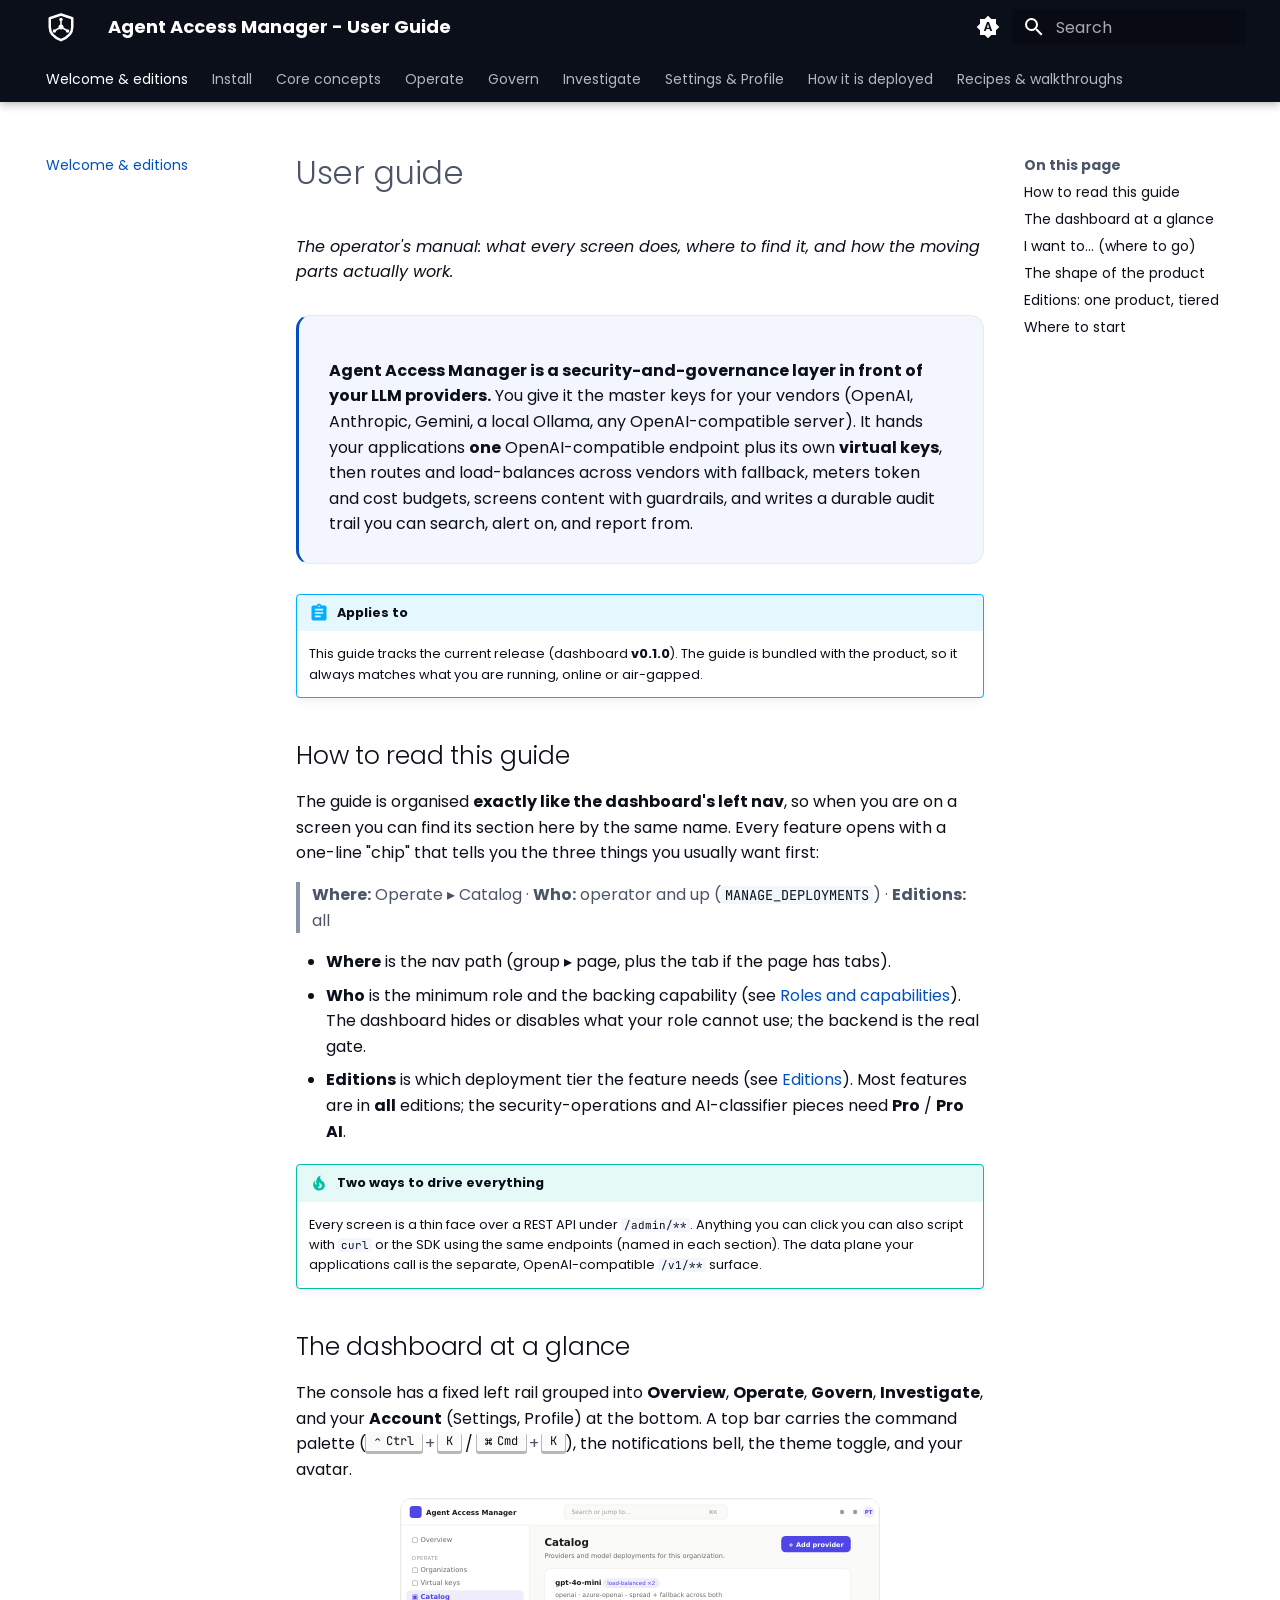
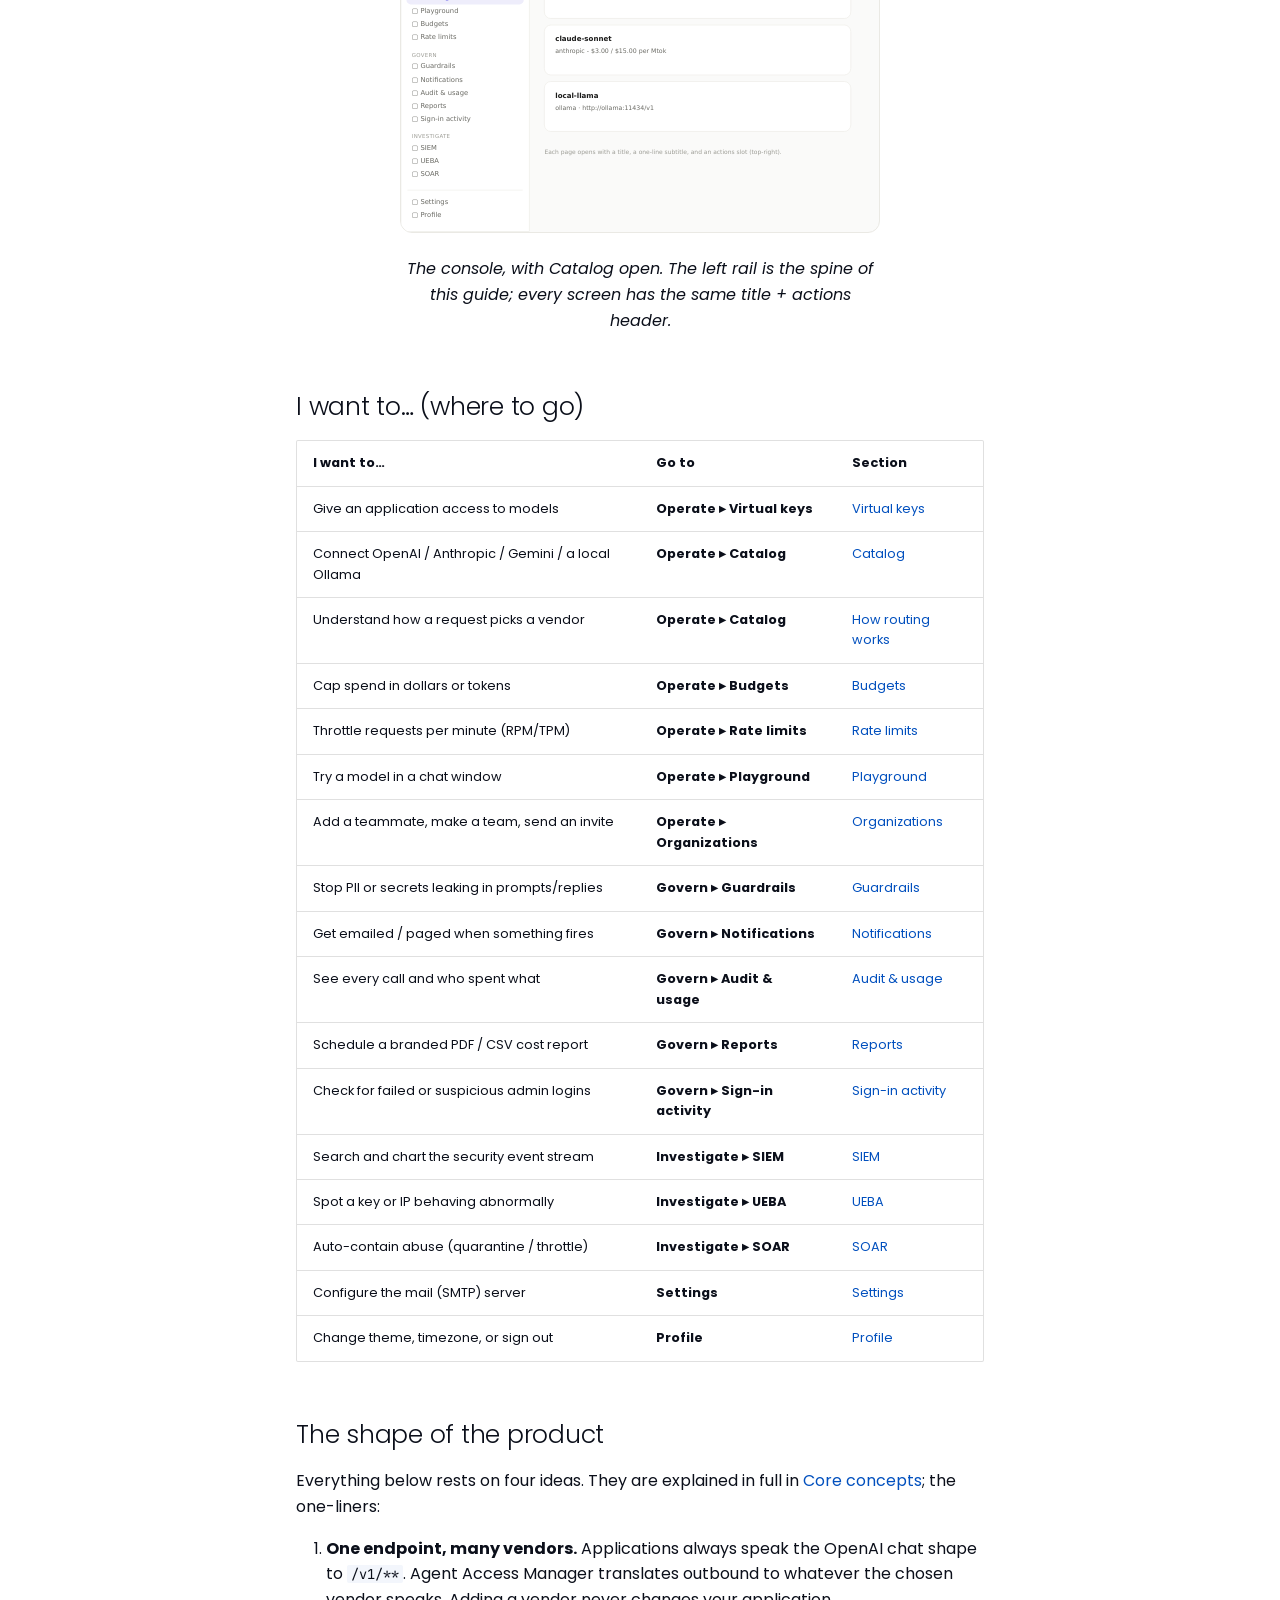
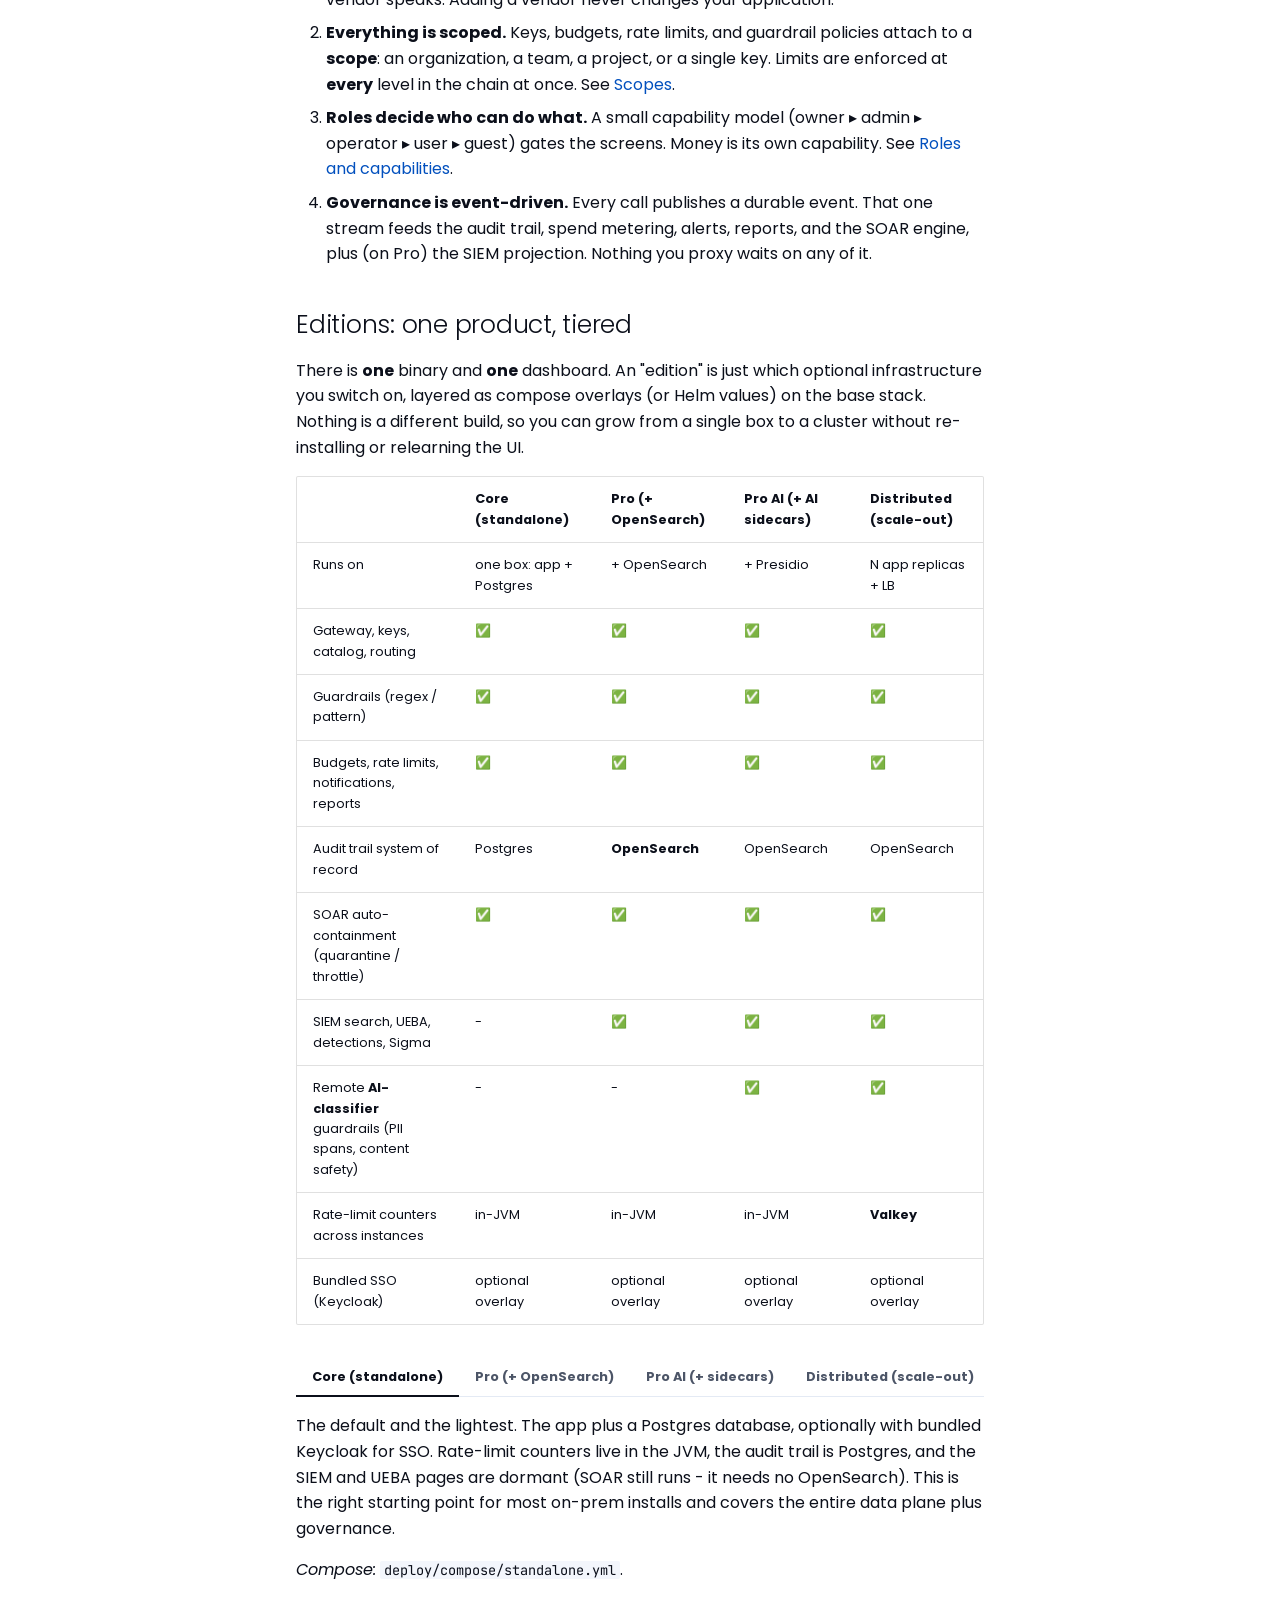
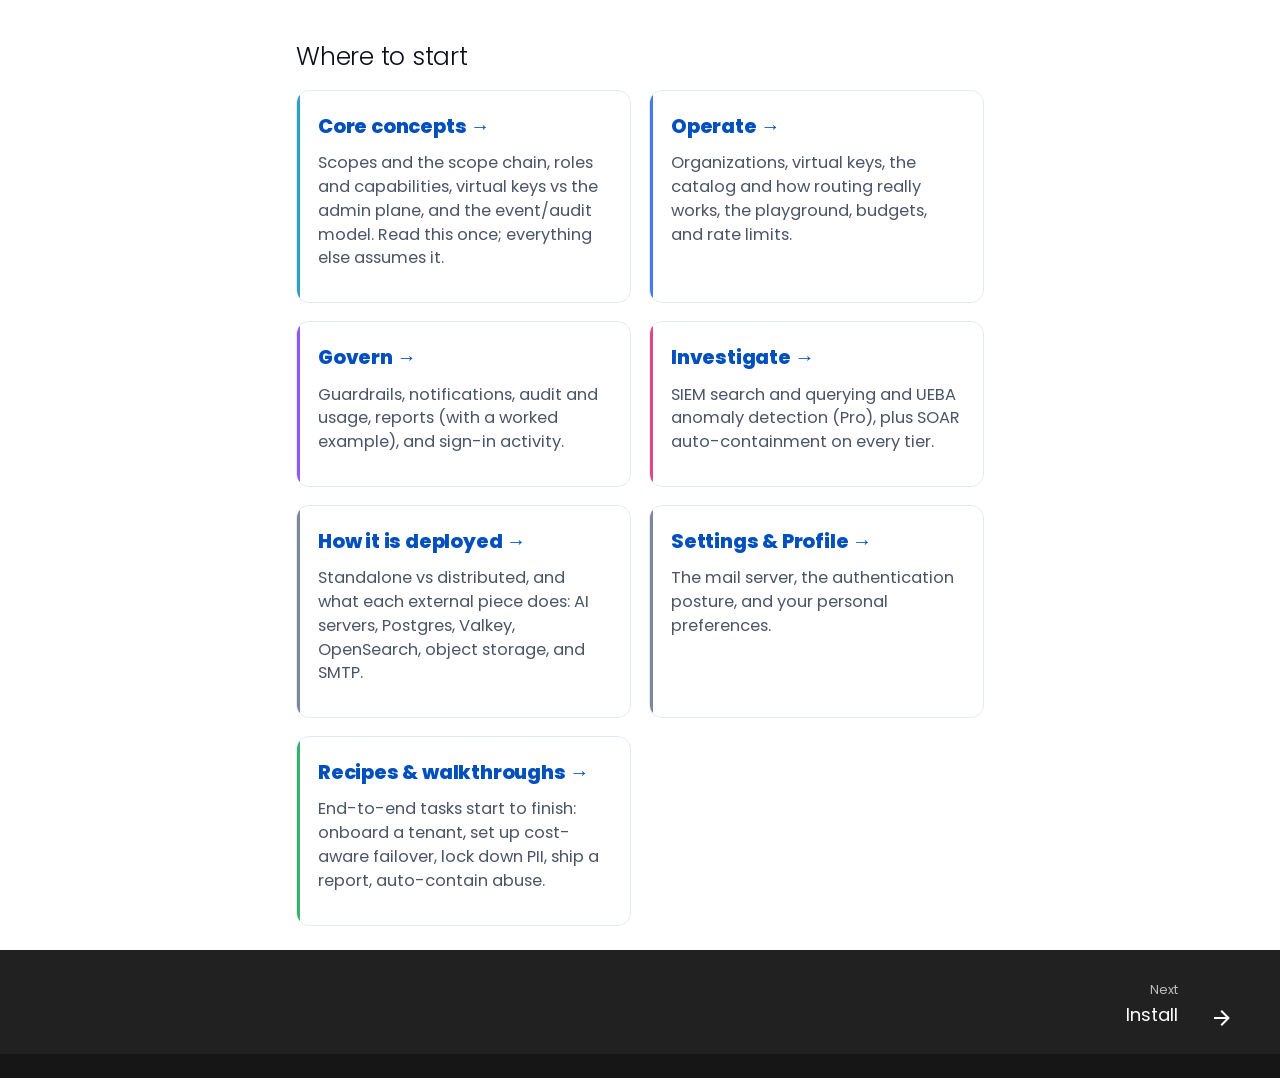
<file: index.html>
<!doctype html>
<html lang="en" class="no-js">
  <head>
    
      <meta charset="utf-8">
      <meta name="viewport" content="width=device-width,initial-scale=1">
      
        <meta name="description" content="The Agent Access Manager operator's manual: every dashboard screen, how the gateway routes, meters, and guards, the editions, and end-to-end recipes.">
      
      
        <meta name="author" content="AethosHub">
      
      
      
      
        <link rel="next" href="install.html">
      
      
        
      
      
      <link rel="icon" href="assets/aam-mark-blue.svg">
      <meta name="generator" content="mkdocs-1.6.1, mkdocs-material-9.7.7">
    
    
      
        <title>Agent Access Manager - User Guide</title>
      
    
    
      <link rel="stylesheet" href="assets/stylesheets/main.ec1eaa64.min.css">
      
        
        <link rel="stylesheet" href="assets/stylesheets/palette.ab4e12ef.min.css">
      
      


    
    
      
    
    
      
        
        
        <link rel="preconnect" href="https://fonts.gstatic.com" crossorigin>
        <link rel="stylesheet" href="https://fonts.googleapis.com/css?family=Poppins:300,300i,400,400i,700,700i%7CJetBrains+Mono:400,400i,700,700i&display=fallback">
        <style>:root{--md-text-font:"Poppins";--md-code-font:"JetBrains Mono"}</style>
      
    
    
      <link rel="stylesheet" href="stylesheets/extra.css">
    
    <script>__md_scope=new URL(".",location),__md_hash=e=>[...e].reduce(((e,_)=>(e<<5)-e+_.charCodeAt(0)),0),__md_get=(e,_=localStorage,t=__md_scope)=>JSON.parse(_.getItem(t.pathname+"."+e)),__md_set=(e,_,t=localStorage,a=__md_scope)=>{try{t.setItem(a.pathname+"."+e,JSON.stringify(_))}catch(e){}}</script>
    
      

    
    
  </head>
  
  
    
    
      
    
    
    
    
    <body dir="ltr" data-md-color-scheme="default" data-md-color-primary="indigo" data-md-color-accent="indigo">
  
    
    <input class="md-toggle" data-md-toggle="drawer" type="checkbox" id="__drawer" autocomplete="off">
    <input class="md-toggle" data-md-toggle="search" type="checkbox" id="__search" autocomplete="off">
    <label class="md-overlay" for="__drawer"></label>
    <div data-md-component="skip">
      
        
        <a href="#user-guide" class="md-skip">
          Skip to content
        </a>
      
    </div>
    <div data-md-component="announce">
      
    </div>
    
    
      

  

<header class="md-header md-header--shadow md-header--lifted" data-md-component="header">
  <nav class="md-header__inner md-grid" aria-label="Header">
    <a href="index.html" title="Agent Access Manager - User Guide" class="md-header__button md-logo" aria-label="Agent Access Manager - User Guide" data-md-component="logo">
      
  <img src="assets/aam-mark-white.svg" alt="logo">

    </a>
    <label class="md-header__button md-icon" for="__drawer">
      
      <svg xmlns="http://www.w3.org/2000/svg" viewBox="0 0 24 24"><path d="M3 6h18v2H3zm0 5h18v2H3zm0 5h18v2H3z"/></svg>
    </label>
    <div class="md-header__title" data-md-component="header-title">
      <div class="md-header__ellipsis">
        <div class="md-header__topic">
          <span class="md-ellipsis">
            Agent Access Manager - User Guide
          </span>
        </div>
        <div class="md-header__topic" data-md-component="header-topic">
          <span class="md-ellipsis">
            
              Welcome & editions
            
          </span>
        </div>
      </div>
    </div>
    
      
        <form class="md-header__option" data-md-component="palette">
  
    
    
    
    <input class="md-option" data-md-color-media="(prefers-color-scheme)" data-md-color-scheme="default" data-md-color-primary="indigo" data-md-color-accent="indigo"  aria-label="Follow system theme"  type="radio" name="__palette" id="__palette_0">
    
      <label class="md-header__button md-icon" title="Follow system theme" for="__palette_1" hidden>
        <svg xmlns="http://www.w3.org/2000/svg" viewBox="0 0 24 24"><path d="m14.3 16-.7-2h-3.2l-.7 2H7.8L11 7h2l3.2 9zM20 8.69V4h-4.69L12 .69 8.69 4H4v4.69L.69 12 4 15.31V20h4.69L12 23.31 15.31 20H20v-4.69L23.31 12zm-9.15 3.96h2.3L12 9z"/></svg>
      </label>
    
  
    
    
    
    <input class="md-option" data-md-color-media="(prefers-color-scheme: light)" data-md-color-scheme="default" data-md-color-primary="custom" data-md-color-accent="custom"  aria-label="Switch to dark mode"  type="radio" name="__palette" id="__palette_1">
    
      <label class="md-header__button md-icon" title="Switch to dark mode" for="__palette_2" hidden>
        <svg xmlns="http://www.w3.org/2000/svg" viewBox="0 0 24 24"><path d="M12 8a4 4 0 0 0-4 4 4 4 0 0 0 4 4 4 4 0 0 0 4-4 4 4 0 0 0-4-4m0 10a6 6 0 0 1-6-6 6 6 0 0 1 6-6 6 6 0 0 1 6 6 6 6 0 0 1-6 6m8-9.31V4h-4.69L12 .69 8.69 4H4v4.69L.69 12 4 15.31V20h4.69L12 23.31 15.31 20H20v-4.69L23.31 12z"/></svg>
      </label>
    
  
    
    
    
    <input class="md-option" data-md-color-media="(prefers-color-scheme: dark)" data-md-color-scheme="slate" data-md-color-primary="custom" data-md-color-accent="custom"  aria-label="Switch to light mode"  type="radio" name="__palette" id="__palette_2">
    
      <label class="md-header__button md-icon" title="Switch to light mode" for="__palette_0" hidden>
        <svg xmlns="http://www.w3.org/2000/svg" viewBox="0 0 24 24"><path d="M12 18c-.89 0-1.74-.2-2.5-.55C11.56 16.5 13 14.42 13 12s-1.44-4.5-3.5-5.45C10.26 6.2 11.11 6 12 6a6 6 0 0 1 6 6 6 6 0 0 1-6 6m8-9.31V4h-4.69L12 .69 8.69 4H4v4.69L.69 12 4 15.31V20h4.69L12 23.31 15.31 20H20v-4.69L23.31 12z"/></svg>
      </label>
    
  
</form>
      
    
    
      <script>var palette=__md_get("__palette");if(palette&&palette.color){if("(prefers-color-scheme)"===palette.color.media){var media=matchMedia("(prefers-color-scheme: light)"),input=document.querySelector(media.matches?"[data-md-color-media='(prefers-color-scheme: light)']":"[data-md-color-media='(prefers-color-scheme: dark)']");palette.color.media=input.getAttribute("data-md-color-media"),palette.color.scheme=input.getAttribute("data-md-color-scheme"),palette.color.primary=input.getAttribute("data-md-color-primary"),palette.color.accent=input.getAttribute("data-md-color-accent")}for(var[key,value]of Object.entries(palette.color))document.body.setAttribute("data-md-color-"+key,value)}</script>
    
    
    
      
      
        <label class="md-header__button md-icon" for="__search">
          
          <svg xmlns="http://www.w3.org/2000/svg" viewBox="0 0 24 24"><path d="M9.5 3A6.5 6.5 0 0 1 16 9.5c0 1.61-.59 3.09-1.56 4.23l.27.27h.79l5 5-1.5 1.5-5-5v-.79l-.27-.27A6.52 6.52 0 0 1 9.5 16 6.5 6.5 0 0 1 3 9.5 6.5 6.5 0 0 1 9.5 3m0 2C7 5 5 7 5 9.5S7 14 9.5 14 14 12 14 9.5 12 5 9.5 5"/></svg>
        </label>
        <div class="md-search" data-md-component="search" role="dialog">
  <label class="md-search__overlay" for="__search"></label>
  <div class="md-search__inner" role="search">
    <form class="md-search__form" name="search">
      <input type="text" class="md-search__input" name="query" aria-label="Search" placeholder="Search" autocapitalize="off" autocorrect="off" autocomplete="off" spellcheck="false" data-md-component="search-query" required>
      <label class="md-search__icon md-icon" for="__search">
        
        <svg xmlns="http://www.w3.org/2000/svg" viewBox="0 0 24 24"><path d="M9.5 3A6.5 6.5 0 0 1 16 9.5c0 1.61-.59 3.09-1.56 4.23l.27.27h.79l5 5-1.5 1.5-5-5v-.79l-.27-.27A6.52 6.52 0 0 1 9.5 16 6.5 6.5 0 0 1 3 9.5 6.5 6.5 0 0 1 9.5 3m0 2C7 5 5 7 5 9.5S7 14 9.5 14 14 12 14 9.5 12 5 9.5 5"/></svg>
        
        <svg xmlns="http://www.w3.org/2000/svg" viewBox="0 0 24 24"><path d="M20 11v2H8l5.5 5.5-1.42 1.42L4.16 12l7.92-7.92L13.5 5.5 8 11z"/></svg>
      </label>
      <nav class="md-search__options" aria-label="Search">
        
          <a href="javascript:void(0)" class="md-search__icon md-icon" title="Share" aria-label="Share" data-clipboard data-clipboard-text="" data-md-component="search-share" tabindex="-1">
            
            <svg xmlns="http://www.w3.org/2000/svg" viewBox="0 0 24 24"><path d="M18 16.08c-.76 0-1.44.3-1.96.77L8.91 12.7c.05-.23.09-.46.09-.7s-.04-.47-.09-.7l7.05-4.11c.54.5 1.25.81 2.04.81a3 3 0 0 0 3-3 3 3 0 0 0-3-3 3 3 0 0 0-3 3c0 .24.04.47.09.7L8.04 9.81C7.5 9.31 6.79 9 6 9a3 3 0 0 0-3 3 3 3 0 0 0 3 3c.79 0 1.5-.31 2.04-.81l7.12 4.15c-.05.21-.08.43-.08.66 0 1.61 1.31 2.91 2.92 2.91s2.92-1.3 2.92-2.91A2.92 2.92 0 0 0 18 16.08"/></svg>
          </a>
        
        <button type="reset" class="md-search__icon md-icon" title="Clear" aria-label="Clear" tabindex="-1">
          
          <svg xmlns="http://www.w3.org/2000/svg" viewBox="0 0 24 24"><path d="M19 6.41 17.59 5 12 10.59 6.41 5 5 6.41 10.59 12 5 17.59 6.41 19 12 13.41 17.59 19 19 17.59 13.41 12z"/></svg>
        </button>
      </nav>
      
        <div class="md-search__suggest" data-md-component="search-suggest"></div>
      
    </form>
    <div class="md-search__output">
      <div class="md-search__scrollwrap" tabindex="0" data-md-scrollfix>
        <div class="md-search-result" data-md-component="search-result">
          <div class="md-search-result__meta">
            Initializing search
          </div>
          <ol class="md-search-result__list" role="presentation"></ol>
        </div>
      </div>
    </div>
  </div>
</div>
      
    
    
  </nav>
  
    
      
<nav class="md-tabs" aria-label="Tabs" data-md-component="tabs">
  <div class="md-grid">
    <ul class="md-tabs__list">
      
        
  
  
  
    
  
  
    <li class="md-tabs__item md-tabs__item--active">
      <a href="index.html" class="md-tabs__link">
        
  
  
    
  
  Welcome & editions

      </a>
    </li>
  

      
        
  
  
  
  
    <li class="md-tabs__item">
      <a href="install.html" class="md-tabs__link">
        
  
  
    
  
  Install

      </a>
    </li>
  

      
        
  
  
  
  
    <li class="md-tabs__item">
      <a href="concepts.html" class="md-tabs__link">
        
  
  
    
  
  Core concepts

      </a>
    </li>
  

      
        
  
  
  
  
    <li class="md-tabs__item">
      <a href="operate.html" class="md-tabs__link">
        
  
  
    
  
  Operate

      </a>
    </li>
  

      
        
  
  
  
  
    <li class="md-tabs__item">
      <a href="govern.html" class="md-tabs__link">
        
  
  
    
  
  Govern

      </a>
    </li>
  

      
        
  
  
  
  
    <li class="md-tabs__item">
      <a href="investigate.html" class="md-tabs__link">
        
  
  
    
  
  Investigate

      </a>
    </li>
  

      
        
  
  
  
  
    <li class="md-tabs__item">
      <a href="account.html" class="md-tabs__link">
        
  
  
    
  
  Settings & Profile

      </a>
    </li>
  

      
        
  
  
  
  
    <li class="md-tabs__item">
      <a href="deployment.html" class="md-tabs__link">
        
  
  
    
  
  How it is deployed

      </a>
    </li>
  

      
        
  
  
  
  
    <li class="md-tabs__item">
      <a href="recipes.html" class="md-tabs__link">
        
  
  
    
  
  Recipes & walkthroughs

      </a>
    </li>
  

      
    </ul>
  </div>
</nav>
    
  
</header>
    
    <div class="md-container" data-md-component="container">
      
      
        
      
      <main class="md-main" data-md-component="main">
        <div class="md-main__inner md-grid">
          
            
              
              <div class="md-sidebar md-sidebar--primary" data-md-component="sidebar" data-md-type="navigation" >
                <div class="md-sidebar__scrollwrap">
                  <div class="md-sidebar__inner">
                    


  


<nav class="md-nav md-nav--primary md-nav--lifted" aria-label="Navigation" data-md-level="0">
  <label class="md-nav__title" for="__drawer">
    <a href="index.html" title="Agent Access Manager - User Guide" class="md-nav__button md-logo" aria-label="Agent Access Manager - User Guide" data-md-component="logo">
      
  <img src="assets/aam-mark-white.svg" alt="logo">

    </a>
    Agent Access Manager - User Guide
  </label>
  
  <ul class="md-nav__list" data-md-scrollfix>
    
      
      
  
  
    
  
  
  
    <li class="md-nav__item md-nav__item--active">
      
      <input class="md-nav__toggle md-toggle" type="checkbox" id="__toc">
      
      
        
      
      
        <label class="md-nav__link md-nav__link--active" for="__toc">
          
  
  
  <span class="md-ellipsis">
    
  
    Welcome & editions
  

    
  </span>
  
  

          <span class="md-nav__icon md-icon"></span>
        </label>
      
      <a href="index.html" class="md-nav__link md-nav__link--active">
        
  
  
  <span class="md-ellipsis">
    
  
    Welcome & editions
  

    
  </span>
  
  

      </a>
      
        

  

<nav class="md-nav md-nav--secondary" aria-label="On this page">
  
  
  
    
  
  
    <label class="md-nav__title" for="__toc">
      <span class="md-nav__icon md-icon"></span>
      On this page
    </label>
    <ul class="md-nav__list" data-md-component="toc" data-md-scrollfix>
      
        <li class="md-nav__item">
  <a href="#how-to-read-this-guide" class="md-nav__link">
    <span class="md-ellipsis">
      
        How to read this guide
      
    </span>
  </a>
  
</li>
      
        <li class="md-nav__item">
  <a href="#the-dashboard-at-a-glance" class="md-nav__link">
    <span class="md-ellipsis">
      
        The dashboard at a glance
      
    </span>
  </a>
  
</li>
      
        <li class="md-nav__item">
  <a href="#i-want-to-where-to-go" class="md-nav__link">
    <span class="md-ellipsis">
      
        I want to… (where to go)
      
    </span>
  </a>
  
</li>
      
        <li class="md-nav__item">
  <a href="#the-shape-of-the-product" class="md-nav__link">
    <span class="md-ellipsis">
      
        The shape of the product
      
    </span>
  </a>
  
</li>
      
        <li class="md-nav__item">
  <a href="#editions-one-product-tiered" class="md-nav__link">
    <span class="md-ellipsis">
      
        Editions: one product, tiered
      
    </span>
  </a>
  
</li>
      
        <li class="md-nav__item">
  <a href="#where-to-start" class="md-nav__link">
    <span class="md-ellipsis">
      
        Where to start
      
    </span>
  </a>
  
</li>
      
    </ul>
  
</nav>
      
    </li>
  

    
      
      
  
  
  
  
    <li class="md-nav__item">
      <a href="install.html" class="md-nav__link">
        
  
  
  <span class="md-ellipsis">
    
  
    Install
  

    
  </span>
  
  

      </a>
    </li>
  

    
      
      
  
  
  
  
    <li class="md-nav__item">
      <a href="concepts.html" class="md-nav__link">
        
  
  
  <span class="md-ellipsis">
    
  
    Core concepts
  

    
  </span>
  
  

      </a>
    </li>
  

    
      
      
  
  
  
  
    <li class="md-nav__item">
      <a href="operate.html" class="md-nav__link">
        
  
  
  <span class="md-ellipsis">
    
  
    Operate
  

    
  </span>
  
  

      </a>
    </li>
  

    
      
      
  
  
  
  
    <li class="md-nav__item">
      <a href="govern.html" class="md-nav__link">
        
  
  
  <span class="md-ellipsis">
    
  
    Govern
  

    
  </span>
  
  

      </a>
    </li>
  

    
      
      
  
  
  
  
    <li class="md-nav__item">
      <a href="investigate.html" class="md-nav__link">
        
  
  
  <span class="md-ellipsis">
    
  
    Investigate
  

    
  </span>
  
  

      </a>
    </li>
  

    
      
      
  
  
  
  
    <li class="md-nav__item">
      <a href="account.html" class="md-nav__link">
        
  
  
  <span class="md-ellipsis">
    
  
    Settings & Profile
  

    
  </span>
  
  

      </a>
    </li>
  

    
      
      
  
  
  
  
    <li class="md-nav__item">
      <a href="deployment.html" class="md-nav__link">
        
  
  
  <span class="md-ellipsis">
    
  
    How it is deployed
  

    
  </span>
  
  

      </a>
    </li>
  

    
      
      
  
  
  
  
    <li class="md-nav__item">
      <a href="recipes.html" class="md-nav__link">
        
  
  
  <span class="md-ellipsis">
    
  
    Recipes & walkthroughs
  

    
  </span>
  
  

      </a>
    </li>
  

    
  </ul>
</nav>
                  </div>
                </div>
              </div>
            
            
              
              <div class="md-sidebar md-sidebar--secondary" data-md-component="sidebar" data-md-type="toc" >
                <div class="md-sidebar__scrollwrap">
                  <div class="md-sidebar__inner">
                    

  

<nav class="md-nav md-nav--secondary" aria-label="On this page">
  
  
  
    
  
  
    <label class="md-nav__title" for="__toc">
      <span class="md-nav__icon md-icon"></span>
      On this page
    </label>
    <ul class="md-nav__list" data-md-component="toc" data-md-scrollfix>
      
        <li class="md-nav__item">
  <a href="#how-to-read-this-guide" class="md-nav__link">
    <span class="md-ellipsis">
      
        How to read this guide
      
    </span>
  </a>
  
</li>
      
        <li class="md-nav__item">
  <a href="#the-dashboard-at-a-glance" class="md-nav__link">
    <span class="md-ellipsis">
      
        The dashboard at a glance
      
    </span>
  </a>
  
</li>
      
        <li class="md-nav__item">
  <a href="#i-want-to-where-to-go" class="md-nav__link">
    <span class="md-ellipsis">
      
        I want to… (where to go)
      
    </span>
  </a>
  
</li>
      
        <li class="md-nav__item">
  <a href="#the-shape-of-the-product" class="md-nav__link">
    <span class="md-ellipsis">
      
        The shape of the product
      
    </span>
  </a>
  
</li>
      
        <li class="md-nav__item">
  <a href="#editions-one-product-tiered" class="md-nav__link">
    <span class="md-ellipsis">
      
        Editions: one product, tiered
      
    </span>
  </a>
  
</li>
      
        <li class="md-nav__item">
  <a href="#where-to-start" class="md-nav__link">
    <span class="md-ellipsis">
      
        Where to start
      
    </span>
  </a>
  
</li>
      
    </ul>
  
</nav>
                  </div>
                </div>
              </div>
            
          
          
            <div class="md-content" data-md-component="content">
              
              <article class="md-content__inner md-typeset">
                
                  



<h1 id="user-guide">User guide<a class="headerlink" href="#user-guide" title="Permanent link">&para;</a></h1>
<p><em>The operator's manual: what every screen does, where to find it, and how the moving parts actually work.</em></p>
<div class="aim-band">
<p><strong>Agent Access Manager is a security-and-governance layer in front of your LLM providers.</strong> You give it the master keys for your vendors (OpenAI, Anthropic, Gemini, a local Ollama, any OpenAI-compatible server). It hands your applications <strong>one</strong> OpenAI-compatible endpoint plus its own <strong>virtual keys</strong>, then routes and load-balances across vendors with fallback, meters token and cost budgets, screens content with guardrails, and writes a durable audit trail you can search, alert on, and report from.</p>
</div>
<div class="admonition abstract">
<p class="admonition-title">Applies to</p>
<p>This guide tracks the current release (dashboard <strong>v0.1.0</strong>). The guide is bundled with the product, so it always matches what you are running, online or air-gapped.</p>
</div>
<h2 id="how-to-read-this-guide">How to read this guide<a class="headerlink" href="#how-to-read-this-guide" title="Permanent link">&para;</a></h2>
<p>The guide is organised <strong>exactly like the dashboard's left nav</strong>, so when you are on a screen you can find its section here by the same name. Every feature opens with a one-line "chip" that tells you the three things you usually want first:</p>
<blockquote>
<p><strong>Where:</strong> Operate ▸ Catalog · <strong>Who:</strong> operator and up (<code>MANAGE_DEPLOYMENTS</code>) · <strong>Editions:</strong> all</p>
</blockquote>
<ul>
<li><strong>Where</strong> is the nav path (group ▸ page, plus the tab if the page has tabs).</li>
<li><strong>Who</strong> is the minimum role and the backing capability (see <a href="concepts.html#roles-and-capabilities">Roles and capabilities</a>). The dashboard hides or disables what your role cannot use; the backend is the real gate.</li>
<li><strong>Editions</strong> is which deployment tier the feature needs (see <a href="#editions-one-product-tiered">Editions</a>). Most features are in <strong>all</strong> editions; the security-operations and AI-classifier pieces need <strong>Pro</strong> / <strong>Pro AI</strong>.</li>
</ul>
<div class="admonition tip">
<p class="admonition-title">Two ways to drive everything</p>
<p>Every screen is a thin face over a REST API under <code>/admin/**</code>. Anything you can click you can also script with <code>curl</code> or the SDK using the same endpoints (named in each section). The data plane your applications call is the separate, OpenAI-compatible <code>/v1/**</code> surface.</p>
</div>
<h2 id="the-dashboard-at-a-glance">The dashboard at a glance<a class="headerlink" href="#the-dashboard-at-a-glance" title="Permanent link">&para;</a></h2>
<p>The console has a fixed left rail grouped into <strong>Overview</strong>, <strong>Operate</strong>, <strong>Govern</strong>, <strong>Investigate</strong>, and your <strong>Account</strong> (Settings, Profile) at the bottom. A top bar carries the command palette (<span class="keys"><kbd class="key-control">Ctrl</kbd><span>+</span><kbd class="key-k">K</kbd></span> / <span class="keys"><kbd class="key-command">Cmd</kbd><span>+</span><kbd class="key-k">K</kbd></span>), the notifications bell, the theme toggle, and your avatar.</p>
<figure>
<svg viewBox="0 0 880 612" role="img" aria-label="Dashboard navigation map" xmlns="http://www.w3.org/2000/svg" style="width:100%;height:auto;border:1px solid #EAE9E4;border-radius:12px;background:#FAFAF9;font-family:Inter,Segoe UI,system-ui,sans-serif">
  <!-- topbar -->
  <rect x="0" y="0" width="880" height="48" fill="#FFFFFF" stroke="#EAE9E4"/>
  <rect x="16" y="13" width="22" height="22" rx="6" fill="#4F46E5"/>
  <text x="46" y="29" font-size="13" font-weight="600" fill="#1B1B1A">Agent Access Manager</text>
  <rect x="300" y="11" width="300" height="26" rx="7" fill="#FAFAF9" stroke="#EAE9E4"/>
  <text x="314" y="28" font-size="11" fill="#9D9D96">Search or jump to…</text>
  <text x="566" y="27" font-size="10" fill="#9D9D96">⌘K</text>
  <circle cx="812" cy="24" r="4" fill="#9D9D96"/><circle cx="836" cy="24" r="4" fill="#9D9D96"/>
  <circle cx="861" cy="24" r="11" fill="#EEEDFB"/><text x="861" y="28" font-size="10" font-weight="600" fill="#4F46E5" text-anchor="middle">PT</text>
  <!-- sidebar -->
  <rect x="0" y="48" width="236" height="564" fill="#FFFFFF" stroke="#EAE9E4"/>
  <!-- Overview -->
  <text x="20" y="80" font-size="12.5" fill="#6B6B65">▢  Overview</text>
  <!-- Operate -->
  <text x="20" y="112" font-size="10" letter-spacing="0.5" fill="#9D9D96">OPERATE</text>
  <text x="20" y="134" font-size="12.5" fill="#6B6B65">▢  Organizations</text>
  <text x="20" y="158" font-size="12.5" fill="#6B6B65">▢  Virtual keys</text>
  <rect x="10" y="168" width="216" height="26" rx="8" fill="#EEEDFB"/>
  <text x="20" y="185" font-size="12.5" font-weight="600" fill="#4F46E5">▣  Catalog</text>
  <text x="20" y="210" font-size="12.5" fill="#6B6B65">▢  Playground</text>
  <text x="20" y="234" font-size="12.5" fill="#6B6B65">▢  Budgets</text>
  <text x="20" y="258" font-size="12.5" fill="#6B6B65">▢  Rate limits</text>
  <!-- Govern -->
  <text x="20" y="290" font-size="10" letter-spacing="0.5" fill="#9D9D96">GOVERN</text>
  <text x="20" y="312" font-size="12.5" fill="#6B6B65">▢  Guardrails</text>
  <text x="20" y="336" font-size="12.5" fill="#6B6B65">▢  Notifications</text>
  <text x="20" y="360" font-size="12.5" fill="#6B6B65">▢  Audit &amp; usage</text>
  <text x="20" y="384" font-size="12.5" fill="#6B6B65">▢  Reports</text>
  <text x="20" y="408" font-size="12.5" fill="#6B6B65">▢  Sign-in activity</text>
  <!-- Investigate -->
  <text x="20" y="440" font-size="10" letter-spacing="0.5" fill="#9D9D96">INVESTIGATE</text>
  <text x="20" y="462" font-size="12.5" fill="#6B6B65">▢  SIEM</text>
  <text x="20" y="486" font-size="12.5" fill="#6B6B65">▢  UEBA</text>
  <text x="20" y="510" font-size="12.5" fill="#6B6B65">▢  SOAR</text>
  <!-- account -->
  <line x1="12" y1="536" x2="224" y2="536" stroke="#EAE9E4"/>
  <text x="20" y="562" font-size="12.5" fill="#6B6B65">▢  Settings</text>
  <text x="20" y="586" font-size="12.5" fill="#6B6B65">▢  Profile</text>
  <!-- content region -->
  <text x="264" y="86" font-size="19" font-weight="600" fill="#1B1B1A">Catalog</text>
  <text x="264" y="108" font-size="12" fill="#6B6B65">Providers and model deployments for this organization.</text>
  <rect x="700" y="68" width="128" height="30" rx="8" fill="#4F46E5"/>
  <text x="764" y="88" font-size="12" font-weight="600" fill="#FFFFFF" text-anchor="middle">+ Add provider</text>
  <rect x="264" y="128" width="564" height="92" rx="12" fill="#FFFFFF" stroke="#EAE9E4"/>
  <rect x="264" y="232" width="564" height="92" rx="12" fill="#FFFFFF" stroke="#EAE9E4"/>
  <rect x="264" y="336" width="564" height="92" rx="12" fill="#FFFFFF" stroke="#EAE9E4"/>
  <text x="284" y="158" font-size="13" font-weight="600" fill="#1B1B1A">gpt-4o-mini</text>
  <rect x="372" y="146" width="104" height="18" rx="9" fill="#EEEDFB"/><text x="424" y="159" font-size="10" fill="#4F46E5" text-anchor="middle">load-balanced ×2</text>
  <text x="284" y="180" font-size="11.5" fill="#6B6B65">openai · azure-openai - spread + fallback across both</text>
  <text x="284" y="262" font-size="13" font-weight="600" fill="#1B1B1A">claude-sonnet</text>
  <text x="284" y="284" font-size="11.5" fill="#6B6B65">anthropic - $3.00 / $15.00 per Mtok</text>
  <text x="284" y="366" font-size="13" font-weight="600" fill="#1B1B1A">local-llama</text>
  <text x="284" y="388" font-size="11.5" fill="#6B6B65">ollama · http://ollama:11434/v1</text>
  <text x="264" y="470" font-size="11" fill="#9D9D96">Each page opens with a title, a one-line subtitle, and an actions slot (top-right).</text>
</svg>
<figcaption><em>The console, with Catalog open. The left rail is the spine of this guide; every screen has the same title + actions header.</em></figcaption>
</figure>

<h2 id="i-want-to-where-to-go">I want to… (where to go)<a class="headerlink" href="#i-want-to-where-to-go" title="Permanent link">&para;</a></h2>
<table>
<thead>
<tr>
<th>I want to…</th>
<th>Go to</th>
<th>Section</th>
</tr>
</thead>
<tbody>
<tr>
<td>Give an application access to models</td>
<td><strong>Operate ▸ Virtual keys</strong></td>
<td><a href="operate.html#virtual-keys">Virtual keys</a></td>
</tr>
<tr>
<td>Connect OpenAI / Anthropic / Gemini / a local Ollama</td>
<td><strong>Operate ▸ Catalog</strong></td>
<td><a href="operate.html#catalog-providers-deployments-and-routing">Catalog</a></td>
</tr>
<tr>
<td>Understand how a request picks a vendor</td>
<td><strong>Operate ▸ Catalog</strong></td>
<td><a href="operate.html#how-routing-works-the-hidden-engine">How routing works</a></td>
</tr>
<tr>
<td>Cap spend in dollars or tokens</td>
<td><strong>Operate ▸ Budgets</strong></td>
<td><a href="operate.html#budgets">Budgets</a></td>
</tr>
<tr>
<td>Throttle requests per minute (RPM/TPM)</td>
<td><strong>Operate ▸ Rate limits</strong></td>
<td><a href="operate.html#rate-limits">Rate limits</a></td>
</tr>
<tr>
<td>Try a model in a chat window</td>
<td><strong>Operate ▸ Playground</strong></td>
<td><a href="operate.html#playground">Playground</a></td>
</tr>
<tr>
<td>Add a teammate, make a team, send an invite</td>
<td><strong>Operate ▸ Organizations</strong></td>
<td><a href="operate.html#organizations">Organizations</a></td>
</tr>
<tr>
<td>Stop PII or secrets leaking in prompts/replies</td>
<td><strong>Govern ▸ Guardrails</strong></td>
<td><a href="govern.html#guardrails">Guardrails</a></td>
</tr>
<tr>
<td>Get emailed / paged when something fires</td>
<td><strong>Govern ▸ Notifications</strong></td>
<td><a href="govern.html#notifications">Notifications</a></td>
</tr>
<tr>
<td>See every call and who spent what</td>
<td><strong>Govern ▸ Audit &amp; usage</strong></td>
<td><a href="govern.html#audit-usage">Audit &amp; usage</a></td>
</tr>
<tr>
<td>Schedule a branded PDF / CSV cost report</td>
<td><strong>Govern ▸ Reports</strong></td>
<td><a href="govern.html#reports">Reports</a></td>
</tr>
<tr>
<td>Check for failed or suspicious admin logins</td>
<td><strong>Govern ▸ Sign-in activity</strong></td>
<td><a href="govern.html#sign-in-activity">Sign-in activity</a></td>
</tr>
<tr>
<td>Search and chart the security event stream</td>
<td><strong>Investigate ▸ SIEM</strong></td>
<td><a href="investigate.html#siem">SIEM</a></td>
</tr>
<tr>
<td>Spot a key or IP behaving abnormally</td>
<td><strong>Investigate ▸ UEBA</strong></td>
<td><a href="investigate.html#ueba">UEBA</a></td>
</tr>
<tr>
<td>Auto-contain abuse (quarantine / throttle)</td>
<td><strong>Investigate ▸ SOAR</strong></td>
<td><a href="investigate.html#soar">SOAR</a></td>
</tr>
<tr>
<td>Configure the mail (SMTP) server</td>
<td><strong>Settings</strong></td>
<td><a href="account.html#settings">Settings</a></td>
</tr>
<tr>
<td>Change theme, timezone, or sign out</td>
<td><strong>Profile</strong></td>
<td><a href="account.html#profile">Profile</a></td>
</tr>
</tbody>
</table>
<h2 id="the-shape-of-the-product">The shape of the product<a class="headerlink" href="#the-shape-of-the-product" title="Permanent link">&para;</a></h2>
<p>Everything below rests on four ideas. They are explained in full in <a href="concepts.html">Core concepts</a>; the one-liners:</p>
<ol>
<li><strong>One endpoint, many vendors.</strong> Applications always speak the OpenAI chat shape to <code>/v1/**</code>. Agent Access Manager translates outbound to whatever the chosen vendor speaks. Adding a vendor never changes your application.</li>
<li><strong>Everything is scoped.</strong> Keys, budgets, rate limits, and guardrail policies attach to a <strong>scope</strong>: an organization, a team, a project, or a single key. Limits are enforced at <strong>every</strong> level in the chain at once. See <a href="concepts.html#scopes-and-the-scope-chain">Scopes</a>.</li>
<li><strong>Roles decide who can do what.</strong> A small capability model (owner ▸ admin ▸ operator ▸ user ▸ guest) gates the screens. Money is its own capability. See <a href="concepts.html#roles-and-capabilities">Roles and capabilities</a>.</li>
<li><strong>Governance is event-driven.</strong> Every call publishes a durable event. That one stream feeds the audit trail, spend metering, alerts, reports, and the SOAR engine, plus (on Pro) the SIEM projection. Nothing you proxy waits on any of it.</li>
</ol>
<h2 id="editions-one-product-tiered">Editions: one product, tiered<a class="headerlink" href="#editions-one-product-tiered" title="Permanent link">&para;</a></h2>
<p>There is <strong>one</strong> binary and <strong>one</strong> dashboard. An "edition" is just which optional infrastructure you switch on, layered as compose overlays (or Helm values) on the base stack. Nothing is a different build, so you can grow from a single box to a cluster without re-installing or relearning the UI.</p>
<table>
<thead>
<tr>
<th></th>
<th><strong>Core</strong> (standalone)</th>
<th><strong>Pro</strong> (+ OpenSearch)</th>
<th><strong>Pro AI</strong> (+ AI sidecars)</th>
<th><strong>Distributed</strong> (scale-out)</th>
</tr>
</thead>
<tbody>
<tr>
<td>Runs on</td>
<td>one box: app + Postgres</td>
<td>+ OpenSearch</td>
<td>+ Presidio</td>
<td>N app replicas + LB</td>
</tr>
<tr>
<td>Gateway, keys, catalog, routing</td>
<td>✅</td>
<td>✅</td>
<td>✅</td>
<td>✅</td>
</tr>
<tr>
<td>Guardrails (regex / pattern)</td>
<td>✅</td>
<td>✅</td>
<td>✅</td>
<td>✅</td>
</tr>
<tr>
<td>Budgets, rate limits, notifications, reports</td>
<td>✅</td>
<td>✅</td>
<td>✅</td>
<td>✅</td>
</tr>
<tr>
<td>Audit trail system of record</td>
<td>Postgres</td>
<td><strong>OpenSearch</strong></td>
<td>OpenSearch</td>
<td>OpenSearch</td>
</tr>
<tr>
<td>SOAR auto-containment (quarantine / throttle)</td>
<td>✅</td>
<td>✅</td>
<td>✅</td>
<td>✅</td>
</tr>
<tr>
<td>SIEM search, UEBA, detections, Sigma</td>
<td>-</td>
<td>✅</td>
<td>✅</td>
<td>✅</td>
</tr>
<tr>
<td>Remote <strong>AI-classifier</strong> guardrails (PII spans, content safety)</td>
<td>-</td>
<td>-</td>
<td>✅</td>
<td>✅</td>
</tr>
<tr>
<td>Rate-limit counters across instances</td>
<td>in-JVM</td>
<td>in-JVM</td>
<td>in-JVM</td>
<td><strong>Valkey</strong></td>
</tr>
<tr>
<td>Bundled SSO (Keycloak)</td>
<td>optional overlay</td>
<td>optional overlay</td>
<td>optional overlay</td>
<td>optional overlay</td>
</tr>
</tbody>
</table>
<div class="tabbed-set tabbed-alternate" data-tabs="1:4"><input checked="checked" id="__tabbed_1_1" name="__tabbed_1" type="radio" /><input id="__tabbed_1_2" name="__tabbed_1" type="radio" /><input id="__tabbed_1_3" name="__tabbed_1" type="radio" /><input id="__tabbed_1_4" name="__tabbed_1" type="radio" /><div class="tabbed-labels"><label for="__tabbed_1_1">Core (standalone)</label><label for="__tabbed_1_2">Pro (+ OpenSearch)</label><label for="__tabbed_1_3">Pro AI (+ sidecars)</label><label for="__tabbed_1_4">Distributed (scale-out)</label></div>
<div class="tabbed-content">
<div class="tabbed-block">
<p>The default and the lightest. The app plus a Postgres database, optionally with bundled Keycloak for SSO. Rate-limit counters live in the JVM, the audit trail is Postgres, and the SIEM and UEBA pages are dormant (SOAR still runs - it needs no OpenSearch). This is the right starting point for most on-prem installs and covers the entire data plane plus governance.</p>
<p><em>Compose:</em> <code>deploy/compose/standalone.yml</code>.</p>
</div>
<div class="tabbed-block">
<p>Adds an OpenSearch cluster. This turns on the rest of the <strong>Investigate</strong> group (SIEM event search, UEBA anomaly detection, detection + Sigma rules - SOAR already ran without it) and promotes OpenSearch to the <strong>audit system of record</strong>, so the audit trail is searchable, retained longer, and snapshot-archivable. The dashboard is identical; the Investigate pages light up.</p>
<p><em>Compose:</em> <code>standalone.yml</code> + <code>standalone.pro.yml</code>.</p>
</div>
<div class="tabbed-block">
<p>Adds the local AI sidecar for guardrails: <strong>Presidio</strong> (PII entity spans, redactable), so guardrails can do semantic PII detection rather than only regex, and no data leaves the box. It also unlocks the <em>remote</em> detector kinds generally, including a content-safety guard (<strong>Llama Guard</strong>-class) that you host and point a detector at - that one is not bundled, because a small guard model on a shared box screens too slowly and is evaded by padding.</p>
<p><em>Compose:</em> + <code>standalone.ai.yml</code>.</p>
</div>
<div class="tabbed-block">
<p>The <code>gateway</code> data plane is stateless, so it scales horizontally behind a load balancer. Shared state moves to <strong>Valkey</strong> (the hot rate-limit counters and config-change broadcasts) and OpenSearch (the SIEM projection). A single instance owns the scheduled maintenance via a cluster lock. Single-host multi-replica uses <code>deploy/compose/distributed.yml</code>; multi-machine uses the Helm chart.</p>
<p>See <a href="deployment.html">How Agent Access Manager is deployed</a> for the full infrastructure picture (Postgres, Valkey, OpenSearch, object storage, SMTP, AI servers).</p>
</div>
</div>
</div>
<h2 id="where-to-start">Where to start<a class="headerlink" href="#where-to-start" title="Permanent link">&para;</a></h2>
<div class="aim-grid">
  <a class="aim-mod" href="concepts.html" style="--mod-accent:#0891b2">
    <div class="top"><span class="name">Core concepts →</span></div>
    <p class="desc">Scopes and the scope chain, roles and capabilities, virtual keys vs the admin plane, and the event/audit model. Read this once; everything else assumes it.</p>
  </a>
  <a class="aim-mod" href="operate.html" style="--mod-accent:#2563eb">
    <div class="top"><span class="name">Operate →</span></div>
    <p class="desc">Organizations, virtual keys, the catalog and how routing really works, the playground, budgets, and rate limits.</p>
  </a>
  <a class="aim-mod" href="govern.html" style="--mod-accent:#7c3aed">
    <div class="top"><span class="name">Govern →</span></div>
    <p class="desc">Guardrails, notifications, audit and usage, reports (with a worked example), and sign-in activity.</p>
  </a>
  <a class="aim-mod" href="investigate.html" style="--mod-accent:#db2777">
    <div class="top"><span class="name">Investigate →</span></div>
    <p class="desc">SIEM search and querying and UEBA anomaly detection (Pro), plus SOAR auto-containment on every tier.</p>
  </a>
  <a class="aim-mod" href="deployment.html" style="--mod-accent:#64748b">
    <div class="top"><span class="name">How it is deployed →</span></div>
    <p class="desc">Standalone vs distributed, and what each external piece does: AI servers, Postgres, Valkey, OpenSearch, object storage, and SMTP.</p>
  </a>
  <a class="aim-mod" href="account.html" style="--mod-accent:#64748b">
    <div class="top"><span class="name">Settings & Profile →</span></div>
    <p class="desc">The mail server, the authentication posture, and your personal preferences.</p>
  </a>
  <a class="aim-mod" href="recipes.html" style="--mod-accent:#16a34a">
    <div class="top"><span class="name">Recipes & walkthroughs →</span></div>
    <p class="desc">End-to-end tasks start to finish: onboard a tenant, set up cost-aware failover, lock down PII, ship a report, auto-contain abuse.</p>
  </a>
</div>












                
              </article>
            </div>
          
          
  <script>var tabs=__md_get("__tabs");if(Array.isArray(tabs))e:for(var set of document.querySelectorAll(".tabbed-set")){var labels=set.querySelector(".tabbed-labels");for(var tab of tabs)for(var label of labels.getElementsByTagName("label"))if(label.innerText.trim()===tab){var input=document.getElementById(label.htmlFor);input.checked=!0;continue e}}</script>

<script>var target=document.getElementById(location.hash.slice(1));target&&target.name&&(target.checked=target.name.startsWith("__tabbed_"))</script>
        </div>
        
          <button type="button" class="md-top md-icon" data-md-component="top" hidden>
  
  <svg xmlns="http://www.w3.org/2000/svg" viewBox="0 0 24 24"><path d="M13 20h-2V8l-5.5 5.5-1.42-1.42L12 4.16l7.92 7.92-1.42 1.42L13 8z"/></svg>
  Back to top
</button>
        
      </main>
      
        <footer class="md-footer">
  
    
      
      <nav class="md-footer__inner md-grid" aria-label="Footer" >
        
        
          
          <a href="install.html" class="md-footer__link md-footer__link--next" aria-label="Next: Install">
            <div class="md-footer__title">
              <span class="md-footer__direction">
                Next
              </span>
              <div class="md-ellipsis">
                Install
              </div>
            </div>
            <div class="md-footer__button md-icon">
              
              <svg xmlns="http://www.w3.org/2000/svg" viewBox="0 0 24 24"><path d="M4 11v2h12l-5.5 5.5 1.42 1.42L19.84 12l-7.92-7.92L10.5 5.5 16 11z"/></svg>
            </div>
          </a>
        
      </nav>
    
  
  <div class="md-footer-meta md-typeset">
    <div class="md-footer-meta__inner md-grid">
      <div class="md-copyright">
  
  
</div>
      
    </div>
  </div>
</footer>
      
    </div>
    <div class="md-dialog" data-md-component="dialog">
      <div class="md-dialog__inner md-typeset"></div>
    </div>
    
    
    
      
      
      <script id="__config" type="application/json">{"annotate": null, "base": ".", "features": ["navigation.tabs", "navigation.tabs.sticky", "navigation.sections", "navigation.expand", "navigation.top", "navigation.indexes", "navigation.footer", "navigation.tracking", "toc.follow", "search.suggest", "search.highlight", "search.share", "content.code.copy", "content.code.annotate", "content.tabs.link", "content.tooltips"], "search": "assets/javascripts/workers/search.2c215733.min.js", "tags": null, "translations": {"clipboard.copied": "Copied to clipboard", "clipboard.copy": "Copy to clipboard", "search.result.more.one": "1 more on this page", "search.result.more.other": "# more on this page", "search.result.none": "No matching documents", "search.result.one": "1 matching document", "search.result.other": "# matching documents", "search.result.placeholder": "Type to start searching", "search.result.term.missing": "Missing", "select.version": "Select version"}, "version": null}</script>
    
    
      <script src="assets/javascripts/bundle.d7400e89.min.js"></script>
      
        <script src="javascripts/mermaid.min.js"></script>
      
        <script src="javascripts/extra.js"></script>
      
    
  </body>
</html>
</file>
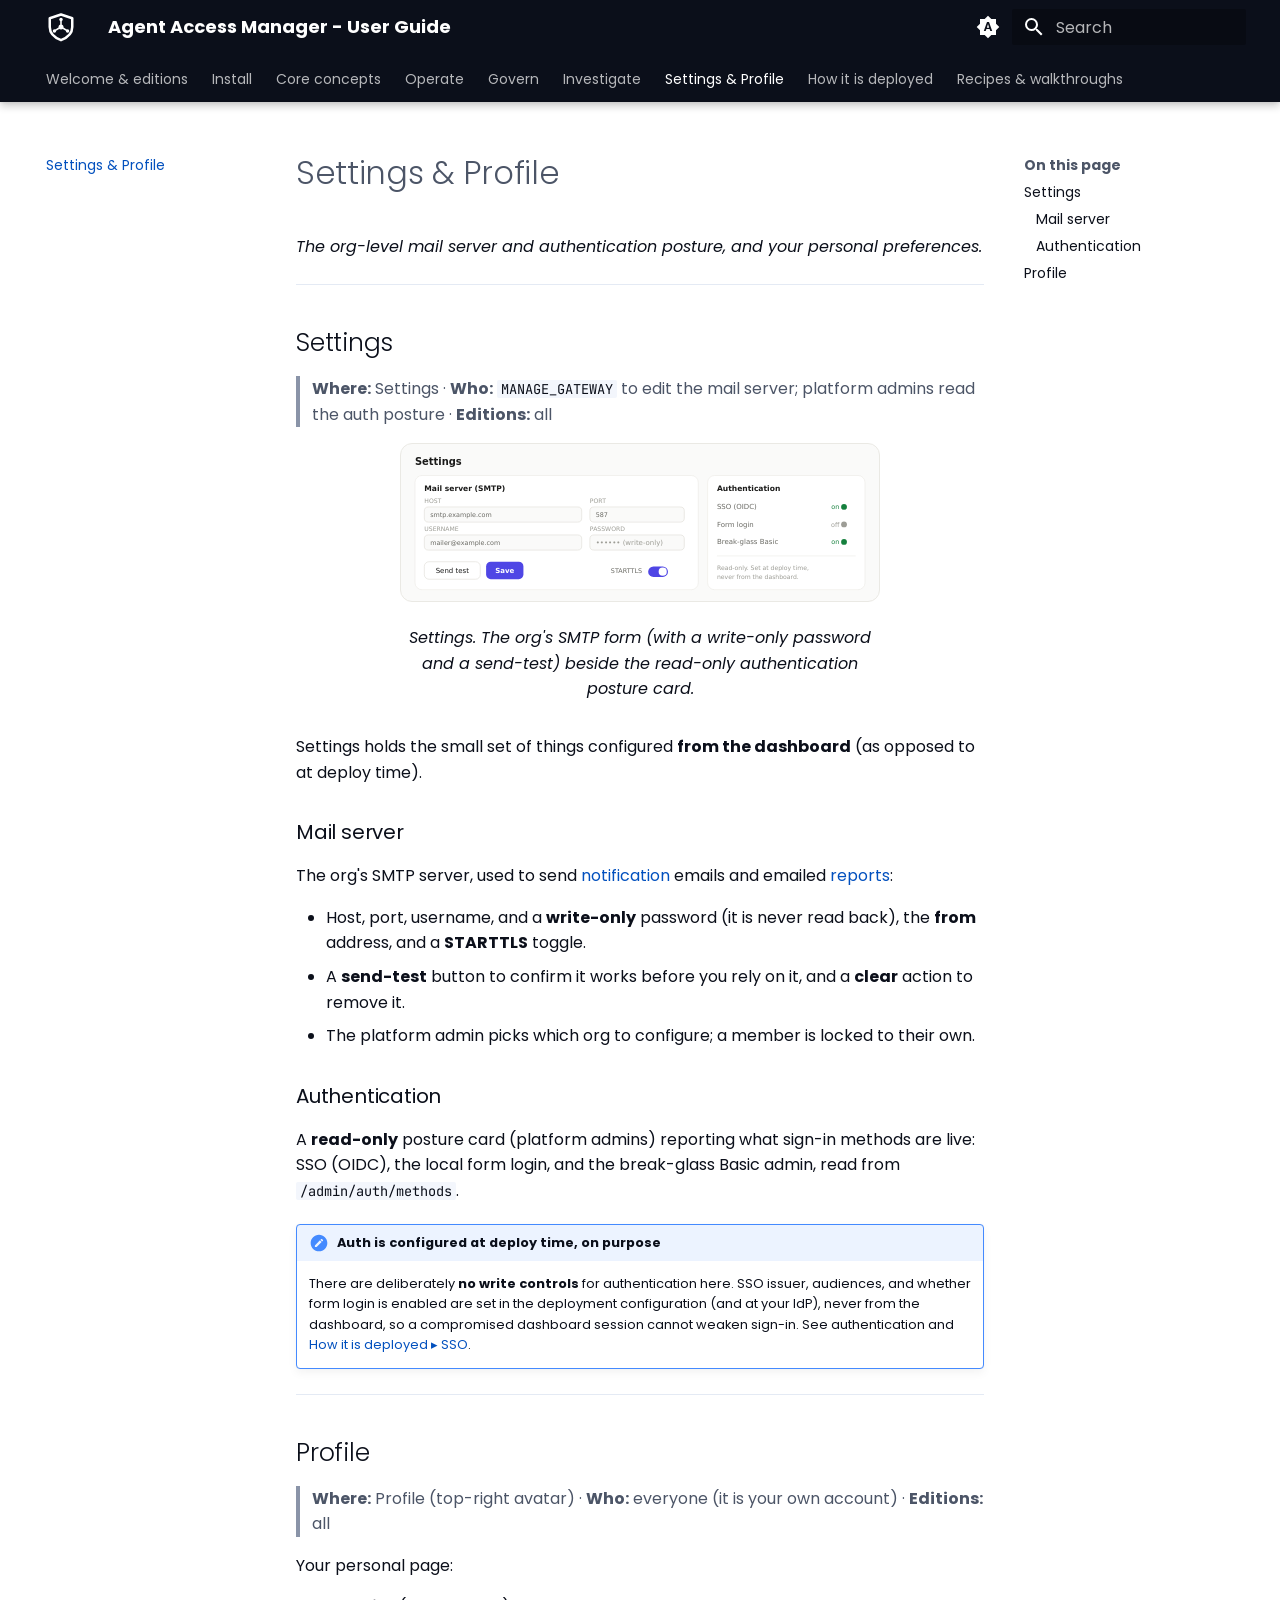
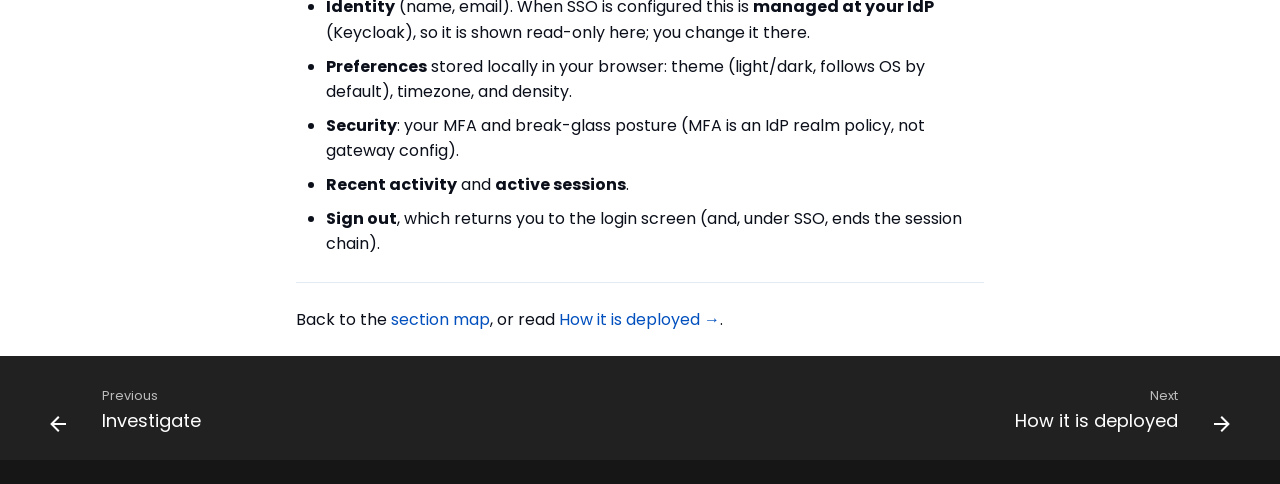
<file: account.html>
<!doctype html>
<html lang="en" class="no-js">
  <head>
    
      <meta charset="utf-8">
      <meta name="viewport" content="width=device-width,initial-scale=1">
      
        <meta name="description" content="The Agent Access Manager operator's manual: every dashboard screen, how the gateway routes, meters, and guards, the editions, and end-to-end recipes.">
      
      
        <meta name="author" content="AethosHub">
      
      
      
        <link rel="prev" href="investigate.html">
      
      
        <link rel="next" href="deployment.html">
      
      
        
      
      
      <link rel="icon" href="assets/aam-mark-blue.svg">
      <meta name="generator" content="mkdocs-1.6.1, mkdocs-material-9.7.7">
    
    
      
        <title>Settings & Profile - Agent Access Manager - User Guide</title>
      
    
    
      <link rel="stylesheet" href="assets/stylesheets/main.ec1eaa64.min.css">
      
        
        <link rel="stylesheet" href="assets/stylesheets/palette.ab4e12ef.min.css">
      
      


    
    
      
    
    
      
        
        
        <link rel="preconnect" href="https://fonts.gstatic.com" crossorigin>
        <link rel="stylesheet" href="https://fonts.googleapis.com/css?family=Poppins:300,300i,400,400i,700,700i%7CJetBrains+Mono:400,400i,700,700i&display=fallback">
        <style>:root{--md-text-font:"Poppins";--md-code-font:"JetBrains Mono"}</style>
      
    
    
      <link rel="stylesheet" href="stylesheets/extra.css">
    
    <script>__md_scope=new URL(".",location),__md_hash=e=>[...e].reduce(((e,_)=>(e<<5)-e+_.charCodeAt(0)),0),__md_get=(e,_=localStorage,t=__md_scope)=>JSON.parse(_.getItem(t.pathname+"."+e)),__md_set=(e,_,t=localStorage,a=__md_scope)=>{try{t.setItem(a.pathname+"."+e,JSON.stringify(_))}catch(e){}}</script>
    
      

    
    
  </head>
  
  
    
    
      
    
    
    
    
    <body dir="ltr" data-md-color-scheme="default" data-md-color-primary="indigo" data-md-color-accent="indigo">
  
    
    <input class="md-toggle" data-md-toggle="drawer" type="checkbox" id="__drawer" autocomplete="off">
    <input class="md-toggle" data-md-toggle="search" type="checkbox" id="__search" autocomplete="off">
    <label class="md-overlay" for="__drawer"></label>
    <div data-md-component="skip">
      
        
        <a href="#settings-profile" class="md-skip">
          Skip to content
        </a>
      
    </div>
    <div data-md-component="announce">
      
    </div>
    
    
      

  

<header class="md-header md-header--shadow md-header--lifted" data-md-component="header">
  <nav class="md-header__inner md-grid" aria-label="Header">
    <a href="index.html" title="Agent Access Manager - User Guide" class="md-header__button md-logo" aria-label="Agent Access Manager - User Guide" data-md-component="logo">
      
  <img src="assets/aam-mark-white.svg" alt="logo">

    </a>
    <label class="md-header__button md-icon" for="__drawer">
      
      <svg xmlns="http://www.w3.org/2000/svg" viewBox="0 0 24 24"><path d="M3 6h18v2H3zm0 5h18v2H3zm0 5h18v2H3z"/></svg>
    </label>
    <div class="md-header__title" data-md-component="header-title">
      <div class="md-header__ellipsis">
        <div class="md-header__topic">
          <span class="md-ellipsis">
            Agent Access Manager - User Guide
          </span>
        </div>
        <div class="md-header__topic" data-md-component="header-topic">
          <span class="md-ellipsis">
            
              Settings & Profile
            
          </span>
        </div>
      </div>
    </div>
    
      
        <form class="md-header__option" data-md-component="palette">
  
    
    
    
    <input class="md-option" data-md-color-media="(prefers-color-scheme)" data-md-color-scheme="default" data-md-color-primary="indigo" data-md-color-accent="indigo"  aria-label="Follow system theme"  type="radio" name="__palette" id="__palette_0">
    
      <label class="md-header__button md-icon" title="Follow system theme" for="__palette_1" hidden>
        <svg xmlns="http://www.w3.org/2000/svg" viewBox="0 0 24 24"><path d="m14.3 16-.7-2h-3.2l-.7 2H7.8L11 7h2l3.2 9zM20 8.69V4h-4.69L12 .69 8.69 4H4v4.69L.69 12 4 15.31V20h4.69L12 23.31 15.31 20H20v-4.69L23.31 12zm-9.15 3.96h2.3L12 9z"/></svg>
      </label>
    
  
    
    
    
    <input class="md-option" data-md-color-media="(prefers-color-scheme: light)" data-md-color-scheme="default" data-md-color-primary="custom" data-md-color-accent="custom"  aria-label="Switch to dark mode"  type="radio" name="__palette" id="__palette_1">
    
      <label class="md-header__button md-icon" title="Switch to dark mode" for="__palette_2" hidden>
        <svg xmlns="http://www.w3.org/2000/svg" viewBox="0 0 24 24"><path d="M12 8a4 4 0 0 0-4 4 4 4 0 0 0 4 4 4 4 0 0 0 4-4 4 4 0 0 0-4-4m0 10a6 6 0 0 1-6-6 6 6 0 0 1 6-6 6 6 0 0 1 6 6 6 6 0 0 1-6 6m8-9.31V4h-4.69L12 .69 8.69 4H4v4.69L.69 12 4 15.31V20h4.69L12 23.31 15.31 20H20v-4.69L23.31 12z"/></svg>
      </label>
    
  
    
    
    
    <input class="md-option" data-md-color-media="(prefers-color-scheme: dark)" data-md-color-scheme="slate" data-md-color-primary="custom" data-md-color-accent="custom"  aria-label="Switch to light mode"  type="radio" name="__palette" id="__palette_2">
    
      <label class="md-header__button md-icon" title="Switch to light mode" for="__palette_0" hidden>
        <svg xmlns="http://www.w3.org/2000/svg" viewBox="0 0 24 24"><path d="M12 18c-.89 0-1.74-.2-2.5-.55C11.56 16.5 13 14.42 13 12s-1.44-4.5-3.5-5.45C10.26 6.2 11.11 6 12 6a6 6 0 0 1 6 6 6 6 0 0 1-6 6m8-9.31V4h-4.69L12 .69 8.69 4H4v4.69L.69 12 4 15.31V20h4.69L12 23.31 15.31 20H20v-4.69L23.31 12z"/></svg>
      </label>
    
  
</form>
      
    
    
      <script>var palette=__md_get("__palette");if(palette&&palette.color){if("(prefers-color-scheme)"===palette.color.media){var media=matchMedia("(prefers-color-scheme: light)"),input=document.querySelector(media.matches?"[data-md-color-media='(prefers-color-scheme: light)']":"[data-md-color-media='(prefers-color-scheme: dark)']");palette.color.media=input.getAttribute("data-md-color-media"),palette.color.scheme=input.getAttribute("data-md-color-scheme"),palette.color.primary=input.getAttribute("data-md-color-primary"),palette.color.accent=input.getAttribute("data-md-color-accent")}for(var[key,value]of Object.entries(palette.color))document.body.setAttribute("data-md-color-"+key,value)}</script>
    
    
    
      
      
        <label class="md-header__button md-icon" for="__search">
          
          <svg xmlns="http://www.w3.org/2000/svg" viewBox="0 0 24 24"><path d="M9.5 3A6.5 6.5 0 0 1 16 9.5c0 1.61-.59 3.09-1.56 4.23l.27.27h.79l5 5-1.5 1.5-5-5v-.79l-.27-.27A6.52 6.52 0 0 1 9.5 16 6.5 6.5 0 0 1 3 9.5 6.5 6.5 0 0 1 9.5 3m0 2C7 5 5 7 5 9.5S7 14 9.5 14 14 12 14 9.5 12 5 9.5 5"/></svg>
        </label>
        <div class="md-search" data-md-component="search" role="dialog">
  <label class="md-search__overlay" for="__search"></label>
  <div class="md-search__inner" role="search">
    <form class="md-search__form" name="search">
      <input type="text" class="md-search__input" name="query" aria-label="Search" placeholder="Search" autocapitalize="off" autocorrect="off" autocomplete="off" spellcheck="false" data-md-component="search-query" required>
      <label class="md-search__icon md-icon" for="__search">
        
        <svg xmlns="http://www.w3.org/2000/svg" viewBox="0 0 24 24"><path d="M9.5 3A6.5 6.5 0 0 1 16 9.5c0 1.61-.59 3.09-1.56 4.23l.27.27h.79l5 5-1.5 1.5-5-5v-.79l-.27-.27A6.52 6.52 0 0 1 9.5 16 6.5 6.5 0 0 1 3 9.5 6.5 6.5 0 0 1 9.5 3m0 2C7 5 5 7 5 9.5S7 14 9.5 14 14 12 14 9.5 12 5 9.5 5"/></svg>
        
        <svg xmlns="http://www.w3.org/2000/svg" viewBox="0 0 24 24"><path d="M20 11v2H8l5.5 5.5-1.42 1.42L4.16 12l7.92-7.92L13.5 5.5 8 11z"/></svg>
      </label>
      <nav class="md-search__options" aria-label="Search">
        
          <a href="javascript:void(0)" class="md-search__icon md-icon" title="Share" aria-label="Share" data-clipboard data-clipboard-text="" data-md-component="search-share" tabindex="-1">
            
            <svg xmlns="http://www.w3.org/2000/svg" viewBox="0 0 24 24"><path d="M18 16.08c-.76 0-1.44.3-1.96.77L8.91 12.7c.05-.23.09-.46.09-.7s-.04-.47-.09-.7l7.05-4.11c.54.5 1.25.81 2.04.81a3 3 0 0 0 3-3 3 3 0 0 0-3-3 3 3 0 0 0-3 3c0 .24.04.47.09.7L8.04 9.81C7.5 9.31 6.79 9 6 9a3 3 0 0 0-3 3 3 3 0 0 0 3 3c.79 0 1.5-.31 2.04-.81l7.12 4.15c-.05.21-.08.43-.08.66 0 1.61 1.31 2.91 2.92 2.91s2.92-1.3 2.92-2.91A2.92 2.92 0 0 0 18 16.08"/></svg>
          </a>
        
        <button type="reset" class="md-search__icon md-icon" title="Clear" aria-label="Clear" tabindex="-1">
          
          <svg xmlns="http://www.w3.org/2000/svg" viewBox="0 0 24 24"><path d="M19 6.41 17.59 5 12 10.59 6.41 5 5 6.41 10.59 12 5 17.59 6.41 19 12 13.41 17.59 19 19 17.59 13.41 12z"/></svg>
        </button>
      </nav>
      
        <div class="md-search__suggest" data-md-component="search-suggest"></div>
      
    </form>
    <div class="md-search__output">
      <div class="md-search__scrollwrap" tabindex="0" data-md-scrollfix>
        <div class="md-search-result" data-md-component="search-result">
          <div class="md-search-result__meta">
            Initializing search
          </div>
          <ol class="md-search-result__list" role="presentation"></ol>
        </div>
      </div>
    </div>
  </div>
</div>
      
    
    
  </nav>
  
    
      
<nav class="md-tabs" aria-label="Tabs" data-md-component="tabs">
  <div class="md-grid">
    <ul class="md-tabs__list">
      
        
  
  
  
  
    <li class="md-tabs__item">
      <a href="index.html" class="md-tabs__link">
        
  
  
    
  
  Welcome & editions

      </a>
    </li>
  

      
        
  
  
  
  
    <li class="md-tabs__item">
      <a href="install.html" class="md-tabs__link">
        
  
  
    
  
  Install

      </a>
    </li>
  

      
        
  
  
  
  
    <li class="md-tabs__item">
      <a href="concepts.html" class="md-tabs__link">
        
  
  
    
  
  Core concepts

      </a>
    </li>
  

      
        
  
  
  
  
    <li class="md-tabs__item">
      <a href="operate.html" class="md-tabs__link">
        
  
  
    
  
  Operate

      </a>
    </li>
  

      
        
  
  
  
  
    <li class="md-tabs__item">
      <a href="govern.html" class="md-tabs__link">
        
  
  
    
  
  Govern

      </a>
    </li>
  

      
        
  
  
  
  
    <li class="md-tabs__item">
      <a href="investigate.html" class="md-tabs__link">
        
  
  
    
  
  Investigate

      </a>
    </li>
  

      
        
  
  
  
    
  
  
    <li class="md-tabs__item md-tabs__item--active">
      <a href="account.html" class="md-tabs__link">
        
  
  
    
  
  Settings & Profile

      </a>
    </li>
  

      
        
  
  
  
  
    <li class="md-tabs__item">
      <a href="deployment.html" class="md-tabs__link">
        
  
  
    
  
  How it is deployed

      </a>
    </li>
  

      
        
  
  
  
  
    <li class="md-tabs__item">
      <a href="recipes.html" class="md-tabs__link">
        
  
  
    
  
  Recipes & walkthroughs

      </a>
    </li>
  

      
    </ul>
  </div>
</nav>
    
  
</header>
    
    <div class="md-container" data-md-component="container">
      
      
        
      
      <main class="md-main" data-md-component="main">
        <div class="md-main__inner md-grid">
          
            
              
              <div class="md-sidebar md-sidebar--primary" data-md-component="sidebar" data-md-type="navigation" >
                <div class="md-sidebar__scrollwrap">
                  <div class="md-sidebar__inner">
                    


  


<nav class="md-nav md-nav--primary md-nav--lifted" aria-label="Navigation" data-md-level="0">
  <label class="md-nav__title" for="__drawer">
    <a href="index.html" title="Agent Access Manager - User Guide" class="md-nav__button md-logo" aria-label="Agent Access Manager - User Guide" data-md-component="logo">
      
  <img src="assets/aam-mark-white.svg" alt="logo">

    </a>
    Agent Access Manager - User Guide
  </label>
  
  <ul class="md-nav__list" data-md-scrollfix>
    
      
      
  
  
  
  
    <li class="md-nav__item">
      <a href="index.html" class="md-nav__link">
        
  
  
  <span class="md-ellipsis">
    
  
    Welcome & editions
  

    
  </span>
  
  

      </a>
    </li>
  

    
      
      
  
  
  
  
    <li class="md-nav__item">
      <a href="install.html" class="md-nav__link">
        
  
  
  <span class="md-ellipsis">
    
  
    Install
  

    
  </span>
  
  

      </a>
    </li>
  

    
      
      
  
  
  
  
    <li class="md-nav__item">
      <a href="concepts.html" class="md-nav__link">
        
  
  
  <span class="md-ellipsis">
    
  
    Core concepts
  

    
  </span>
  
  

      </a>
    </li>
  

    
      
      
  
  
  
  
    <li class="md-nav__item">
      <a href="operate.html" class="md-nav__link">
        
  
  
  <span class="md-ellipsis">
    
  
    Operate
  

    
  </span>
  
  

      </a>
    </li>
  

    
      
      
  
  
  
  
    <li class="md-nav__item">
      <a href="govern.html" class="md-nav__link">
        
  
  
  <span class="md-ellipsis">
    
  
    Govern
  

    
  </span>
  
  

      </a>
    </li>
  

    
      
      
  
  
  
  
    <li class="md-nav__item">
      <a href="investigate.html" class="md-nav__link">
        
  
  
  <span class="md-ellipsis">
    
  
    Investigate
  

    
  </span>
  
  

      </a>
    </li>
  

    
      
      
  
  
    
  
  
  
    <li class="md-nav__item md-nav__item--active">
      
      <input class="md-nav__toggle md-toggle" type="checkbox" id="__toc">
      
      
        
      
      
        <label class="md-nav__link md-nav__link--active" for="__toc">
          
  
  
  <span class="md-ellipsis">
    
  
    Settings & Profile
  

    
  </span>
  
  

          <span class="md-nav__icon md-icon"></span>
        </label>
      
      <a href="account.html" class="md-nav__link md-nav__link--active">
        
  
  
  <span class="md-ellipsis">
    
  
    Settings & Profile
  

    
  </span>
  
  

      </a>
      
        

  

<nav class="md-nav md-nav--secondary" aria-label="On this page">
  
  
  
    
  
  
    <label class="md-nav__title" for="__toc">
      <span class="md-nav__icon md-icon"></span>
      On this page
    </label>
    <ul class="md-nav__list" data-md-component="toc" data-md-scrollfix>
      
        <li class="md-nav__item">
  <a href="#settings" class="md-nav__link">
    <span class="md-ellipsis">
      
        Settings
      
    </span>
  </a>
  
    <nav class="md-nav" aria-label="Settings">
      <ul class="md-nav__list">
        
          <li class="md-nav__item">
  <a href="#mail-server" class="md-nav__link">
    <span class="md-ellipsis">
      
        Mail server
      
    </span>
  </a>
  
</li>
        
          <li class="md-nav__item">
  <a href="#authentication" class="md-nav__link">
    <span class="md-ellipsis">
      
        Authentication
      
    </span>
  </a>
  
</li>
        
      </ul>
    </nav>
  
</li>
      
        <li class="md-nav__item">
  <a href="#profile" class="md-nav__link">
    <span class="md-ellipsis">
      
        Profile
      
    </span>
  </a>
  
</li>
      
    </ul>
  
</nav>
      
    </li>
  

    
      
      
  
  
  
  
    <li class="md-nav__item">
      <a href="deployment.html" class="md-nav__link">
        
  
  
  <span class="md-ellipsis">
    
  
    How it is deployed
  

    
  </span>
  
  

      </a>
    </li>
  

    
      
      
  
  
  
  
    <li class="md-nav__item">
      <a href="recipes.html" class="md-nav__link">
        
  
  
  <span class="md-ellipsis">
    
  
    Recipes & walkthroughs
  

    
  </span>
  
  

      </a>
    </li>
  

    
  </ul>
</nav>
                  </div>
                </div>
              </div>
            
            
              
              <div class="md-sidebar md-sidebar--secondary" data-md-component="sidebar" data-md-type="toc" >
                <div class="md-sidebar__scrollwrap">
                  <div class="md-sidebar__inner">
                    

  

<nav class="md-nav md-nav--secondary" aria-label="On this page">
  
  
  
    
  
  
    <label class="md-nav__title" for="__toc">
      <span class="md-nav__icon md-icon"></span>
      On this page
    </label>
    <ul class="md-nav__list" data-md-component="toc" data-md-scrollfix>
      
        <li class="md-nav__item">
  <a href="#settings" class="md-nav__link">
    <span class="md-ellipsis">
      
        Settings
      
    </span>
  </a>
  
    <nav class="md-nav" aria-label="Settings">
      <ul class="md-nav__list">
        
          <li class="md-nav__item">
  <a href="#mail-server" class="md-nav__link">
    <span class="md-ellipsis">
      
        Mail server
      
    </span>
  </a>
  
</li>
        
          <li class="md-nav__item">
  <a href="#authentication" class="md-nav__link">
    <span class="md-ellipsis">
      
        Authentication
      
    </span>
  </a>
  
</li>
        
      </ul>
    </nav>
  
</li>
      
        <li class="md-nav__item">
  <a href="#profile" class="md-nav__link">
    <span class="md-ellipsis">
      
        Profile
      
    </span>
  </a>
  
</li>
      
    </ul>
  
</nav>
                  </div>
                </div>
              </div>
            
          
          
            <div class="md-content" data-md-component="content">
              
              <article class="md-content__inner md-typeset">
                
                  



<h1 id="settings-profile">Settings &amp; Profile<a class="headerlink" href="#settings-profile" title="Permanent link">&para;</a></h1>
<p><em>The org-level mail server and authentication posture, and your personal preferences.</em></p>
<hr />
<h2 id="settings">Settings<a class="headerlink" href="#settings" title="Permanent link">&para;</a></h2>
<blockquote>
<p><strong>Where:</strong> Settings · <strong>Who:</strong> <code>MANAGE_GATEWAY</code> to edit the mail server; platform admins read the auth posture · <strong>Editions:</strong> all</p>
</blockquote>
<figure>
<svg viewBox="0 0 820 268" role="img" aria-label="Settings page screen map" xmlns="http://www.w3.org/2000/svg" style="width:100%;height:auto;border:1px solid #EAE9E4;border-radius:12px;background:#FAFAF9;font-family:Inter,Segoe UI,system-ui,sans-serif">
  <text x="24" y="36" font-size="17" font-weight="600" fill="#1B1B1A">Settings</text>
  <!-- mail form -->
  <rect x="24" y="54" width="486" height="196" rx="12" fill="#FFFFFF" stroke="#EAE9E4"/>
  <text x="40" y="80" font-size="13" font-weight="600" fill="#1B1B1A">Mail server (SMTP)</text>
  <text x="40" y="102" font-size="10.5" fill="#9D9D96">HOST</text><rect x="40" y="108" width="270" height="26" rx="7" fill="#FAFAF9" stroke="#DCDBD5"/><text x="50" y="125" font-size="11" fill="#6B6B65">smtp.example.com</text>
  <text x="324" y="102" font-size="10.5" fill="#9D9D96">PORT</text><rect x="324" y="108" width="162" height="26" rx="7" fill="#FAFAF9" stroke="#DCDBD5"/><text x="334" y="125" font-size="11" fill="#6B6B65">587</text>
  <text x="40" y="150" font-size="10.5" fill="#9D9D96">USERNAME</text><rect x="40" y="156" width="270" height="26" rx="7" fill="#FAFAF9" stroke="#DCDBD5"/><text x="50" y="173" font-size="11" fill="#6B6B65">mailer@example.com</text>
  <text x="324" y="150" font-size="10.5" fill="#9D9D96">PASSWORD</text><rect x="324" y="156" width="162" height="26" rx="7" fill="#FAFAF9" stroke="#DCDBD5"/><text x="334" y="174" font-size="12" fill="#9D9D96">•••••• (write-only)</text>
  <rect x="40" y="202" width="96" height="30" rx="8" fill="#FFFFFF" stroke="#DCDBD5"/><text x="88" y="222" font-size="12" font-weight="500" fill="#1B1B1A" text-anchor="middle">Send test</text>
  <rect x="146" y="202" width="64" height="30" rx="8" fill="#4F46E5"/><text x="178" y="222" font-size="12" font-weight="600" fill="#FFFFFF" text-anchor="middle">Save</text>
  <text x="360" y="221" font-size="11" fill="#6B6B65">STARTTLS</text>
  <rect x="424" y="210" width="34" height="18" rx="9" fill="#4F46E5"/><circle cx="449" cy="219" r="7" fill="#FFFFFF"/>
  <!-- auth posture -->
  <rect x="526" y="54" width="270" height="196" rx="12" fill="#FFFFFF" stroke="#EAE9E4"/>
  <text x="542" y="80" font-size="13" font-weight="600" fill="#1B1B1A">Authentication</text>
  <text x="542" y="112" font-size="12" fill="#6B6B65">SSO (OIDC)</text><circle cx="760" cy="108" r="5" fill="#15803D"/><text x="752" y="112" font-size="11" fill="#15803D" text-anchor="end">on</text>
  <text x="542" y="142" font-size="12" fill="#6B6B65">Form login</text><circle cx="760" cy="138" r="5" fill="#9D9D96"/><text x="752" y="142" font-size="11" fill="#9D9D96" text-anchor="end">off</text>
  <text x="542" y="172" font-size="12" fill="#6B6B65">Break-glass Basic</text><circle cx="760" cy="168" r="5" fill="#15803D"/><text x="752" y="172" font-size="11" fill="#15803D" text-anchor="end">on</text>
  <line x1="542" y1="192" x2="780" y2="192" stroke="#EAE9E4"/>
  <text x="542" y="216" font-size="10.5" fill="#9D9D96">Read-only. Set at deploy time,</text>
  <text x="542" y="232" font-size="10.5" fill="#9D9D96">never from the dashboard.</text>
</svg>
<figcaption><em>Settings. The org's SMTP form (with a write-only password and a send-test) beside the read-only authentication posture card.</em></figcaption>
</figure>

<p>Settings holds the small set of things configured <strong>from the dashboard</strong> (as opposed to at deploy time).</p>
<h3 id="mail-server">Mail server<a class="headerlink" href="#mail-server" title="Permanent link">&para;</a></h3>
<p>The org's SMTP server, used to send <a href="govern.html#notifications">notification</a> emails and emailed <a href="govern.html#reports">reports</a>:</p>
<ul>
<li>Host, port, username, and a <strong>write-only</strong> password (it is never read back), the <strong>from</strong> address, and a <strong>STARTTLS</strong> toggle.</li>
<li>A <strong>send-test</strong> button to confirm it works before you rely on it, and a <strong>clear</strong> action to remove it.</li>
<li>The platform admin picks which org to configure; a member is locked to their own.</li>
</ul>
<h3 id="authentication">Authentication<a class="headerlink" href="#authentication" title="Permanent link">&para;</a></h3>
<p>A <strong>read-only</strong> posture card (platform admins) reporting what sign-in methods are live: SSO (OIDC), the local form login, and the break-glass Basic admin, read from <code>/admin/auth/methods</code>.</p>
<div class="admonition note">
<p class="admonition-title">Auth is configured at deploy time, on purpose</p>
<p>There are deliberately <strong>no write controls</strong> for authentication here. SSO issuer, audiences, and whether form login is enabled are set in the deployment configuration (and at your IdP), never from the dashboard, so a compromised dashboard session cannot weaken sign-in. See authentication and <a href="deployment.html#sso-keycloak-or-your-idp">How it is deployed ▸ SSO</a>.</p>
</div>
<hr />
<h2 id="profile">Profile<a class="headerlink" href="#profile" title="Permanent link">&para;</a></h2>
<blockquote>
<p><strong>Where:</strong> Profile (top-right avatar) · <strong>Who:</strong> everyone (it is your own account) · <strong>Editions:</strong> all</p>
</blockquote>
<p>Your personal page:</p>
<ul>
<li><strong>Identity</strong> (name, email). When SSO is configured this is <strong>managed at your IdP</strong> (Keycloak), so it is shown read-only here; you change it there.</li>
<li><strong>Preferences</strong> stored locally in your browser: theme (light/dark, follows OS by default), timezone, and density.</li>
<li><strong>Security</strong>: your MFA and break-glass posture (MFA is an IdP realm policy, not gateway config).</li>
<li><strong>Recent activity</strong> and <strong>active sessions</strong>.</li>
<li><strong>Sign out</strong>, which returns you to the login screen (and, under SSO, ends the session chain).</li>
</ul>
<hr />
<p>Back to the <a href="index.html#i-want-to-where-to-go">section map</a>, or read <a href="deployment.html">How it is deployed →</a>.</p>












                
              </article>
            </div>
          
          
  <script>var tabs=__md_get("__tabs");if(Array.isArray(tabs))e:for(var set of document.querySelectorAll(".tabbed-set")){var labels=set.querySelector(".tabbed-labels");for(var tab of tabs)for(var label of labels.getElementsByTagName("label"))if(label.innerText.trim()===tab){var input=document.getElementById(label.htmlFor);input.checked=!0;continue e}}</script>

<script>var target=document.getElementById(location.hash.slice(1));target&&target.name&&(target.checked=target.name.startsWith("__tabbed_"))</script>
        </div>
        
          <button type="button" class="md-top md-icon" data-md-component="top" hidden>
  
  <svg xmlns="http://www.w3.org/2000/svg" viewBox="0 0 24 24"><path d="M13 20h-2V8l-5.5 5.5-1.42-1.42L12 4.16l7.92 7.92-1.42 1.42L13 8z"/></svg>
  Back to top
</button>
        
      </main>
      
        <footer class="md-footer">
  
    
      
      <nav class="md-footer__inner md-grid" aria-label="Footer" >
        
          
          <a href="investigate.html" class="md-footer__link md-footer__link--prev" aria-label="Previous: Investigate">
            <div class="md-footer__button md-icon">
              
              <svg xmlns="http://www.w3.org/2000/svg" viewBox="0 0 24 24"><path d="M20 11v2H8l5.5 5.5-1.42 1.42L4.16 12l7.92-7.92L13.5 5.5 8 11z"/></svg>
            </div>
            <div class="md-footer__title">
              <span class="md-footer__direction">
                Previous
              </span>
              <div class="md-ellipsis">
                Investigate
              </div>
            </div>
          </a>
        
        
          
          <a href="deployment.html" class="md-footer__link md-footer__link--next" aria-label="Next: How it is deployed">
            <div class="md-footer__title">
              <span class="md-footer__direction">
                Next
              </span>
              <div class="md-ellipsis">
                How it is deployed
              </div>
            </div>
            <div class="md-footer__button md-icon">
              
              <svg xmlns="http://www.w3.org/2000/svg" viewBox="0 0 24 24"><path d="M4 11v2h12l-5.5 5.5 1.42 1.42L19.84 12l-7.92-7.92L10.5 5.5 16 11z"/></svg>
            </div>
          </a>
        
      </nav>
    
  
  <div class="md-footer-meta md-typeset">
    <div class="md-footer-meta__inner md-grid">
      <div class="md-copyright">
  
  
</div>
      
    </div>
  </div>
</footer>
      
    </div>
    <div class="md-dialog" data-md-component="dialog">
      <div class="md-dialog__inner md-typeset"></div>
    </div>
    
    
    
      
      
      <script id="__config" type="application/json">{"annotate": null, "base": ".", "features": ["navigation.tabs", "navigation.tabs.sticky", "navigation.sections", "navigation.expand", "navigation.top", "navigation.indexes", "navigation.footer", "navigation.tracking", "toc.follow", "search.suggest", "search.highlight", "search.share", "content.code.copy", "content.code.annotate", "content.tabs.link", "content.tooltips"], "search": "assets/javascripts/workers/search.2c215733.min.js", "tags": null, "translations": {"clipboard.copied": "Copied to clipboard", "clipboard.copy": "Copy to clipboard", "search.result.more.one": "1 more on this page", "search.result.more.other": "# more on this page", "search.result.none": "No matching documents", "search.result.one": "1 matching document", "search.result.other": "# matching documents", "search.result.placeholder": "Type to start searching", "search.result.term.missing": "Missing", "select.version": "Select version"}, "version": null}</script>
    
    
      <script src="assets/javascripts/bundle.d7400e89.min.js"></script>
      
        <script src="javascripts/mermaid.min.js"></script>
      
        <script src="javascripts/extra.js"></script>
      
    
  </body>
</html>
</file>
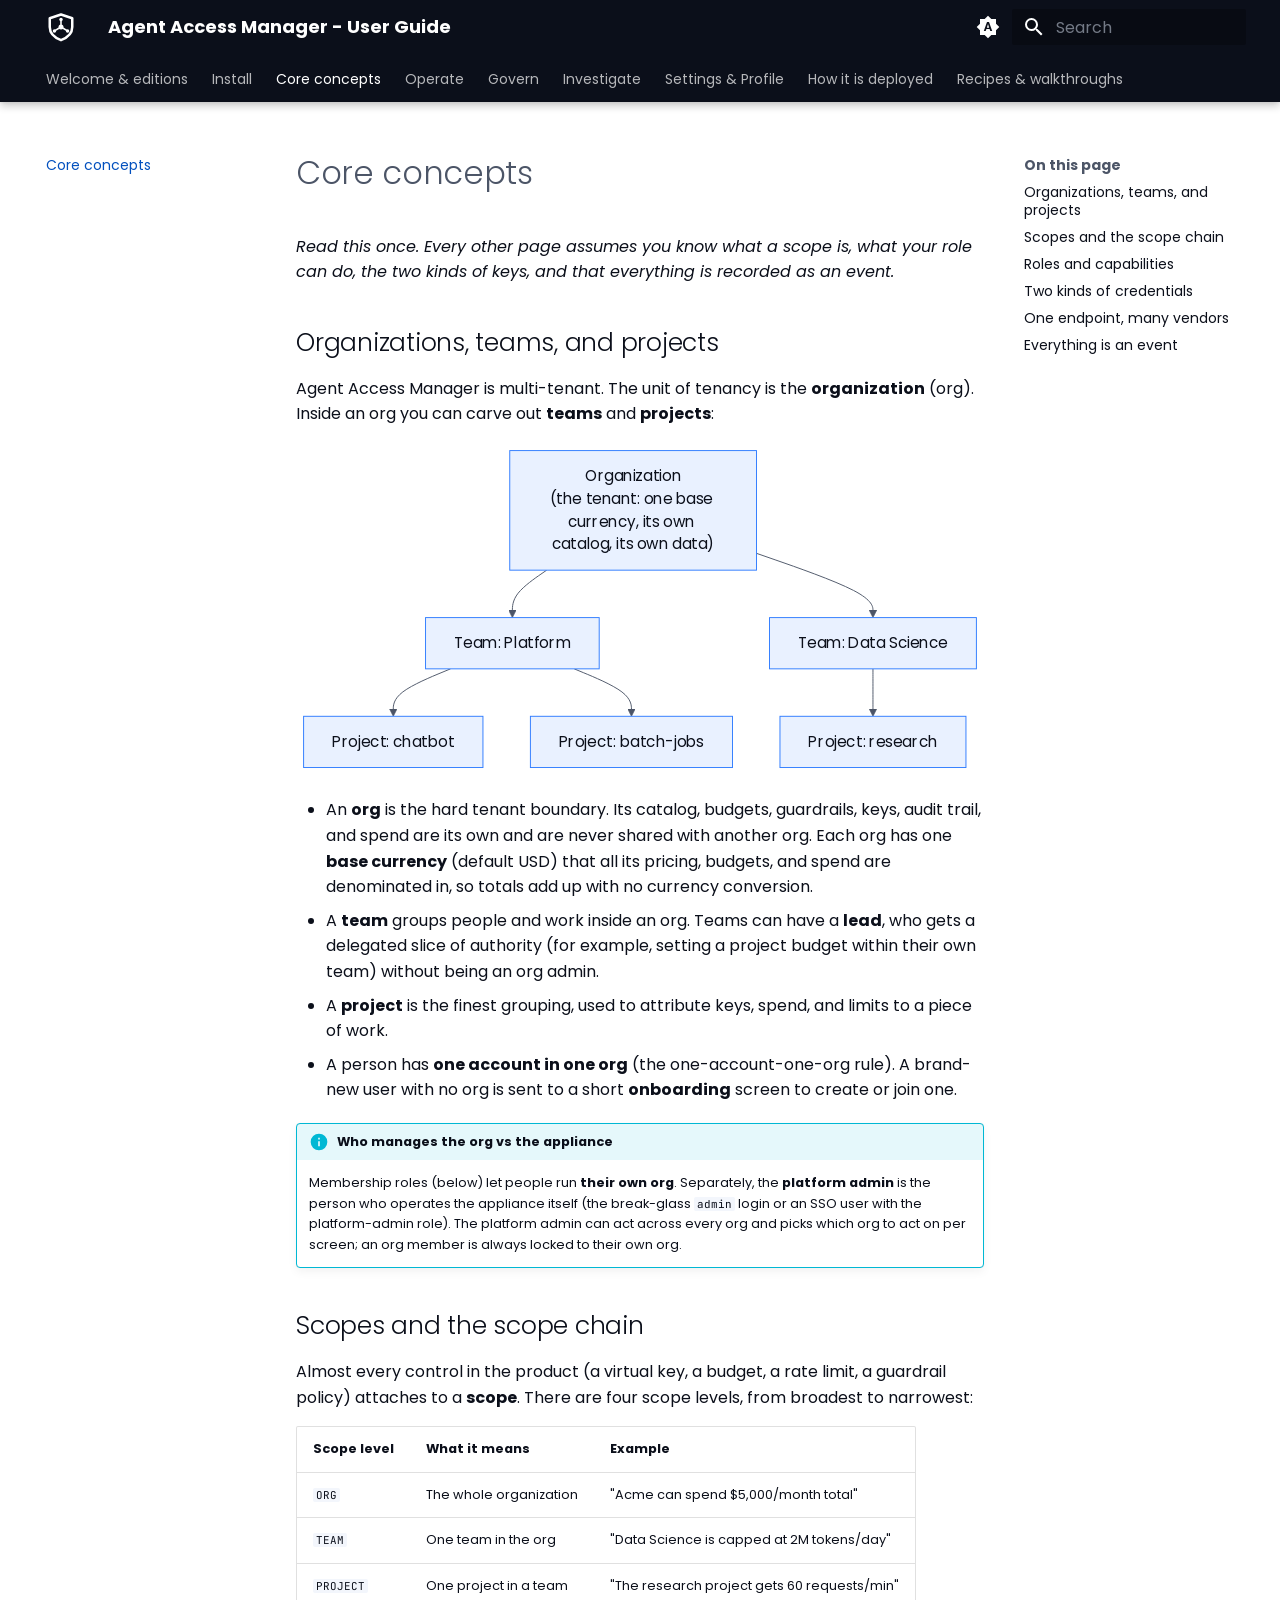
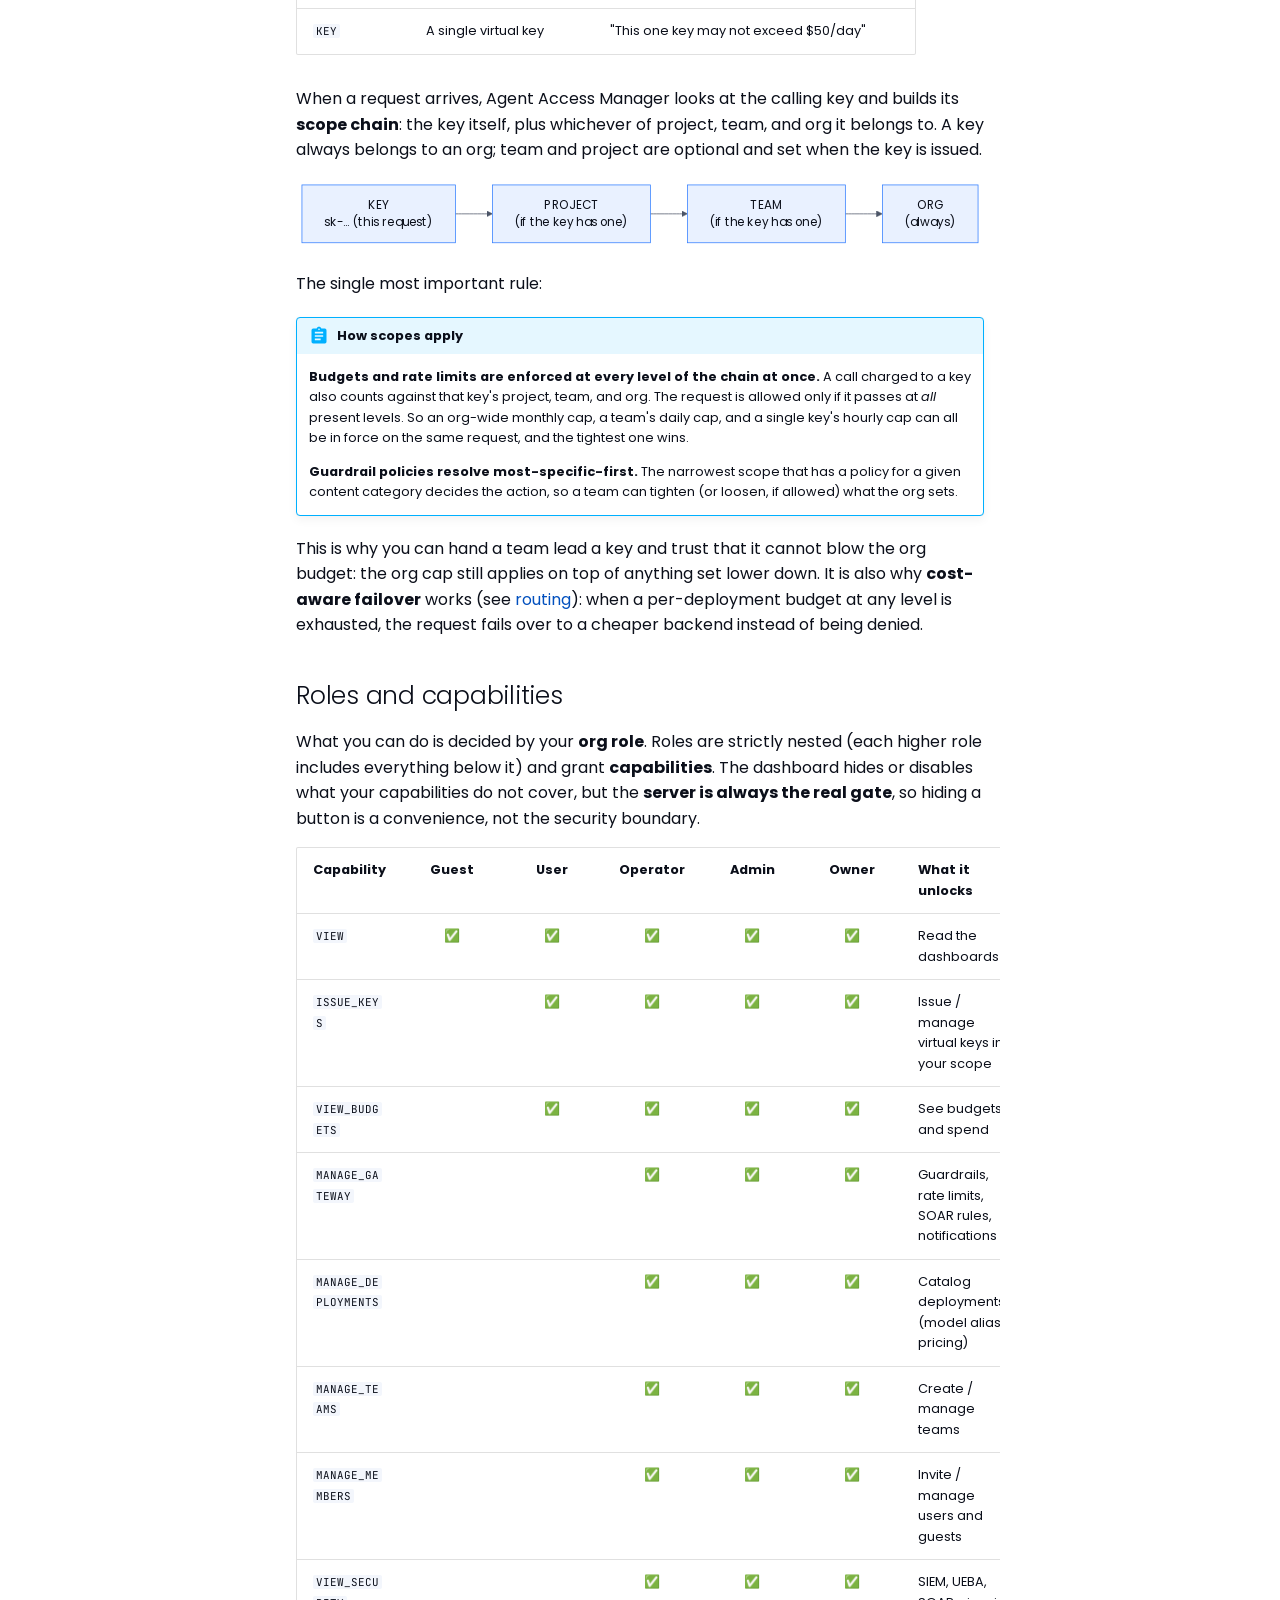
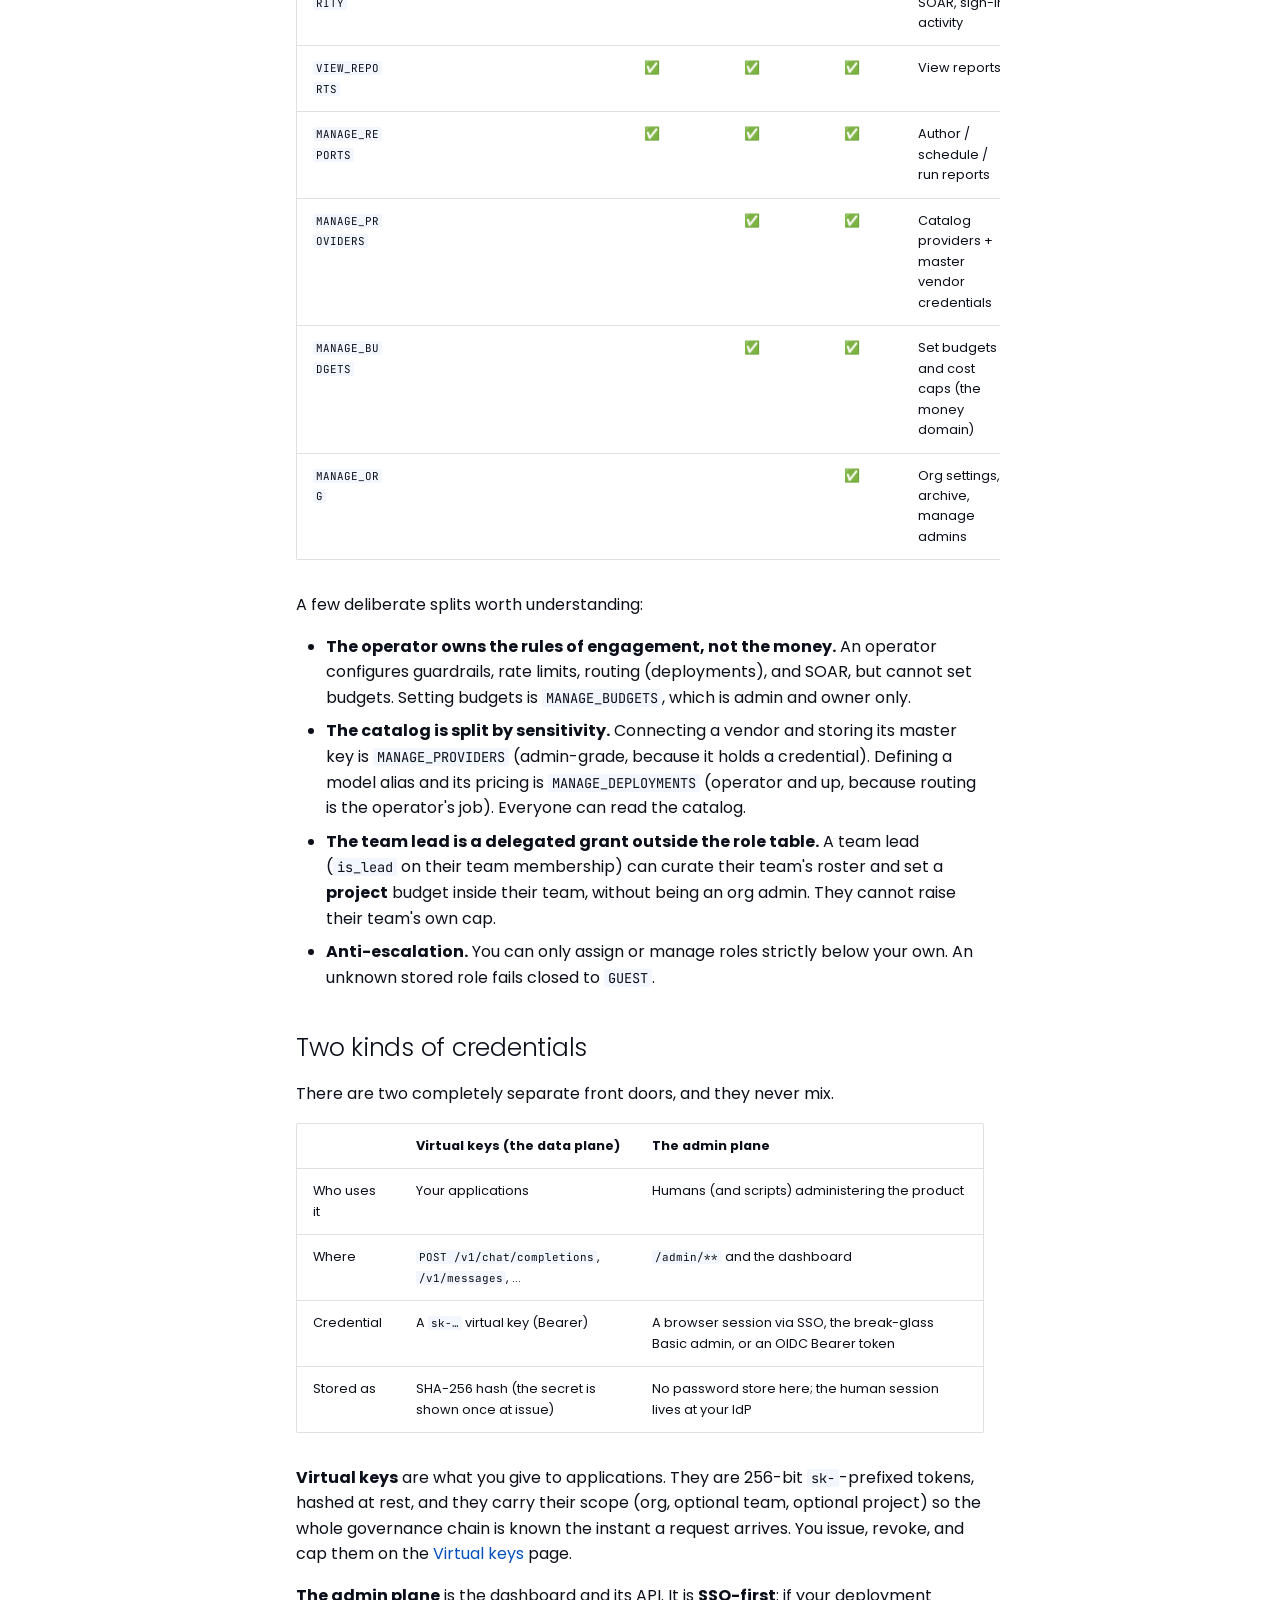
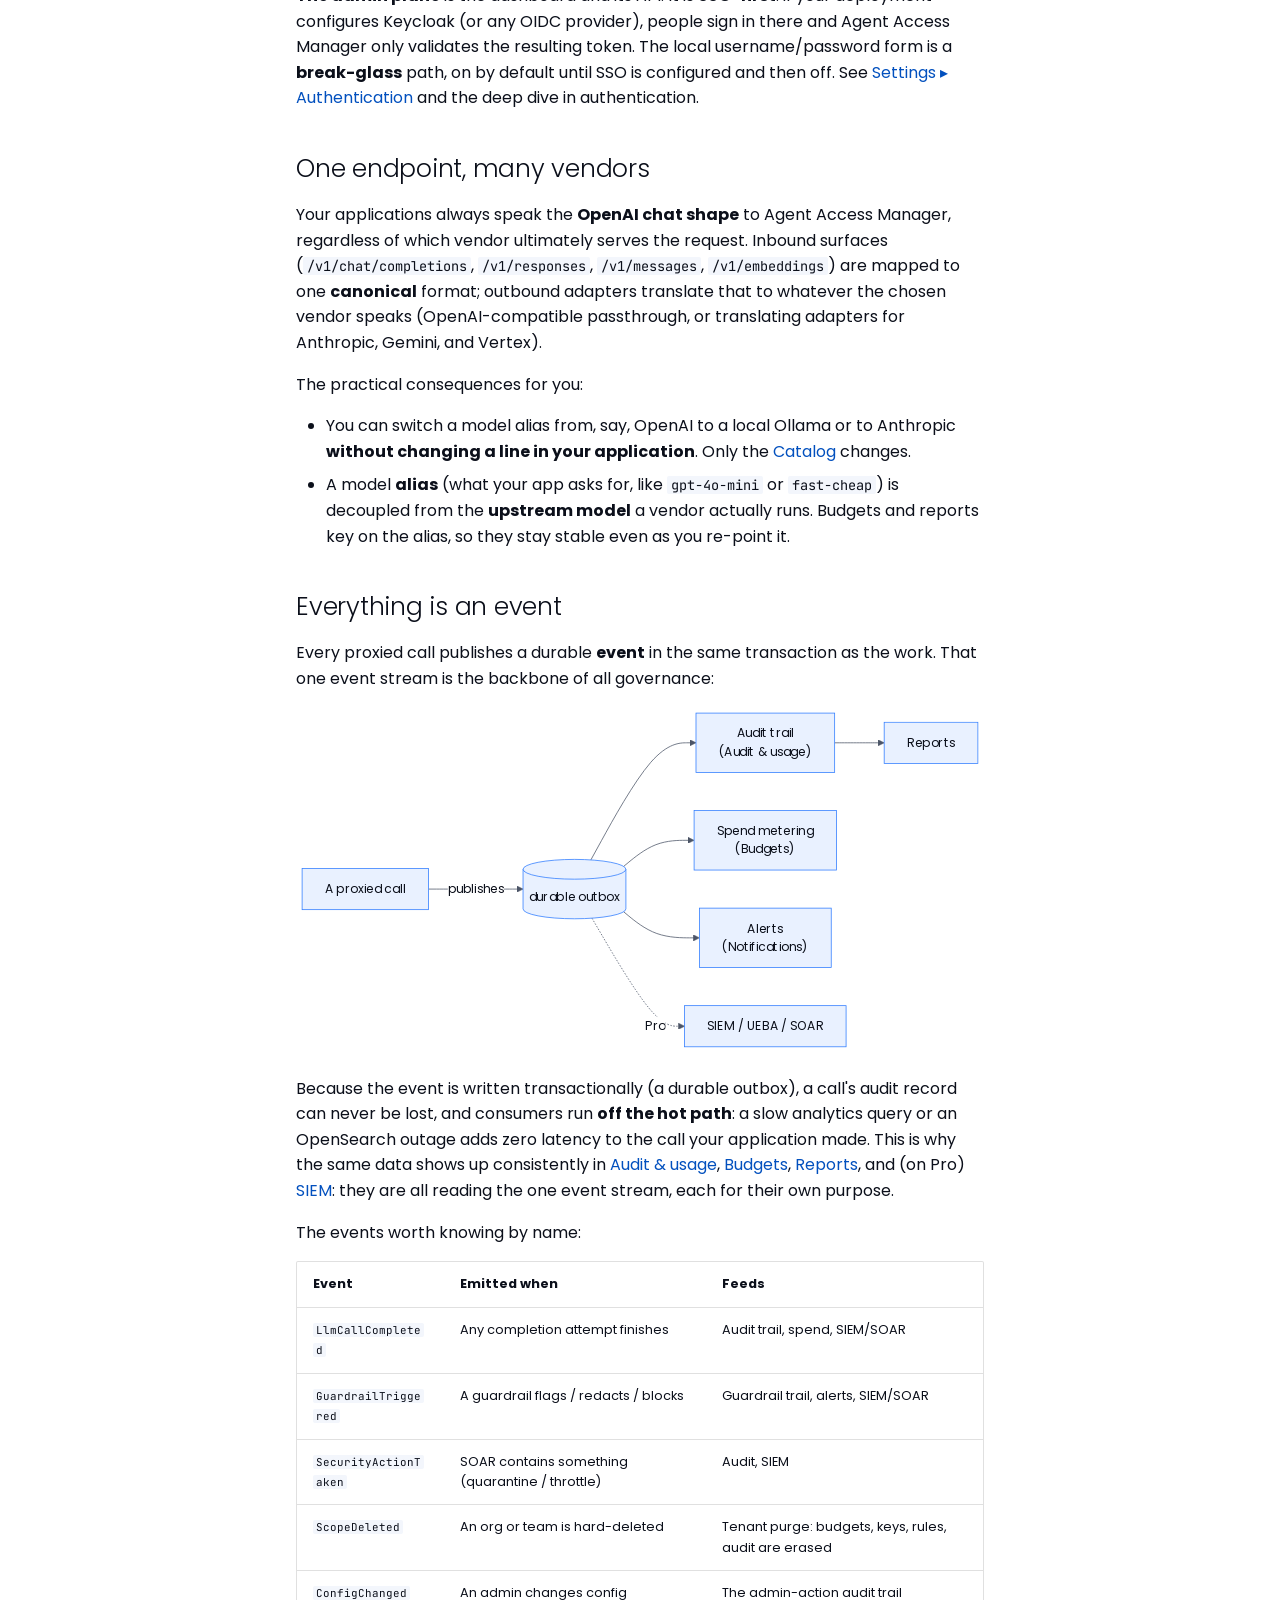
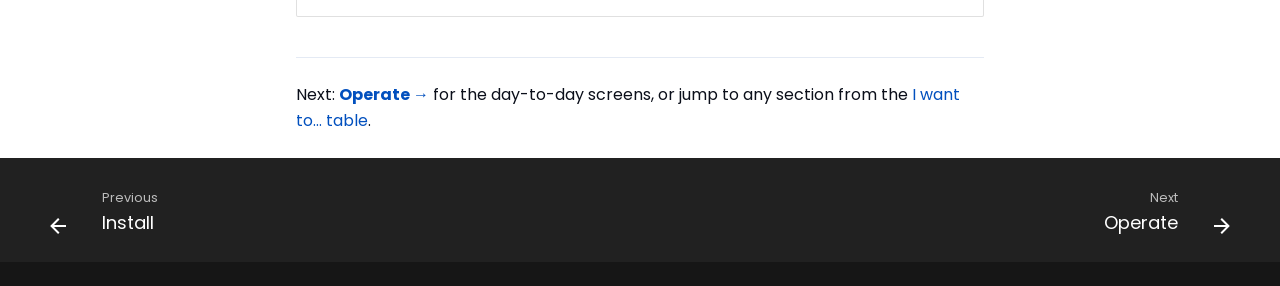
<file: concepts.html>
<!doctype html>
<html lang="en" class="no-js">
  <head>
    
      <meta charset="utf-8">
      <meta name="viewport" content="width=device-width,initial-scale=1">
      
        <meta name="description" content="The Agent Access Manager operator's manual: every dashboard screen, how the gateway routes, meters, and guards, the editions, and end-to-end recipes.">
      
      
        <meta name="author" content="AethosHub">
      
      
      
        <link rel="prev" href="install.html">
      
      
        <link rel="next" href="operate.html">
      
      
        
      
      
      <link rel="icon" href="assets/aam-mark-blue.svg">
      <meta name="generator" content="mkdocs-1.6.1, mkdocs-material-9.7.7">
    
    
      
        <title>Core concepts - Agent Access Manager - User Guide</title>
      
    
    
      <link rel="stylesheet" href="assets/stylesheets/main.ec1eaa64.min.css">
      
        
        <link rel="stylesheet" href="assets/stylesheets/palette.ab4e12ef.min.css">
      
      


    
    
      
    
    
      
        
        
        <link rel="preconnect" href="https://fonts.gstatic.com" crossorigin>
        <link rel="stylesheet" href="https://fonts.googleapis.com/css?family=Poppins:300,300i,400,400i,700,700i%7CJetBrains+Mono:400,400i,700,700i&display=fallback">
        <style>:root{--md-text-font:"Poppins";--md-code-font:"JetBrains Mono"}</style>
      
    
    
      <link rel="stylesheet" href="stylesheets/extra.css">
    
    <script>__md_scope=new URL(".",location),__md_hash=e=>[...e].reduce(((e,_)=>(e<<5)-e+_.charCodeAt(0)),0),__md_get=(e,_=localStorage,t=__md_scope)=>JSON.parse(_.getItem(t.pathname+"."+e)),__md_set=(e,_,t=localStorage,a=__md_scope)=>{try{t.setItem(a.pathname+"."+e,JSON.stringify(_))}catch(e){}}</script>
    
      

    
    
  </head>
  
  
    
    
      
    
    
    
    
    <body dir="ltr" data-md-color-scheme="default" data-md-color-primary="indigo" data-md-color-accent="indigo">
  
    
    <input class="md-toggle" data-md-toggle="drawer" type="checkbox" id="__drawer" autocomplete="off">
    <input class="md-toggle" data-md-toggle="search" type="checkbox" id="__search" autocomplete="off">
    <label class="md-overlay" for="__drawer"></label>
    <div data-md-component="skip">
      
        
        <a href="#core-concepts" class="md-skip">
          Skip to content
        </a>
      
    </div>
    <div data-md-component="announce">
      
    </div>
    
    
      

  

<header class="md-header md-header--shadow md-header--lifted" data-md-component="header">
  <nav class="md-header__inner md-grid" aria-label="Header">
    <a href="index.html" title="Agent Access Manager - User Guide" class="md-header__button md-logo" aria-label="Agent Access Manager - User Guide" data-md-component="logo">
      
  <img src="assets/aam-mark-white.svg" alt="logo">

    </a>
    <label class="md-header__button md-icon" for="__drawer">
      
      <svg xmlns="http://www.w3.org/2000/svg" viewBox="0 0 24 24"><path d="M3 6h18v2H3zm0 5h18v2H3zm0 5h18v2H3z"/></svg>
    </label>
    <div class="md-header__title" data-md-component="header-title">
      <div class="md-header__ellipsis">
        <div class="md-header__topic">
          <span class="md-ellipsis">
            Agent Access Manager - User Guide
          </span>
        </div>
        <div class="md-header__topic" data-md-component="header-topic">
          <span class="md-ellipsis">
            
              Core concepts
            
          </span>
        </div>
      </div>
    </div>
    
      
        <form class="md-header__option" data-md-component="palette">
  
    
    
    
    <input class="md-option" data-md-color-media="(prefers-color-scheme)" data-md-color-scheme="default" data-md-color-primary="indigo" data-md-color-accent="indigo"  aria-label="Follow system theme"  type="radio" name="__palette" id="__palette_0">
    
      <label class="md-header__button md-icon" title="Follow system theme" for="__palette_1" hidden>
        <svg xmlns="http://www.w3.org/2000/svg" viewBox="0 0 24 24"><path d="m14.3 16-.7-2h-3.2l-.7 2H7.8L11 7h2l3.2 9zM20 8.69V4h-4.69L12 .69 8.69 4H4v4.69L.69 12 4 15.31V20h4.69L12 23.31 15.31 20H20v-4.69L23.31 12zm-9.15 3.96h2.3L12 9z"/></svg>
      </label>
    
  
    
    
    
    <input class="md-option" data-md-color-media="(prefers-color-scheme: light)" data-md-color-scheme="default" data-md-color-primary="custom" data-md-color-accent="custom"  aria-label="Switch to dark mode"  type="radio" name="__palette" id="__palette_1">
    
      <label class="md-header__button md-icon" title="Switch to dark mode" for="__palette_2" hidden>
        <svg xmlns="http://www.w3.org/2000/svg" viewBox="0 0 24 24"><path d="M12 8a4 4 0 0 0-4 4 4 4 0 0 0 4 4 4 4 0 0 0 4-4 4 4 0 0 0-4-4m0 10a6 6 0 0 1-6-6 6 6 0 0 1 6-6 6 6 0 0 1 6 6 6 6 0 0 1-6 6m8-9.31V4h-4.69L12 .69 8.69 4H4v4.69L.69 12 4 15.31V20h4.69L12 23.31 15.31 20H20v-4.69L23.31 12z"/></svg>
      </label>
    
  
    
    
    
    <input class="md-option" data-md-color-media="(prefers-color-scheme: dark)" data-md-color-scheme="slate" data-md-color-primary="custom" data-md-color-accent="custom"  aria-label="Switch to light mode"  type="radio" name="__palette" id="__palette_2">
    
      <label class="md-header__button md-icon" title="Switch to light mode" for="__palette_0" hidden>
        <svg xmlns="http://www.w3.org/2000/svg" viewBox="0 0 24 24"><path d="M12 18c-.89 0-1.74-.2-2.5-.55C11.56 16.5 13 14.42 13 12s-1.44-4.5-3.5-5.45C10.26 6.2 11.11 6 12 6a6 6 0 0 1 6 6 6 6 0 0 1-6 6m8-9.31V4h-4.69L12 .69 8.69 4H4v4.69L.69 12 4 15.31V20h4.69L12 23.31 15.31 20H20v-4.69L23.31 12z"/></svg>
      </label>
    
  
</form>
      
    
    
      <script>var palette=__md_get("__palette");if(palette&&palette.color){if("(prefers-color-scheme)"===palette.color.media){var media=matchMedia("(prefers-color-scheme: light)"),input=document.querySelector(media.matches?"[data-md-color-media='(prefers-color-scheme: light)']":"[data-md-color-media='(prefers-color-scheme: dark)']");palette.color.media=input.getAttribute("data-md-color-media"),palette.color.scheme=input.getAttribute("data-md-color-scheme"),palette.color.primary=input.getAttribute("data-md-color-primary"),palette.color.accent=input.getAttribute("data-md-color-accent")}for(var[key,value]of Object.entries(palette.color))document.body.setAttribute("data-md-color-"+key,value)}</script>
    
    
    
      
      
        <label class="md-header__button md-icon" for="__search">
          
          <svg xmlns="http://www.w3.org/2000/svg" viewBox="0 0 24 24"><path d="M9.5 3A6.5 6.5 0 0 1 16 9.5c0 1.61-.59 3.09-1.56 4.23l.27.27h.79l5 5-1.5 1.5-5-5v-.79l-.27-.27A6.52 6.52 0 0 1 9.5 16 6.5 6.5 0 0 1 3 9.5 6.5 6.5 0 0 1 9.5 3m0 2C7 5 5 7 5 9.5S7 14 9.5 14 14 12 14 9.5 12 5 9.5 5"/></svg>
        </label>
        <div class="md-search" data-md-component="search" role="dialog">
  <label class="md-search__overlay" for="__search"></label>
  <div class="md-search__inner" role="search">
    <form class="md-search__form" name="search">
      <input type="text" class="md-search__input" name="query" aria-label="Search" placeholder="Search" autocapitalize="off" autocorrect="off" autocomplete="off" spellcheck="false" data-md-component="search-query" required>
      <label class="md-search__icon md-icon" for="__search">
        
        <svg xmlns="http://www.w3.org/2000/svg" viewBox="0 0 24 24"><path d="M9.5 3A6.5 6.5 0 0 1 16 9.5c0 1.61-.59 3.09-1.56 4.23l.27.27h.79l5 5-1.5 1.5-5-5v-.79l-.27-.27A6.52 6.52 0 0 1 9.5 16 6.5 6.5 0 0 1 3 9.5 6.5 6.5 0 0 1 9.5 3m0 2C7 5 5 7 5 9.5S7 14 9.5 14 14 12 14 9.5 12 5 9.5 5"/></svg>
        
        <svg xmlns="http://www.w3.org/2000/svg" viewBox="0 0 24 24"><path d="M20 11v2H8l5.5 5.5-1.42 1.42L4.16 12l7.92-7.92L13.5 5.5 8 11z"/></svg>
      </label>
      <nav class="md-search__options" aria-label="Search">
        
          <a href="javascript:void(0)" class="md-search__icon md-icon" title="Share" aria-label="Share" data-clipboard data-clipboard-text="" data-md-component="search-share" tabindex="-1">
            
            <svg xmlns="http://www.w3.org/2000/svg" viewBox="0 0 24 24"><path d="M18 16.08c-.76 0-1.44.3-1.96.77L8.91 12.7c.05-.23.09-.46.09-.7s-.04-.47-.09-.7l7.05-4.11c.54.5 1.25.81 2.04.81a3 3 0 0 0 3-3 3 3 0 0 0-3-3 3 3 0 0 0-3 3c0 .24.04.47.09.7L8.04 9.81C7.5 9.31 6.79 9 6 9a3 3 0 0 0-3 3 3 3 0 0 0 3 3c.79 0 1.5-.31 2.04-.81l7.12 4.15c-.05.21-.08.43-.08.66 0 1.61 1.31 2.91 2.92 2.91s2.92-1.3 2.92-2.91A2.92 2.92 0 0 0 18 16.08"/></svg>
          </a>
        
        <button type="reset" class="md-search__icon md-icon" title="Clear" aria-label="Clear" tabindex="-1">
          
          <svg xmlns="http://www.w3.org/2000/svg" viewBox="0 0 24 24"><path d="M19 6.41 17.59 5 12 10.59 6.41 5 5 6.41 10.59 12 5 17.59 6.41 19 12 13.41 17.59 19 19 17.59 13.41 12z"/></svg>
        </button>
      </nav>
      
        <div class="md-search__suggest" data-md-component="search-suggest"></div>
      
    </form>
    <div class="md-search__output">
      <div class="md-search__scrollwrap" tabindex="0" data-md-scrollfix>
        <div class="md-search-result" data-md-component="search-result">
          <div class="md-search-result__meta">
            Initializing search
          </div>
          <ol class="md-search-result__list" role="presentation"></ol>
        </div>
      </div>
    </div>
  </div>
</div>
      
    
    
  </nav>
  
    
      
<nav class="md-tabs" aria-label="Tabs" data-md-component="tabs">
  <div class="md-grid">
    <ul class="md-tabs__list">
      
        
  
  
  
  
    <li class="md-tabs__item">
      <a href="index.html" class="md-tabs__link">
        
  
  
    
  
  Welcome & editions

      </a>
    </li>
  

      
        
  
  
  
  
    <li class="md-tabs__item">
      <a href="install.html" class="md-tabs__link">
        
  
  
    
  
  Install

      </a>
    </li>
  

      
        
  
  
  
    
  
  
    <li class="md-tabs__item md-tabs__item--active">
      <a href="concepts.html" class="md-tabs__link">
        
  
  
    
  
  Core concepts

      </a>
    </li>
  

      
        
  
  
  
  
    <li class="md-tabs__item">
      <a href="operate.html" class="md-tabs__link">
        
  
  
    
  
  Operate

      </a>
    </li>
  

      
        
  
  
  
  
    <li class="md-tabs__item">
      <a href="govern.html" class="md-tabs__link">
        
  
  
    
  
  Govern

      </a>
    </li>
  

      
        
  
  
  
  
    <li class="md-tabs__item">
      <a href="investigate.html" class="md-tabs__link">
        
  
  
    
  
  Investigate

      </a>
    </li>
  

      
        
  
  
  
  
    <li class="md-tabs__item">
      <a href="account.html" class="md-tabs__link">
        
  
  
    
  
  Settings & Profile

      </a>
    </li>
  

      
        
  
  
  
  
    <li class="md-tabs__item">
      <a href="deployment.html" class="md-tabs__link">
        
  
  
    
  
  How it is deployed

      </a>
    </li>
  

      
        
  
  
  
  
    <li class="md-tabs__item">
      <a href="recipes.html" class="md-tabs__link">
        
  
  
    
  
  Recipes & walkthroughs

      </a>
    </li>
  

      
    </ul>
  </div>
</nav>
    
  
</header>
    
    <div class="md-container" data-md-component="container">
      
      
        
      
      <main class="md-main" data-md-component="main">
        <div class="md-main__inner md-grid">
          
            
              
              <div class="md-sidebar md-sidebar--primary" data-md-component="sidebar" data-md-type="navigation" >
                <div class="md-sidebar__scrollwrap">
                  <div class="md-sidebar__inner">
                    


  


<nav class="md-nav md-nav--primary md-nav--lifted" aria-label="Navigation" data-md-level="0">
  <label class="md-nav__title" for="__drawer">
    <a href="index.html" title="Agent Access Manager - User Guide" class="md-nav__button md-logo" aria-label="Agent Access Manager - User Guide" data-md-component="logo">
      
  <img src="assets/aam-mark-white.svg" alt="logo">

    </a>
    Agent Access Manager - User Guide
  </label>
  
  <ul class="md-nav__list" data-md-scrollfix>
    
      
      
  
  
  
  
    <li class="md-nav__item">
      <a href="index.html" class="md-nav__link">
        
  
  
  <span class="md-ellipsis">
    
  
    Welcome & editions
  

    
  </span>
  
  

      </a>
    </li>
  

    
      
      
  
  
  
  
    <li class="md-nav__item">
      <a href="install.html" class="md-nav__link">
        
  
  
  <span class="md-ellipsis">
    
  
    Install
  

    
  </span>
  
  

      </a>
    </li>
  

    
      
      
  
  
    
  
  
  
    <li class="md-nav__item md-nav__item--active">
      
      <input class="md-nav__toggle md-toggle" type="checkbox" id="__toc">
      
      
        
      
      
        <label class="md-nav__link md-nav__link--active" for="__toc">
          
  
  
  <span class="md-ellipsis">
    
  
    Core concepts
  

    
  </span>
  
  

          <span class="md-nav__icon md-icon"></span>
        </label>
      
      <a href="concepts.html" class="md-nav__link md-nav__link--active">
        
  
  
  <span class="md-ellipsis">
    
  
    Core concepts
  

    
  </span>
  
  

      </a>
      
        

  

<nav class="md-nav md-nav--secondary" aria-label="On this page">
  
  
  
    
  
  
    <label class="md-nav__title" for="__toc">
      <span class="md-nav__icon md-icon"></span>
      On this page
    </label>
    <ul class="md-nav__list" data-md-component="toc" data-md-scrollfix>
      
        <li class="md-nav__item">
  <a href="#organizations-teams-and-projects" class="md-nav__link">
    <span class="md-ellipsis">
      
        Organizations, teams, and projects
      
    </span>
  </a>
  
</li>
      
        <li class="md-nav__item">
  <a href="#scopes-and-the-scope-chain" class="md-nav__link">
    <span class="md-ellipsis">
      
        Scopes and the scope chain
      
    </span>
  </a>
  
</li>
      
        <li class="md-nav__item">
  <a href="#roles-and-capabilities" class="md-nav__link">
    <span class="md-ellipsis">
      
        Roles and capabilities
      
    </span>
  </a>
  
</li>
      
        <li class="md-nav__item">
  <a href="#two-kinds-of-credentials" class="md-nav__link">
    <span class="md-ellipsis">
      
        Two kinds of credentials
      
    </span>
  </a>
  
</li>
      
        <li class="md-nav__item">
  <a href="#one-endpoint-many-vendors" class="md-nav__link">
    <span class="md-ellipsis">
      
        One endpoint, many vendors
      
    </span>
  </a>
  
</li>
      
        <li class="md-nav__item">
  <a href="#everything-is-an-event" class="md-nav__link">
    <span class="md-ellipsis">
      
        Everything is an event
      
    </span>
  </a>
  
</li>
      
    </ul>
  
</nav>
      
    </li>
  

    
      
      
  
  
  
  
    <li class="md-nav__item">
      <a href="operate.html" class="md-nav__link">
        
  
  
  <span class="md-ellipsis">
    
  
    Operate
  

    
  </span>
  
  

      </a>
    </li>
  

    
      
      
  
  
  
  
    <li class="md-nav__item">
      <a href="govern.html" class="md-nav__link">
        
  
  
  <span class="md-ellipsis">
    
  
    Govern
  

    
  </span>
  
  

      </a>
    </li>
  

    
      
      
  
  
  
  
    <li class="md-nav__item">
      <a href="investigate.html" class="md-nav__link">
        
  
  
  <span class="md-ellipsis">
    
  
    Investigate
  

    
  </span>
  
  

      </a>
    </li>
  

    
      
      
  
  
  
  
    <li class="md-nav__item">
      <a href="account.html" class="md-nav__link">
        
  
  
  <span class="md-ellipsis">
    
  
    Settings & Profile
  

    
  </span>
  
  

      </a>
    </li>
  

    
      
      
  
  
  
  
    <li class="md-nav__item">
      <a href="deployment.html" class="md-nav__link">
        
  
  
  <span class="md-ellipsis">
    
  
    How it is deployed
  

    
  </span>
  
  

      </a>
    </li>
  

    
      
      
  
  
  
  
    <li class="md-nav__item">
      <a href="recipes.html" class="md-nav__link">
        
  
  
  <span class="md-ellipsis">
    
  
    Recipes & walkthroughs
  

    
  </span>
  
  

      </a>
    </li>
  

    
  </ul>
</nav>
                  </div>
                </div>
              </div>
            
            
              
              <div class="md-sidebar md-sidebar--secondary" data-md-component="sidebar" data-md-type="toc" >
                <div class="md-sidebar__scrollwrap">
                  <div class="md-sidebar__inner">
                    

  

<nav class="md-nav md-nav--secondary" aria-label="On this page">
  
  
  
    
  
  
    <label class="md-nav__title" for="__toc">
      <span class="md-nav__icon md-icon"></span>
      On this page
    </label>
    <ul class="md-nav__list" data-md-component="toc" data-md-scrollfix>
      
        <li class="md-nav__item">
  <a href="#organizations-teams-and-projects" class="md-nav__link">
    <span class="md-ellipsis">
      
        Organizations, teams, and projects
      
    </span>
  </a>
  
</li>
      
        <li class="md-nav__item">
  <a href="#scopes-and-the-scope-chain" class="md-nav__link">
    <span class="md-ellipsis">
      
        Scopes and the scope chain
      
    </span>
  </a>
  
</li>
      
        <li class="md-nav__item">
  <a href="#roles-and-capabilities" class="md-nav__link">
    <span class="md-ellipsis">
      
        Roles and capabilities
      
    </span>
  </a>
  
</li>
      
        <li class="md-nav__item">
  <a href="#two-kinds-of-credentials" class="md-nav__link">
    <span class="md-ellipsis">
      
        Two kinds of credentials
      
    </span>
  </a>
  
</li>
      
        <li class="md-nav__item">
  <a href="#one-endpoint-many-vendors" class="md-nav__link">
    <span class="md-ellipsis">
      
        One endpoint, many vendors
      
    </span>
  </a>
  
</li>
      
        <li class="md-nav__item">
  <a href="#everything-is-an-event" class="md-nav__link">
    <span class="md-ellipsis">
      
        Everything is an event
      
    </span>
  </a>
  
</li>
      
    </ul>
  
</nav>
                  </div>
                </div>
              </div>
            
          
          
            <div class="md-content" data-md-component="content">
              
              <article class="md-content__inner md-typeset">
                
                  



<h1 id="core-concepts">Core concepts<a class="headerlink" href="#core-concepts" title="Permanent link">&para;</a></h1>
<p><em>Read this once. Every other page assumes you know what a </em><em>scope</em><em> is, what your </em><em>role</em><em> can do, the two kinds of </em><em>keys</em><em>, and that everything is recorded as an </em><em>event</em><em>.</em></p>
<h2 id="organizations-teams-and-projects">Organizations, teams, and projects<a class="headerlink" href="#organizations-teams-and-projects" title="Permanent link">&para;</a></h2>
<p>Agent Access Manager is multi-tenant. The unit of tenancy is the <strong>organization</strong> (org). Inside an org you can carve out <strong>teams</strong> and <strong>projects</strong>:</p>
<pre class="aim-diagram"><code>flowchart TD
    O["Organization&lt;br/&gt;(the tenant: one base currency, its own catalog, its own data)"]
    T1["Team: Platform"]
    T2["Team: Data Science"]
    P1["Project: chatbot"]
    P2["Project: batch-jobs"]
    P3["Project: research"]
    O --&gt; T1
    O --&gt; T2
    T1 --&gt; P1
    T1 --&gt; P2
    T2 --&gt; P3</code></pre>
<ul>
<li>An <strong>org</strong> is the hard tenant boundary. Its catalog, budgets, guardrails, keys, audit trail, and spend are its own and are never shared with another org. Each org has one <strong>base currency</strong> (default USD) that all its pricing, budgets, and spend are denominated in, so totals add up with no currency conversion.</li>
<li>A <strong>team</strong> groups people and work inside an org. Teams can have a <strong>lead</strong>, who gets a delegated slice of authority (for example, setting a project budget within their own team) without being an org admin.</li>
<li>A <strong>project</strong> is the finest grouping, used to attribute keys, spend, and limits to a piece of work.</li>
<li>A person has <strong>one account in one org</strong> (the one-account-one-org rule). A brand-new user with no org is sent to a short <strong>onboarding</strong> screen to create or join one.</li>
</ul>
<div class="admonition info">
<p class="admonition-title">Who manages the org vs the appliance</p>
<p>Membership roles (below) let people run <strong>their own org</strong>. Separately, the <strong>platform admin</strong> is the person who operates the appliance itself (the break-glass <code>admin</code> login or an SSO user with the platform-admin role). The platform admin can act across every org and picks which org to act on per screen; an org member is always locked to their own org.</p>
</div>
<h2 id="scopes-and-the-scope-chain">Scopes and the scope chain<a class="headerlink" href="#scopes-and-the-scope-chain" title="Permanent link">&para;</a></h2>
<p>Almost every control in the product (a virtual key, a budget, a rate limit, a guardrail policy) attaches to a <strong>scope</strong>. There are four scope levels, from broadest to narrowest:</p>
<table>
<thead>
<tr>
<th>Scope level</th>
<th>What it means</th>
<th>Example</th>
</tr>
</thead>
<tbody>
<tr>
<td><code>ORG</code></td>
<td>The whole organization</td>
<td>"Acme can spend $5,000/month total"</td>
</tr>
<tr>
<td><code>TEAM</code></td>
<td>One team in the org</td>
<td>"Data Science is capped at 2M tokens/day"</td>
</tr>
<tr>
<td><code>PROJECT</code></td>
<td>One project in a team</td>
<td>"The research project gets 60 requests/min"</td>
</tr>
<tr>
<td><code>KEY</code></td>
<td>A single virtual key</td>
<td>"This one key may not exceed $50/day"</td>
</tr>
</tbody>
</table>
<p>When a request arrives, Agent Access Manager looks at the calling key and builds its <strong>scope chain</strong>: the key itself, plus whichever of project, team, and org it belongs to. A key always belongs to an org; team and project are optional and set when the key is issued.</p>
<pre class="aim-diagram"><code>flowchart LR
    K["KEY&lt;br/&gt;sk-… (this request)"] --&gt; P["PROJECT&lt;br/&gt;(if the key has one)"]
    P --&gt; T["TEAM&lt;br/&gt;(if the key has one)"]
    T --&gt; ORG["ORG&lt;br/&gt;(always)"]
    classDef present fill:#E9F1FF,stroke:#2F7CFF,color:#0B0F1A;
    class K,P,T,ORG present;</code></pre>
<p>The single most important rule:</p>
<div class="admonition abstract">
<p class="admonition-title">How scopes apply</p>
<p><strong>Budgets and rate limits are enforced at every level of the chain at once.</strong> A call charged to a key also counts against that key's project, team, and org. The request is allowed only if it passes at <em>all</em> present levels. So an org-wide monthly cap, a team's daily cap, and a single key's hourly cap can all be in force on the same request, and the tightest one wins.</p>
<p><strong>Guardrail policies resolve most-specific-first.</strong> The narrowest scope that has a policy for a given content category decides the action, so a team can tighten (or loosen, if allowed) what the org sets.</p>
</div>
<p>This is why you can hand a team lead a key and trust that it cannot blow the org budget: the org cap still applies on top of anything set lower down. It is also why <strong>cost-aware failover</strong> works (see <a href="operate.html#how-routing-works-the-hidden-engine">routing</a>): when a per-deployment budget at any level is exhausted, the request fails over to a cheaper backend instead of being denied.</p>
<h2 id="roles-and-capabilities">Roles and capabilities<a class="headerlink" href="#roles-and-capabilities" title="Permanent link">&para;</a></h2>
<p>What you can do is decided by your <strong>org role</strong>. Roles are strictly nested (each higher role includes everything below it) and grant <strong>capabilities</strong>. The dashboard hides or disables what your capabilities do not cover, but the <strong>server is always the real gate</strong>, so hiding a button is a convenience, not the security boundary.</p>
<table>
<thead>
<tr>
<th>Capability</th>
<th style="text-align: center;">Guest</th>
<th style="text-align: center;">User</th>
<th style="text-align: center;">Operator</th>
<th style="text-align: center;">Admin</th>
<th style="text-align: center;">Owner</th>
<th>What it unlocks</th>
</tr>
</thead>
<tbody>
<tr>
<td><code>VIEW</code></td>
<td style="text-align: center;">✅</td>
<td style="text-align: center;">✅</td>
<td style="text-align: center;">✅</td>
<td style="text-align: center;">✅</td>
<td style="text-align: center;">✅</td>
<td>Read the dashboards</td>
</tr>
<tr>
<td><code>ISSUE_KEYS</code></td>
<td style="text-align: center;"></td>
<td style="text-align: center;">✅</td>
<td style="text-align: center;">✅</td>
<td style="text-align: center;">✅</td>
<td style="text-align: center;">✅</td>
<td>Issue / manage virtual keys in your scope</td>
</tr>
<tr>
<td><code>VIEW_BUDGETS</code></td>
<td style="text-align: center;"></td>
<td style="text-align: center;">✅</td>
<td style="text-align: center;">✅</td>
<td style="text-align: center;">✅</td>
<td style="text-align: center;">✅</td>
<td>See budgets and spend</td>
</tr>
<tr>
<td><code>MANAGE_GATEWAY</code></td>
<td style="text-align: center;"></td>
<td style="text-align: center;"></td>
<td style="text-align: center;">✅</td>
<td style="text-align: center;">✅</td>
<td style="text-align: center;">✅</td>
<td>Guardrails, rate limits, SOAR rules, notifications</td>
</tr>
<tr>
<td><code>MANAGE_DEPLOYMENTS</code></td>
<td style="text-align: center;"></td>
<td style="text-align: center;"></td>
<td style="text-align: center;">✅</td>
<td style="text-align: center;">✅</td>
<td style="text-align: center;">✅</td>
<td>Catalog deployments (model alias, pricing)</td>
</tr>
<tr>
<td><code>MANAGE_TEAMS</code></td>
<td style="text-align: center;"></td>
<td style="text-align: center;"></td>
<td style="text-align: center;">✅</td>
<td style="text-align: center;">✅</td>
<td style="text-align: center;">✅</td>
<td>Create / manage teams</td>
</tr>
<tr>
<td><code>MANAGE_MEMBERS</code></td>
<td style="text-align: center;"></td>
<td style="text-align: center;"></td>
<td style="text-align: center;">✅</td>
<td style="text-align: center;">✅</td>
<td style="text-align: center;">✅</td>
<td>Invite / manage users and guests</td>
</tr>
<tr>
<td><code>VIEW_SECURITY</code></td>
<td style="text-align: center;"></td>
<td style="text-align: center;"></td>
<td style="text-align: center;">✅</td>
<td style="text-align: center;">✅</td>
<td style="text-align: center;">✅</td>
<td>SIEM, UEBA, SOAR, sign-in activity</td>
</tr>
<tr>
<td><code>VIEW_REPORTS</code></td>
<td style="text-align: center;"></td>
<td style="text-align: center;"></td>
<td style="text-align: center;">✅</td>
<td style="text-align: center;">✅</td>
<td style="text-align: center;">✅</td>
<td>View reports</td>
</tr>
<tr>
<td><code>MANAGE_REPORTS</code></td>
<td style="text-align: center;"></td>
<td style="text-align: center;"></td>
<td style="text-align: center;">✅</td>
<td style="text-align: center;">✅</td>
<td style="text-align: center;">✅</td>
<td>Author / schedule / run reports</td>
</tr>
<tr>
<td><code>MANAGE_PROVIDERS</code></td>
<td style="text-align: center;"></td>
<td style="text-align: center;"></td>
<td style="text-align: center;"></td>
<td style="text-align: center;">✅</td>
<td style="text-align: center;">✅</td>
<td>Catalog providers + master vendor credentials</td>
</tr>
<tr>
<td><code>MANAGE_BUDGETS</code></td>
<td style="text-align: center;"></td>
<td style="text-align: center;"></td>
<td style="text-align: center;"></td>
<td style="text-align: center;">✅</td>
<td style="text-align: center;">✅</td>
<td>Set budgets and cost caps (the money domain)</td>
</tr>
<tr>
<td><code>MANAGE_ORG</code></td>
<td style="text-align: center;"></td>
<td style="text-align: center;"></td>
<td style="text-align: center;"></td>
<td style="text-align: center;"></td>
<td style="text-align: center;">✅</td>
<td>Org settings, archive, manage admins</td>
</tr>
</tbody>
</table>
<p>A few deliberate splits worth understanding:</p>
<ul>
<li><strong>The operator owns the rules of engagement, not the money.</strong> An operator configures guardrails, rate limits, routing (deployments), and SOAR, but cannot set budgets. Setting budgets is <code>MANAGE_BUDGETS</code>, which is admin and owner only.</li>
<li><strong>The catalog is split by sensitivity.</strong> Connecting a vendor and storing its master key is <code>MANAGE_PROVIDERS</code> (admin-grade, because it holds a credential). Defining a model alias and its pricing is <code>MANAGE_DEPLOYMENTS</code> (operator and up, because routing is the operator's job). Everyone can read the catalog.</li>
<li><strong>The team lead is a delegated grant outside the role table.</strong> A team lead (<code>is_lead</code> on their team membership) can curate their team's roster and set a <strong>project</strong> budget inside their team, without being an org admin. They cannot raise their team's own cap.</li>
<li><strong>Anti-escalation.</strong> You can only assign or manage roles strictly below your own. An unknown stored role fails closed to <code>GUEST</code>.</li>
</ul>
<h2 id="two-kinds-of-credentials">Two kinds of credentials<a class="headerlink" href="#two-kinds-of-credentials" title="Permanent link">&para;</a></h2>
<p>There are two completely separate front doors, and they never mix.</p>
<table>
<thead>
<tr>
<th></th>
<th><strong>Virtual keys</strong> (the data plane)</th>
<th><strong>The admin plane</strong></th>
</tr>
</thead>
<tbody>
<tr>
<td>Who uses it</td>
<td>Your applications</td>
<td>Humans (and scripts) administering the product</td>
</tr>
<tr>
<td>Where</td>
<td><code>POST /v1/chat/completions</code>, <code>/v1/messages</code>, …</td>
<td><code>/admin/**</code> and the dashboard</td>
</tr>
<tr>
<td>Credential</td>
<td>A <code>sk-…</code> virtual key (Bearer)</td>
<td>A browser session via SSO, the break-glass Basic admin, or an OIDC Bearer token</td>
</tr>
<tr>
<td>Stored as</td>
<td>SHA-256 hash (the secret is shown once at issue)</td>
<td>No password store here; the human session lives at your IdP</td>
</tr>
</tbody>
</table>
<p><strong>Virtual keys</strong> are what you give to applications. They are 256-bit <code>sk-</code>-prefixed tokens, hashed at rest, and they carry their scope (org, optional team, optional project) so the whole governance chain is known the instant a request arrives. You issue, revoke, and cap them on the <a href="operate.html#virtual-keys">Virtual keys</a> page.</p>
<p><strong>The admin plane</strong> is the dashboard and its API. It is <strong>SSO-first</strong>: if your deployment configures Keycloak (or any OIDC provider), people sign in there and Agent Access Manager only validates the resulting token. The local username/password form is a <strong>break-glass</strong> path, on by default until SSO is configured and then off. See <a href="account.html#authentication">Settings ▸ Authentication</a> and the deep dive in authentication.</p>
<h2 id="one-endpoint-many-vendors">One endpoint, many vendors<a class="headerlink" href="#one-endpoint-many-vendors" title="Permanent link">&para;</a></h2>
<p>Your applications always speak the <strong>OpenAI chat shape</strong> to Agent Access Manager, regardless of which vendor ultimately serves the request. Inbound surfaces (<code>/v1/chat/completions</code>, <code>/v1/responses</code>, <code>/v1/messages</code>, <code>/v1/embeddings</code>) are mapped to one <strong>canonical</strong> format; outbound adapters translate that to whatever the chosen vendor speaks (OpenAI-compatible passthrough, or translating adapters for Anthropic, Gemini, and Vertex).</p>
<p>The practical consequences for you:</p>
<ul>
<li>You can switch a model alias from, say, OpenAI to a local Ollama or to Anthropic <strong>without changing a line in your application</strong>. Only the <a href="operate.html#catalog-providers-deployments-and-routing">Catalog</a> changes.</li>
<li>A model <strong>alias</strong> (what your app asks for, like <code>gpt-4o-mini</code> or <code>fast-cheap</code>) is decoupled from the <strong>upstream model</strong> a vendor actually runs. Budgets and reports key on the alias, so they stay stable even as you re-point it.</li>
</ul>
<h2 id="everything-is-an-event">Everything is an event<a class="headerlink" href="#everything-is-an-event" title="Permanent link">&para;</a></h2>
<p>Every proxied call publishes a durable <strong>event</strong> in the same transaction as the work. That one event stream is the backbone of all governance:</p>
<pre class="aim-diagram"><code>flowchart LR
    GW["A proxied call"] --&gt;|publishes| OB[("durable outbox")]
    OB --&gt; AUD["Audit trail&lt;br/&gt;(Audit &amp; usage)"]
    OB --&gt; SPEND["Spend metering&lt;br/&gt;(Budgets)"]
    OB --&gt; ALERT["Alerts&lt;br/&gt;(Notifications)"]
    OB -. "Pro" .-&gt; SIEM["SIEM / UEBA / SOAR"]
    AUD --&gt; RPT["Reports"]</code></pre>
<p>Because the event is written transactionally (a durable outbox), a call's audit record can never be lost, and consumers run <strong>off the hot path</strong>: a slow analytics query or an OpenSearch outage adds zero latency to the call your application made. This is why the same data shows up consistently in <a href="govern.html#audit-usage">Audit &amp; usage</a>, <a href="operate.html#budgets">Budgets</a>, <a href="govern.html#reports">Reports</a>, and (on Pro) <a href="investigate.html#siem">SIEM</a>: they are all reading the one event stream, each for their own purpose.</p>
<p>The events worth knowing by name:</p>
<table>
<thead>
<tr>
<th>Event</th>
<th>Emitted when</th>
<th>Feeds</th>
</tr>
</thead>
<tbody>
<tr>
<td><code>LlmCallCompleted</code></td>
<td>Any completion attempt finishes</td>
<td>Audit trail, spend, SIEM/SOAR</td>
</tr>
<tr>
<td><code>GuardrailTriggered</code></td>
<td>A guardrail flags / redacts / blocks</td>
<td>Guardrail trail, alerts, SIEM/SOAR</td>
</tr>
<tr>
<td><code>SecurityActionTaken</code></td>
<td>SOAR contains something (quarantine / throttle)</td>
<td>Audit, SIEM</td>
</tr>
<tr>
<td><code>ScopeDeleted</code></td>
<td>An org or team is hard-deleted</td>
<td>Tenant purge: budgets, keys, rules, audit are erased</td>
</tr>
<tr>
<td><code>ConfigChanged</code></td>
<td>An admin changes config</td>
<td>The admin-action audit trail</td>
</tr>
</tbody>
</table>
<hr />
<p>Next: <strong><a href="operate.html">Operate →</a></strong> for the day-to-day screens, or jump to any section from the <a href="index.html#i-want-to-where-to-go">I want to… table</a>.</p>












                
              </article>
            </div>
          
          
  <script>var tabs=__md_get("__tabs");if(Array.isArray(tabs))e:for(var set of document.querySelectorAll(".tabbed-set")){var labels=set.querySelector(".tabbed-labels");for(var tab of tabs)for(var label of labels.getElementsByTagName("label"))if(label.innerText.trim()===tab){var input=document.getElementById(label.htmlFor);input.checked=!0;continue e}}</script>

<script>var target=document.getElementById(location.hash.slice(1));target&&target.name&&(target.checked=target.name.startsWith("__tabbed_"))</script>
        </div>
        
          <button type="button" class="md-top md-icon" data-md-component="top" hidden>
  
  <svg xmlns="http://www.w3.org/2000/svg" viewBox="0 0 24 24"><path d="M13 20h-2V8l-5.5 5.5-1.42-1.42L12 4.16l7.92 7.92-1.42 1.42L13 8z"/></svg>
  Back to top
</button>
        
      </main>
      
        <footer class="md-footer">
  
    
      
      <nav class="md-footer__inner md-grid" aria-label="Footer" >
        
          
          <a href="install.html" class="md-footer__link md-footer__link--prev" aria-label="Previous: Install">
            <div class="md-footer__button md-icon">
              
              <svg xmlns="http://www.w3.org/2000/svg" viewBox="0 0 24 24"><path d="M20 11v2H8l5.5 5.5-1.42 1.42L4.16 12l7.92-7.92L13.5 5.5 8 11z"/></svg>
            </div>
            <div class="md-footer__title">
              <span class="md-footer__direction">
                Previous
              </span>
              <div class="md-ellipsis">
                Install
              </div>
            </div>
          </a>
        
        
          
          <a href="operate.html" class="md-footer__link md-footer__link--next" aria-label="Next: Operate">
            <div class="md-footer__title">
              <span class="md-footer__direction">
                Next
              </span>
              <div class="md-ellipsis">
                Operate
              </div>
            </div>
            <div class="md-footer__button md-icon">
              
              <svg xmlns="http://www.w3.org/2000/svg" viewBox="0 0 24 24"><path d="M4 11v2h12l-5.5 5.5 1.42 1.42L19.84 12l-7.92-7.92L10.5 5.5 16 11z"/></svg>
            </div>
          </a>
        
      </nav>
    
  
  <div class="md-footer-meta md-typeset">
    <div class="md-footer-meta__inner md-grid">
      <div class="md-copyright">
  
  
</div>
      
    </div>
  </div>
</footer>
      
    </div>
    <div class="md-dialog" data-md-component="dialog">
      <div class="md-dialog__inner md-typeset"></div>
    </div>
    
    
    
      
      
      <script id="__config" type="application/json">{"annotate": null, "base": ".", "features": ["navigation.tabs", "navigation.tabs.sticky", "navigation.sections", "navigation.expand", "navigation.top", "navigation.indexes", "navigation.footer", "navigation.tracking", "toc.follow", "search.suggest", "search.highlight", "search.share", "content.code.copy", "content.code.annotate", "content.tabs.link", "content.tooltips"], "search": "assets/javascripts/workers/search.2c215733.min.js", "tags": null, "translations": {"clipboard.copied": "Copied to clipboard", "clipboard.copy": "Copy to clipboard", "search.result.more.one": "1 more on this page", "search.result.more.other": "# more on this page", "search.result.none": "No matching documents", "search.result.one": "1 matching document", "search.result.other": "# matching documents", "search.result.placeholder": "Type to start searching", "search.result.term.missing": "Missing", "select.version": "Select version"}, "version": null}</script>
    
    
      <script src="assets/javascripts/bundle.d7400e89.min.js"></script>
      
        <script src="javascripts/mermaid.min.js"></script>
      
        <script src="javascripts/extra.js"></script>
      
    
  </body>
</html>
</file>
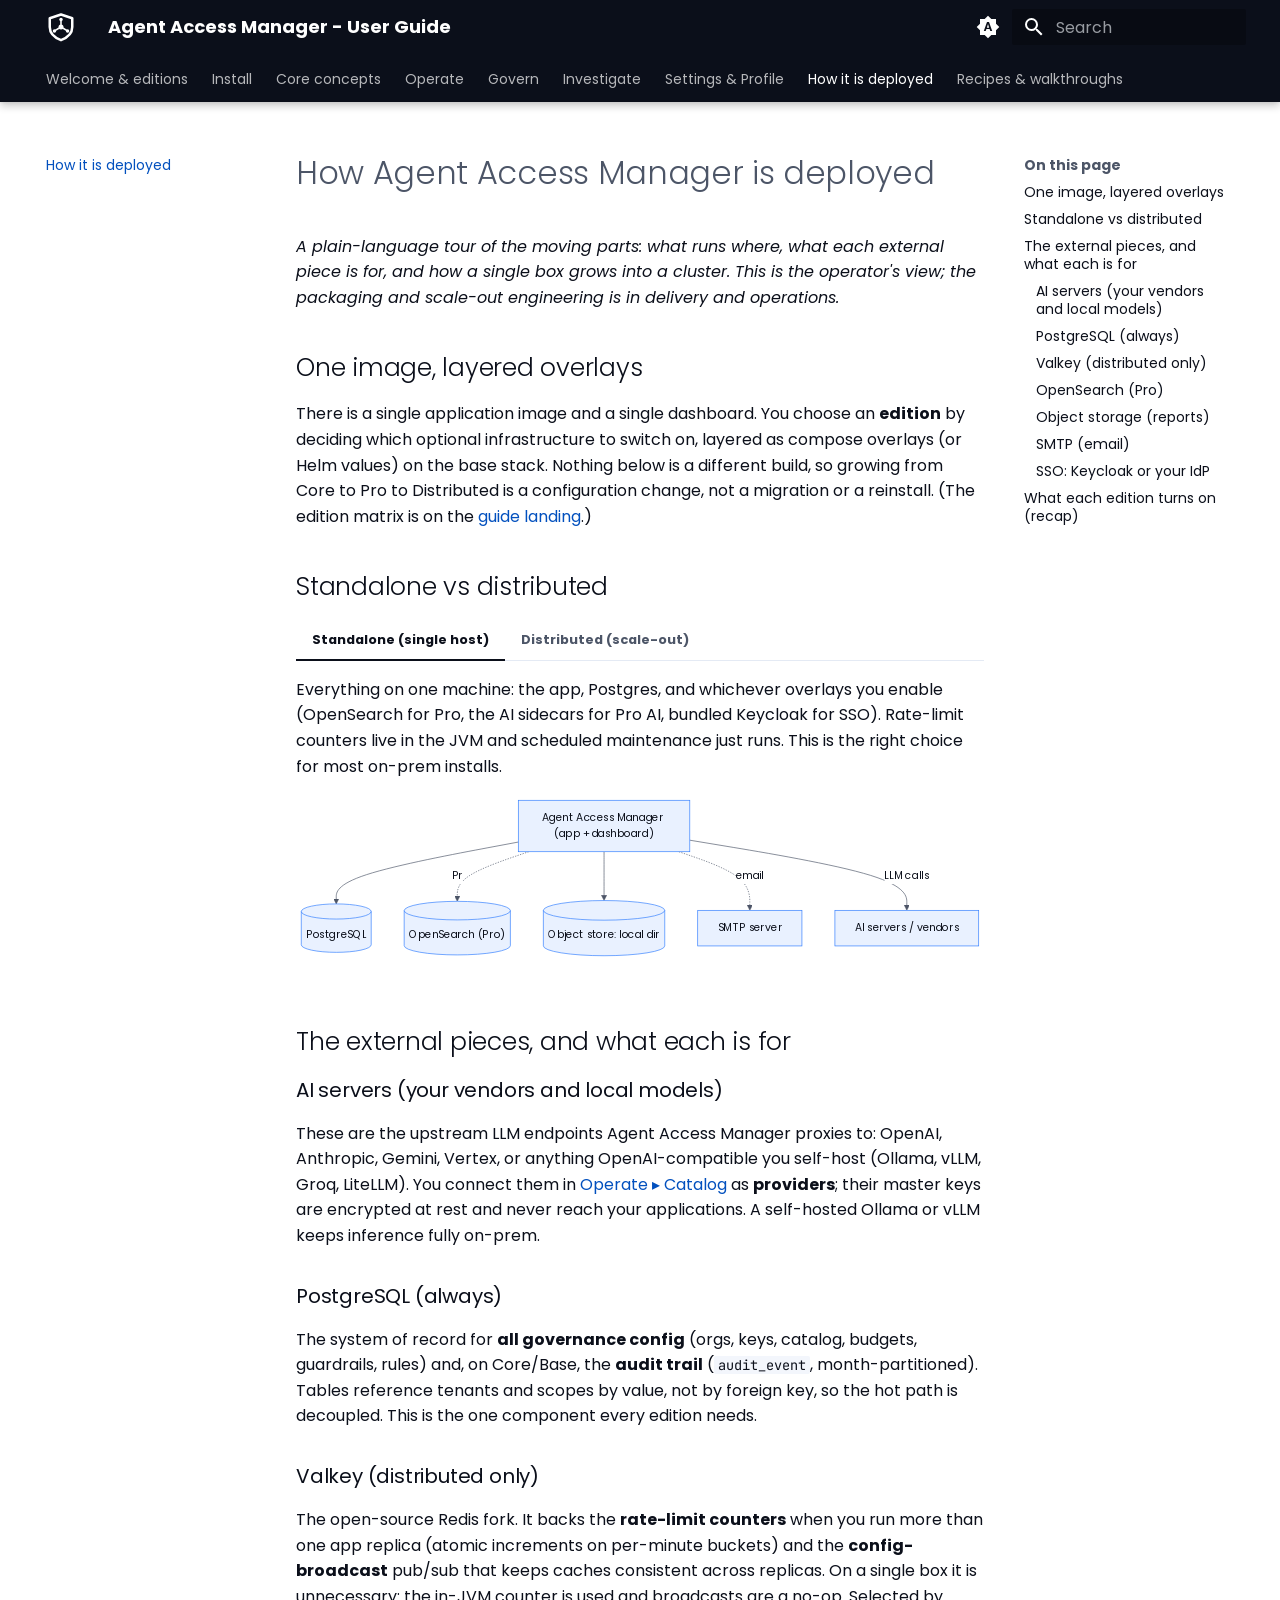
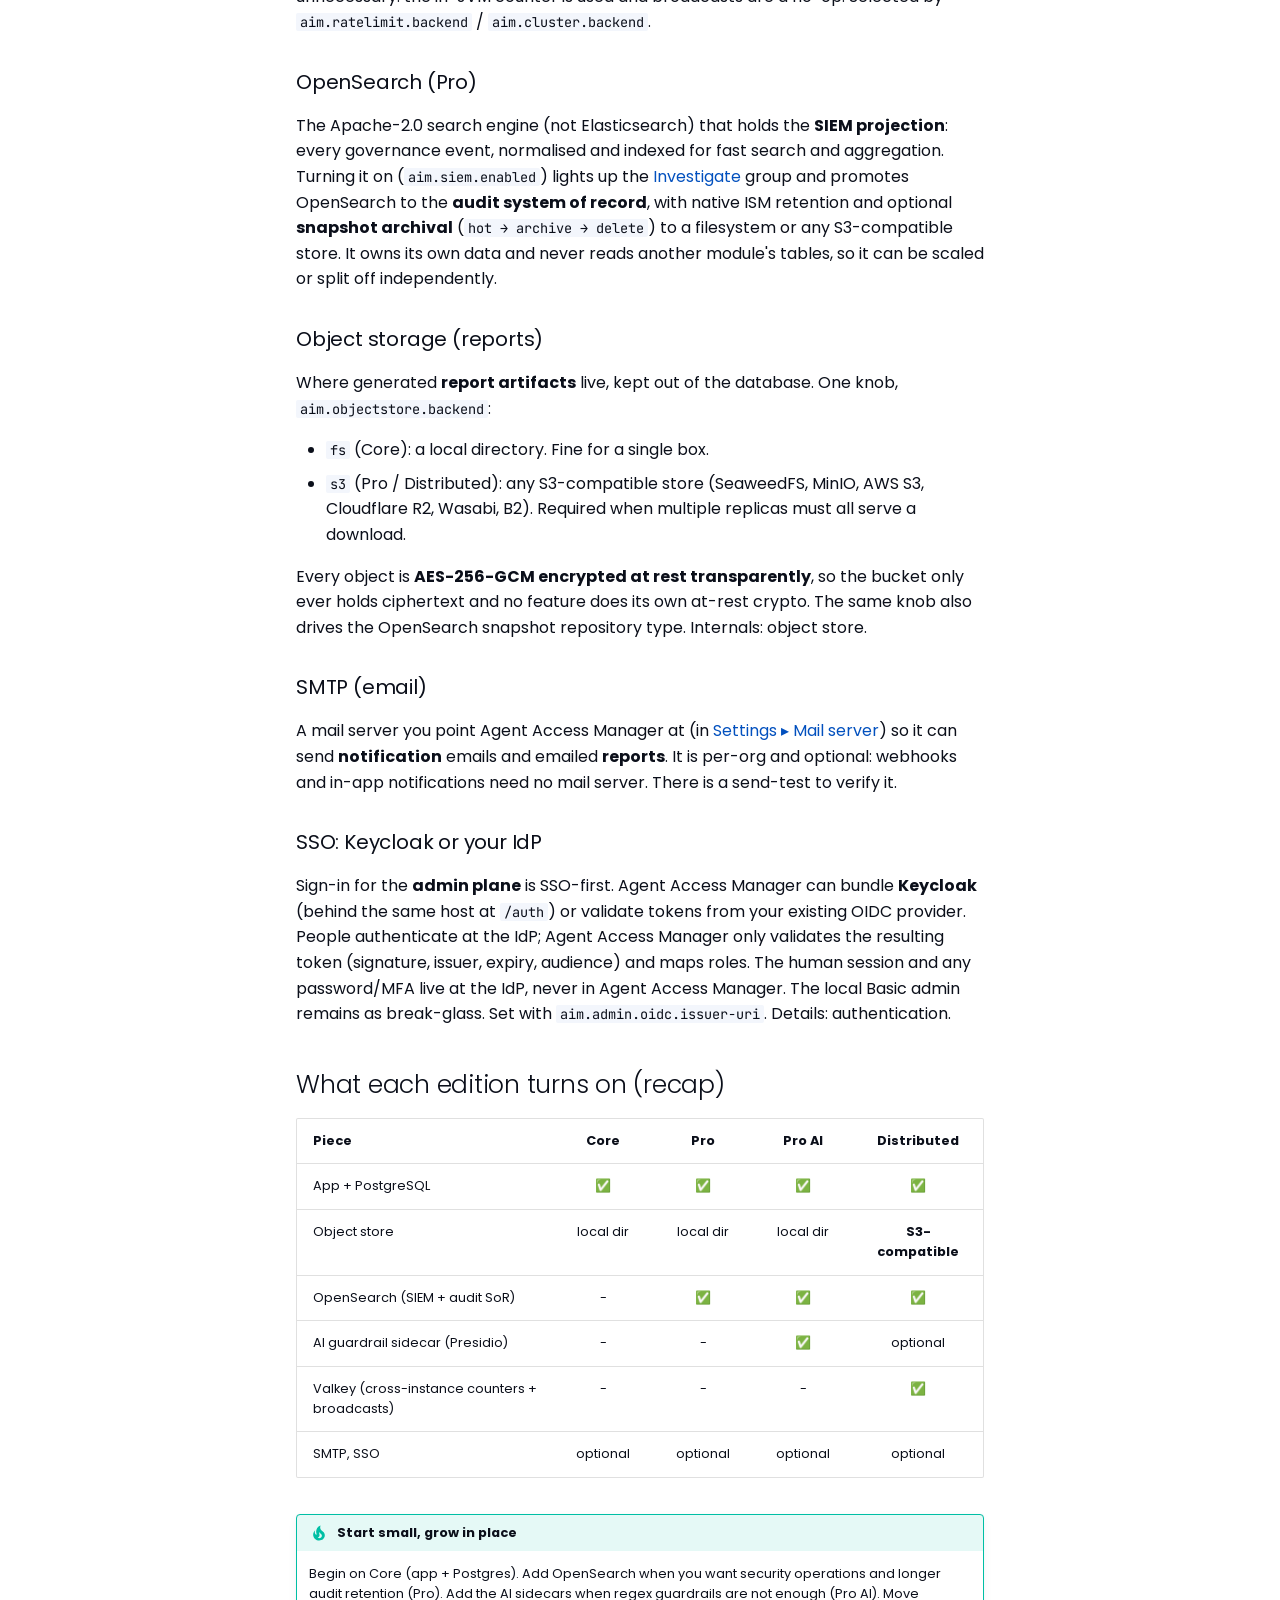
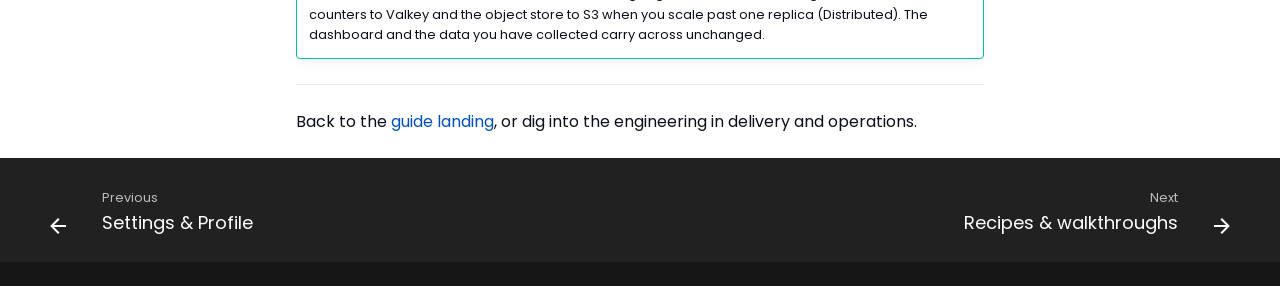
<file: deployment.html>
<!doctype html>
<html lang="en" class="no-js">
  <head>
    
      <meta charset="utf-8">
      <meta name="viewport" content="width=device-width,initial-scale=1">
      
        <meta name="description" content="The Agent Access Manager operator's manual: every dashboard screen, how the gateway routes, meters, and guards, the editions, and end-to-end recipes.">
      
      
        <meta name="author" content="AethosHub">
      
      
      
        <link rel="prev" href="account.html">
      
      
        <link rel="next" href="recipes.html">
      
      
        
      
      
      <link rel="icon" href="assets/aam-mark-blue.svg">
      <meta name="generator" content="mkdocs-1.6.1, mkdocs-material-9.7.7">
    
    
      
        <title>How it is deployed - Agent Access Manager - User Guide</title>
      
    
    
      <link rel="stylesheet" href="assets/stylesheets/main.ec1eaa64.min.css">
      
        
        <link rel="stylesheet" href="assets/stylesheets/palette.ab4e12ef.min.css">
      
      


    
    
      
    
    
      
        
        
        <link rel="preconnect" href="https://fonts.gstatic.com" crossorigin>
        <link rel="stylesheet" href="https://fonts.googleapis.com/css?family=Poppins:300,300i,400,400i,700,700i%7CJetBrains+Mono:400,400i,700,700i&display=fallback">
        <style>:root{--md-text-font:"Poppins";--md-code-font:"JetBrains Mono"}</style>
      
    
    
      <link rel="stylesheet" href="stylesheets/extra.css">
    
    <script>__md_scope=new URL(".",location),__md_hash=e=>[...e].reduce(((e,_)=>(e<<5)-e+_.charCodeAt(0)),0),__md_get=(e,_=localStorage,t=__md_scope)=>JSON.parse(_.getItem(t.pathname+"."+e)),__md_set=(e,_,t=localStorage,a=__md_scope)=>{try{t.setItem(a.pathname+"."+e,JSON.stringify(_))}catch(e){}}</script>
    
      

    
    
  </head>
  
  
    
    
      
    
    
    
    
    <body dir="ltr" data-md-color-scheme="default" data-md-color-primary="indigo" data-md-color-accent="indigo">
  
    
    <input class="md-toggle" data-md-toggle="drawer" type="checkbox" id="__drawer" autocomplete="off">
    <input class="md-toggle" data-md-toggle="search" type="checkbox" id="__search" autocomplete="off">
    <label class="md-overlay" for="__drawer"></label>
    <div data-md-component="skip">
      
        
        <a href="#how-agent-access-manager-is-deployed" class="md-skip">
          Skip to content
        </a>
      
    </div>
    <div data-md-component="announce">
      
    </div>
    
    
      

  

<header class="md-header md-header--shadow md-header--lifted" data-md-component="header">
  <nav class="md-header__inner md-grid" aria-label="Header">
    <a href="index.html" title="Agent Access Manager - User Guide" class="md-header__button md-logo" aria-label="Agent Access Manager - User Guide" data-md-component="logo">
      
  <img src="assets/aam-mark-white.svg" alt="logo">

    </a>
    <label class="md-header__button md-icon" for="__drawer">
      
      <svg xmlns="http://www.w3.org/2000/svg" viewBox="0 0 24 24"><path d="M3 6h18v2H3zm0 5h18v2H3zm0 5h18v2H3z"/></svg>
    </label>
    <div class="md-header__title" data-md-component="header-title">
      <div class="md-header__ellipsis">
        <div class="md-header__topic">
          <span class="md-ellipsis">
            Agent Access Manager - User Guide
          </span>
        </div>
        <div class="md-header__topic" data-md-component="header-topic">
          <span class="md-ellipsis">
            
              How it is deployed
            
          </span>
        </div>
      </div>
    </div>
    
      
        <form class="md-header__option" data-md-component="palette">
  
    
    
    
    <input class="md-option" data-md-color-media="(prefers-color-scheme)" data-md-color-scheme="default" data-md-color-primary="indigo" data-md-color-accent="indigo"  aria-label="Follow system theme"  type="radio" name="__palette" id="__palette_0">
    
      <label class="md-header__button md-icon" title="Follow system theme" for="__palette_1" hidden>
        <svg xmlns="http://www.w3.org/2000/svg" viewBox="0 0 24 24"><path d="m14.3 16-.7-2h-3.2l-.7 2H7.8L11 7h2l3.2 9zM20 8.69V4h-4.69L12 .69 8.69 4H4v4.69L.69 12 4 15.31V20h4.69L12 23.31 15.31 20H20v-4.69L23.31 12zm-9.15 3.96h2.3L12 9z"/></svg>
      </label>
    
  
    
    
    
    <input class="md-option" data-md-color-media="(prefers-color-scheme: light)" data-md-color-scheme="default" data-md-color-primary="custom" data-md-color-accent="custom"  aria-label="Switch to dark mode"  type="radio" name="__palette" id="__palette_1">
    
      <label class="md-header__button md-icon" title="Switch to dark mode" for="__palette_2" hidden>
        <svg xmlns="http://www.w3.org/2000/svg" viewBox="0 0 24 24"><path d="M12 8a4 4 0 0 0-4 4 4 4 0 0 0 4 4 4 4 0 0 0 4-4 4 4 0 0 0-4-4m0 10a6 6 0 0 1-6-6 6 6 0 0 1 6-6 6 6 0 0 1 6 6 6 6 0 0 1-6 6m8-9.31V4h-4.69L12 .69 8.69 4H4v4.69L.69 12 4 15.31V20h4.69L12 23.31 15.31 20H20v-4.69L23.31 12z"/></svg>
      </label>
    
  
    
    
    
    <input class="md-option" data-md-color-media="(prefers-color-scheme: dark)" data-md-color-scheme="slate" data-md-color-primary="custom" data-md-color-accent="custom"  aria-label="Switch to light mode"  type="radio" name="__palette" id="__palette_2">
    
      <label class="md-header__button md-icon" title="Switch to light mode" for="__palette_0" hidden>
        <svg xmlns="http://www.w3.org/2000/svg" viewBox="0 0 24 24"><path d="M12 18c-.89 0-1.74-.2-2.5-.55C11.56 16.5 13 14.42 13 12s-1.44-4.5-3.5-5.45C10.26 6.2 11.11 6 12 6a6 6 0 0 1 6 6 6 6 0 0 1-6 6m8-9.31V4h-4.69L12 .69 8.69 4H4v4.69L.69 12 4 15.31V20h4.69L12 23.31 15.31 20H20v-4.69L23.31 12z"/></svg>
      </label>
    
  
</form>
      
    
    
      <script>var palette=__md_get("__palette");if(palette&&palette.color){if("(prefers-color-scheme)"===palette.color.media){var media=matchMedia("(prefers-color-scheme: light)"),input=document.querySelector(media.matches?"[data-md-color-media='(prefers-color-scheme: light)']":"[data-md-color-media='(prefers-color-scheme: dark)']");palette.color.media=input.getAttribute("data-md-color-media"),palette.color.scheme=input.getAttribute("data-md-color-scheme"),palette.color.primary=input.getAttribute("data-md-color-primary"),palette.color.accent=input.getAttribute("data-md-color-accent")}for(var[key,value]of Object.entries(palette.color))document.body.setAttribute("data-md-color-"+key,value)}</script>
    
    
    
      
      
        <label class="md-header__button md-icon" for="__search">
          
          <svg xmlns="http://www.w3.org/2000/svg" viewBox="0 0 24 24"><path d="M9.5 3A6.5 6.5 0 0 1 16 9.5c0 1.61-.59 3.09-1.56 4.23l.27.27h.79l5 5-1.5 1.5-5-5v-.79l-.27-.27A6.52 6.52 0 0 1 9.5 16 6.5 6.5 0 0 1 3 9.5 6.5 6.5 0 0 1 9.5 3m0 2C7 5 5 7 5 9.5S7 14 9.5 14 14 12 14 9.5 12 5 9.5 5"/></svg>
        </label>
        <div class="md-search" data-md-component="search" role="dialog">
  <label class="md-search__overlay" for="__search"></label>
  <div class="md-search__inner" role="search">
    <form class="md-search__form" name="search">
      <input type="text" class="md-search__input" name="query" aria-label="Search" placeholder="Search" autocapitalize="off" autocorrect="off" autocomplete="off" spellcheck="false" data-md-component="search-query" required>
      <label class="md-search__icon md-icon" for="__search">
        
        <svg xmlns="http://www.w3.org/2000/svg" viewBox="0 0 24 24"><path d="M9.5 3A6.5 6.5 0 0 1 16 9.5c0 1.61-.59 3.09-1.56 4.23l.27.27h.79l5 5-1.5 1.5-5-5v-.79l-.27-.27A6.52 6.52 0 0 1 9.5 16 6.5 6.5 0 0 1 3 9.5 6.5 6.5 0 0 1 9.5 3m0 2C7 5 5 7 5 9.5S7 14 9.5 14 14 12 14 9.5 12 5 9.5 5"/></svg>
        
        <svg xmlns="http://www.w3.org/2000/svg" viewBox="0 0 24 24"><path d="M20 11v2H8l5.5 5.5-1.42 1.42L4.16 12l7.92-7.92L13.5 5.5 8 11z"/></svg>
      </label>
      <nav class="md-search__options" aria-label="Search">
        
          <a href="javascript:void(0)" class="md-search__icon md-icon" title="Share" aria-label="Share" data-clipboard data-clipboard-text="" data-md-component="search-share" tabindex="-1">
            
            <svg xmlns="http://www.w3.org/2000/svg" viewBox="0 0 24 24"><path d="M18 16.08c-.76 0-1.44.3-1.96.77L8.91 12.7c.05-.23.09-.46.09-.7s-.04-.47-.09-.7l7.05-4.11c.54.5 1.25.81 2.04.81a3 3 0 0 0 3-3 3 3 0 0 0-3-3 3 3 0 0 0-3 3c0 .24.04.47.09.7L8.04 9.81C7.5 9.31 6.79 9 6 9a3 3 0 0 0-3 3 3 3 0 0 0 3 3c.79 0 1.5-.31 2.04-.81l7.12 4.15c-.05.21-.08.43-.08.66 0 1.61 1.31 2.91 2.92 2.91s2.92-1.3 2.92-2.91A2.92 2.92 0 0 0 18 16.08"/></svg>
          </a>
        
        <button type="reset" class="md-search__icon md-icon" title="Clear" aria-label="Clear" tabindex="-1">
          
          <svg xmlns="http://www.w3.org/2000/svg" viewBox="0 0 24 24"><path d="M19 6.41 17.59 5 12 10.59 6.41 5 5 6.41 10.59 12 5 17.59 6.41 19 12 13.41 17.59 19 19 17.59 13.41 12z"/></svg>
        </button>
      </nav>
      
        <div class="md-search__suggest" data-md-component="search-suggest"></div>
      
    </form>
    <div class="md-search__output">
      <div class="md-search__scrollwrap" tabindex="0" data-md-scrollfix>
        <div class="md-search-result" data-md-component="search-result">
          <div class="md-search-result__meta">
            Initializing search
          </div>
          <ol class="md-search-result__list" role="presentation"></ol>
        </div>
      </div>
    </div>
  </div>
</div>
      
    
    
  </nav>
  
    
      
<nav class="md-tabs" aria-label="Tabs" data-md-component="tabs">
  <div class="md-grid">
    <ul class="md-tabs__list">
      
        
  
  
  
  
    <li class="md-tabs__item">
      <a href="index.html" class="md-tabs__link">
        
  
  
    
  
  Welcome & editions

      </a>
    </li>
  

      
        
  
  
  
  
    <li class="md-tabs__item">
      <a href="install.html" class="md-tabs__link">
        
  
  
    
  
  Install

      </a>
    </li>
  

      
        
  
  
  
  
    <li class="md-tabs__item">
      <a href="concepts.html" class="md-tabs__link">
        
  
  
    
  
  Core concepts

      </a>
    </li>
  

      
        
  
  
  
  
    <li class="md-tabs__item">
      <a href="operate.html" class="md-tabs__link">
        
  
  
    
  
  Operate

      </a>
    </li>
  

      
        
  
  
  
  
    <li class="md-tabs__item">
      <a href="govern.html" class="md-tabs__link">
        
  
  
    
  
  Govern

      </a>
    </li>
  

      
        
  
  
  
  
    <li class="md-tabs__item">
      <a href="investigate.html" class="md-tabs__link">
        
  
  
    
  
  Investigate

      </a>
    </li>
  

      
        
  
  
  
  
    <li class="md-tabs__item">
      <a href="account.html" class="md-tabs__link">
        
  
  
    
  
  Settings & Profile

      </a>
    </li>
  

      
        
  
  
  
    
  
  
    <li class="md-tabs__item md-tabs__item--active">
      <a href="deployment.html" class="md-tabs__link">
        
  
  
    
  
  How it is deployed

      </a>
    </li>
  

      
        
  
  
  
  
    <li class="md-tabs__item">
      <a href="recipes.html" class="md-tabs__link">
        
  
  
    
  
  Recipes & walkthroughs

      </a>
    </li>
  

      
    </ul>
  </div>
</nav>
    
  
</header>
    
    <div class="md-container" data-md-component="container">
      
      
        
      
      <main class="md-main" data-md-component="main">
        <div class="md-main__inner md-grid">
          
            
              
              <div class="md-sidebar md-sidebar--primary" data-md-component="sidebar" data-md-type="navigation" >
                <div class="md-sidebar__scrollwrap">
                  <div class="md-sidebar__inner">
                    


  


<nav class="md-nav md-nav--primary md-nav--lifted" aria-label="Navigation" data-md-level="0">
  <label class="md-nav__title" for="__drawer">
    <a href="index.html" title="Agent Access Manager - User Guide" class="md-nav__button md-logo" aria-label="Agent Access Manager - User Guide" data-md-component="logo">
      
  <img src="assets/aam-mark-white.svg" alt="logo">

    </a>
    Agent Access Manager - User Guide
  </label>
  
  <ul class="md-nav__list" data-md-scrollfix>
    
      
      
  
  
  
  
    <li class="md-nav__item">
      <a href="index.html" class="md-nav__link">
        
  
  
  <span class="md-ellipsis">
    
  
    Welcome & editions
  

    
  </span>
  
  

      </a>
    </li>
  

    
      
      
  
  
  
  
    <li class="md-nav__item">
      <a href="install.html" class="md-nav__link">
        
  
  
  <span class="md-ellipsis">
    
  
    Install
  

    
  </span>
  
  

      </a>
    </li>
  

    
      
      
  
  
  
  
    <li class="md-nav__item">
      <a href="concepts.html" class="md-nav__link">
        
  
  
  <span class="md-ellipsis">
    
  
    Core concepts
  

    
  </span>
  
  

      </a>
    </li>
  

    
      
      
  
  
  
  
    <li class="md-nav__item">
      <a href="operate.html" class="md-nav__link">
        
  
  
  <span class="md-ellipsis">
    
  
    Operate
  

    
  </span>
  
  

      </a>
    </li>
  

    
      
      
  
  
  
  
    <li class="md-nav__item">
      <a href="govern.html" class="md-nav__link">
        
  
  
  <span class="md-ellipsis">
    
  
    Govern
  

    
  </span>
  
  

      </a>
    </li>
  

    
      
      
  
  
  
  
    <li class="md-nav__item">
      <a href="investigate.html" class="md-nav__link">
        
  
  
  <span class="md-ellipsis">
    
  
    Investigate
  

    
  </span>
  
  

      </a>
    </li>
  

    
      
      
  
  
  
  
    <li class="md-nav__item">
      <a href="account.html" class="md-nav__link">
        
  
  
  <span class="md-ellipsis">
    
  
    Settings & Profile
  

    
  </span>
  
  

      </a>
    </li>
  

    
      
      
  
  
    
  
  
  
    <li class="md-nav__item md-nav__item--active">
      
      <input class="md-nav__toggle md-toggle" type="checkbox" id="__toc">
      
      
        
      
      
        <label class="md-nav__link md-nav__link--active" for="__toc">
          
  
  
  <span class="md-ellipsis">
    
  
    How it is deployed
  

    
  </span>
  
  

          <span class="md-nav__icon md-icon"></span>
        </label>
      
      <a href="deployment.html" class="md-nav__link md-nav__link--active">
        
  
  
  <span class="md-ellipsis">
    
  
    How it is deployed
  

    
  </span>
  
  

      </a>
      
        

  

<nav class="md-nav md-nav--secondary" aria-label="On this page">
  
  
  
    
  
  
    <label class="md-nav__title" for="__toc">
      <span class="md-nav__icon md-icon"></span>
      On this page
    </label>
    <ul class="md-nav__list" data-md-component="toc" data-md-scrollfix>
      
        <li class="md-nav__item">
  <a href="#one-image-layered-overlays" class="md-nav__link">
    <span class="md-ellipsis">
      
        One image, layered overlays
      
    </span>
  </a>
  
</li>
      
        <li class="md-nav__item">
  <a href="#standalone-vs-distributed" class="md-nav__link">
    <span class="md-ellipsis">
      
        Standalone vs distributed
      
    </span>
  </a>
  
</li>
      
        <li class="md-nav__item">
  <a href="#the-external-pieces-and-what-each-is-for" class="md-nav__link">
    <span class="md-ellipsis">
      
        The external pieces, and what each is for
      
    </span>
  </a>
  
    <nav class="md-nav" aria-label="The external pieces, and what each is for">
      <ul class="md-nav__list">
        
          <li class="md-nav__item">
  <a href="#ai-servers-your-vendors-and-local-models" class="md-nav__link">
    <span class="md-ellipsis">
      
        AI servers (your vendors and local models)
      
    </span>
  </a>
  
</li>
        
          <li class="md-nav__item">
  <a href="#postgresql-always" class="md-nav__link">
    <span class="md-ellipsis">
      
        PostgreSQL (always)
      
    </span>
  </a>
  
</li>
        
          <li class="md-nav__item">
  <a href="#valkey-distributed-only" class="md-nav__link">
    <span class="md-ellipsis">
      
        Valkey (distributed only)
      
    </span>
  </a>
  
</li>
        
          <li class="md-nav__item">
  <a href="#opensearch-pro" class="md-nav__link">
    <span class="md-ellipsis">
      
        OpenSearch (Pro)
      
    </span>
  </a>
  
</li>
        
          <li class="md-nav__item">
  <a href="#object-storage-reports" class="md-nav__link">
    <span class="md-ellipsis">
      
        Object storage (reports)
      
    </span>
  </a>
  
</li>
        
          <li class="md-nav__item">
  <a href="#smtp-email" class="md-nav__link">
    <span class="md-ellipsis">
      
        SMTP (email)
      
    </span>
  </a>
  
</li>
        
          <li class="md-nav__item">
  <a href="#sso-keycloak-or-your-idp" class="md-nav__link">
    <span class="md-ellipsis">
      
        SSO: Keycloak or your IdP
      
    </span>
  </a>
  
</li>
        
      </ul>
    </nav>
  
</li>
      
        <li class="md-nav__item">
  <a href="#what-each-edition-turns-on-recap" class="md-nav__link">
    <span class="md-ellipsis">
      
        What each edition turns on (recap)
      
    </span>
  </a>
  
</li>
      
    </ul>
  
</nav>
      
    </li>
  

    
      
      
  
  
  
  
    <li class="md-nav__item">
      <a href="recipes.html" class="md-nav__link">
        
  
  
  <span class="md-ellipsis">
    
  
    Recipes & walkthroughs
  

    
  </span>
  
  

      </a>
    </li>
  

    
  </ul>
</nav>
                  </div>
                </div>
              </div>
            
            
              
              <div class="md-sidebar md-sidebar--secondary" data-md-component="sidebar" data-md-type="toc" >
                <div class="md-sidebar__scrollwrap">
                  <div class="md-sidebar__inner">
                    

  

<nav class="md-nav md-nav--secondary" aria-label="On this page">
  
  
  
    
  
  
    <label class="md-nav__title" for="__toc">
      <span class="md-nav__icon md-icon"></span>
      On this page
    </label>
    <ul class="md-nav__list" data-md-component="toc" data-md-scrollfix>
      
        <li class="md-nav__item">
  <a href="#one-image-layered-overlays" class="md-nav__link">
    <span class="md-ellipsis">
      
        One image, layered overlays
      
    </span>
  </a>
  
</li>
      
        <li class="md-nav__item">
  <a href="#standalone-vs-distributed" class="md-nav__link">
    <span class="md-ellipsis">
      
        Standalone vs distributed
      
    </span>
  </a>
  
</li>
      
        <li class="md-nav__item">
  <a href="#the-external-pieces-and-what-each-is-for" class="md-nav__link">
    <span class="md-ellipsis">
      
        The external pieces, and what each is for
      
    </span>
  </a>
  
    <nav class="md-nav" aria-label="The external pieces, and what each is for">
      <ul class="md-nav__list">
        
          <li class="md-nav__item">
  <a href="#ai-servers-your-vendors-and-local-models" class="md-nav__link">
    <span class="md-ellipsis">
      
        AI servers (your vendors and local models)
      
    </span>
  </a>
  
</li>
        
          <li class="md-nav__item">
  <a href="#postgresql-always" class="md-nav__link">
    <span class="md-ellipsis">
      
        PostgreSQL (always)
      
    </span>
  </a>
  
</li>
        
          <li class="md-nav__item">
  <a href="#valkey-distributed-only" class="md-nav__link">
    <span class="md-ellipsis">
      
        Valkey (distributed only)
      
    </span>
  </a>
  
</li>
        
          <li class="md-nav__item">
  <a href="#opensearch-pro" class="md-nav__link">
    <span class="md-ellipsis">
      
        OpenSearch (Pro)
      
    </span>
  </a>
  
</li>
        
          <li class="md-nav__item">
  <a href="#object-storage-reports" class="md-nav__link">
    <span class="md-ellipsis">
      
        Object storage (reports)
      
    </span>
  </a>
  
</li>
        
          <li class="md-nav__item">
  <a href="#smtp-email" class="md-nav__link">
    <span class="md-ellipsis">
      
        SMTP (email)
      
    </span>
  </a>
  
</li>
        
          <li class="md-nav__item">
  <a href="#sso-keycloak-or-your-idp" class="md-nav__link">
    <span class="md-ellipsis">
      
        SSO: Keycloak or your IdP
      
    </span>
  </a>
  
</li>
        
      </ul>
    </nav>
  
</li>
      
        <li class="md-nav__item">
  <a href="#what-each-edition-turns-on-recap" class="md-nav__link">
    <span class="md-ellipsis">
      
        What each edition turns on (recap)
      
    </span>
  </a>
  
</li>
      
    </ul>
  
</nav>
                  </div>
                </div>
              </div>
            
          
          
            <div class="md-content" data-md-component="content">
              
              <article class="md-content__inner md-typeset">
                
                  



<h1 id="how-agent-access-manager-is-deployed">How Agent Access Manager is deployed<a class="headerlink" href="#how-agent-access-manager-is-deployed" title="Permanent link">&para;</a></h1>
<p><em>A plain-language tour of the moving parts: what runs where, what each external piece is for, and how a single box grows into a cluster. This is the operator's view; the packaging and scale-out engineering is in delivery and operations.</em></p>
<h2 id="one-image-layered-overlays">One image, layered overlays<a class="headerlink" href="#one-image-layered-overlays" title="Permanent link">&para;</a></h2>
<p>There is a single application image and a single dashboard. You choose an <strong>edition</strong> by deciding which optional infrastructure to switch on, layered as compose overlays (or Helm values) on the base stack. Nothing below is a different build, so growing from Core to Pro to Distributed is a configuration change, not a migration or a reinstall. (The edition matrix is on the <a href="index.html#editions-one-product-tiered">guide landing</a>.)</p>
<h2 id="standalone-vs-distributed">Standalone vs distributed<a class="headerlink" href="#standalone-vs-distributed" title="Permanent link">&para;</a></h2>
<div class="tabbed-set tabbed-alternate" data-tabs="1:2"><input checked="checked" id="__tabbed_1_1" name="__tabbed_1" type="radio" /><input id="__tabbed_1_2" name="__tabbed_1" type="radio" /><div class="tabbed-labels"><label for="__tabbed_1_1">Standalone (single host)</label><label for="__tabbed_1_2">Distributed (scale-out)</label></div>
<div class="tabbed-content">
<div class="tabbed-block">
<p>Everything on one machine: the app, Postgres, and whichever overlays you enable (OpenSearch for Pro, the AI sidecars for Pro AI, bundled Keycloak for SSO). Rate-limit counters live in the JVM and scheduled maintenance just runs. This is the right choice for most on-prem installs.</p>
<pre class="aim-diagram"><code>flowchart TD
    APP["Agent Access Manager (app + dashboard)"]
    PG[("PostgreSQL")]
    OS[("OpenSearch (Pro)")]
    OBJ[("Object store: local dir")]
    SMTP["SMTP server"]
    AISRV["AI servers / vendors"]
    APP --&gt; PG
    APP -.Pro.-&gt; OS
    APP --&gt; OBJ
    APP -.-&gt;|email| SMTP
    APP --&gt;|LLM calls| AISRV</code></pre>
</div>
<div class="tabbed-block">
<p>The <code>gateway</code> data plane is <strong>stateless</strong>, so you run <strong>N app replicas</strong> behind a load balancer. Shared state moves to external stores so every replica agrees. Single-host multi-replica uses <code>deploy/compose/distributed.yml</code>; multi-machine uses the Helm chart.</p>
<pre class="aim-diagram"><code>flowchart TD
    LB["Load balancer"]
    A1["app #1"]
    A2["app #2"]
    A3["app #N"]
    PG[("PostgreSQL")]
    VK[("Valkey")]
    OS[("OpenSearch")]
    OBJ[("Object store: S3-compatible")]
    LB --&gt; A1 &amp; A2 &amp; A3
    A1 &amp; A2 &amp; A3 --&gt; PG
    A1 &amp; A2 &amp; A3 --&gt;|rate-limit counters + config broadcasts| VK
    A1 &amp; A2 &amp; A3 --&gt; OS
    A1 &amp; A2 &amp; A3 --&gt; OBJ</code></pre>
<ul>
<li><strong>Valkey</strong> holds the hot rate-limit counters (the only store that scales an org-wide counter across instances) and carries config-change <strong>broadcasts</strong>, so a change on one replica reloads on all.</li>
<li><strong>ShedLock</strong> makes scheduled maintenance (audit-partition upkeep) a <strong>cluster singleton</strong>, so it runs once cluster-wide.</li>
<li><strong>OpenSearch</strong> native retention/snapshots are scheduler-free, so they need no cross-instance coordination.</li>
</ul>
</div>
</div>
</div>
<h2 id="the-external-pieces-and-what-each-is-for">The external pieces, and what each is for<a class="headerlink" href="#the-external-pieces-and-what-each-is-for" title="Permanent link">&para;</a></h2>
<h3 id="ai-servers-your-vendors-and-local-models">AI servers (your vendors and local models)<a class="headerlink" href="#ai-servers-your-vendors-and-local-models" title="Permanent link">&para;</a></h3>
<p>These are the upstream LLM endpoints Agent Access Manager proxies to: OpenAI, Anthropic, Gemini, Vertex, or anything OpenAI-compatible you self-host (Ollama, vLLM, Groq, LiteLLM). You connect them in <a href="operate.html#catalog-providers-deployments-and-routing">Operate ▸ Catalog</a> as <strong>providers</strong>; their master keys are encrypted at rest and never reach your applications. A self-hosted Ollama or vLLM keeps inference fully on-prem.</p>
<h3 id="postgresql-always">PostgreSQL (always)<a class="headerlink" href="#postgresql-always" title="Permanent link">&para;</a></h3>
<p>The system of record for <strong>all governance config</strong> (orgs, keys, catalog, budgets, guardrails, rules) and, on Core/Base, the <strong>audit trail</strong> (<code>audit_event</code>, month-partitioned). Tables reference tenants and scopes by value, not by foreign key, so the hot path is decoupled. This is the one component every edition needs.</p>
<h3 id="valkey-distributed-only">Valkey (distributed only)<a class="headerlink" href="#valkey-distributed-only" title="Permanent link">&para;</a></h3>
<p>The open-source Redis fork. It backs the <strong>rate-limit counters</strong> when you run more than one app replica (atomic increments on per-minute buckets) and the <strong>config-broadcast</strong> pub/sub that keeps caches consistent across replicas. On a single box it is unnecessary: the in-JVM counter is used and broadcasts are a no-op. Selected by <code>aim.ratelimit.backend</code> / <code>aim.cluster.backend</code>.</p>
<h3 id="opensearch-pro">OpenSearch (Pro)<a class="headerlink" href="#opensearch-pro" title="Permanent link">&para;</a></h3>
<p>The Apache-2.0 search engine (not Elasticsearch) that holds the <strong>SIEM projection</strong>: every governance event, normalised and indexed for fast search and aggregation. Turning it on (<code>aim.siem.enabled</code>) lights up the <a href="investigate.html">Investigate</a> group and promotes OpenSearch to the <strong>audit system of record</strong>, with native ISM retention and optional <strong>snapshot archival</strong> (<code>hot → archive → delete</code>) to a filesystem or any S3-compatible store. It owns its own data and never reads another module's tables, so it can be scaled or split off independently.</p>
<h3 id="object-storage-reports">Object storage (reports)<a class="headerlink" href="#object-storage-reports" title="Permanent link">&para;</a></h3>
<p>Where generated <strong>report artifacts</strong> live, kept out of the database. One knob, <code>aim.objectstore.backend</code>:</p>
<ul>
<li><code>fs</code> (Core): a local directory. Fine for a single box.</li>
<li><code>s3</code> (Pro / Distributed): any S3-compatible store (SeaweedFS, MinIO, AWS S3, Cloudflare R2, Wasabi, B2). Required when multiple replicas must all serve a download.</li>
</ul>
<p>Every object is <strong>AES-256-GCM encrypted at rest transparently</strong>, so the bucket only ever holds ciphertext and no feature does its own at-rest crypto. The same knob also drives the OpenSearch snapshot repository type. Internals: object store.</p>
<h3 id="smtp-email">SMTP (email)<a class="headerlink" href="#smtp-email" title="Permanent link">&para;</a></h3>
<p>A mail server you point Agent Access Manager at (in <a href="account.html#settings">Settings ▸ Mail server</a>) so it can send <strong>notification</strong> emails and emailed <strong>reports</strong>. It is per-org and optional: webhooks and in-app notifications need no mail server. There is a send-test to verify it.</p>
<h3 id="sso-keycloak-or-your-idp">SSO: Keycloak or your IdP<a class="headerlink" href="#sso-keycloak-or-your-idp" title="Permanent link">&para;</a></h3>
<p>Sign-in for the <strong>admin plane</strong> is SSO-first. Agent Access Manager can bundle <strong>Keycloak</strong> (behind the same host at <code>/auth</code>) or validate tokens from your existing OIDC provider. People authenticate at the IdP; Agent Access Manager only validates the resulting token (signature, issuer, expiry, audience) and maps roles. The human session and any password/MFA live at the IdP, never in Agent Access Manager. The local Basic admin remains as break-glass. Set with <code>aim.admin.oidc.issuer-uri</code>. Details: authentication.</p>
<h2 id="what-each-edition-turns-on-recap">What each edition turns on (recap)<a class="headerlink" href="#what-each-edition-turns-on-recap" title="Permanent link">&para;</a></h2>
<table>
<thead>
<tr>
<th>Piece</th>
<th style="text-align: center;">Core</th>
<th style="text-align: center;">Pro</th>
<th style="text-align: center;">Pro AI</th>
<th style="text-align: center;">Distributed</th>
</tr>
</thead>
<tbody>
<tr>
<td>App + PostgreSQL</td>
<td style="text-align: center;">✅</td>
<td style="text-align: center;">✅</td>
<td style="text-align: center;">✅</td>
<td style="text-align: center;">✅</td>
</tr>
<tr>
<td>Object store</td>
<td style="text-align: center;">local dir</td>
<td style="text-align: center;">local dir</td>
<td style="text-align: center;">local dir</td>
<td style="text-align: center;"><strong>S3-compatible</strong></td>
</tr>
<tr>
<td>OpenSearch (SIEM + audit SoR)</td>
<td style="text-align: center;">-</td>
<td style="text-align: center;">✅</td>
<td style="text-align: center;">✅</td>
<td style="text-align: center;">✅</td>
</tr>
<tr>
<td>AI guardrail sidecar (Presidio)</td>
<td style="text-align: center;">-</td>
<td style="text-align: center;">-</td>
<td style="text-align: center;">✅</td>
<td style="text-align: center;">optional</td>
</tr>
<tr>
<td>Valkey (cross-instance counters + broadcasts)</td>
<td style="text-align: center;">-</td>
<td style="text-align: center;">-</td>
<td style="text-align: center;">-</td>
<td style="text-align: center;">✅</td>
</tr>
<tr>
<td>SMTP, SSO</td>
<td style="text-align: center;">optional</td>
<td style="text-align: center;">optional</td>
<td style="text-align: center;">optional</td>
<td style="text-align: center;">optional</td>
</tr>
</tbody>
</table>
<div class="admonition tip">
<p class="admonition-title">Start small, grow in place</p>
<p>Begin on Core (app + Postgres). Add OpenSearch when you want security operations and longer audit retention (Pro). Add the AI sidecars when regex guardrails are not enough (Pro AI). Move counters to Valkey and the object store to S3 when you scale past one replica (Distributed). The dashboard and the data you have collected carry across unchanged.</p>
</div>
<hr />
<p>Back to the <a href="index.html">guide landing</a>, or dig into the engineering in delivery and operations.</p>












                
              </article>
            </div>
          
          
  <script>var tabs=__md_get("__tabs");if(Array.isArray(tabs))e:for(var set of document.querySelectorAll(".tabbed-set")){var labels=set.querySelector(".tabbed-labels");for(var tab of tabs)for(var label of labels.getElementsByTagName("label"))if(label.innerText.trim()===tab){var input=document.getElementById(label.htmlFor);input.checked=!0;continue e}}</script>

<script>var target=document.getElementById(location.hash.slice(1));target&&target.name&&(target.checked=target.name.startsWith("__tabbed_"))</script>
        </div>
        
          <button type="button" class="md-top md-icon" data-md-component="top" hidden>
  
  <svg xmlns="http://www.w3.org/2000/svg" viewBox="0 0 24 24"><path d="M13 20h-2V8l-5.5 5.5-1.42-1.42L12 4.16l7.92 7.92-1.42 1.42L13 8z"/></svg>
  Back to top
</button>
        
      </main>
      
        <footer class="md-footer">
  
    
      
      <nav class="md-footer__inner md-grid" aria-label="Footer" >
        
          
          <a href="account.html" class="md-footer__link md-footer__link--prev" aria-label="Previous: Settings &amp; Profile">
            <div class="md-footer__button md-icon">
              
              <svg xmlns="http://www.w3.org/2000/svg" viewBox="0 0 24 24"><path d="M20 11v2H8l5.5 5.5-1.42 1.42L4.16 12l7.92-7.92L13.5 5.5 8 11z"/></svg>
            </div>
            <div class="md-footer__title">
              <span class="md-footer__direction">
                Previous
              </span>
              <div class="md-ellipsis">
                Settings & Profile
              </div>
            </div>
          </a>
        
        
          
          <a href="recipes.html" class="md-footer__link md-footer__link--next" aria-label="Next: Recipes &amp; walkthroughs">
            <div class="md-footer__title">
              <span class="md-footer__direction">
                Next
              </span>
              <div class="md-ellipsis">
                Recipes & walkthroughs
              </div>
            </div>
            <div class="md-footer__button md-icon">
              
              <svg xmlns="http://www.w3.org/2000/svg" viewBox="0 0 24 24"><path d="M4 11v2h12l-5.5 5.5 1.42 1.42L19.84 12l-7.92-7.92L10.5 5.5 16 11z"/></svg>
            </div>
          </a>
        
      </nav>
    
  
  <div class="md-footer-meta md-typeset">
    <div class="md-footer-meta__inner md-grid">
      <div class="md-copyright">
  
  
</div>
      
    </div>
  </div>
</footer>
      
    </div>
    <div class="md-dialog" data-md-component="dialog">
      <div class="md-dialog__inner md-typeset"></div>
    </div>
    
    
    
      
      
      <script id="__config" type="application/json">{"annotate": null, "base": ".", "features": ["navigation.tabs", "navigation.tabs.sticky", "navigation.sections", "navigation.expand", "navigation.top", "navigation.indexes", "navigation.footer", "navigation.tracking", "toc.follow", "search.suggest", "search.highlight", "search.share", "content.code.copy", "content.code.annotate", "content.tabs.link", "content.tooltips"], "search": "assets/javascripts/workers/search.2c215733.min.js", "tags": null, "translations": {"clipboard.copied": "Copied to clipboard", "clipboard.copy": "Copy to clipboard", "search.result.more.one": "1 more on this page", "search.result.more.other": "# more on this page", "search.result.none": "No matching documents", "search.result.one": "1 matching document", "search.result.other": "# matching documents", "search.result.placeholder": "Type to start searching", "search.result.term.missing": "Missing", "select.version": "Select version"}, "version": null}</script>
    
    
      <script src="assets/javascripts/bundle.d7400e89.min.js"></script>
      
        <script src="javascripts/mermaid.min.js"></script>
      
        <script src="javascripts/extra.js"></script>
      
    
  </body>
</html>
</file>
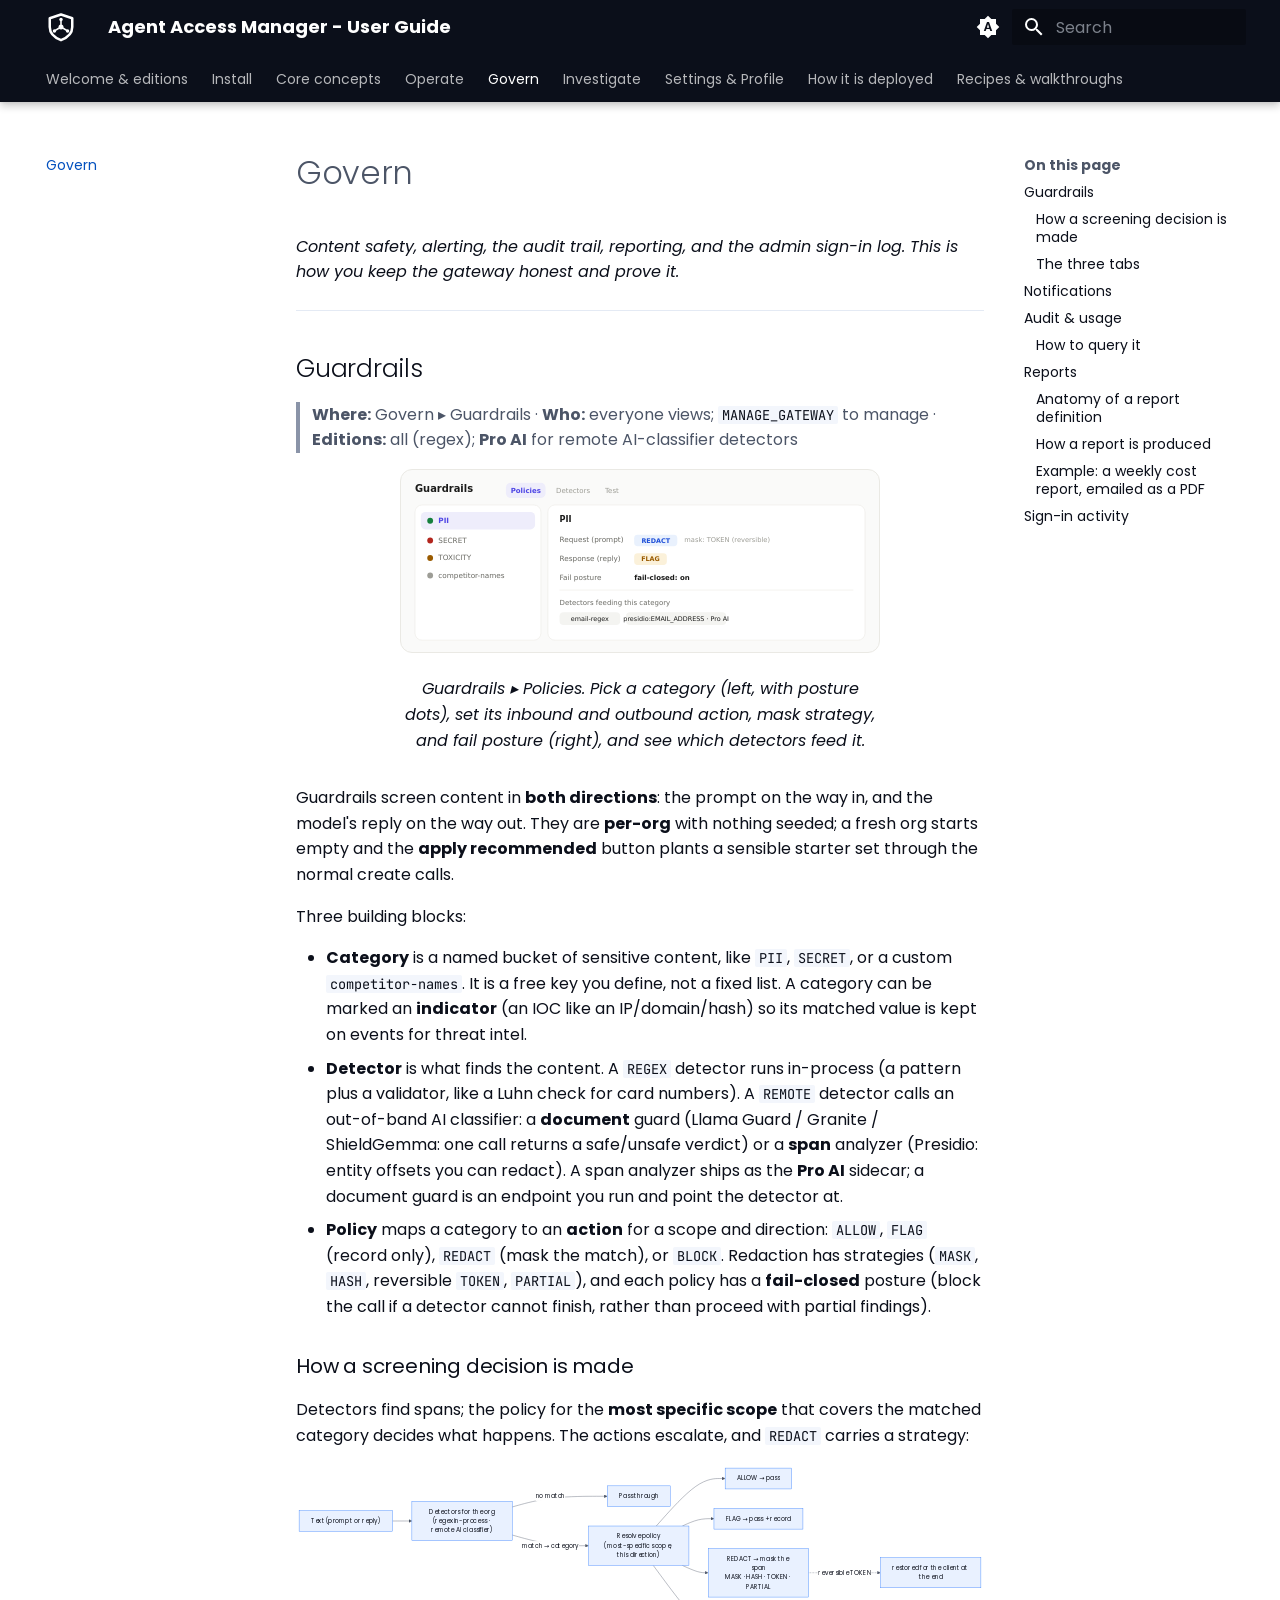
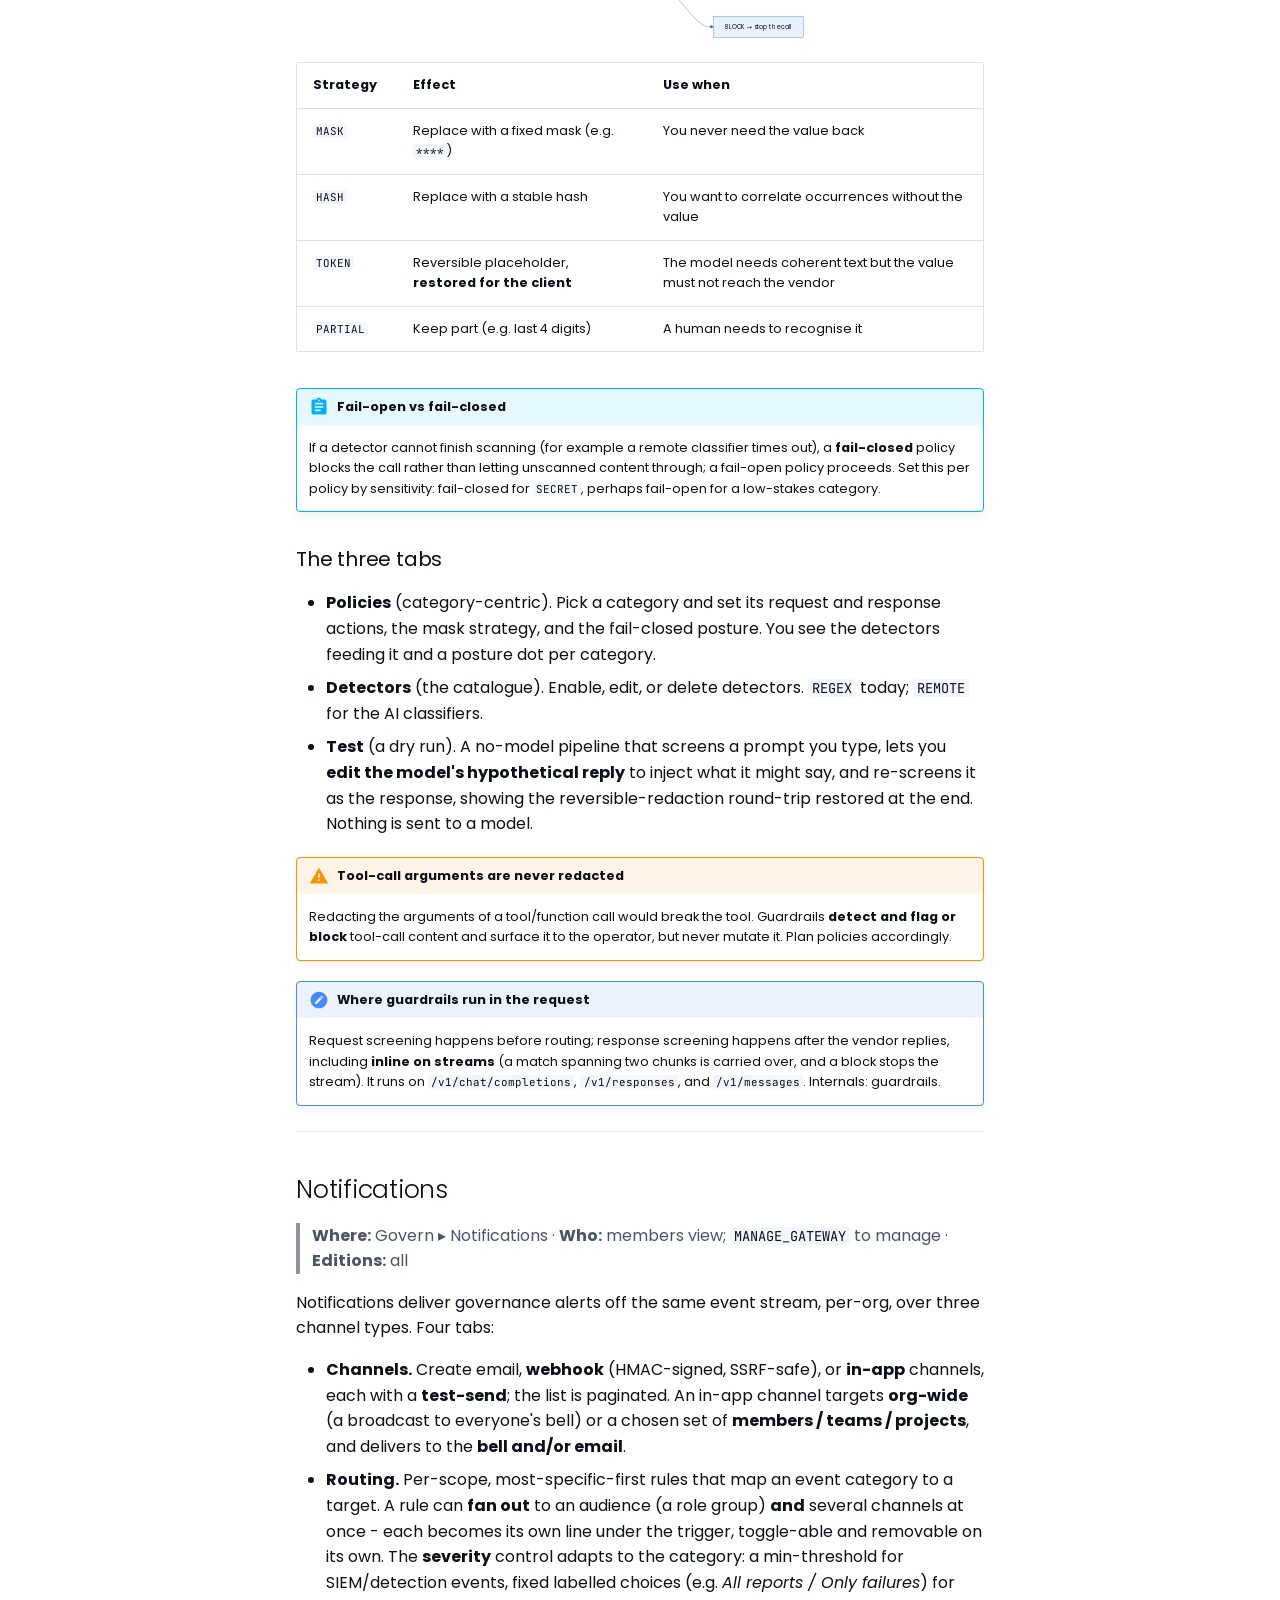
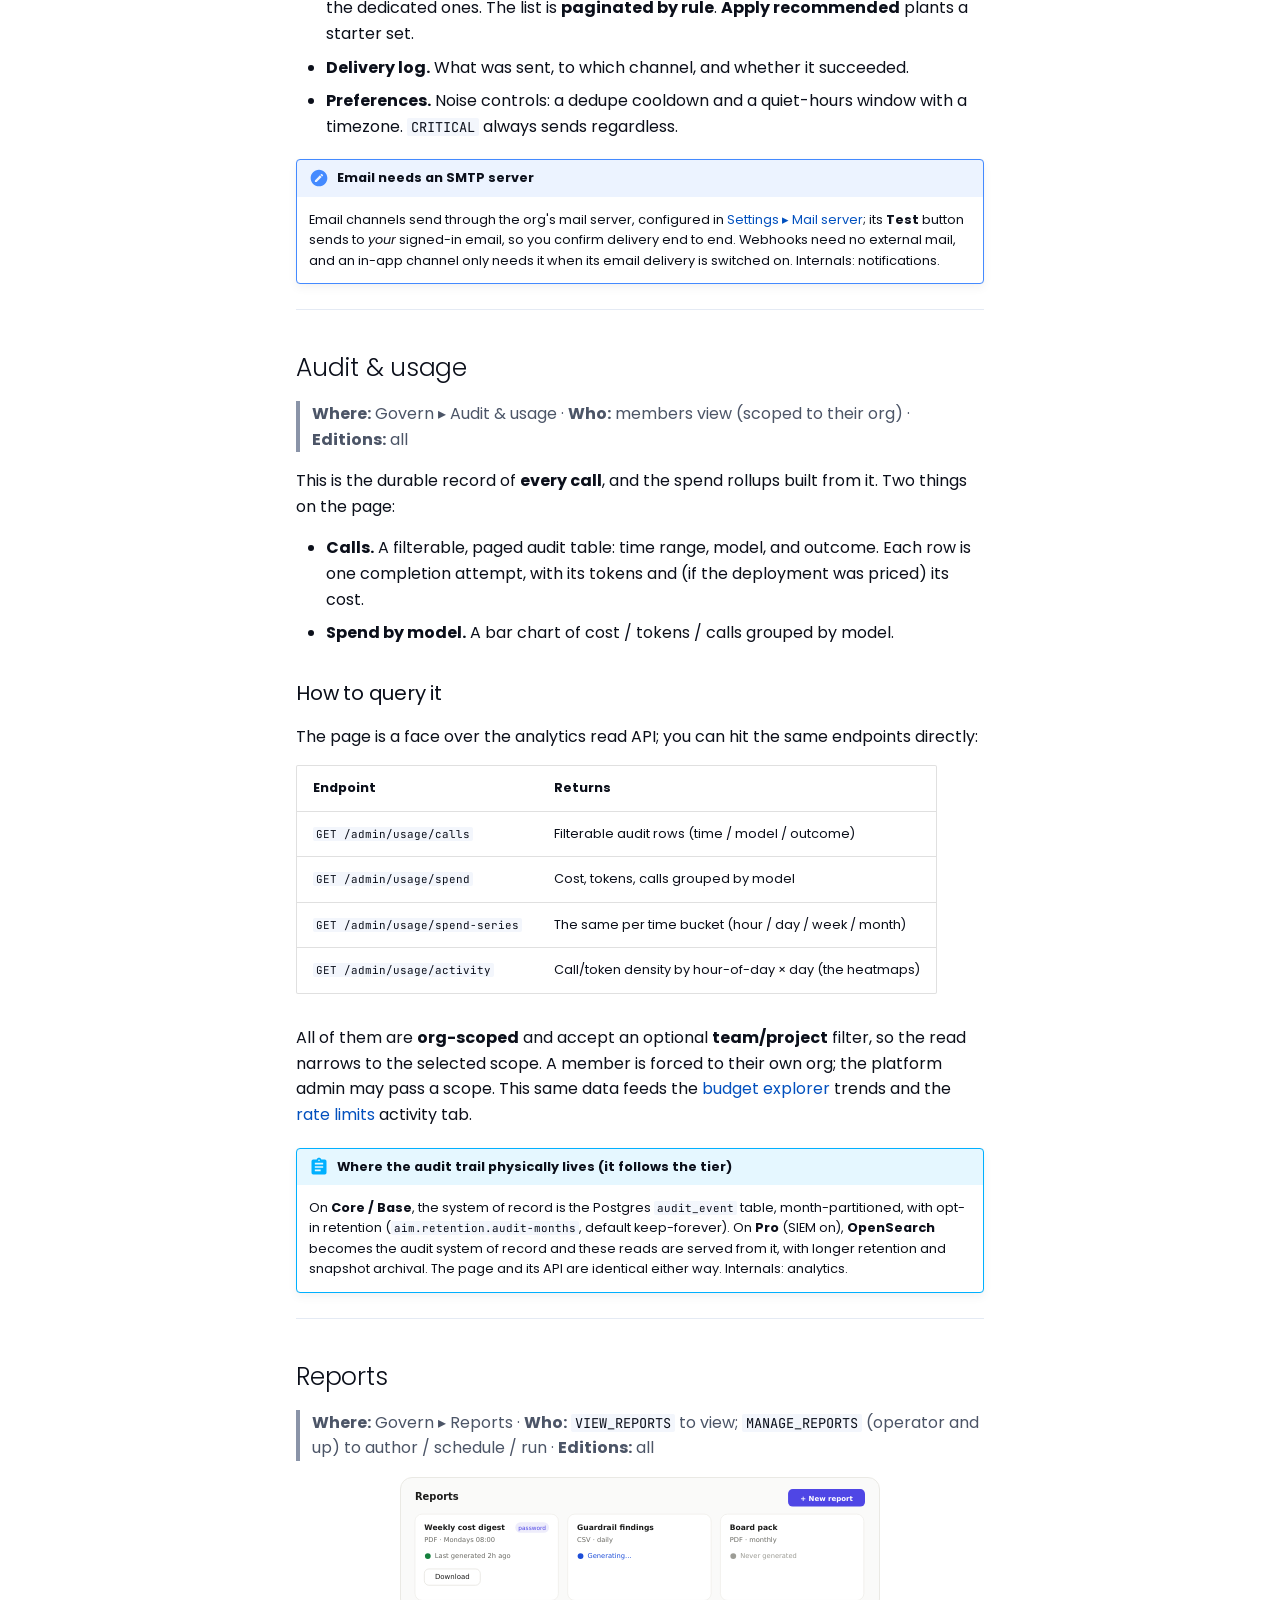
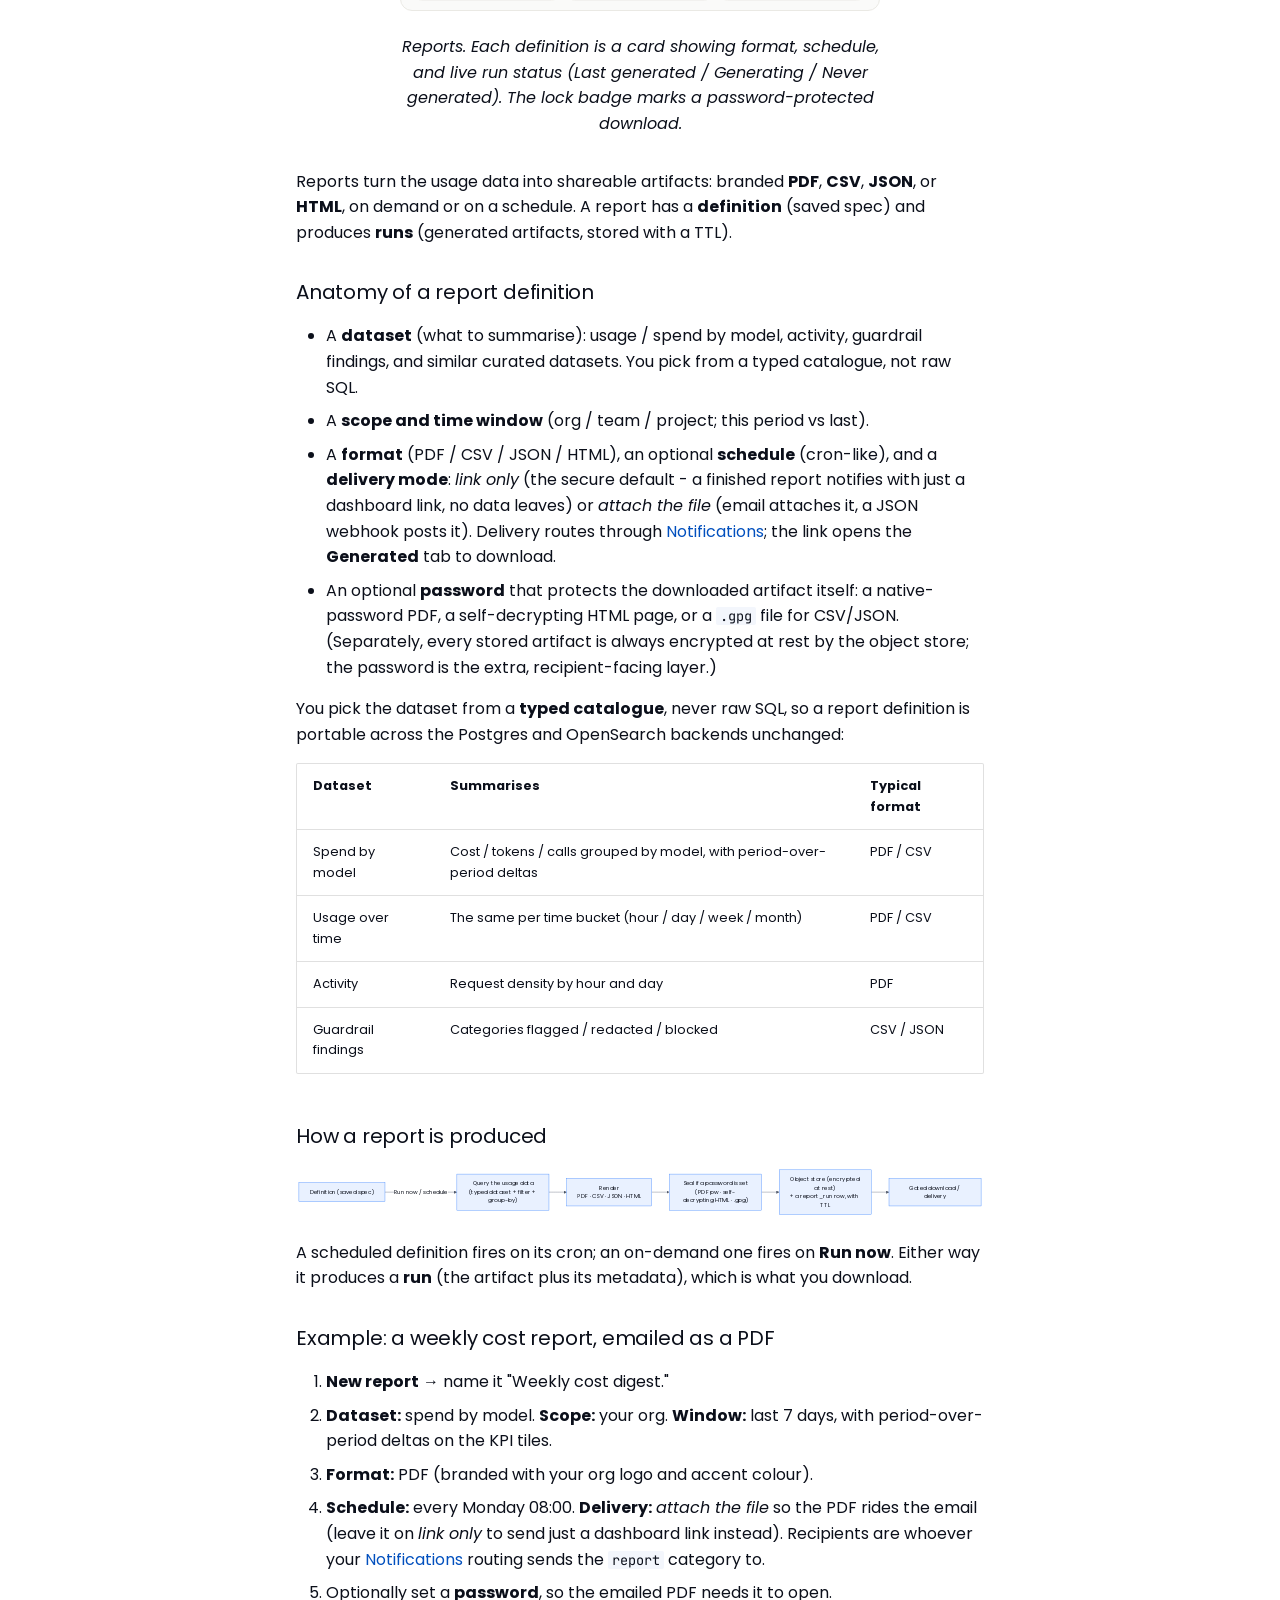
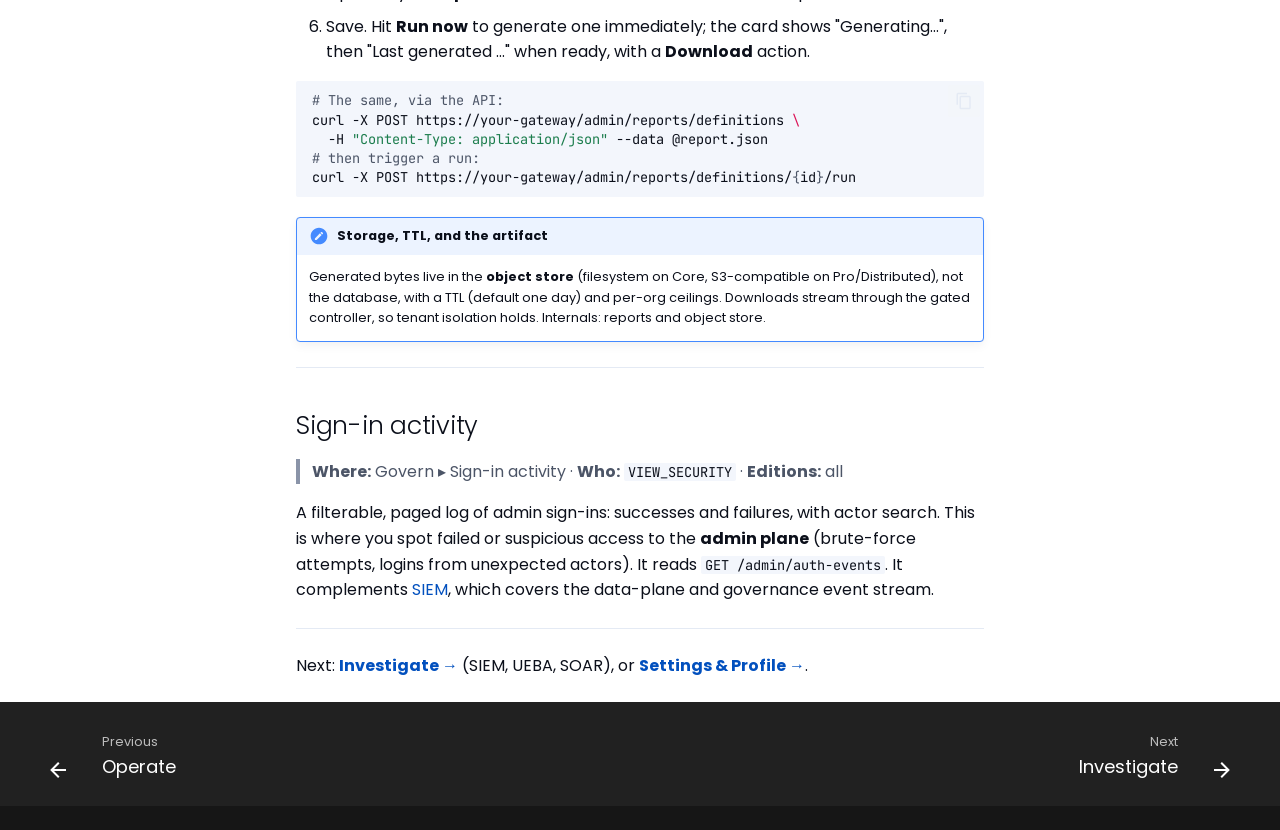
<file: govern.html>
<!doctype html>
<html lang="en" class="no-js">
  <head>
    
      <meta charset="utf-8">
      <meta name="viewport" content="width=device-width,initial-scale=1">
      
        <meta name="description" content="The Agent Access Manager operator's manual: every dashboard screen, how the gateway routes, meters, and guards, the editions, and end-to-end recipes.">
      
      
        <meta name="author" content="AethosHub">
      
      
      
        <link rel="prev" href="operate.html">
      
      
        <link rel="next" href="investigate.html">
      
      
        
      
      
      <link rel="icon" href="assets/aam-mark-blue.svg">
      <meta name="generator" content="mkdocs-1.6.1, mkdocs-material-9.7.7">
    
    
      
        <title>Govern - Agent Access Manager - User Guide</title>
      
    
    
      <link rel="stylesheet" href="assets/stylesheets/main.ec1eaa64.min.css">
      
        
        <link rel="stylesheet" href="assets/stylesheets/palette.ab4e12ef.min.css">
      
      


    
    
      
    
    
      
        
        
        <link rel="preconnect" href="https://fonts.gstatic.com" crossorigin>
        <link rel="stylesheet" href="https://fonts.googleapis.com/css?family=Poppins:300,300i,400,400i,700,700i%7CJetBrains+Mono:400,400i,700,700i&display=fallback">
        <style>:root{--md-text-font:"Poppins";--md-code-font:"JetBrains Mono"}</style>
      
    
    
      <link rel="stylesheet" href="stylesheets/extra.css">
    
    <script>__md_scope=new URL(".",location),__md_hash=e=>[...e].reduce(((e,_)=>(e<<5)-e+_.charCodeAt(0)),0),__md_get=(e,_=localStorage,t=__md_scope)=>JSON.parse(_.getItem(t.pathname+"."+e)),__md_set=(e,_,t=localStorage,a=__md_scope)=>{try{t.setItem(a.pathname+"."+e,JSON.stringify(_))}catch(e){}}</script>
    
      

    
    
  </head>
  
  
    
    
      
    
    
    
    
    <body dir="ltr" data-md-color-scheme="default" data-md-color-primary="indigo" data-md-color-accent="indigo">
  
    
    <input class="md-toggle" data-md-toggle="drawer" type="checkbox" id="__drawer" autocomplete="off">
    <input class="md-toggle" data-md-toggle="search" type="checkbox" id="__search" autocomplete="off">
    <label class="md-overlay" for="__drawer"></label>
    <div data-md-component="skip">
      
        
        <a href="#govern" class="md-skip">
          Skip to content
        </a>
      
    </div>
    <div data-md-component="announce">
      
    </div>
    
    
      

  

<header class="md-header md-header--shadow md-header--lifted" data-md-component="header">
  <nav class="md-header__inner md-grid" aria-label="Header">
    <a href="index.html" title="Agent Access Manager - User Guide" class="md-header__button md-logo" aria-label="Agent Access Manager - User Guide" data-md-component="logo">
      
  <img src="assets/aam-mark-white.svg" alt="logo">

    </a>
    <label class="md-header__button md-icon" for="__drawer">
      
      <svg xmlns="http://www.w3.org/2000/svg" viewBox="0 0 24 24"><path d="M3 6h18v2H3zm0 5h18v2H3zm0 5h18v2H3z"/></svg>
    </label>
    <div class="md-header__title" data-md-component="header-title">
      <div class="md-header__ellipsis">
        <div class="md-header__topic">
          <span class="md-ellipsis">
            Agent Access Manager - User Guide
          </span>
        </div>
        <div class="md-header__topic" data-md-component="header-topic">
          <span class="md-ellipsis">
            
              Govern
            
          </span>
        </div>
      </div>
    </div>
    
      
        <form class="md-header__option" data-md-component="palette">
  
    
    
    
    <input class="md-option" data-md-color-media="(prefers-color-scheme)" data-md-color-scheme="default" data-md-color-primary="indigo" data-md-color-accent="indigo"  aria-label="Follow system theme"  type="radio" name="__palette" id="__palette_0">
    
      <label class="md-header__button md-icon" title="Follow system theme" for="__palette_1" hidden>
        <svg xmlns="http://www.w3.org/2000/svg" viewBox="0 0 24 24"><path d="m14.3 16-.7-2h-3.2l-.7 2H7.8L11 7h2l3.2 9zM20 8.69V4h-4.69L12 .69 8.69 4H4v4.69L.69 12 4 15.31V20h4.69L12 23.31 15.31 20H20v-4.69L23.31 12zm-9.15 3.96h2.3L12 9z"/></svg>
      </label>
    
  
    
    
    
    <input class="md-option" data-md-color-media="(prefers-color-scheme: light)" data-md-color-scheme="default" data-md-color-primary="custom" data-md-color-accent="custom"  aria-label="Switch to dark mode"  type="radio" name="__palette" id="__palette_1">
    
      <label class="md-header__button md-icon" title="Switch to dark mode" for="__palette_2" hidden>
        <svg xmlns="http://www.w3.org/2000/svg" viewBox="0 0 24 24"><path d="M12 8a4 4 0 0 0-4 4 4 4 0 0 0 4 4 4 4 0 0 0 4-4 4 4 0 0 0-4-4m0 10a6 6 0 0 1-6-6 6 6 0 0 1 6-6 6 6 0 0 1 6 6 6 6 0 0 1-6 6m8-9.31V4h-4.69L12 .69 8.69 4H4v4.69L.69 12 4 15.31V20h4.69L12 23.31 15.31 20H20v-4.69L23.31 12z"/></svg>
      </label>
    
  
    
    
    
    <input class="md-option" data-md-color-media="(prefers-color-scheme: dark)" data-md-color-scheme="slate" data-md-color-primary="custom" data-md-color-accent="custom"  aria-label="Switch to light mode"  type="radio" name="__palette" id="__palette_2">
    
      <label class="md-header__button md-icon" title="Switch to light mode" for="__palette_0" hidden>
        <svg xmlns="http://www.w3.org/2000/svg" viewBox="0 0 24 24"><path d="M12 18c-.89 0-1.74-.2-2.5-.55C11.56 16.5 13 14.42 13 12s-1.44-4.5-3.5-5.45C10.26 6.2 11.11 6 12 6a6 6 0 0 1 6 6 6 6 0 0 1-6 6m8-9.31V4h-4.69L12 .69 8.69 4H4v4.69L.69 12 4 15.31V20h4.69L12 23.31 15.31 20H20v-4.69L23.31 12z"/></svg>
      </label>
    
  
</form>
      
    
    
      <script>var palette=__md_get("__palette");if(palette&&palette.color){if("(prefers-color-scheme)"===palette.color.media){var media=matchMedia("(prefers-color-scheme: light)"),input=document.querySelector(media.matches?"[data-md-color-media='(prefers-color-scheme: light)']":"[data-md-color-media='(prefers-color-scheme: dark)']");palette.color.media=input.getAttribute("data-md-color-media"),palette.color.scheme=input.getAttribute("data-md-color-scheme"),palette.color.primary=input.getAttribute("data-md-color-primary"),palette.color.accent=input.getAttribute("data-md-color-accent")}for(var[key,value]of Object.entries(palette.color))document.body.setAttribute("data-md-color-"+key,value)}</script>
    
    
    
      
      
        <label class="md-header__button md-icon" for="__search">
          
          <svg xmlns="http://www.w3.org/2000/svg" viewBox="0 0 24 24"><path d="M9.5 3A6.5 6.5 0 0 1 16 9.5c0 1.61-.59 3.09-1.56 4.23l.27.27h.79l5 5-1.5 1.5-5-5v-.79l-.27-.27A6.52 6.52 0 0 1 9.5 16 6.5 6.5 0 0 1 3 9.5 6.5 6.5 0 0 1 9.5 3m0 2C7 5 5 7 5 9.5S7 14 9.5 14 14 12 14 9.5 12 5 9.5 5"/></svg>
        </label>
        <div class="md-search" data-md-component="search" role="dialog">
  <label class="md-search__overlay" for="__search"></label>
  <div class="md-search__inner" role="search">
    <form class="md-search__form" name="search">
      <input type="text" class="md-search__input" name="query" aria-label="Search" placeholder="Search" autocapitalize="off" autocorrect="off" autocomplete="off" spellcheck="false" data-md-component="search-query" required>
      <label class="md-search__icon md-icon" for="__search">
        
        <svg xmlns="http://www.w3.org/2000/svg" viewBox="0 0 24 24"><path d="M9.5 3A6.5 6.5 0 0 1 16 9.5c0 1.61-.59 3.09-1.56 4.23l.27.27h.79l5 5-1.5 1.5-5-5v-.79l-.27-.27A6.52 6.52 0 0 1 9.5 16 6.5 6.5 0 0 1 3 9.5 6.5 6.5 0 0 1 9.5 3m0 2C7 5 5 7 5 9.5S7 14 9.5 14 14 12 14 9.5 12 5 9.5 5"/></svg>
        
        <svg xmlns="http://www.w3.org/2000/svg" viewBox="0 0 24 24"><path d="M20 11v2H8l5.5 5.5-1.42 1.42L4.16 12l7.92-7.92L13.5 5.5 8 11z"/></svg>
      </label>
      <nav class="md-search__options" aria-label="Search">
        
          <a href="javascript:void(0)" class="md-search__icon md-icon" title="Share" aria-label="Share" data-clipboard data-clipboard-text="" data-md-component="search-share" tabindex="-1">
            
            <svg xmlns="http://www.w3.org/2000/svg" viewBox="0 0 24 24"><path d="M18 16.08c-.76 0-1.44.3-1.96.77L8.91 12.7c.05-.23.09-.46.09-.7s-.04-.47-.09-.7l7.05-4.11c.54.5 1.25.81 2.04.81a3 3 0 0 0 3-3 3 3 0 0 0-3-3 3 3 0 0 0-3 3c0 .24.04.47.09.7L8.04 9.81C7.5 9.31 6.79 9 6 9a3 3 0 0 0-3 3 3 3 0 0 0 3 3c.79 0 1.5-.31 2.04-.81l7.12 4.15c-.05.21-.08.43-.08.66 0 1.61 1.31 2.91 2.92 2.91s2.92-1.3 2.92-2.91A2.92 2.92 0 0 0 18 16.08"/></svg>
          </a>
        
        <button type="reset" class="md-search__icon md-icon" title="Clear" aria-label="Clear" tabindex="-1">
          
          <svg xmlns="http://www.w3.org/2000/svg" viewBox="0 0 24 24"><path d="M19 6.41 17.59 5 12 10.59 6.41 5 5 6.41 10.59 12 5 17.59 6.41 19 12 13.41 17.59 19 19 17.59 13.41 12z"/></svg>
        </button>
      </nav>
      
        <div class="md-search__suggest" data-md-component="search-suggest"></div>
      
    </form>
    <div class="md-search__output">
      <div class="md-search__scrollwrap" tabindex="0" data-md-scrollfix>
        <div class="md-search-result" data-md-component="search-result">
          <div class="md-search-result__meta">
            Initializing search
          </div>
          <ol class="md-search-result__list" role="presentation"></ol>
        </div>
      </div>
    </div>
  </div>
</div>
      
    
    
  </nav>
  
    
      
<nav class="md-tabs" aria-label="Tabs" data-md-component="tabs">
  <div class="md-grid">
    <ul class="md-tabs__list">
      
        
  
  
  
  
    <li class="md-tabs__item">
      <a href="index.html" class="md-tabs__link">
        
  
  
    
  
  Welcome & editions

      </a>
    </li>
  

      
        
  
  
  
  
    <li class="md-tabs__item">
      <a href="install.html" class="md-tabs__link">
        
  
  
    
  
  Install

      </a>
    </li>
  

      
        
  
  
  
  
    <li class="md-tabs__item">
      <a href="concepts.html" class="md-tabs__link">
        
  
  
    
  
  Core concepts

      </a>
    </li>
  

      
        
  
  
  
  
    <li class="md-tabs__item">
      <a href="operate.html" class="md-tabs__link">
        
  
  
    
  
  Operate

      </a>
    </li>
  

      
        
  
  
  
    
  
  
    <li class="md-tabs__item md-tabs__item--active">
      <a href="govern.html" class="md-tabs__link">
        
  
  
    
  
  Govern

      </a>
    </li>
  

      
        
  
  
  
  
    <li class="md-tabs__item">
      <a href="investigate.html" class="md-tabs__link">
        
  
  
    
  
  Investigate

      </a>
    </li>
  

      
        
  
  
  
  
    <li class="md-tabs__item">
      <a href="account.html" class="md-tabs__link">
        
  
  
    
  
  Settings & Profile

      </a>
    </li>
  

      
        
  
  
  
  
    <li class="md-tabs__item">
      <a href="deployment.html" class="md-tabs__link">
        
  
  
    
  
  How it is deployed

      </a>
    </li>
  

      
        
  
  
  
  
    <li class="md-tabs__item">
      <a href="recipes.html" class="md-tabs__link">
        
  
  
    
  
  Recipes & walkthroughs

      </a>
    </li>
  

      
    </ul>
  </div>
</nav>
    
  
</header>
    
    <div class="md-container" data-md-component="container">
      
      
        
      
      <main class="md-main" data-md-component="main">
        <div class="md-main__inner md-grid">
          
            
              
              <div class="md-sidebar md-sidebar--primary" data-md-component="sidebar" data-md-type="navigation" >
                <div class="md-sidebar__scrollwrap">
                  <div class="md-sidebar__inner">
                    


  


<nav class="md-nav md-nav--primary md-nav--lifted" aria-label="Navigation" data-md-level="0">
  <label class="md-nav__title" for="__drawer">
    <a href="index.html" title="Agent Access Manager - User Guide" class="md-nav__button md-logo" aria-label="Agent Access Manager - User Guide" data-md-component="logo">
      
  <img src="assets/aam-mark-white.svg" alt="logo">

    </a>
    Agent Access Manager - User Guide
  </label>
  
  <ul class="md-nav__list" data-md-scrollfix>
    
      
      
  
  
  
  
    <li class="md-nav__item">
      <a href="index.html" class="md-nav__link">
        
  
  
  <span class="md-ellipsis">
    
  
    Welcome & editions
  

    
  </span>
  
  

      </a>
    </li>
  

    
      
      
  
  
  
  
    <li class="md-nav__item">
      <a href="install.html" class="md-nav__link">
        
  
  
  <span class="md-ellipsis">
    
  
    Install
  

    
  </span>
  
  

      </a>
    </li>
  

    
      
      
  
  
  
  
    <li class="md-nav__item">
      <a href="concepts.html" class="md-nav__link">
        
  
  
  <span class="md-ellipsis">
    
  
    Core concepts
  

    
  </span>
  
  

      </a>
    </li>
  

    
      
      
  
  
  
  
    <li class="md-nav__item">
      <a href="operate.html" class="md-nav__link">
        
  
  
  <span class="md-ellipsis">
    
  
    Operate
  

    
  </span>
  
  

      </a>
    </li>
  

    
      
      
  
  
    
  
  
  
    <li class="md-nav__item md-nav__item--active">
      
      <input class="md-nav__toggle md-toggle" type="checkbox" id="__toc">
      
      
        
      
      
        <label class="md-nav__link md-nav__link--active" for="__toc">
          
  
  
  <span class="md-ellipsis">
    
  
    Govern
  

    
  </span>
  
  

          <span class="md-nav__icon md-icon"></span>
        </label>
      
      <a href="govern.html" class="md-nav__link md-nav__link--active">
        
  
  
  <span class="md-ellipsis">
    
  
    Govern
  

    
  </span>
  
  

      </a>
      
        

  

<nav class="md-nav md-nav--secondary" aria-label="On this page">
  
  
  
    
  
  
    <label class="md-nav__title" for="__toc">
      <span class="md-nav__icon md-icon"></span>
      On this page
    </label>
    <ul class="md-nav__list" data-md-component="toc" data-md-scrollfix>
      
        <li class="md-nav__item">
  <a href="#guardrails" class="md-nav__link">
    <span class="md-ellipsis">
      
        Guardrails
      
    </span>
  </a>
  
    <nav class="md-nav" aria-label="Guardrails">
      <ul class="md-nav__list">
        
          <li class="md-nav__item">
  <a href="#how-a-screening-decision-is-made" class="md-nav__link">
    <span class="md-ellipsis">
      
        How a screening decision is made
      
    </span>
  </a>
  
</li>
        
          <li class="md-nav__item">
  <a href="#the-three-tabs" class="md-nav__link">
    <span class="md-ellipsis">
      
        The three tabs
      
    </span>
  </a>
  
</li>
        
      </ul>
    </nav>
  
</li>
      
        <li class="md-nav__item">
  <a href="#notifications" class="md-nav__link">
    <span class="md-ellipsis">
      
        Notifications
      
    </span>
  </a>
  
</li>
      
        <li class="md-nav__item">
  <a href="#audit-usage" class="md-nav__link">
    <span class="md-ellipsis">
      
        Audit &amp; usage
      
    </span>
  </a>
  
    <nav class="md-nav" aria-label="Audit &amp; usage">
      <ul class="md-nav__list">
        
          <li class="md-nav__item">
  <a href="#how-to-query-it" class="md-nav__link">
    <span class="md-ellipsis">
      
        How to query it
      
    </span>
  </a>
  
</li>
        
      </ul>
    </nav>
  
</li>
      
        <li class="md-nav__item">
  <a href="#reports" class="md-nav__link">
    <span class="md-ellipsis">
      
        Reports
      
    </span>
  </a>
  
    <nav class="md-nav" aria-label="Reports">
      <ul class="md-nav__list">
        
          <li class="md-nav__item">
  <a href="#anatomy-of-a-report-definition" class="md-nav__link">
    <span class="md-ellipsis">
      
        Anatomy of a report definition
      
    </span>
  </a>
  
</li>
        
          <li class="md-nav__item">
  <a href="#how-a-report-is-produced" class="md-nav__link">
    <span class="md-ellipsis">
      
        How a report is produced
      
    </span>
  </a>
  
</li>
        
          <li class="md-nav__item">
  <a href="#example-a-weekly-cost-report-emailed-as-a-pdf" class="md-nav__link">
    <span class="md-ellipsis">
      
        Example: a weekly cost report, emailed as a PDF
      
    </span>
  </a>
  
</li>
        
      </ul>
    </nav>
  
</li>
      
        <li class="md-nav__item">
  <a href="#sign-in-activity" class="md-nav__link">
    <span class="md-ellipsis">
      
        Sign-in activity
      
    </span>
  </a>
  
</li>
      
    </ul>
  
</nav>
      
    </li>
  

    
      
      
  
  
  
  
    <li class="md-nav__item">
      <a href="investigate.html" class="md-nav__link">
        
  
  
  <span class="md-ellipsis">
    
  
    Investigate
  

    
  </span>
  
  

      </a>
    </li>
  

    
      
      
  
  
  
  
    <li class="md-nav__item">
      <a href="account.html" class="md-nav__link">
        
  
  
  <span class="md-ellipsis">
    
  
    Settings & Profile
  

    
  </span>
  
  

      </a>
    </li>
  

    
      
      
  
  
  
  
    <li class="md-nav__item">
      <a href="deployment.html" class="md-nav__link">
        
  
  
  <span class="md-ellipsis">
    
  
    How it is deployed
  

    
  </span>
  
  

      </a>
    </li>
  

    
      
      
  
  
  
  
    <li class="md-nav__item">
      <a href="recipes.html" class="md-nav__link">
        
  
  
  <span class="md-ellipsis">
    
  
    Recipes & walkthroughs
  

    
  </span>
  
  

      </a>
    </li>
  

    
  </ul>
</nav>
                  </div>
                </div>
              </div>
            
            
              
              <div class="md-sidebar md-sidebar--secondary" data-md-component="sidebar" data-md-type="toc" >
                <div class="md-sidebar__scrollwrap">
                  <div class="md-sidebar__inner">
                    

  

<nav class="md-nav md-nav--secondary" aria-label="On this page">
  
  
  
    
  
  
    <label class="md-nav__title" for="__toc">
      <span class="md-nav__icon md-icon"></span>
      On this page
    </label>
    <ul class="md-nav__list" data-md-component="toc" data-md-scrollfix>
      
        <li class="md-nav__item">
  <a href="#guardrails" class="md-nav__link">
    <span class="md-ellipsis">
      
        Guardrails
      
    </span>
  </a>
  
    <nav class="md-nav" aria-label="Guardrails">
      <ul class="md-nav__list">
        
          <li class="md-nav__item">
  <a href="#how-a-screening-decision-is-made" class="md-nav__link">
    <span class="md-ellipsis">
      
        How a screening decision is made
      
    </span>
  </a>
  
</li>
        
          <li class="md-nav__item">
  <a href="#the-three-tabs" class="md-nav__link">
    <span class="md-ellipsis">
      
        The three tabs
      
    </span>
  </a>
  
</li>
        
      </ul>
    </nav>
  
</li>
      
        <li class="md-nav__item">
  <a href="#notifications" class="md-nav__link">
    <span class="md-ellipsis">
      
        Notifications
      
    </span>
  </a>
  
</li>
      
        <li class="md-nav__item">
  <a href="#audit-usage" class="md-nav__link">
    <span class="md-ellipsis">
      
        Audit &amp; usage
      
    </span>
  </a>
  
    <nav class="md-nav" aria-label="Audit &amp; usage">
      <ul class="md-nav__list">
        
          <li class="md-nav__item">
  <a href="#how-to-query-it" class="md-nav__link">
    <span class="md-ellipsis">
      
        How to query it
      
    </span>
  </a>
  
</li>
        
      </ul>
    </nav>
  
</li>
      
        <li class="md-nav__item">
  <a href="#reports" class="md-nav__link">
    <span class="md-ellipsis">
      
        Reports
      
    </span>
  </a>
  
    <nav class="md-nav" aria-label="Reports">
      <ul class="md-nav__list">
        
          <li class="md-nav__item">
  <a href="#anatomy-of-a-report-definition" class="md-nav__link">
    <span class="md-ellipsis">
      
        Anatomy of a report definition
      
    </span>
  </a>
  
</li>
        
          <li class="md-nav__item">
  <a href="#how-a-report-is-produced" class="md-nav__link">
    <span class="md-ellipsis">
      
        How a report is produced
      
    </span>
  </a>
  
</li>
        
          <li class="md-nav__item">
  <a href="#example-a-weekly-cost-report-emailed-as-a-pdf" class="md-nav__link">
    <span class="md-ellipsis">
      
        Example: a weekly cost report, emailed as a PDF
      
    </span>
  </a>
  
</li>
        
      </ul>
    </nav>
  
</li>
      
        <li class="md-nav__item">
  <a href="#sign-in-activity" class="md-nav__link">
    <span class="md-ellipsis">
      
        Sign-in activity
      
    </span>
  </a>
  
</li>
      
    </ul>
  
</nav>
                  </div>
                </div>
              </div>
            
          
          
            <div class="md-content" data-md-component="content">
              
              <article class="md-content__inner md-typeset">
                
                  



<h1 id="govern">Govern<a class="headerlink" href="#govern" title="Permanent link">&para;</a></h1>
<p><em>Content safety, alerting, the audit trail, reporting, and the admin sign-in log. This is how you keep the gateway honest and prove it.</em></p>
<hr />
<h2 id="guardrails">Guardrails<a class="headerlink" href="#guardrails" title="Permanent link">&para;</a></h2>
<blockquote>
<p><strong>Where:</strong> Govern ▸ Guardrails · <strong>Who:</strong> everyone views; <code>MANAGE_GATEWAY</code> to manage · <strong>Editions:</strong> all (regex); <strong>Pro AI</strong> for remote AI-classifier detectors</p>
</blockquote>
<figure>
<svg viewBox="0 0 820 312" role="img" aria-label="Guardrails Policies tab screen map" xmlns="http://www.w3.org/2000/svg" style="width:100%;height:auto;border:1px solid #EAE9E4;border-radius:12px;background:#FAFAF9;font-family:Inter,Segoe UI,system-ui,sans-serif">
  <text x="24" y="38" font-size="17" font-weight="600" fill="#1B1B1A">Guardrails</text>
  <rect x="180" y="22" width="68" height="26" rx="8" fill="#EEEDFB"/><text x="214" y="39" font-size="12" font-weight="600" fill="#4F46E5" text-anchor="middle">Policies</text>
  <text x="266" y="39" font-size="12" fill="#9D9D96">Detectors</text>
  <text x="350" y="39" font-size="12" fill="#9D9D96">Test</text>
  <!-- category rail -->
  <rect x="24" y="60" width="216" height="232" rx="12" fill="#FFFFFF" stroke="#EAE9E4"/>
  <rect x="34" y="72" width="196" height="30" rx="8" fill="#EEEDFB"/><circle cx="50" cy="87" r="5" fill="#15803D"/><text x="64" y="91" font-size="12.5" font-weight="600" fill="#4F46E5">PII</text>
  <circle cx="50" cy="121" r="5" fill="#B3261E"/><text x="64" y="125" font-size="12.5" fill="#6B6B65">SECRET</text>
  <circle cx="50" cy="151" r="5" fill="#9A5B00"/><text x="64" y="155" font-size="12.5" fill="#6B6B65">TOXICITY</text>
  <circle cx="50" cy="181" r="5" fill="#9D9D96"/><text x="64" y="185" font-size="12.5" fill="#6B6B65">competitor-names</text>
  <!-- policy panel -->
  <rect x="252" y="60" width="544" height="232" rx="12" fill="#FFFFFF" stroke="#EAE9E4"/>
  <text x="272" y="90" font-size="14" font-weight="600" fill="#1B1B1A">PII</text>
  <text x="272" y="124" font-size="12.5" fill="#6B6B65">Request (prompt)</text>
  <rect x="400" y="111" width="74" height="20" rx="6" fill="#E9F1FD"/><text x="437" y="125" font-size="11" font-weight="600" fill="#1D4ED8" text-anchor="middle">REDACT</text>
  <text x="486" y="124" font-size="11.5" fill="#9D9D96">mask: TOKEN (reversible)</text>
  <text x="272" y="156" font-size="12.5" fill="#6B6B65">Response (reply)</text>
  <rect x="400" y="143" width="56" height="20" rx="6" fill="#FBF1DA"/><text x="428" y="157" font-size="11" font-weight="600" fill="#9A5B00" text-anchor="middle">FLAG</text>
  <text x="272" y="188" font-size="12.5" fill="#6B6B65">Fail posture</text>
  <text x="400" y="188" font-size="12" font-weight="600" fill="#1B1B1A">fail-closed: on</text>
  <line x1="272" y1="206" x2="776" y2="206" stroke="#EAE9E4"/>
  <text x="272" y="232" font-size="12" fill="#6B6B65">Detectors feeding this category</text>
  <rect x="272" y="244" width="104" height="22" rx="7" fill="#F4F4F1"/><text x="324" y="259" font-size="11" fill="#1B1B1A" text-anchor="middle">email-regex</text>
  <rect x="386" y="244" width="172" height="22" rx="7" fill="#F4F4F1"/><text x="472" y="259" font-size="11" fill="#1B1B1A" text-anchor="middle">presidio:EMAIL_ADDRESS · Pro AI</text>
</svg>
<figcaption><em>Guardrails ▸ Policies. Pick a category (left, with posture dots), set its inbound and outbound action, mask strategy, and fail posture (right), and see which detectors feed it.</em></figcaption>
</figure>

<p>Guardrails screen content in <strong>both directions</strong>: the prompt on the way in, and the model's reply on the way out. They are <strong>per-org</strong> with nothing seeded; a fresh org starts empty and the <strong>apply recommended</strong> button plants a sensible starter set through the normal create calls.</p>
<p>Three building blocks:</p>
<ul>
<li><strong>Category</strong> is a named bucket of sensitive content, like <code>PII</code>, <code>SECRET</code>, or a custom <code>competitor-names</code>. It is a free key you define, not a fixed list. A category can be marked an <strong>indicator</strong> (an IOC like an IP/domain/hash) so its matched value is kept on events for threat intel.</li>
<li><strong>Detector</strong> is what finds the content. A <code>REGEX</code> detector runs in-process (a pattern plus a validator, like a Luhn check for card numbers). A <code>REMOTE</code> detector calls an out-of-band AI classifier: a <strong>document</strong> guard (Llama Guard / Granite / ShieldGemma: one call returns a safe/unsafe verdict) or a <strong>span</strong> analyzer (Presidio: entity offsets you can redact). A span analyzer ships as the <strong>Pro AI</strong> sidecar; a document guard is an endpoint you run and point the detector at.</li>
<li><strong>Policy</strong> maps a category to an <strong>action</strong> for a scope and direction: <code>ALLOW</code>, <code>FLAG</code> (record only), <code>REDACT</code> (mask the match), or <code>BLOCK</code>. Redaction has strategies (<code>MASK</code>, <code>HASH</code>, reversible <code>TOKEN</code>, <code>PARTIAL</code>), and each policy has a <strong>fail-closed</strong> posture (block the call if a detector cannot finish, rather than proceed with partial findings).</li>
</ul>
<h3 id="how-a-screening-decision-is-made">How a screening decision is made<a class="headerlink" href="#how-a-screening-decision-is-made" title="Permanent link">&para;</a></h3>
<p>Detectors find spans; the policy for the <strong>most specific scope</strong> that covers the matched category decides what happens. The actions escalate, and <code>REDACT</code> carries a strategy:</p>
<pre class="aim-diagram"><code>flowchart LR
    TXT["Text (prompt or reply)"] --&gt; DET["Detectors for the org&lt;br/&gt;(regex in-process · remote AI classifier)"]
    DET --&gt;|"no match"| PASS["Pass through"]
    DET --&gt;|"match → category"| POL["Resolve policy&lt;br/&gt;(most-specific scope, this direction)"]
    POL --&gt; ALLOW["ALLOW → pass"]
    POL --&gt; FLAG["FLAG → pass + record"]
    POL --&gt; REDACT["REDACT → mask the span&lt;br/&gt;MASK · HASH · TOKEN · PARTIAL"]
    POL --&gt; BLOCK["BLOCK → stop the call"]
    REDACT -. "reversible TOKEN" .-&gt; RESTORE["restored for the client at the end"]</code></pre>
<table>
<thead>
<tr>
<th>Strategy</th>
<th>Effect</th>
<th>Use when</th>
</tr>
</thead>
<tbody>
<tr>
<td><code>MASK</code></td>
<td>Replace with a fixed mask (e.g. <code>****</code>)</td>
<td>You never need the value back</td>
</tr>
<tr>
<td><code>HASH</code></td>
<td>Replace with a stable hash</td>
<td>You want to correlate occurrences without the value</td>
</tr>
<tr>
<td><code>TOKEN</code></td>
<td>Reversible placeholder, <strong>restored for the client</strong></td>
<td>The model needs coherent text but the value must not reach the vendor</td>
</tr>
<tr>
<td><code>PARTIAL</code></td>
<td>Keep part (e.g. last 4 digits)</td>
<td>A human needs to recognise it</td>
</tr>
</tbody>
</table>
<div class="admonition abstract">
<p class="admonition-title">Fail-open vs fail-closed</p>
<p>If a detector cannot finish scanning (for example a remote classifier times out), a <strong>fail-closed</strong> policy blocks the call rather than letting unscanned content through; a fail-open policy proceeds. Set this per policy by sensitivity: fail-closed for <code>SECRET</code>, perhaps fail-open for a low-stakes category.</p>
</div>
<h3 id="the-three-tabs">The three tabs<a class="headerlink" href="#the-three-tabs" title="Permanent link">&para;</a></h3>
<ul>
<li><strong>Policies</strong> (category-centric). Pick a category and set its request and response actions, the mask strategy, and the fail-closed posture. You see the detectors feeding it and a posture dot per category.</li>
<li><strong>Detectors</strong> (the catalogue). Enable, edit, or delete detectors. <code>REGEX</code> today; <code>REMOTE</code> for the AI classifiers.</li>
<li><strong>Test</strong> (a dry run). A no-model pipeline that screens a prompt you type, lets you <strong>edit the model's hypothetical reply</strong> to inject what it might say, and re-screens it as the response, showing the reversible-redaction round-trip restored at the end. Nothing is sent to a model.</li>
</ul>
<div class="admonition warning">
<p class="admonition-title">Tool-call arguments are never redacted</p>
<p>Redacting the arguments of a tool/function call would break the tool. Guardrails <strong>detect and flag or block</strong> tool-call content and surface it to the operator, but never mutate it. Plan policies accordingly.</p>
</div>
<div class="admonition note">
<p class="admonition-title">Where guardrails run in the request</p>
<p>Request screening happens before routing; response screening happens after the vendor replies, including <strong>inline on streams</strong> (a match spanning two chunks is carried over, and a block stops the stream). It runs on <code>/v1/chat/completions</code>, <code>/v1/responses</code>, and <code>/v1/messages</code>. Internals: guardrails.</p>
</div>
<hr />
<h2 id="notifications">Notifications<a class="headerlink" href="#notifications" title="Permanent link">&para;</a></h2>
<blockquote>
<p><strong>Where:</strong> Govern ▸ Notifications · <strong>Who:</strong> members view; <code>MANAGE_GATEWAY</code> to manage · <strong>Editions:</strong> all</p>
</blockquote>
<p>Notifications deliver governance alerts off the same event stream, per-org, over three channel types. Four tabs:</p>
<ul>
<li><strong>Channels.</strong> Create email, <strong>webhook</strong> (HMAC-signed, SSRF-safe), or <strong>in-app</strong> channels, each with a <strong>test-send</strong>; the list is paginated. An in-app channel targets <strong>org-wide</strong> (a broadcast to everyone's bell) or a chosen set of <strong>members / teams / projects</strong>, and delivers to the <strong>bell and/or email</strong>.</li>
<li><strong>Routing.</strong> Per-scope, most-specific-first rules that map an event category to a target. A rule can <strong>fan out</strong> to an audience (a role group) <strong>and</strong> several channels at once - each becomes its own line under the trigger, toggle-able and removable on its own. The <strong>severity</strong> control adapts to the category: a min-threshold for SIEM/detection events, fixed labelled choices (e.g. <em>All reports / Only failures</em>) for the dedicated ones. The list is <strong>paginated by rule</strong>. <strong>Apply recommended</strong> plants a starter set.</li>
<li><strong>Delivery log.</strong> What was sent, to which channel, and whether it succeeded.</li>
<li><strong>Preferences.</strong> Noise controls: a dedupe cooldown and a quiet-hours window with a timezone. <code>CRITICAL</code> always sends regardless.</li>
</ul>
<div class="admonition note">
<p class="admonition-title">Email needs an SMTP server</p>
<p>Email channels send through the org's mail server, configured in <a href="account.html#settings">Settings ▸ Mail server</a>; its <strong>Test</strong> button sends to <em>your</em> signed-in email, so you confirm delivery end to end. Webhooks need no external mail, and an in-app channel only needs it when its email delivery is switched on. Internals: notifications.</p>
</div>
<hr />
<h2 id="audit-usage">Audit &amp; usage<a class="headerlink" href="#audit-usage" title="Permanent link">&para;</a></h2>
<blockquote>
<p><strong>Where:</strong> Govern ▸ Audit &amp; usage · <strong>Who:</strong> members view (scoped to their org) · <strong>Editions:</strong> all</p>
</blockquote>
<p>This is the durable record of <strong>every call</strong>, and the spend rollups built from it. Two things on the page:</p>
<ul>
<li><strong>Calls.</strong> A filterable, paged audit table: time range, model, and outcome. Each row is one completion attempt, with its tokens and (if the deployment was priced) its cost.</li>
<li><strong>Spend by model.</strong> A bar chart of cost / tokens / calls grouped by model.</li>
</ul>
<h3 id="how-to-query-it">How to query it<a class="headerlink" href="#how-to-query-it" title="Permanent link">&para;</a></h3>
<p>The page is a face over the analytics read API; you can hit the same endpoints directly:</p>
<table>
<thead>
<tr>
<th>Endpoint</th>
<th>Returns</th>
</tr>
</thead>
<tbody>
<tr>
<td><code>GET /admin/usage/calls</code></td>
<td>Filterable audit rows (time / model / outcome)</td>
</tr>
<tr>
<td><code>GET /admin/usage/spend</code></td>
<td>Cost, tokens, calls grouped by model</td>
</tr>
<tr>
<td><code>GET /admin/usage/spend-series</code></td>
<td>The same per time bucket (hour / day / week / month)</td>
</tr>
<tr>
<td><code>GET /admin/usage/activity</code></td>
<td>Call/token density by hour-of-day × day (the heatmaps)</td>
</tr>
</tbody>
</table>
<p>All of them are <strong>org-scoped</strong> and accept an optional <strong>team/project</strong> filter, so the read narrows to the selected scope. A member is forced to their own org; the platform admin may pass a scope. This same data feeds the <a href="operate.html#budgets">budget explorer</a> trends and the <a href="operate.html#rate-limits">rate limits</a> activity tab.</p>
<div class="admonition abstract">
<p class="admonition-title">Where the audit trail physically lives (it follows the tier)</p>
<p>On <strong>Core / Base</strong>, the system of record is the Postgres <code>audit_event</code> table, month-partitioned, with opt-in retention (<code>aim.retention.audit-months</code>, default keep-forever). On <strong>Pro</strong> (SIEM on), <strong>OpenSearch</strong> becomes the audit system of record and these reads are served from it, with longer retention and snapshot archival. The page and its API are identical either way. Internals: analytics.</p>
</div>
<hr />
<h2 id="reports">Reports<a class="headerlink" href="#reports" title="Permanent link">&para;</a></h2>
<blockquote>
<p><strong>Where:</strong> Govern ▸ Reports · <strong>Who:</strong> <code>VIEW_REPORTS</code> to view; <code>MANAGE_REPORTS</code> (operator and up) to author / schedule / run · <strong>Editions:</strong> all</p>
</blockquote>
<figure>
<svg viewBox="0 0 820 226" role="img" aria-label="Reports page screen map" xmlns="http://www.w3.org/2000/svg" style="width:100%;height:auto;border:1px solid #EAE9E4;border-radius:12px;background:#FAFAF9;font-family:Inter,Segoe UI,system-ui,sans-serif">
  <text x="24" y="38" font-size="17" font-weight="600" fill="#1B1B1A">Reports</text>
  <rect x="664" y="19" width="132" height="30" rx="8" fill="#4F46E5"/><text x="730" y="39" font-size="12" font-weight="600" fill="#FFFFFF" text-anchor="middle">+ New report</text>
  <!-- card 1 -->
  <rect x="24" y="62" width="246" height="148" rx="12" fill="#FFFFFF" stroke="#EAE9E4"/>
  <text x="40" y="90" font-size="13" font-weight="600" fill="#1B1B1A">Weekly cost digest</text>
  <rect x="196" y="76" width="58" height="18" rx="9" fill="#EEEDFB"/><text x="225" y="89" font-size="10" fill="#4F46E5" text-anchor="middle">password</text>
  <text x="40" y="110" font-size="11.5" fill="#6B6B65">PDF · Mondays 08:00</text>
  <circle cx="46" cy="134" r="5" fill="#15803D"/><text x="58" y="138" font-size="11.5" fill="#6B6B65">Last generated 2h ago</text>
  <rect x="40" y="156" width="96" height="28" rx="8" fill="#FFFFFF" stroke="#DCDBD5"/><text x="88" y="174" font-size="12" font-weight="500" fill="#1B1B1A" text-anchor="middle">Download</text>
  <!-- card 2 -->
  <rect x="286" y="62" width="246" height="148" rx="12" fill="#FFFFFF" stroke="#EAE9E4"/>
  <text x="302" y="90" font-size="13" font-weight="600" fill="#1B1B1A">Guardrail findings</text>
  <text x="302" y="110" font-size="11.5" fill="#6B6B65">CSV · daily</text>
  <circle cx="308" cy="134" r="5" fill="#1D4ED8"/><text x="320" y="138" font-size="11.5" fill="#1D4ED8">Generating…</text>
  <!-- card 3 -->
  <rect x="548" y="62" width="246" height="148" rx="12" fill="#FFFFFF" stroke="#EAE9E4"/>
  <text x="564" y="90" font-size="13" font-weight="600" fill="#1B1B1A">Board pack</text>
  <text x="564" y="110" font-size="11.5" fill="#6B6B65">PDF · monthly</text>
  <circle cx="570" cy="134" r="5" fill="#9D9D96"/><text x="582" y="138" font-size="11.5" fill="#9D9D96">Never generated</text>
</svg>
<figcaption><em>Reports. Each definition is a card showing format, schedule, and live run status (Last generated / Generating / Never generated). The lock badge marks a password-protected download.</em></figcaption>
</figure>

<p>Reports turn the usage data into shareable artifacts: branded <strong>PDF</strong>, <strong>CSV</strong>, <strong>JSON</strong>, or <strong>HTML</strong>, on demand or on a schedule. A report has a <strong>definition</strong> (saved spec) and produces <strong>runs</strong> (generated artifacts, stored with a TTL).</p>
<h3 id="anatomy-of-a-report-definition">Anatomy of a report definition<a class="headerlink" href="#anatomy-of-a-report-definition" title="Permanent link">&para;</a></h3>
<ul>
<li>A <strong>dataset</strong> (what to summarise): usage / spend by model, activity, guardrail findings, and similar curated datasets. You pick from a typed catalogue, not raw SQL.</li>
<li>A <strong>scope and time window</strong> (org / team / project; this period vs last).</li>
<li>A <strong>format</strong> (PDF / CSV / JSON / HTML), an optional <strong>schedule</strong> (cron-like), and a <strong>delivery mode</strong>: <em>link only</em> (the secure default - a finished report notifies with just a dashboard link, no data leaves) or <em>attach the file</em> (email attaches it, a JSON webhook posts it). Delivery routes through <a href="#notifications">Notifications</a>; the link opens the <strong>Generated</strong> tab to download.</li>
<li>An optional <strong>password</strong> that protects the downloaded artifact itself: a native-password PDF, a self-decrypting HTML page, or a <code>.gpg</code> file for CSV/JSON. (Separately, every stored artifact is always encrypted at rest by the object store; the password is the extra, recipient-facing layer.)</li>
</ul>
<p>You pick the dataset from a <strong>typed catalogue</strong>, never raw SQL, so a report definition is portable across the Postgres and OpenSearch backends unchanged:</p>
<table>
<thead>
<tr>
<th>Dataset</th>
<th>Summarises</th>
<th>Typical format</th>
</tr>
</thead>
<tbody>
<tr>
<td>Spend by model</td>
<td>Cost / tokens / calls grouped by model, with period-over-period deltas</td>
<td>PDF / CSV</td>
</tr>
<tr>
<td>Usage over time</td>
<td>The same per time bucket (hour / day / week / month)</td>
<td>PDF / CSV</td>
</tr>
<tr>
<td>Activity</td>
<td>Request density by hour and day</td>
<td>PDF</td>
</tr>
<tr>
<td>Guardrail findings</td>
<td>Categories flagged / redacted / blocked</td>
<td>CSV / JSON</td>
</tr>
</tbody>
</table>
<h3 id="how-a-report-is-produced">How a report is produced<a class="headerlink" href="#how-a-report-is-produced" title="Permanent link">&para;</a></h3>
<pre class="aim-diagram"><code>flowchart LR
    DEF["Definition (saved spec)"] --&gt;|"Run now / schedule"| Q["Query the usage data&lt;br/&gt;(typed dataset + filter + group-by)"]
    Q --&gt; R["Render&lt;br/&gt;PDF · CSV · JSON · HTML"]
    R --&gt; SEAL["Seal if a password is set&lt;br/&gt;(PDF pw · self-decrypting HTML · .gpg)"]
    SEAL --&gt; STORE["Object store (encrypted at rest)&lt;br/&gt;+ a report_run row, with TTL"]
    STORE --&gt; DL["Gated download / delivery"]</code></pre>
<p>A scheduled definition fires on its cron; an on-demand one fires on <strong>Run now</strong>. Either way it produces a <strong>run</strong> (the artifact plus its metadata), which is what you download.</p>
<h3 id="example-a-weekly-cost-report-emailed-as-a-pdf">Example: a weekly cost report, emailed as a PDF<a class="headerlink" href="#example-a-weekly-cost-report-emailed-as-a-pdf" title="Permanent link">&para;</a></h3>
<ol>
<li><strong>New report</strong> → name it "Weekly cost digest."</li>
<li><strong>Dataset:</strong> spend by model. <strong>Scope:</strong> your org. <strong>Window:</strong> last 7 days, with period-over-period deltas on the KPI tiles.</li>
<li><strong>Format:</strong> PDF (branded with your org logo and accent colour).</li>
<li><strong>Schedule:</strong> every Monday 08:00. <strong>Delivery:</strong> <em>attach the file</em> so the PDF rides the email (leave it on <em>link only</em> to send just a dashboard link instead). Recipients are whoever your <a href="#notifications">Notifications</a> routing sends the <code>report</code> category to.</li>
<li>Optionally set a <strong>password</strong>, so the emailed PDF needs it to open.</li>
<li>Save. Hit <strong>Run now</strong> to generate one immediately; the card shows "Generating…", then "Last generated …" when ready, with a <strong>Download</strong> action.</li>
</ol>
<div class="language-bash highlight"><pre><span></span><code><span id="__span-0-1"><a id="__codelineno-0-1" name="__codelineno-0-1" href="#__codelineno-0-1"></a><span class="c1"># The same, via the API:</span>
</span><span id="__span-0-2"><a id="__codelineno-0-2" name="__codelineno-0-2" href="#__codelineno-0-2"></a>curl<span class="w"> </span>-X<span class="w"> </span>POST<span class="w"> </span>https://your-gateway/admin/reports/definitions<span class="w"> </span><span class="se">\</span>
</span><span id="__span-0-3"><a id="__codelineno-0-3" name="__codelineno-0-3" href="#__codelineno-0-3"></a><span class="w">  </span>-H<span class="w"> </span><span class="s2">"Content-Type: application/json"</span><span class="w"> </span>--data<span class="w"> </span>@report.json
</span><span id="__span-0-4"><a id="__codelineno-0-4" name="__codelineno-0-4" href="#__codelineno-0-4"></a><span class="c1"># then trigger a run:</span>
</span><span id="__span-0-5"><a id="__codelineno-0-5" name="__codelineno-0-5" href="#__codelineno-0-5"></a>curl<span class="w"> </span>-X<span class="w"> </span>POST<span class="w"> </span>https://your-gateway/admin/reports/definitions/<span class="o">{</span>id<span class="o">}</span>/run
</span></code></pre></div>
<div class="admonition note">
<p class="admonition-title">Storage, TTL, and the artifact</p>
<p>Generated bytes live in the <strong>object store</strong> (filesystem on Core, S3-compatible on Pro/Distributed), not the database, with a TTL (default one day) and per-org ceilings. Downloads stream through the gated controller, so tenant isolation holds. Internals: reports and object store.</p>
</div>
<hr />
<h2 id="sign-in-activity">Sign-in activity<a class="headerlink" href="#sign-in-activity" title="Permanent link">&para;</a></h2>
<blockquote>
<p><strong>Where:</strong> Govern ▸ Sign-in activity · <strong>Who:</strong> <code>VIEW_SECURITY</code> · <strong>Editions:</strong> all</p>
</blockquote>
<p>A filterable, paged log of admin sign-ins: successes and failures, with actor search. This is where you spot failed or suspicious access to the <strong>admin plane</strong> (brute-force attempts, logins from unexpected actors). It reads <code>GET /admin/auth-events</code>. It complements <a href="investigate.html#siem">SIEM</a>, which covers the data-plane and governance event stream.</p>
<hr />
<p>Next: <strong><a href="investigate.html">Investigate →</a></strong> (SIEM, UEBA, SOAR), or <strong><a href="account.html">Settings &amp; Profile →</a></strong>.</p>












                
              </article>
            </div>
          
          
  <script>var tabs=__md_get("__tabs");if(Array.isArray(tabs))e:for(var set of document.querySelectorAll(".tabbed-set")){var labels=set.querySelector(".tabbed-labels");for(var tab of tabs)for(var label of labels.getElementsByTagName("label"))if(label.innerText.trim()===tab){var input=document.getElementById(label.htmlFor);input.checked=!0;continue e}}</script>

<script>var target=document.getElementById(location.hash.slice(1));target&&target.name&&(target.checked=target.name.startsWith("__tabbed_"))</script>
        </div>
        
          <button type="button" class="md-top md-icon" data-md-component="top" hidden>
  
  <svg xmlns="http://www.w3.org/2000/svg" viewBox="0 0 24 24"><path d="M13 20h-2V8l-5.5 5.5-1.42-1.42L12 4.16l7.92 7.92-1.42 1.42L13 8z"/></svg>
  Back to top
</button>
        
      </main>
      
        <footer class="md-footer">
  
    
      
      <nav class="md-footer__inner md-grid" aria-label="Footer" >
        
          
          <a href="operate.html" class="md-footer__link md-footer__link--prev" aria-label="Previous: Operate">
            <div class="md-footer__button md-icon">
              
              <svg xmlns="http://www.w3.org/2000/svg" viewBox="0 0 24 24"><path d="M20 11v2H8l5.5 5.5-1.42 1.42L4.16 12l7.92-7.92L13.5 5.5 8 11z"/></svg>
            </div>
            <div class="md-footer__title">
              <span class="md-footer__direction">
                Previous
              </span>
              <div class="md-ellipsis">
                Operate
              </div>
            </div>
          </a>
        
        
          
          <a href="investigate.html" class="md-footer__link md-footer__link--next" aria-label="Next: Investigate">
            <div class="md-footer__title">
              <span class="md-footer__direction">
                Next
              </span>
              <div class="md-ellipsis">
                Investigate
              </div>
            </div>
            <div class="md-footer__button md-icon">
              
              <svg xmlns="http://www.w3.org/2000/svg" viewBox="0 0 24 24"><path d="M4 11v2h12l-5.5 5.5 1.42 1.42L19.84 12l-7.92-7.92L10.5 5.5 16 11z"/></svg>
            </div>
          </a>
        
      </nav>
    
  
  <div class="md-footer-meta md-typeset">
    <div class="md-footer-meta__inner md-grid">
      <div class="md-copyright">
  
  
</div>
      
    </div>
  </div>
</footer>
      
    </div>
    <div class="md-dialog" data-md-component="dialog">
      <div class="md-dialog__inner md-typeset"></div>
    </div>
    
    
    
      
      
      <script id="__config" type="application/json">{"annotate": null, "base": ".", "features": ["navigation.tabs", "navigation.tabs.sticky", "navigation.sections", "navigation.expand", "navigation.top", "navigation.indexes", "navigation.footer", "navigation.tracking", "toc.follow", "search.suggest", "search.highlight", "search.share", "content.code.copy", "content.code.annotate", "content.tabs.link", "content.tooltips"], "search": "assets/javascripts/workers/search.2c215733.min.js", "tags": null, "translations": {"clipboard.copied": "Copied to clipboard", "clipboard.copy": "Copy to clipboard", "search.result.more.one": "1 more on this page", "search.result.more.other": "# more on this page", "search.result.none": "No matching documents", "search.result.one": "1 matching document", "search.result.other": "# matching documents", "search.result.placeholder": "Type to start searching", "search.result.term.missing": "Missing", "select.version": "Select version"}, "version": null}</script>
    
    
      <script src="assets/javascripts/bundle.d7400e89.min.js"></script>
      
        <script src="javascripts/mermaid.min.js"></script>
      
        <script src="javascripts/extra.js"></script>
      
    
  </body>
</html>
</file>
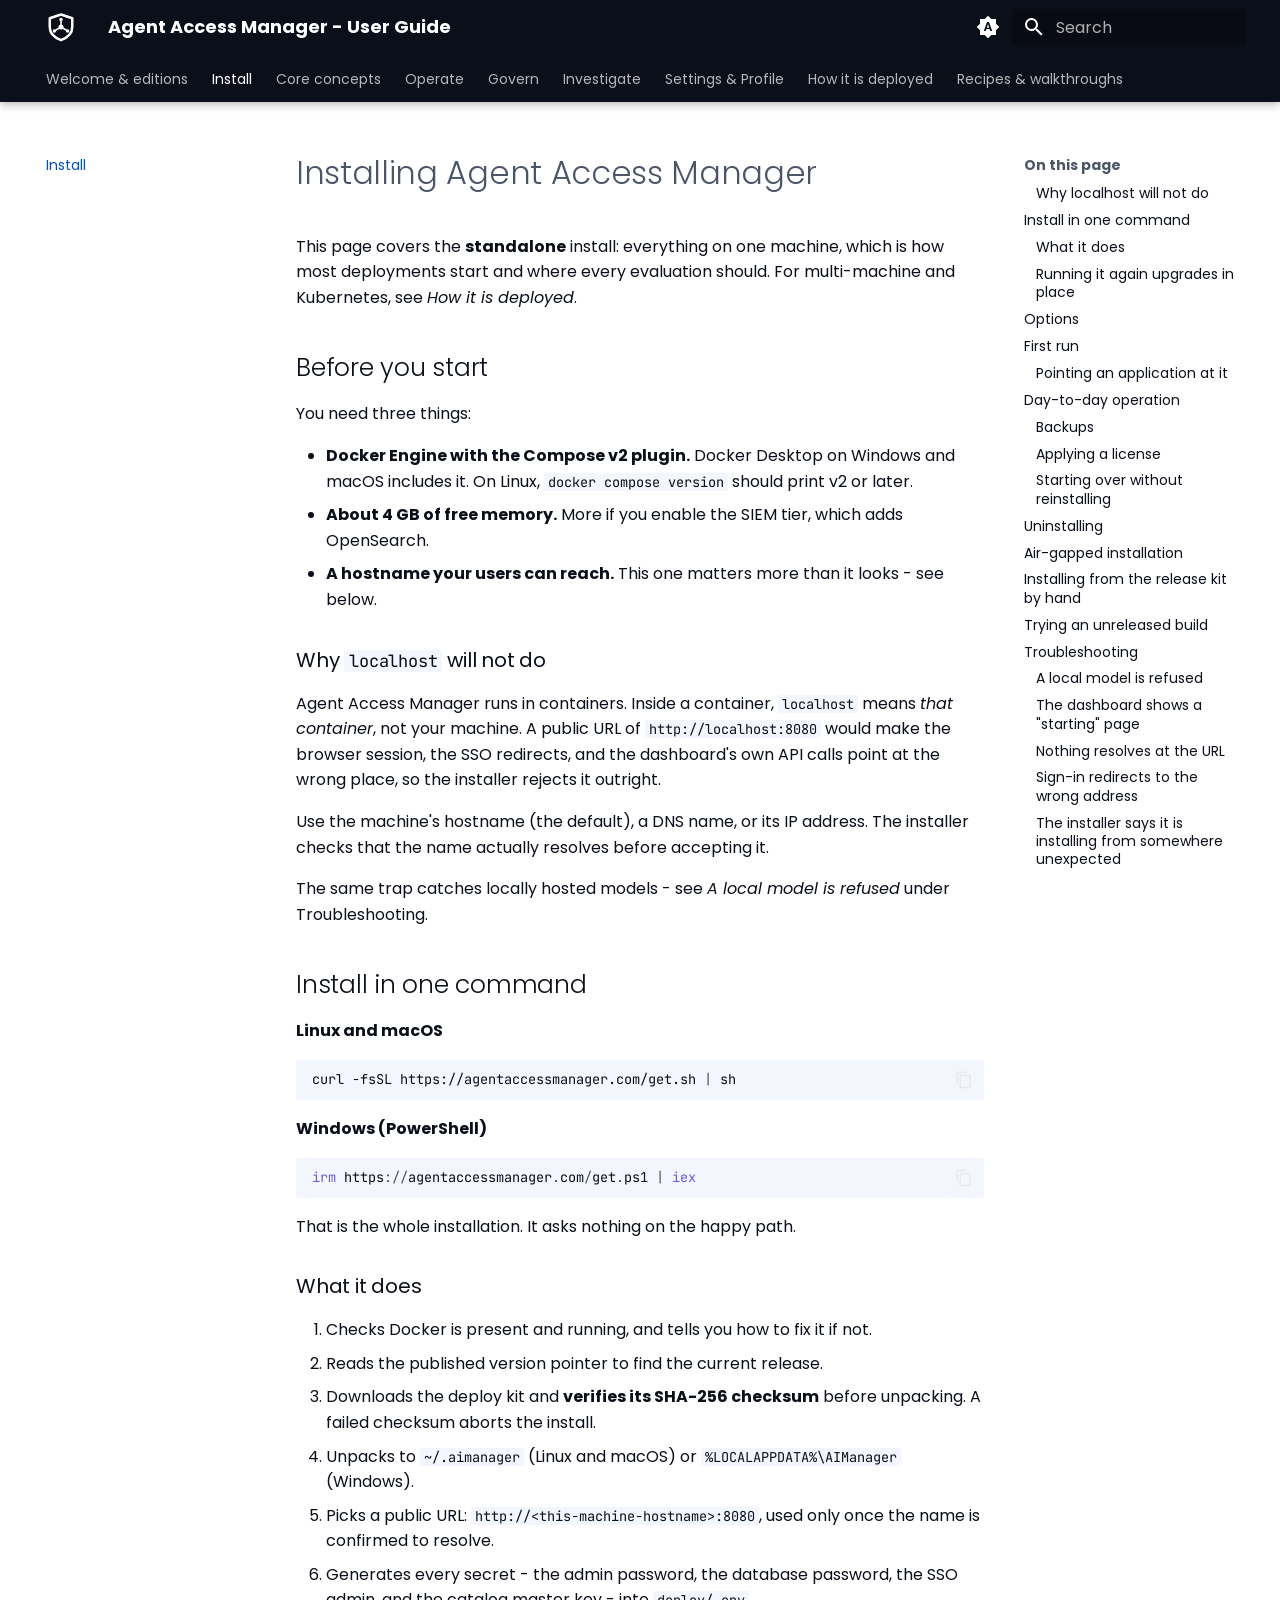
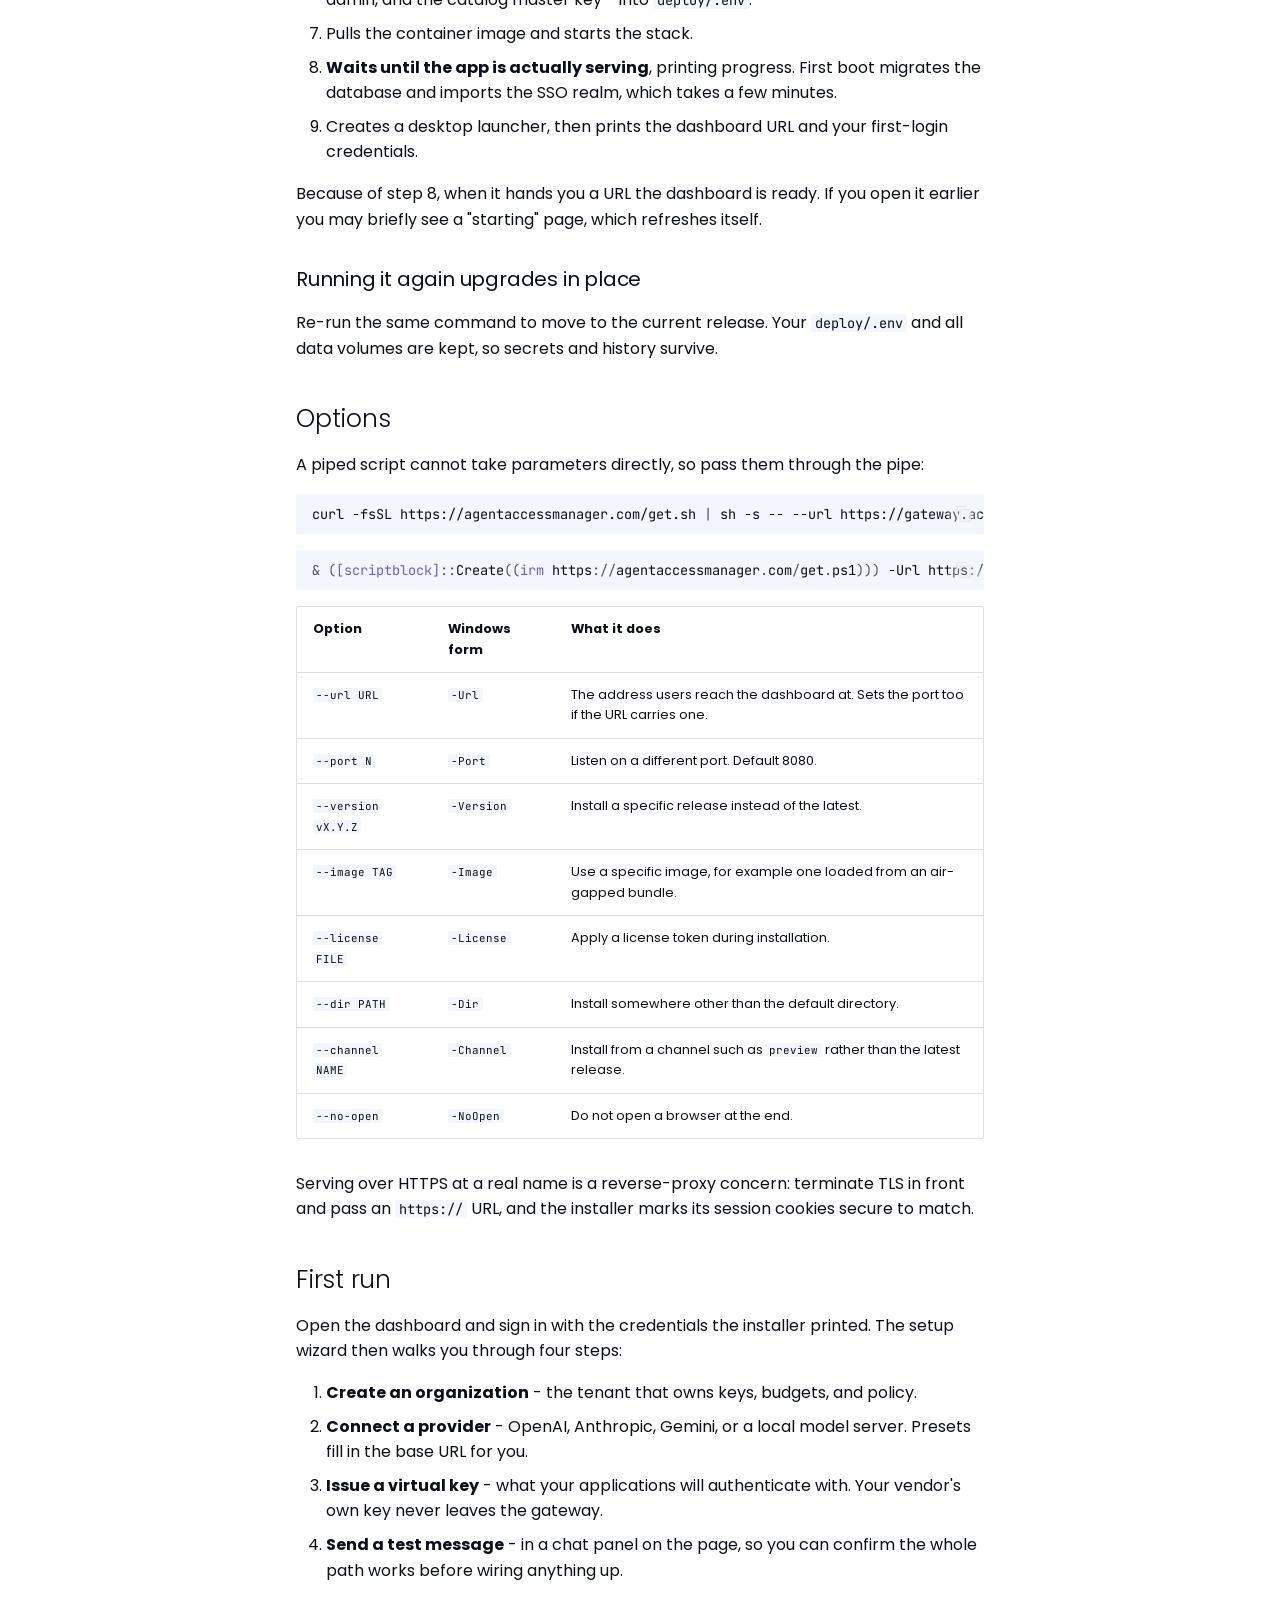
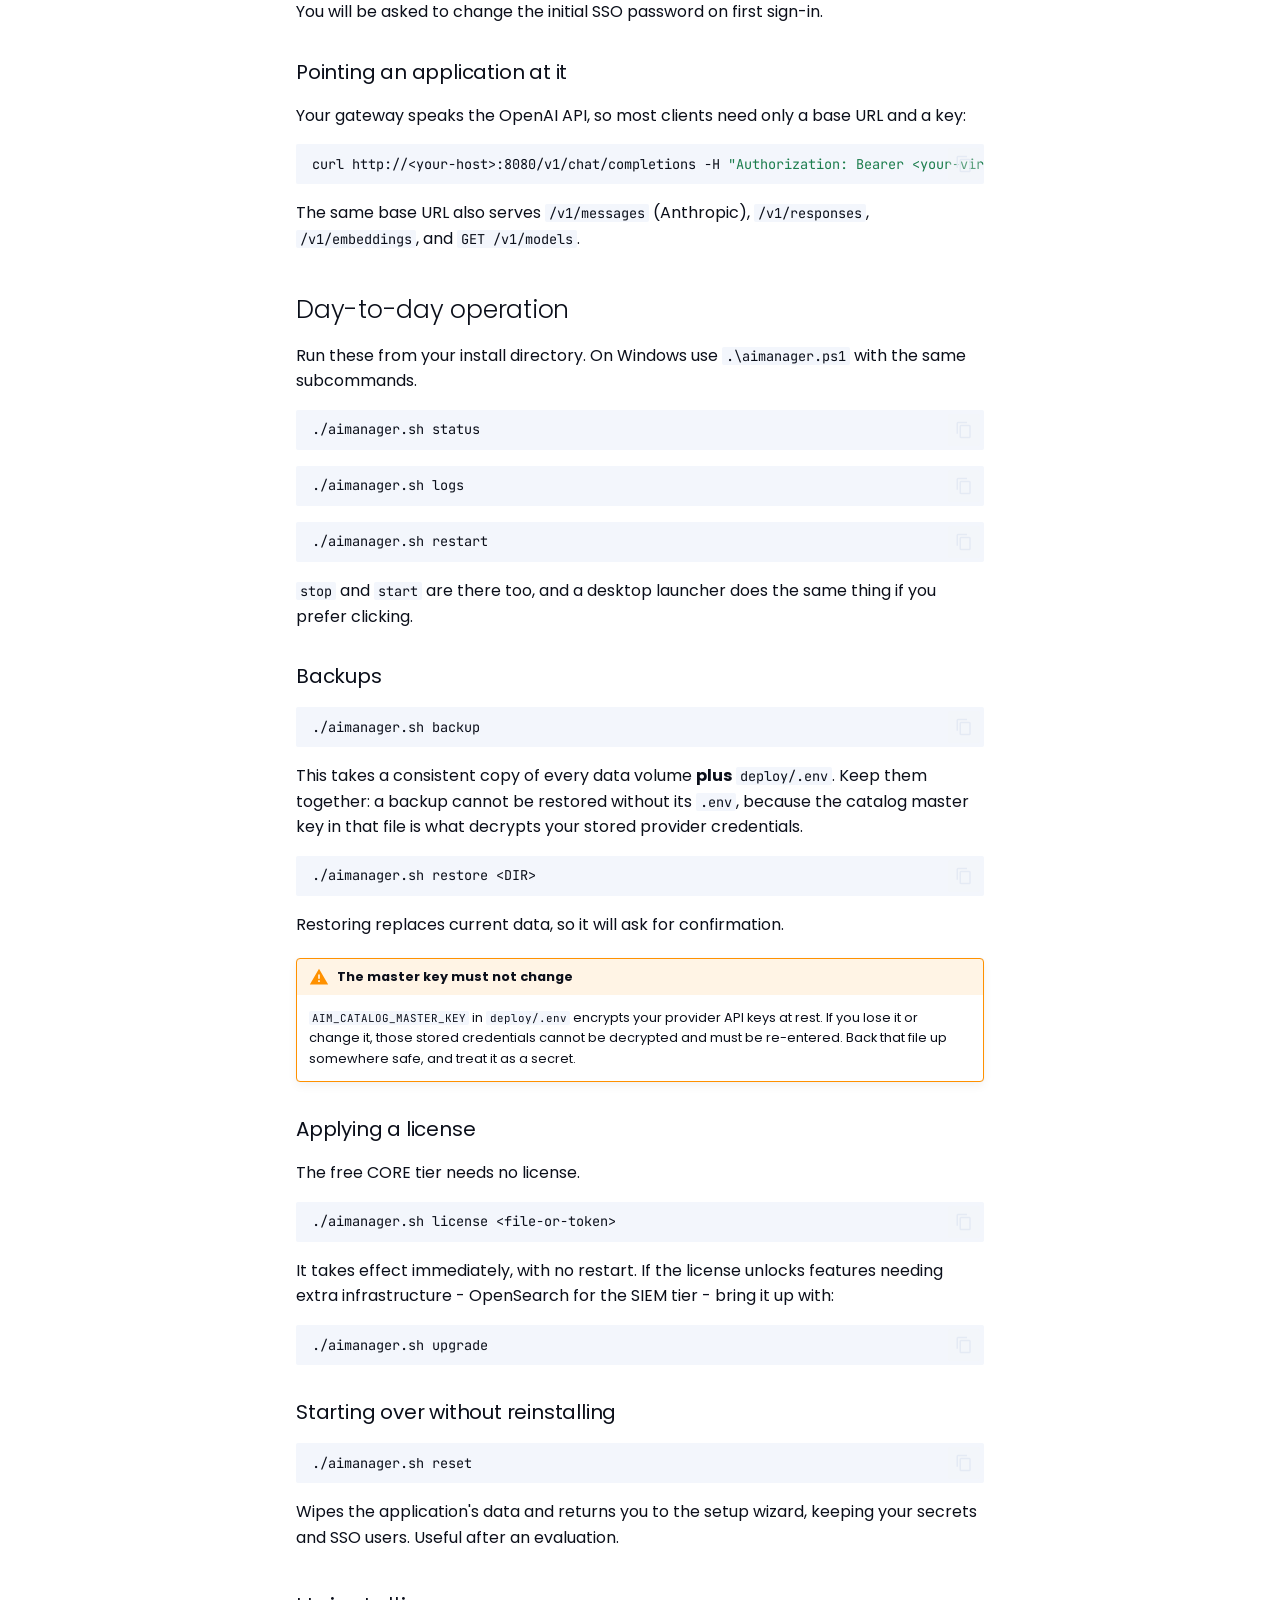
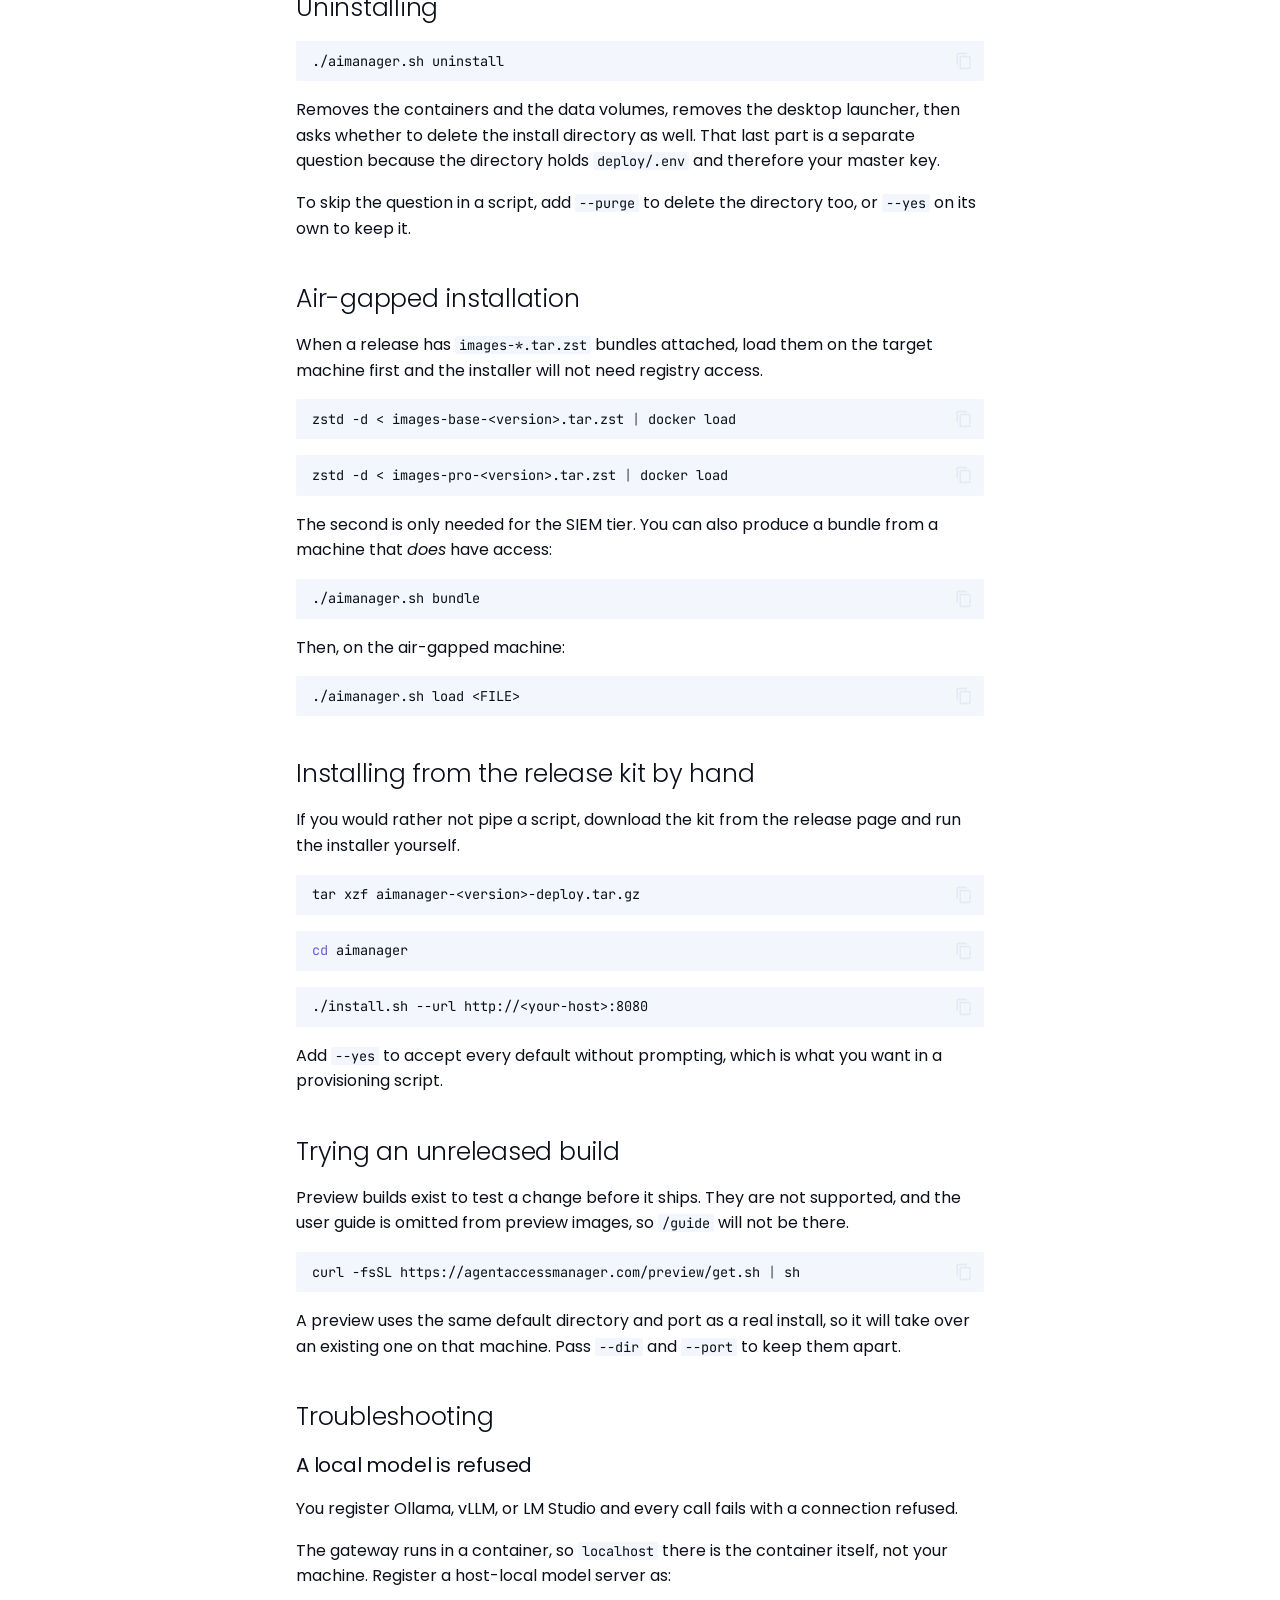
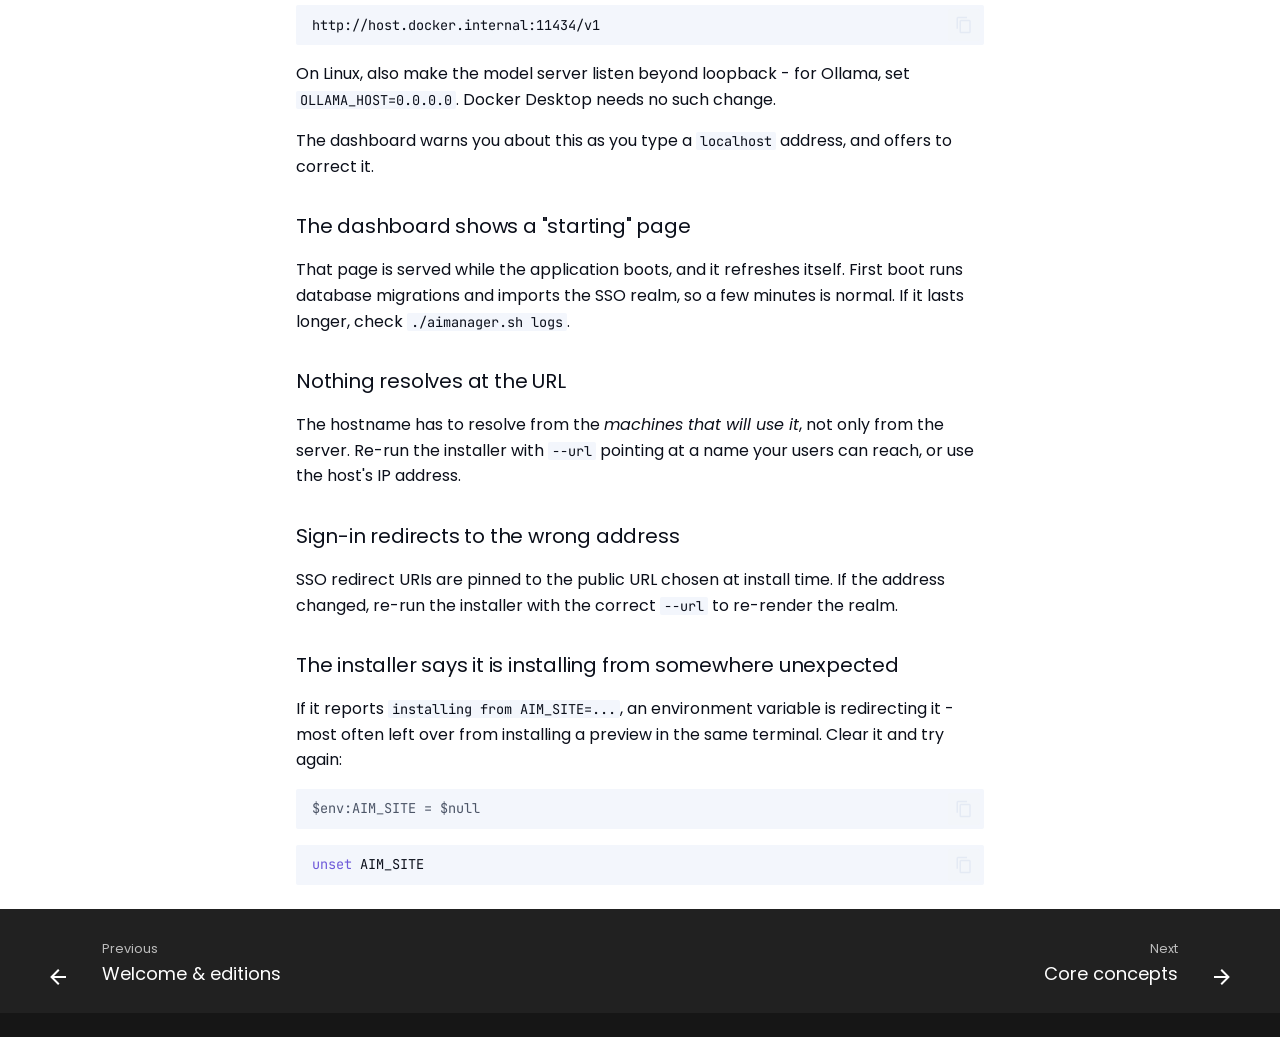
<file: install.html>
<!doctype html>
<html lang="en" class="no-js">
  <head>
    
      <meta charset="utf-8">
      <meta name="viewport" content="width=device-width,initial-scale=1">
      
        <meta name="description" content="The Agent Access Manager operator's manual: every dashboard screen, how the gateway routes, meters, and guards, the editions, and end-to-end recipes.">
      
      
        <meta name="author" content="AethosHub">
      
      
      
        <link rel="prev" href="index.html">
      
      
        <link rel="next" href="concepts.html">
      
      
        
      
      
      <link rel="icon" href="assets/aam-mark-blue.svg">
      <meta name="generator" content="mkdocs-1.6.1, mkdocs-material-9.7.7">
    
    
      
        <title>Install - Agent Access Manager - User Guide</title>
      
    
    
      <link rel="stylesheet" href="assets/stylesheets/main.ec1eaa64.min.css">
      
        
        <link rel="stylesheet" href="assets/stylesheets/palette.ab4e12ef.min.css">
      
      


    
    
      
    
    
      
        
        
        <link rel="preconnect" href="https://fonts.gstatic.com" crossorigin>
        <link rel="stylesheet" href="https://fonts.googleapis.com/css?family=Poppins:300,300i,400,400i,700,700i%7CJetBrains+Mono:400,400i,700,700i&display=fallback">
        <style>:root{--md-text-font:"Poppins";--md-code-font:"JetBrains Mono"}</style>
      
    
    
      <link rel="stylesheet" href="stylesheets/extra.css">
    
    <script>__md_scope=new URL(".",location),__md_hash=e=>[...e].reduce(((e,_)=>(e<<5)-e+_.charCodeAt(0)),0),__md_get=(e,_=localStorage,t=__md_scope)=>JSON.parse(_.getItem(t.pathname+"."+e)),__md_set=(e,_,t=localStorage,a=__md_scope)=>{try{t.setItem(a.pathname+"."+e,JSON.stringify(_))}catch(e){}}</script>
    
      

    
    
  </head>
  
  
    
    
      
    
    
    
    
    <body dir="ltr" data-md-color-scheme="default" data-md-color-primary="indigo" data-md-color-accent="indigo">
  
    
    <input class="md-toggle" data-md-toggle="drawer" type="checkbox" id="__drawer" autocomplete="off">
    <input class="md-toggle" data-md-toggle="search" type="checkbox" id="__search" autocomplete="off">
    <label class="md-overlay" for="__drawer"></label>
    <div data-md-component="skip">
      
        
        <a href="#installing-agent-access-manager" class="md-skip">
          Skip to content
        </a>
      
    </div>
    <div data-md-component="announce">
      
    </div>
    
    
      

  

<header class="md-header md-header--shadow md-header--lifted" data-md-component="header">
  <nav class="md-header__inner md-grid" aria-label="Header">
    <a href="index.html" title="Agent Access Manager - User Guide" class="md-header__button md-logo" aria-label="Agent Access Manager - User Guide" data-md-component="logo">
      
  <img src="assets/aam-mark-white.svg" alt="logo">

    </a>
    <label class="md-header__button md-icon" for="__drawer">
      
      <svg xmlns="http://www.w3.org/2000/svg" viewBox="0 0 24 24"><path d="M3 6h18v2H3zm0 5h18v2H3zm0 5h18v2H3z"/></svg>
    </label>
    <div class="md-header__title" data-md-component="header-title">
      <div class="md-header__ellipsis">
        <div class="md-header__topic">
          <span class="md-ellipsis">
            Agent Access Manager - User Guide
          </span>
        </div>
        <div class="md-header__topic" data-md-component="header-topic">
          <span class="md-ellipsis">
            
              Install
            
          </span>
        </div>
      </div>
    </div>
    
      
        <form class="md-header__option" data-md-component="palette">
  
    
    
    
    <input class="md-option" data-md-color-media="(prefers-color-scheme)" data-md-color-scheme="default" data-md-color-primary="indigo" data-md-color-accent="indigo"  aria-label="Follow system theme"  type="radio" name="__palette" id="__palette_0">
    
      <label class="md-header__button md-icon" title="Follow system theme" for="__palette_1" hidden>
        <svg xmlns="http://www.w3.org/2000/svg" viewBox="0 0 24 24"><path d="m14.3 16-.7-2h-3.2l-.7 2H7.8L11 7h2l3.2 9zM20 8.69V4h-4.69L12 .69 8.69 4H4v4.69L.69 12 4 15.31V20h4.69L12 23.31 15.31 20H20v-4.69L23.31 12zm-9.15 3.96h2.3L12 9z"/></svg>
      </label>
    
  
    
    
    
    <input class="md-option" data-md-color-media="(prefers-color-scheme: light)" data-md-color-scheme="default" data-md-color-primary="custom" data-md-color-accent="custom"  aria-label="Switch to dark mode"  type="radio" name="__palette" id="__palette_1">
    
      <label class="md-header__button md-icon" title="Switch to dark mode" for="__palette_2" hidden>
        <svg xmlns="http://www.w3.org/2000/svg" viewBox="0 0 24 24"><path d="M12 8a4 4 0 0 0-4 4 4 4 0 0 0 4 4 4 4 0 0 0 4-4 4 4 0 0 0-4-4m0 10a6 6 0 0 1-6-6 6 6 0 0 1 6-6 6 6 0 0 1 6 6 6 6 0 0 1-6 6m8-9.31V4h-4.69L12 .69 8.69 4H4v4.69L.69 12 4 15.31V20h4.69L12 23.31 15.31 20H20v-4.69L23.31 12z"/></svg>
      </label>
    
  
    
    
    
    <input class="md-option" data-md-color-media="(prefers-color-scheme: dark)" data-md-color-scheme="slate" data-md-color-primary="custom" data-md-color-accent="custom"  aria-label="Switch to light mode"  type="radio" name="__palette" id="__palette_2">
    
      <label class="md-header__button md-icon" title="Switch to light mode" for="__palette_0" hidden>
        <svg xmlns="http://www.w3.org/2000/svg" viewBox="0 0 24 24"><path d="M12 18c-.89 0-1.74-.2-2.5-.55C11.56 16.5 13 14.42 13 12s-1.44-4.5-3.5-5.45C10.26 6.2 11.11 6 12 6a6 6 0 0 1 6 6 6 6 0 0 1-6 6m8-9.31V4h-4.69L12 .69 8.69 4H4v4.69L.69 12 4 15.31V20h4.69L12 23.31 15.31 20H20v-4.69L23.31 12z"/></svg>
      </label>
    
  
</form>
      
    
    
      <script>var palette=__md_get("__palette");if(palette&&palette.color){if("(prefers-color-scheme)"===palette.color.media){var media=matchMedia("(prefers-color-scheme: light)"),input=document.querySelector(media.matches?"[data-md-color-media='(prefers-color-scheme: light)']":"[data-md-color-media='(prefers-color-scheme: dark)']");palette.color.media=input.getAttribute("data-md-color-media"),palette.color.scheme=input.getAttribute("data-md-color-scheme"),palette.color.primary=input.getAttribute("data-md-color-primary"),palette.color.accent=input.getAttribute("data-md-color-accent")}for(var[key,value]of Object.entries(palette.color))document.body.setAttribute("data-md-color-"+key,value)}</script>
    
    
    
      
      
        <label class="md-header__button md-icon" for="__search">
          
          <svg xmlns="http://www.w3.org/2000/svg" viewBox="0 0 24 24"><path d="M9.5 3A6.5 6.5 0 0 1 16 9.5c0 1.61-.59 3.09-1.56 4.23l.27.27h.79l5 5-1.5 1.5-5-5v-.79l-.27-.27A6.52 6.52 0 0 1 9.5 16 6.5 6.5 0 0 1 3 9.5 6.5 6.5 0 0 1 9.5 3m0 2C7 5 5 7 5 9.5S7 14 9.5 14 14 12 14 9.5 12 5 9.5 5"/></svg>
        </label>
        <div class="md-search" data-md-component="search" role="dialog">
  <label class="md-search__overlay" for="__search"></label>
  <div class="md-search__inner" role="search">
    <form class="md-search__form" name="search">
      <input type="text" class="md-search__input" name="query" aria-label="Search" placeholder="Search" autocapitalize="off" autocorrect="off" autocomplete="off" spellcheck="false" data-md-component="search-query" required>
      <label class="md-search__icon md-icon" for="__search">
        
        <svg xmlns="http://www.w3.org/2000/svg" viewBox="0 0 24 24"><path d="M9.5 3A6.5 6.5 0 0 1 16 9.5c0 1.61-.59 3.09-1.56 4.23l.27.27h.79l5 5-1.5 1.5-5-5v-.79l-.27-.27A6.52 6.52 0 0 1 9.5 16 6.5 6.5 0 0 1 3 9.5 6.5 6.5 0 0 1 9.5 3m0 2C7 5 5 7 5 9.5S7 14 9.5 14 14 12 14 9.5 12 5 9.5 5"/></svg>
        
        <svg xmlns="http://www.w3.org/2000/svg" viewBox="0 0 24 24"><path d="M20 11v2H8l5.5 5.5-1.42 1.42L4.16 12l7.92-7.92L13.5 5.5 8 11z"/></svg>
      </label>
      <nav class="md-search__options" aria-label="Search">
        
          <a href="javascript:void(0)" class="md-search__icon md-icon" title="Share" aria-label="Share" data-clipboard data-clipboard-text="" data-md-component="search-share" tabindex="-1">
            
            <svg xmlns="http://www.w3.org/2000/svg" viewBox="0 0 24 24"><path d="M18 16.08c-.76 0-1.44.3-1.96.77L8.91 12.7c.05-.23.09-.46.09-.7s-.04-.47-.09-.7l7.05-4.11c.54.5 1.25.81 2.04.81a3 3 0 0 0 3-3 3 3 0 0 0-3-3 3 3 0 0 0-3 3c0 .24.04.47.09.7L8.04 9.81C7.5 9.31 6.79 9 6 9a3 3 0 0 0-3 3 3 3 0 0 0 3 3c.79 0 1.5-.31 2.04-.81l7.12 4.15c-.05.21-.08.43-.08.66 0 1.61 1.31 2.91 2.92 2.91s2.92-1.3 2.92-2.91A2.92 2.92 0 0 0 18 16.08"/></svg>
          </a>
        
        <button type="reset" class="md-search__icon md-icon" title="Clear" aria-label="Clear" tabindex="-1">
          
          <svg xmlns="http://www.w3.org/2000/svg" viewBox="0 0 24 24"><path d="M19 6.41 17.59 5 12 10.59 6.41 5 5 6.41 10.59 12 5 17.59 6.41 19 12 13.41 17.59 19 19 17.59 13.41 12z"/></svg>
        </button>
      </nav>
      
        <div class="md-search__suggest" data-md-component="search-suggest"></div>
      
    </form>
    <div class="md-search__output">
      <div class="md-search__scrollwrap" tabindex="0" data-md-scrollfix>
        <div class="md-search-result" data-md-component="search-result">
          <div class="md-search-result__meta">
            Initializing search
          </div>
          <ol class="md-search-result__list" role="presentation"></ol>
        </div>
      </div>
    </div>
  </div>
</div>
      
    
    
  </nav>
  
    
      
<nav class="md-tabs" aria-label="Tabs" data-md-component="tabs">
  <div class="md-grid">
    <ul class="md-tabs__list">
      
        
  
  
  
  
    <li class="md-tabs__item">
      <a href="index.html" class="md-tabs__link">
        
  
  
    
  
  Welcome & editions

      </a>
    </li>
  

      
        
  
  
  
    
  
  
    <li class="md-tabs__item md-tabs__item--active">
      <a href="install.html" class="md-tabs__link">
        
  
  
    
  
  Install

      </a>
    </li>
  

      
        
  
  
  
  
    <li class="md-tabs__item">
      <a href="concepts.html" class="md-tabs__link">
        
  
  
    
  
  Core concepts

      </a>
    </li>
  

      
        
  
  
  
  
    <li class="md-tabs__item">
      <a href="operate.html" class="md-tabs__link">
        
  
  
    
  
  Operate

      </a>
    </li>
  

      
        
  
  
  
  
    <li class="md-tabs__item">
      <a href="govern.html" class="md-tabs__link">
        
  
  
    
  
  Govern

      </a>
    </li>
  

      
        
  
  
  
  
    <li class="md-tabs__item">
      <a href="investigate.html" class="md-tabs__link">
        
  
  
    
  
  Investigate

      </a>
    </li>
  

      
        
  
  
  
  
    <li class="md-tabs__item">
      <a href="account.html" class="md-tabs__link">
        
  
  
    
  
  Settings & Profile

      </a>
    </li>
  

      
        
  
  
  
  
    <li class="md-tabs__item">
      <a href="deployment.html" class="md-tabs__link">
        
  
  
    
  
  How it is deployed

      </a>
    </li>
  

      
        
  
  
  
  
    <li class="md-tabs__item">
      <a href="recipes.html" class="md-tabs__link">
        
  
  
    
  
  Recipes & walkthroughs

      </a>
    </li>
  

      
    </ul>
  </div>
</nav>
    
  
</header>
    
    <div class="md-container" data-md-component="container">
      
      
        
      
      <main class="md-main" data-md-component="main">
        <div class="md-main__inner md-grid">
          
            
              
              <div class="md-sidebar md-sidebar--primary" data-md-component="sidebar" data-md-type="navigation" >
                <div class="md-sidebar__scrollwrap">
                  <div class="md-sidebar__inner">
                    


  


<nav class="md-nav md-nav--primary md-nav--lifted" aria-label="Navigation" data-md-level="0">
  <label class="md-nav__title" for="__drawer">
    <a href="index.html" title="Agent Access Manager - User Guide" class="md-nav__button md-logo" aria-label="Agent Access Manager - User Guide" data-md-component="logo">
      
  <img src="assets/aam-mark-white.svg" alt="logo">

    </a>
    Agent Access Manager - User Guide
  </label>
  
  <ul class="md-nav__list" data-md-scrollfix>
    
      
      
  
  
  
  
    <li class="md-nav__item">
      <a href="index.html" class="md-nav__link">
        
  
  
  <span class="md-ellipsis">
    
  
    Welcome & editions
  

    
  </span>
  
  

      </a>
    </li>
  

    
      
      
  
  
    
  
  
  
    <li class="md-nav__item md-nav__item--active">
      
      <input class="md-nav__toggle md-toggle" type="checkbox" id="__toc">
      
      
        
      
      
        <label class="md-nav__link md-nav__link--active" for="__toc">
          
  
  
  <span class="md-ellipsis">
    
  
    Install
  

    
  </span>
  
  

          <span class="md-nav__icon md-icon"></span>
        </label>
      
      <a href="install.html" class="md-nav__link md-nav__link--active">
        
  
  
  <span class="md-ellipsis">
    
  
    Install
  

    
  </span>
  
  

      </a>
      
        

  

<nav class="md-nav md-nav--secondary" aria-label="On this page">
  
  
  
    
  
  
    <label class="md-nav__title" for="__toc">
      <span class="md-nav__icon md-icon"></span>
      On this page
    </label>
    <ul class="md-nav__list" data-md-component="toc" data-md-scrollfix>
      
        <li class="md-nav__item">
  <a href="#before-you-start" class="md-nav__link">
    <span class="md-ellipsis">
      
        Before you start
      
    </span>
  </a>
  
    <nav class="md-nav" aria-label="Before you start">
      <ul class="md-nav__list">
        
          <li class="md-nav__item">
  <a href="#why-localhost-will-not-do" class="md-nav__link">
    <span class="md-ellipsis">
      
        Why localhost will not do
      
    </span>
  </a>
  
</li>
        
      </ul>
    </nav>
  
</li>
      
        <li class="md-nav__item">
  <a href="#install-in-one-command" class="md-nav__link">
    <span class="md-ellipsis">
      
        Install in one command
      
    </span>
  </a>
  
    <nav class="md-nav" aria-label="Install in one command">
      <ul class="md-nav__list">
        
          <li class="md-nav__item">
  <a href="#what-it-does" class="md-nav__link">
    <span class="md-ellipsis">
      
        What it does
      
    </span>
  </a>
  
</li>
        
          <li class="md-nav__item">
  <a href="#running-it-again-upgrades-in-place" class="md-nav__link">
    <span class="md-ellipsis">
      
        Running it again upgrades in place
      
    </span>
  </a>
  
</li>
        
      </ul>
    </nav>
  
</li>
      
        <li class="md-nav__item">
  <a href="#options" class="md-nav__link">
    <span class="md-ellipsis">
      
        Options
      
    </span>
  </a>
  
</li>
      
        <li class="md-nav__item">
  <a href="#first-run" class="md-nav__link">
    <span class="md-ellipsis">
      
        First run
      
    </span>
  </a>
  
    <nav class="md-nav" aria-label="First run">
      <ul class="md-nav__list">
        
          <li class="md-nav__item">
  <a href="#pointing-an-application-at-it" class="md-nav__link">
    <span class="md-ellipsis">
      
        Pointing an application at it
      
    </span>
  </a>
  
</li>
        
      </ul>
    </nav>
  
</li>
      
        <li class="md-nav__item">
  <a href="#day-to-day-operation" class="md-nav__link">
    <span class="md-ellipsis">
      
        Day-to-day operation
      
    </span>
  </a>
  
    <nav class="md-nav" aria-label="Day-to-day operation">
      <ul class="md-nav__list">
        
          <li class="md-nav__item">
  <a href="#backups" class="md-nav__link">
    <span class="md-ellipsis">
      
        Backups
      
    </span>
  </a>
  
</li>
        
          <li class="md-nav__item">
  <a href="#applying-a-license" class="md-nav__link">
    <span class="md-ellipsis">
      
        Applying a license
      
    </span>
  </a>
  
</li>
        
          <li class="md-nav__item">
  <a href="#starting-over-without-reinstalling" class="md-nav__link">
    <span class="md-ellipsis">
      
        Starting over without reinstalling
      
    </span>
  </a>
  
</li>
        
      </ul>
    </nav>
  
</li>
      
        <li class="md-nav__item">
  <a href="#uninstalling" class="md-nav__link">
    <span class="md-ellipsis">
      
        Uninstalling
      
    </span>
  </a>
  
</li>
      
        <li class="md-nav__item">
  <a href="#air-gapped-installation" class="md-nav__link">
    <span class="md-ellipsis">
      
        Air-gapped installation
      
    </span>
  </a>
  
</li>
      
        <li class="md-nav__item">
  <a href="#installing-from-the-release-kit-by-hand" class="md-nav__link">
    <span class="md-ellipsis">
      
        Installing from the release kit by hand
      
    </span>
  </a>
  
</li>
      
        <li class="md-nav__item">
  <a href="#trying-an-unreleased-build" class="md-nav__link">
    <span class="md-ellipsis">
      
        Trying an unreleased build
      
    </span>
  </a>
  
</li>
      
        <li class="md-nav__item">
  <a href="#troubleshooting" class="md-nav__link">
    <span class="md-ellipsis">
      
        Troubleshooting
      
    </span>
  </a>
  
    <nav class="md-nav" aria-label="Troubleshooting">
      <ul class="md-nav__list">
        
          <li class="md-nav__item">
  <a href="#a-local-model-is-refused" class="md-nav__link">
    <span class="md-ellipsis">
      
        A local model is refused
      
    </span>
  </a>
  
</li>
        
          <li class="md-nav__item">
  <a href="#the-dashboard-shows-a-starting-page" class="md-nav__link">
    <span class="md-ellipsis">
      
        The dashboard shows a "starting" page
      
    </span>
  </a>
  
</li>
        
          <li class="md-nav__item">
  <a href="#nothing-resolves-at-the-url" class="md-nav__link">
    <span class="md-ellipsis">
      
        Nothing resolves at the URL
      
    </span>
  </a>
  
</li>
        
          <li class="md-nav__item">
  <a href="#sign-in-redirects-to-the-wrong-address" class="md-nav__link">
    <span class="md-ellipsis">
      
        Sign-in redirects to the wrong address
      
    </span>
  </a>
  
</li>
        
          <li class="md-nav__item">
  <a href="#the-installer-says-it-is-installing-from-somewhere-unexpected" class="md-nav__link">
    <span class="md-ellipsis">
      
        The installer says it is installing from somewhere unexpected
      
    </span>
  </a>
  
</li>
        
      </ul>
    </nav>
  
</li>
      
    </ul>
  
</nav>
      
    </li>
  

    
      
      
  
  
  
  
    <li class="md-nav__item">
      <a href="concepts.html" class="md-nav__link">
        
  
  
  <span class="md-ellipsis">
    
  
    Core concepts
  

    
  </span>
  
  

      </a>
    </li>
  

    
      
      
  
  
  
  
    <li class="md-nav__item">
      <a href="operate.html" class="md-nav__link">
        
  
  
  <span class="md-ellipsis">
    
  
    Operate
  

    
  </span>
  
  

      </a>
    </li>
  

    
      
      
  
  
  
  
    <li class="md-nav__item">
      <a href="govern.html" class="md-nav__link">
        
  
  
  <span class="md-ellipsis">
    
  
    Govern
  

    
  </span>
  
  

      </a>
    </li>
  

    
      
      
  
  
  
  
    <li class="md-nav__item">
      <a href="investigate.html" class="md-nav__link">
        
  
  
  <span class="md-ellipsis">
    
  
    Investigate
  

    
  </span>
  
  

      </a>
    </li>
  

    
      
      
  
  
  
  
    <li class="md-nav__item">
      <a href="account.html" class="md-nav__link">
        
  
  
  <span class="md-ellipsis">
    
  
    Settings & Profile
  

    
  </span>
  
  

      </a>
    </li>
  

    
      
      
  
  
  
  
    <li class="md-nav__item">
      <a href="deployment.html" class="md-nav__link">
        
  
  
  <span class="md-ellipsis">
    
  
    How it is deployed
  

    
  </span>
  
  

      </a>
    </li>
  

    
      
      
  
  
  
  
    <li class="md-nav__item">
      <a href="recipes.html" class="md-nav__link">
        
  
  
  <span class="md-ellipsis">
    
  
    Recipes & walkthroughs
  

    
  </span>
  
  

      </a>
    </li>
  

    
  </ul>
</nav>
                  </div>
                </div>
              </div>
            
            
              
              <div class="md-sidebar md-sidebar--secondary" data-md-component="sidebar" data-md-type="toc" >
                <div class="md-sidebar__scrollwrap">
                  <div class="md-sidebar__inner">
                    

  

<nav class="md-nav md-nav--secondary" aria-label="On this page">
  
  
  
    
  
  
    <label class="md-nav__title" for="__toc">
      <span class="md-nav__icon md-icon"></span>
      On this page
    </label>
    <ul class="md-nav__list" data-md-component="toc" data-md-scrollfix>
      
        <li class="md-nav__item">
  <a href="#before-you-start" class="md-nav__link">
    <span class="md-ellipsis">
      
        Before you start
      
    </span>
  </a>
  
    <nav class="md-nav" aria-label="Before you start">
      <ul class="md-nav__list">
        
          <li class="md-nav__item">
  <a href="#why-localhost-will-not-do" class="md-nav__link">
    <span class="md-ellipsis">
      
        Why localhost will not do
      
    </span>
  </a>
  
</li>
        
      </ul>
    </nav>
  
</li>
      
        <li class="md-nav__item">
  <a href="#install-in-one-command" class="md-nav__link">
    <span class="md-ellipsis">
      
        Install in one command
      
    </span>
  </a>
  
    <nav class="md-nav" aria-label="Install in one command">
      <ul class="md-nav__list">
        
          <li class="md-nav__item">
  <a href="#what-it-does" class="md-nav__link">
    <span class="md-ellipsis">
      
        What it does
      
    </span>
  </a>
  
</li>
        
          <li class="md-nav__item">
  <a href="#running-it-again-upgrades-in-place" class="md-nav__link">
    <span class="md-ellipsis">
      
        Running it again upgrades in place
      
    </span>
  </a>
  
</li>
        
      </ul>
    </nav>
  
</li>
      
        <li class="md-nav__item">
  <a href="#options" class="md-nav__link">
    <span class="md-ellipsis">
      
        Options
      
    </span>
  </a>
  
</li>
      
        <li class="md-nav__item">
  <a href="#first-run" class="md-nav__link">
    <span class="md-ellipsis">
      
        First run
      
    </span>
  </a>
  
    <nav class="md-nav" aria-label="First run">
      <ul class="md-nav__list">
        
          <li class="md-nav__item">
  <a href="#pointing-an-application-at-it" class="md-nav__link">
    <span class="md-ellipsis">
      
        Pointing an application at it
      
    </span>
  </a>
  
</li>
        
      </ul>
    </nav>
  
</li>
      
        <li class="md-nav__item">
  <a href="#day-to-day-operation" class="md-nav__link">
    <span class="md-ellipsis">
      
        Day-to-day operation
      
    </span>
  </a>
  
    <nav class="md-nav" aria-label="Day-to-day operation">
      <ul class="md-nav__list">
        
          <li class="md-nav__item">
  <a href="#backups" class="md-nav__link">
    <span class="md-ellipsis">
      
        Backups
      
    </span>
  </a>
  
</li>
        
          <li class="md-nav__item">
  <a href="#applying-a-license" class="md-nav__link">
    <span class="md-ellipsis">
      
        Applying a license
      
    </span>
  </a>
  
</li>
        
          <li class="md-nav__item">
  <a href="#starting-over-without-reinstalling" class="md-nav__link">
    <span class="md-ellipsis">
      
        Starting over without reinstalling
      
    </span>
  </a>
  
</li>
        
      </ul>
    </nav>
  
</li>
      
        <li class="md-nav__item">
  <a href="#uninstalling" class="md-nav__link">
    <span class="md-ellipsis">
      
        Uninstalling
      
    </span>
  </a>
  
</li>
      
        <li class="md-nav__item">
  <a href="#air-gapped-installation" class="md-nav__link">
    <span class="md-ellipsis">
      
        Air-gapped installation
      
    </span>
  </a>
  
</li>
      
        <li class="md-nav__item">
  <a href="#installing-from-the-release-kit-by-hand" class="md-nav__link">
    <span class="md-ellipsis">
      
        Installing from the release kit by hand
      
    </span>
  </a>
  
</li>
      
        <li class="md-nav__item">
  <a href="#trying-an-unreleased-build" class="md-nav__link">
    <span class="md-ellipsis">
      
        Trying an unreleased build
      
    </span>
  </a>
  
</li>
      
        <li class="md-nav__item">
  <a href="#troubleshooting" class="md-nav__link">
    <span class="md-ellipsis">
      
        Troubleshooting
      
    </span>
  </a>
  
    <nav class="md-nav" aria-label="Troubleshooting">
      <ul class="md-nav__list">
        
          <li class="md-nav__item">
  <a href="#a-local-model-is-refused" class="md-nav__link">
    <span class="md-ellipsis">
      
        A local model is refused
      
    </span>
  </a>
  
</li>
        
          <li class="md-nav__item">
  <a href="#the-dashboard-shows-a-starting-page" class="md-nav__link">
    <span class="md-ellipsis">
      
        The dashboard shows a "starting" page
      
    </span>
  </a>
  
</li>
        
          <li class="md-nav__item">
  <a href="#nothing-resolves-at-the-url" class="md-nav__link">
    <span class="md-ellipsis">
      
        Nothing resolves at the URL
      
    </span>
  </a>
  
</li>
        
          <li class="md-nav__item">
  <a href="#sign-in-redirects-to-the-wrong-address" class="md-nav__link">
    <span class="md-ellipsis">
      
        Sign-in redirects to the wrong address
      
    </span>
  </a>
  
</li>
        
          <li class="md-nav__item">
  <a href="#the-installer-says-it-is-installing-from-somewhere-unexpected" class="md-nav__link">
    <span class="md-ellipsis">
      
        The installer says it is installing from somewhere unexpected
      
    </span>
  </a>
  
</li>
        
      </ul>
    </nav>
  
</li>
      
    </ul>
  
</nav>
                  </div>
                </div>
              </div>
            
          
          
            <div class="md-content" data-md-component="content">
              
              <article class="md-content__inner md-typeset">
                
                  



<h1 id="installing-agent-access-manager">Installing Agent Access Manager<a class="headerlink" href="#installing-agent-access-manager" title="Permanent link">&para;</a></h1>
<p>This page covers the <strong>standalone</strong> install: everything on one machine, which is how most deployments start and where every evaluation should. For multi-machine and Kubernetes, see <em>How it is deployed</em>.</p>
<h2 id="before-you-start">Before you start<a class="headerlink" href="#before-you-start" title="Permanent link">&para;</a></h2>
<p>You need three things:</p>
<ul>
<li><strong>Docker Engine with the Compose v2 plugin.</strong> Docker Desktop on Windows and macOS includes it. On Linux, <code>docker compose version</code> should print v2 or later.</li>
<li><strong>About 4 GB of free memory.</strong> More if you enable the SIEM tier, which adds OpenSearch.</li>
<li><strong>A hostname your users can reach.</strong> This one matters more than it looks - see below.</li>
</ul>
<h3 id="why-localhost-will-not-do">Why <code>localhost</code> will not do<a class="headerlink" href="#why-localhost-will-not-do" title="Permanent link">&para;</a></h3>
<p>Agent Access Manager runs in containers. Inside a container, <code>localhost</code> means <em>that container</em>, not your machine. A public URL of <code>http://localhost:8080</code> would make the browser session, the SSO redirects, and the dashboard's own API calls point at the wrong place, so the installer rejects it outright.</p>
<p>Use the machine's hostname (the default), a DNS name, or its IP address. The installer checks that the name actually resolves before accepting it.</p>
<p>The same trap catches locally hosted models - see <em>A local model is refused</em> under Troubleshooting.</p>
<h2 id="install-in-one-command">Install in one command<a class="headerlink" href="#install-in-one-command" title="Permanent link">&para;</a></h2>
<p><strong>Linux and macOS</strong></p>
<div class="language-bash highlight"><pre><span></span><code><span id="__span-0-1"><a id="__codelineno-0-1" name="__codelineno-0-1" href="#__codelineno-0-1"></a>curl<span class="w"> </span>-fsSL<span class="w"> </span>https://agentaccessmanager.com/get.sh<span class="w"> </span><span class="p">|</span><span class="w"> </span>sh
</span></code></pre></div>
<p><strong>Windows (PowerShell)</strong></p>
<div class="language-powershell highlight"><pre><span></span><code><span id="__span-1-1"><a id="__codelineno-1-1" name="__codelineno-1-1" href="#__codelineno-1-1"></a><span class="nb">irm </span><span class="n">https</span><span class="p">://</span><span class="n">agentaccessmanager</span><span class="p">.</span><span class="n">com</span><span class="p">/</span><span class="n">get</span><span class="p">.</span><span class="n">ps1</span> <span class="p">|</span> <span class="nb">iex</span>
</span></code></pre></div>
<p>That is the whole installation. It asks nothing on the happy path.</p>
<h3 id="what-it-does">What it does<a class="headerlink" href="#what-it-does" title="Permanent link">&para;</a></h3>
<ol>
<li>Checks Docker is present and running, and tells you how to fix it if not.</li>
<li>Reads the published version pointer to find the current release.</li>
<li>Downloads the deploy kit and <strong>verifies its SHA-256 checksum</strong> before unpacking. A failed checksum aborts the install.</li>
<li>Unpacks to <code>~/.aimanager</code> (Linux and macOS) or <code>%LOCALAPPDATA%\AIManager</code> (Windows).</li>
<li>Picks a public URL: <code>http://&lt;this-machine-hostname&gt;:8080</code>, used only once the name is confirmed to resolve.</li>
<li>Generates every secret - the admin password, the database password, the SSO admin, and the catalog master key - into <code>deploy/.env</code>.</li>
<li>Pulls the container image and starts the stack.</li>
<li><strong>Waits until the app is actually serving</strong>, printing progress. First boot migrates the database and imports the SSO realm, which takes a few minutes.</li>
<li>Creates a desktop launcher, then prints the dashboard URL and your first-login credentials.</li>
</ol>
<p>Because of step 8, when it hands you a URL the dashboard is ready. If you open it earlier you may briefly see a "starting" page, which refreshes itself.</p>
<h3 id="running-it-again-upgrades-in-place">Running it again upgrades in place<a class="headerlink" href="#running-it-again-upgrades-in-place" title="Permanent link">&para;</a></h3>
<p>Re-run the same command to move to the current release. Your <code>deploy/.env</code> and all data volumes are kept, so secrets and history survive.</p>
<h2 id="options">Options<a class="headerlink" href="#options" title="Permanent link">&para;</a></h2>
<p>A piped script cannot take parameters directly, so pass them through the pipe:</p>
<div class="language-bash highlight"><pre><span></span><code><span id="__span-2-1"><a id="__codelineno-2-1" name="__codelineno-2-1" href="#__codelineno-2-1"></a>curl<span class="w"> </span>-fsSL<span class="w"> </span>https://agentaccessmanager.com/get.sh<span class="w"> </span><span class="p">|</span><span class="w"> </span>sh<span class="w"> </span>-s<span class="w"> </span>--<span class="w"> </span>--url<span class="w"> </span>https://gateway.acme.com
</span></code></pre></div>
<div class="language-powershell highlight"><pre><span></span><code><span id="__span-3-1"><a id="__codelineno-3-1" name="__codelineno-3-1" href="#__codelineno-3-1"></a><span class="p">&amp;</span> <span class="p">(</span><span class="no">[scriptblock]</span><span class="p">::</span><span class="n">Create</span><span class="p">((</span><span class="nb">irm </span><span class="n">https</span><span class="p">://</span><span class="n">agentaccessmanager</span><span class="p">.</span><span class="n">com</span><span class="p">/</span><span class="n">get</span><span class="p">.</span><span class="n">ps1</span><span class="p">)))</span> <span class="n">-Url</span> <span class="n">https</span><span class="p">://</span><span class="n">gateway</span><span class="p">.</span><span class="n">acme</span><span class="p">.</span><span class="n">com</span>
</span></code></pre></div>
<table>
<thead>
<tr>
<th>Option</th>
<th>Windows form</th>
<th>What it does</th>
</tr>
</thead>
<tbody>
<tr>
<td><code>--url URL</code></td>
<td><code>-Url</code></td>
<td>The address users reach the dashboard at. Sets the port too if the URL carries one.</td>
</tr>
<tr>
<td><code>--port N</code></td>
<td><code>-Port</code></td>
<td>Listen on a different port. Default 8080.</td>
</tr>
<tr>
<td><code>--version vX.Y.Z</code></td>
<td><code>-Version</code></td>
<td>Install a specific release instead of the latest.</td>
</tr>
<tr>
<td><code>--image TAG</code></td>
<td><code>-Image</code></td>
<td>Use a specific image, for example one loaded from an air-gapped bundle.</td>
</tr>
<tr>
<td><code>--license FILE</code></td>
<td><code>-License</code></td>
<td>Apply a license token during installation.</td>
</tr>
<tr>
<td><code>--dir PATH</code></td>
<td><code>-Dir</code></td>
<td>Install somewhere other than the default directory.</td>
</tr>
<tr>
<td><code>--channel NAME</code></td>
<td><code>-Channel</code></td>
<td>Install from a channel such as <code>preview</code> rather than the latest release.</td>
</tr>
<tr>
<td><code>--no-open</code></td>
<td><code>-NoOpen</code></td>
<td>Do not open a browser at the end.</td>
</tr>
</tbody>
</table>
<p>Serving over HTTPS at a real name is a reverse-proxy concern: terminate TLS in front and pass an <code>https://</code> URL, and the installer marks its session cookies secure to match.</p>
<h2 id="first-run">First run<a class="headerlink" href="#first-run" title="Permanent link">&para;</a></h2>
<p>Open the dashboard and sign in with the credentials the installer printed. The setup wizard then walks you through four steps:</p>
<ol>
<li><strong>Create an organization</strong> - the tenant that owns keys, budgets, and policy.</li>
<li><strong>Connect a provider</strong> - OpenAI, Anthropic, Gemini, or a local model server. Presets fill in the base URL for you.</li>
<li><strong>Issue a virtual key</strong> - what your applications will authenticate with. Your vendor's own key never leaves the gateway.</li>
<li><strong>Send a test message</strong> - in a chat panel on the page, so you can confirm the whole path works before wiring anything up.</li>
</ol>
<p>You will be asked to change the initial SSO password on first sign-in.</p>
<h3 id="pointing-an-application-at-it">Pointing an application at it<a class="headerlink" href="#pointing-an-application-at-it" title="Permanent link">&para;</a></h3>
<p>Your gateway speaks the OpenAI API, so most clients need only a base URL and a key:</p>
<div class="language-bash highlight"><pre><span></span><code><span id="__span-4-1"><a id="__codelineno-4-1" name="__codelineno-4-1" href="#__codelineno-4-1"></a>curl<span class="w"> </span>http://&lt;your-host&gt;:8080/v1/chat/completions<span class="w"> </span>-H<span class="w"> </span><span class="s2">"Authorization: Bearer &lt;your-virtual-key&gt;"</span><span class="w"> </span>-H<span class="w"> </span><span class="s2">"Content-Type: application/json"</span><span class="w"> </span>-d<span class="w"> </span><span class="s1">'{"model":"&lt;your-alias&gt;","messages":[{"role":"user","content":"hello"}]}'</span>
</span></code></pre></div>
<p>The same base URL also serves <code>/v1/messages</code> (Anthropic), <code>/v1/responses</code>, <code>/v1/embeddings</code>, and <code>GET /v1/models</code>.</p>
<h2 id="day-to-day-operation">Day-to-day operation<a class="headerlink" href="#day-to-day-operation" title="Permanent link">&para;</a></h2>
<p>Run these from your install directory. On Windows use <code>.\aimanager.ps1</code> with the same subcommands.</p>
<div class="language-bash highlight"><pre><span></span><code><span id="__span-5-1"><a id="__codelineno-5-1" name="__codelineno-5-1" href="#__codelineno-5-1"></a>./aimanager.sh<span class="w"> </span>status
</span></code></pre></div>
<div class="language-bash highlight"><pre><span></span><code><span id="__span-6-1"><a id="__codelineno-6-1" name="__codelineno-6-1" href="#__codelineno-6-1"></a>./aimanager.sh<span class="w"> </span>logs
</span></code></pre></div>
<div class="language-bash highlight"><pre><span></span><code><span id="__span-7-1"><a id="__codelineno-7-1" name="__codelineno-7-1" href="#__codelineno-7-1"></a>./aimanager.sh<span class="w"> </span>restart
</span></code></pre></div>
<p><code>stop</code> and <code>start</code> are there too, and a desktop launcher does the same thing if you prefer clicking.</p>
<h3 id="backups">Backups<a class="headerlink" href="#backups" title="Permanent link">&para;</a></h3>
<div class="language-bash highlight"><pre><span></span><code><span id="__span-8-1"><a id="__codelineno-8-1" name="__codelineno-8-1" href="#__codelineno-8-1"></a>./aimanager.sh<span class="w"> </span>backup
</span></code></pre></div>
<p>This takes a consistent copy of every data volume <strong>plus</strong> <code>deploy/.env</code>. Keep them together: a backup cannot be restored without its <code>.env</code>, because the catalog master key in that file is what decrypts your stored provider credentials.</p>
<div class="language-bash highlight"><pre><span></span><code><span id="__span-9-1"><a id="__codelineno-9-1" name="__codelineno-9-1" href="#__codelineno-9-1"></a>./aimanager.sh<span class="w"> </span>restore<span class="w"> </span>&lt;DIR&gt;
</span></code></pre></div>
<p>Restoring replaces current data, so it will ask for confirmation.</p>
<div class="admonition warning">
<p class="admonition-title">The master key must not change</p>
<p><code>AIM_CATALOG_MASTER_KEY</code> in <code>deploy/.env</code> encrypts your provider API keys at rest. If you lose it or change it, those stored credentials cannot be decrypted and must be re-entered. Back that file up somewhere safe, and treat it as a secret.</p>
</div>
<h3 id="applying-a-license">Applying a license<a class="headerlink" href="#applying-a-license" title="Permanent link">&para;</a></h3>
<p>The free CORE tier needs no license.</p>
<div class="language-bash highlight"><pre><span></span><code><span id="__span-10-1"><a id="__codelineno-10-1" name="__codelineno-10-1" href="#__codelineno-10-1"></a>./aimanager.sh<span class="w"> </span>license<span class="w"> </span>&lt;file-or-token&gt;
</span></code></pre></div>
<p>It takes effect immediately, with no restart. If the license unlocks features needing extra infrastructure - OpenSearch for the SIEM tier - bring it up with:</p>
<div class="language-bash highlight"><pre><span></span><code><span id="__span-11-1"><a id="__codelineno-11-1" name="__codelineno-11-1" href="#__codelineno-11-1"></a>./aimanager.sh<span class="w"> </span>upgrade
</span></code></pre></div>
<h3 id="starting-over-without-reinstalling">Starting over without reinstalling<a class="headerlink" href="#starting-over-without-reinstalling" title="Permanent link">&para;</a></h3>
<div class="language-bash highlight"><pre><span></span><code><span id="__span-12-1"><a id="__codelineno-12-1" name="__codelineno-12-1" href="#__codelineno-12-1"></a>./aimanager.sh<span class="w"> </span>reset
</span></code></pre></div>
<p>Wipes the application's data and returns you to the setup wizard, keeping your secrets and SSO users. Useful after an evaluation.</p>
<h2 id="uninstalling">Uninstalling<a class="headerlink" href="#uninstalling" title="Permanent link">&para;</a></h2>
<div class="language-bash highlight"><pre><span></span><code><span id="__span-13-1"><a id="__codelineno-13-1" name="__codelineno-13-1" href="#__codelineno-13-1"></a>./aimanager.sh<span class="w"> </span>uninstall
</span></code></pre></div>
<p>Removes the containers and the data volumes, removes the desktop launcher, then asks whether to delete the install directory as well. That last part is a separate question because the directory holds <code>deploy/.env</code> and therefore your master key.</p>
<p>To skip the question in a script, add <code>--purge</code> to delete the directory too, or <code>--yes</code> on its own to keep it.</p>
<h2 id="air-gapped-installation">Air-gapped installation<a class="headerlink" href="#air-gapped-installation" title="Permanent link">&para;</a></h2>
<p>When a release has <code>images-*.tar.zst</code> bundles attached, load them on the target machine first and the installer will not need registry access.</p>
<div class="language-bash highlight"><pre><span></span><code><span id="__span-14-1"><a id="__codelineno-14-1" name="__codelineno-14-1" href="#__codelineno-14-1"></a>zstd<span class="w"> </span>-d<span class="w"> </span>&lt;<span class="w"> </span>images-base-&lt;version&gt;.tar.zst<span class="w"> </span><span class="p">|</span><span class="w"> </span>docker<span class="w"> </span>load
</span></code></pre></div>
<div class="language-bash highlight"><pre><span></span><code><span id="__span-15-1"><a id="__codelineno-15-1" name="__codelineno-15-1" href="#__codelineno-15-1"></a>zstd<span class="w"> </span>-d<span class="w"> </span>&lt;<span class="w"> </span>images-pro-&lt;version&gt;.tar.zst<span class="w"> </span><span class="p">|</span><span class="w"> </span>docker<span class="w"> </span>load
</span></code></pre></div>
<p>The second is only needed for the SIEM tier. You can also produce a bundle from a machine that <em>does</em> have access:</p>
<div class="language-bash highlight"><pre><span></span><code><span id="__span-16-1"><a id="__codelineno-16-1" name="__codelineno-16-1" href="#__codelineno-16-1"></a>./aimanager.sh<span class="w"> </span>bundle
</span></code></pre></div>
<p>Then, on the air-gapped machine:</p>
<div class="language-bash highlight"><pre><span></span><code><span id="__span-17-1"><a id="__codelineno-17-1" name="__codelineno-17-1" href="#__codelineno-17-1"></a>./aimanager.sh<span class="w"> </span>load<span class="w"> </span>&lt;FILE&gt;
</span></code></pre></div>
<h2 id="installing-from-the-release-kit-by-hand">Installing from the release kit by hand<a class="headerlink" href="#installing-from-the-release-kit-by-hand" title="Permanent link">&para;</a></h2>
<p>If you would rather not pipe a script, download the kit from the release page and run the installer yourself.</p>
<div class="language-bash highlight"><pre><span></span><code><span id="__span-18-1"><a id="__codelineno-18-1" name="__codelineno-18-1" href="#__codelineno-18-1"></a>tar<span class="w"> </span>xzf<span class="w"> </span>aimanager-&lt;version&gt;-deploy.tar.gz
</span></code></pre></div>
<div class="language-bash highlight"><pre><span></span><code><span id="__span-19-1"><a id="__codelineno-19-1" name="__codelineno-19-1" href="#__codelineno-19-1"></a><span class="nb">cd</span><span class="w"> </span>aimanager
</span></code></pre></div>
<div class="language-bash highlight"><pre><span></span><code><span id="__span-20-1"><a id="__codelineno-20-1" name="__codelineno-20-1" href="#__codelineno-20-1"></a>./install.sh<span class="w"> </span>--url<span class="w"> </span>http://&lt;your-host&gt;:8080
</span></code></pre></div>
<p>Add <code>--yes</code> to accept every default without prompting, which is what you want in a provisioning script.</p>
<h2 id="trying-an-unreleased-build">Trying an unreleased build<a class="headerlink" href="#trying-an-unreleased-build" title="Permanent link">&para;</a></h2>
<p>Preview builds exist to test a change before it ships. They are not supported, and the user guide is omitted from preview images, so <code>/guide</code> will not be there.</p>
<div class="language-bash highlight"><pre><span></span><code><span id="__span-21-1"><a id="__codelineno-21-1" name="__codelineno-21-1" href="#__codelineno-21-1"></a>curl<span class="w"> </span>-fsSL<span class="w"> </span>https://agentaccessmanager.com/preview/get.sh<span class="w"> </span><span class="p">|</span><span class="w"> </span>sh
</span></code></pre></div>
<p>A preview uses the same default directory and port as a real install, so it will take over an existing one on that machine. Pass <code>--dir</code> and <code>--port</code> to keep them apart.</p>
<h2 id="troubleshooting">Troubleshooting<a class="headerlink" href="#troubleshooting" title="Permanent link">&para;</a></h2>
<h3 id="a-local-model-is-refused">A local model is refused<a class="headerlink" href="#a-local-model-is-refused" title="Permanent link">&para;</a></h3>
<p>You register Ollama, vLLM, or LM Studio and every call fails with a connection refused.</p>
<p>The gateway runs in a container, so <code>localhost</code> there is the container itself, not your machine. Register a host-local model server as:</p>
<div class="language-text highlight"><pre><span></span><code><span id="__span-22-1"><a id="__codelineno-22-1" name="__codelineno-22-1" href="#__codelineno-22-1"></a>http://host.docker.internal:11434/v1
</span></code></pre></div>
<p>On Linux, also make the model server listen beyond loopback - for Ollama, set <code>OLLAMA_HOST=0.0.0.0</code>. Docker Desktop needs no such change.</p>
<p>The dashboard warns you about this as you type a <code>localhost</code> address, and offers to correct it.</p>
<h3 id="the-dashboard-shows-a-starting-page">The dashboard shows a "starting" page<a class="headerlink" href="#the-dashboard-shows-a-starting-page" title="Permanent link">&para;</a></h3>
<p>That page is served while the application boots, and it refreshes itself. First boot runs database migrations and imports the SSO realm, so a few minutes is normal. If it lasts longer, check <code>./aimanager.sh logs</code>.</p>
<h3 id="nothing-resolves-at-the-url">Nothing resolves at the URL<a class="headerlink" href="#nothing-resolves-at-the-url" title="Permanent link">&para;</a></h3>
<p>The hostname has to resolve from the <em>machines that will use it</em>, not only from the server. Re-run the installer with <code>--url</code> pointing at a name your users can reach, or use the host's IP address.</p>
<h3 id="sign-in-redirects-to-the-wrong-address">Sign-in redirects to the wrong address<a class="headerlink" href="#sign-in-redirects-to-the-wrong-address" title="Permanent link">&para;</a></h3>
<p>SSO redirect URIs are pinned to the public URL chosen at install time. If the address changed, re-run the installer with the correct <code>--url</code> to re-render the realm.</p>
<h3 id="the-installer-says-it-is-installing-from-somewhere-unexpected">The installer says it is installing from somewhere unexpected<a class="headerlink" href="#the-installer-says-it-is-installing-from-somewhere-unexpected" title="Permanent link">&para;</a></h3>
<p>If it reports <code>installing from AIM_SITE=...</code>, an environment variable is redirecting it - most often left over from installing a preview in the same terminal. Clear it and try again:</p>
<div class="language-powershell highlight"><pre><span></span><code><span id="__span-23-1"><a id="__codelineno-23-1" name="__codelineno-23-1" href="#__codelineno-23-1"></a><span class="nv">$env:AIM_SITE</span> <span class="p">=</span> <span class="nv">$null</span>
</span></code></pre></div>
<div class="language-bash highlight"><pre><span></span><code><span id="__span-24-1"><a id="__codelineno-24-1" name="__codelineno-24-1" href="#__codelineno-24-1"></a><span class="nb">unset</span><span class="w"> </span>AIM_SITE
</span></code></pre></div>












                
              </article>
            </div>
          
          
  <script>var tabs=__md_get("__tabs");if(Array.isArray(tabs))e:for(var set of document.querySelectorAll(".tabbed-set")){var labels=set.querySelector(".tabbed-labels");for(var tab of tabs)for(var label of labels.getElementsByTagName("label"))if(label.innerText.trim()===tab){var input=document.getElementById(label.htmlFor);input.checked=!0;continue e}}</script>

<script>var target=document.getElementById(location.hash.slice(1));target&&target.name&&(target.checked=target.name.startsWith("__tabbed_"))</script>
        </div>
        
          <button type="button" class="md-top md-icon" data-md-component="top" hidden>
  
  <svg xmlns="http://www.w3.org/2000/svg" viewBox="0 0 24 24"><path d="M13 20h-2V8l-5.5 5.5-1.42-1.42L12 4.16l7.92 7.92-1.42 1.42L13 8z"/></svg>
  Back to top
</button>
        
      </main>
      
        <footer class="md-footer">
  
    
      
      <nav class="md-footer__inner md-grid" aria-label="Footer" >
        
          
          <a href="index.html" class="md-footer__link md-footer__link--prev" aria-label="Previous: Welcome &amp; editions">
            <div class="md-footer__button md-icon">
              
              <svg xmlns="http://www.w3.org/2000/svg" viewBox="0 0 24 24"><path d="M20 11v2H8l5.5 5.5-1.42 1.42L4.16 12l7.92-7.92L13.5 5.5 8 11z"/></svg>
            </div>
            <div class="md-footer__title">
              <span class="md-footer__direction">
                Previous
              </span>
              <div class="md-ellipsis">
                Welcome & editions
              </div>
            </div>
          </a>
        
        
          
          <a href="concepts.html" class="md-footer__link md-footer__link--next" aria-label="Next: Core concepts">
            <div class="md-footer__title">
              <span class="md-footer__direction">
                Next
              </span>
              <div class="md-ellipsis">
                Core concepts
              </div>
            </div>
            <div class="md-footer__button md-icon">
              
              <svg xmlns="http://www.w3.org/2000/svg" viewBox="0 0 24 24"><path d="M4 11v2h12l-5.5 5.5 1.42 1.42L19.84 12l-7.92-7.92L10.5 5.5 16 11z"/></svg>
            </div>
          </a>
        
      </nav>
    
  
  <div class="md-footer-meta md-typeset">
    <div class="md-footer-meta__inner md-grid">
      <div class="md-copyright">
  
  
</div>
      
    </div>
  </div>
</footer>
      
    </div>
    <div class="md-dialog" data-md-component="dialog">
      <div class="md-dialog__inner md-typeset"></div>
    </div>
    
    
    
      
      
      <script id="__config" type="application/json">{"annotate": null, "base": ".", "features": ["navigation.tabs", "navigation.tabs.sticky", "navigation.sections", "navigation.expand", "navigation.top", "navigation.indexes", "navigation.footer", "navigation.tracking", "toc.follow", "search.suggest", "search.highlight", "search.share", "content.code.copy", "content.code.annotate", "content.tabs.link", "content.tooltips"], "search": "assets/javascripts/workers/search.2c215733.min.js", "tags": null, "translations": {"clipboard.copied": "Copied to clipboard", "clipboard.copy": "Copy to clipboard", "search.result.more.one": "1 more on this page", "search.result.more.other": "# more on this page", "search.result.none": "No matching documents", "search.result.one": "1 matching document", "search.result.other": "# matching documents", "search.result.placeholder": "Type to start searching", "search.result.term.missing": "Missing", "select.version": "Select version"}, "version": null}</script>
    
    
      <script src="assets/javascripts/bundle.d7400e89.min.js"></script>
      
        <script src="javascripts/mermaid.min.js"></script>
      
        <script src="javascripts/extra.js"></script>
      
    
  </body>
</html>
</file>
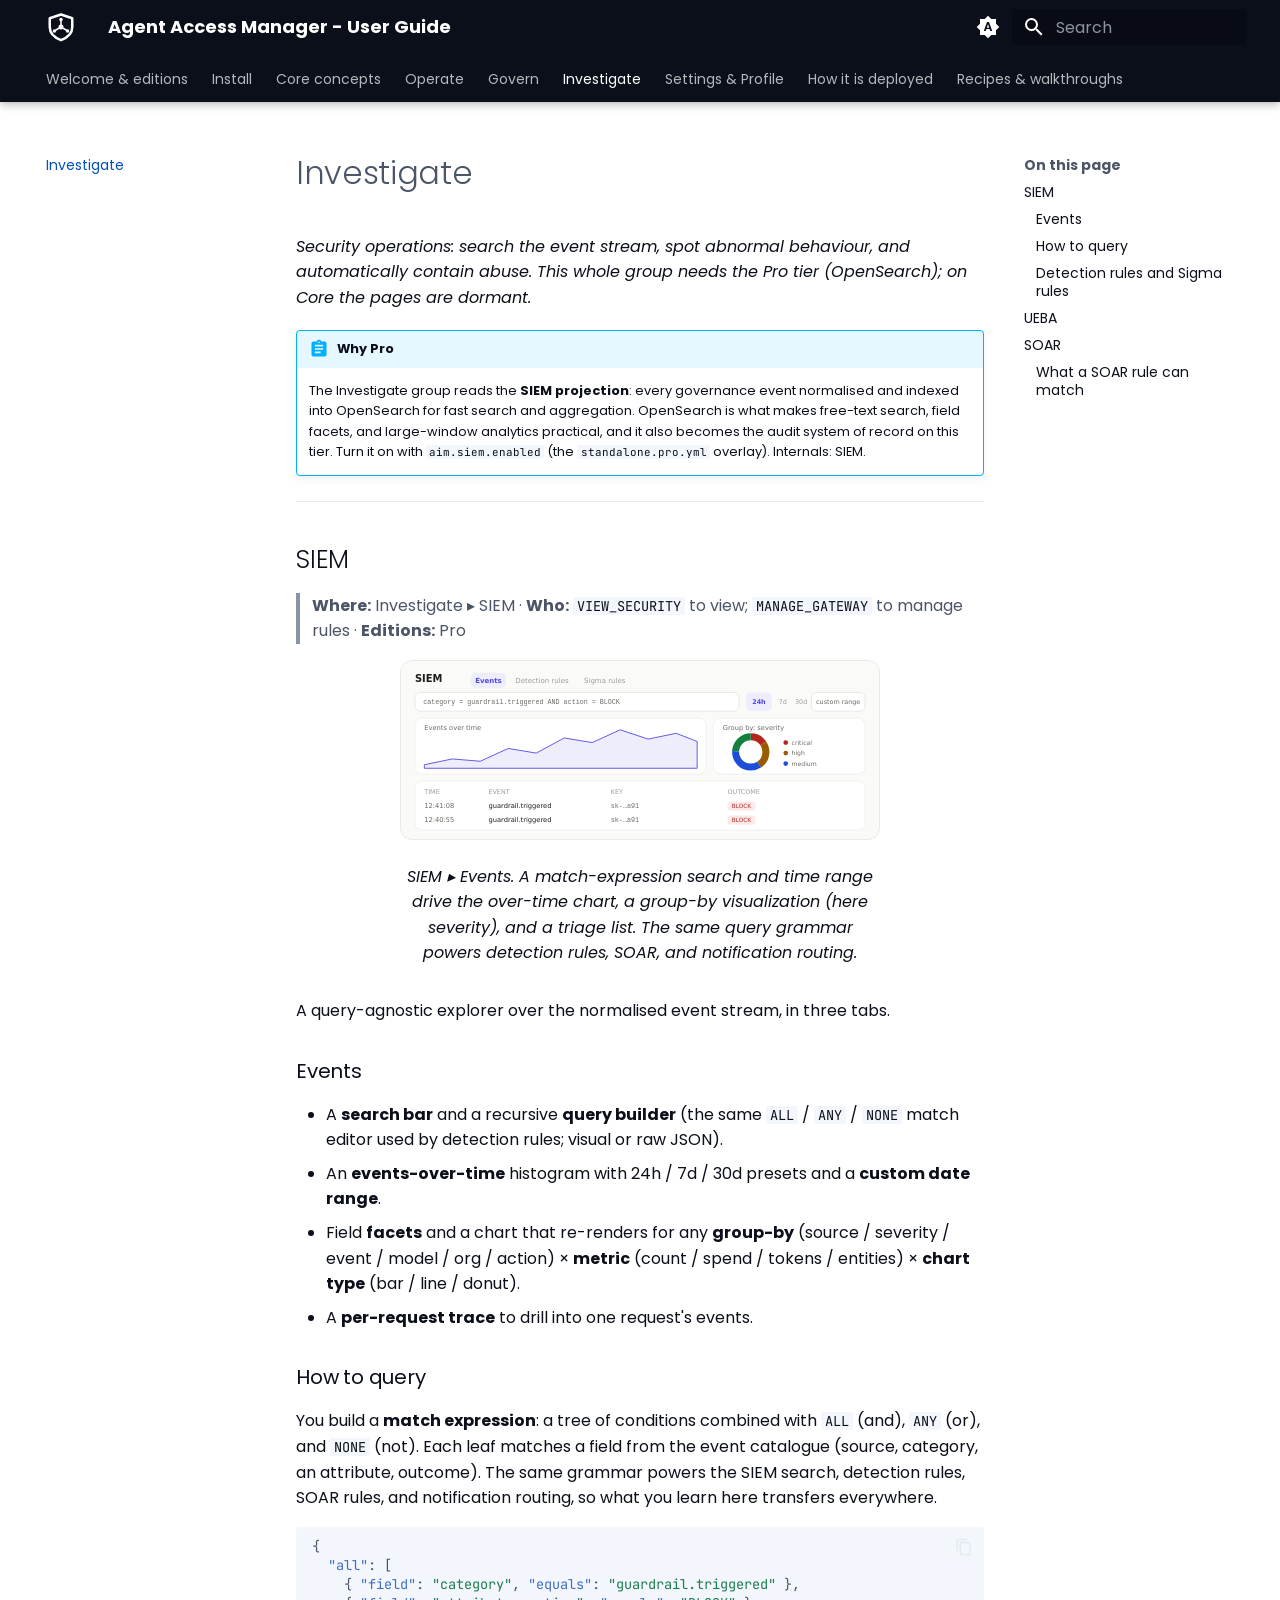
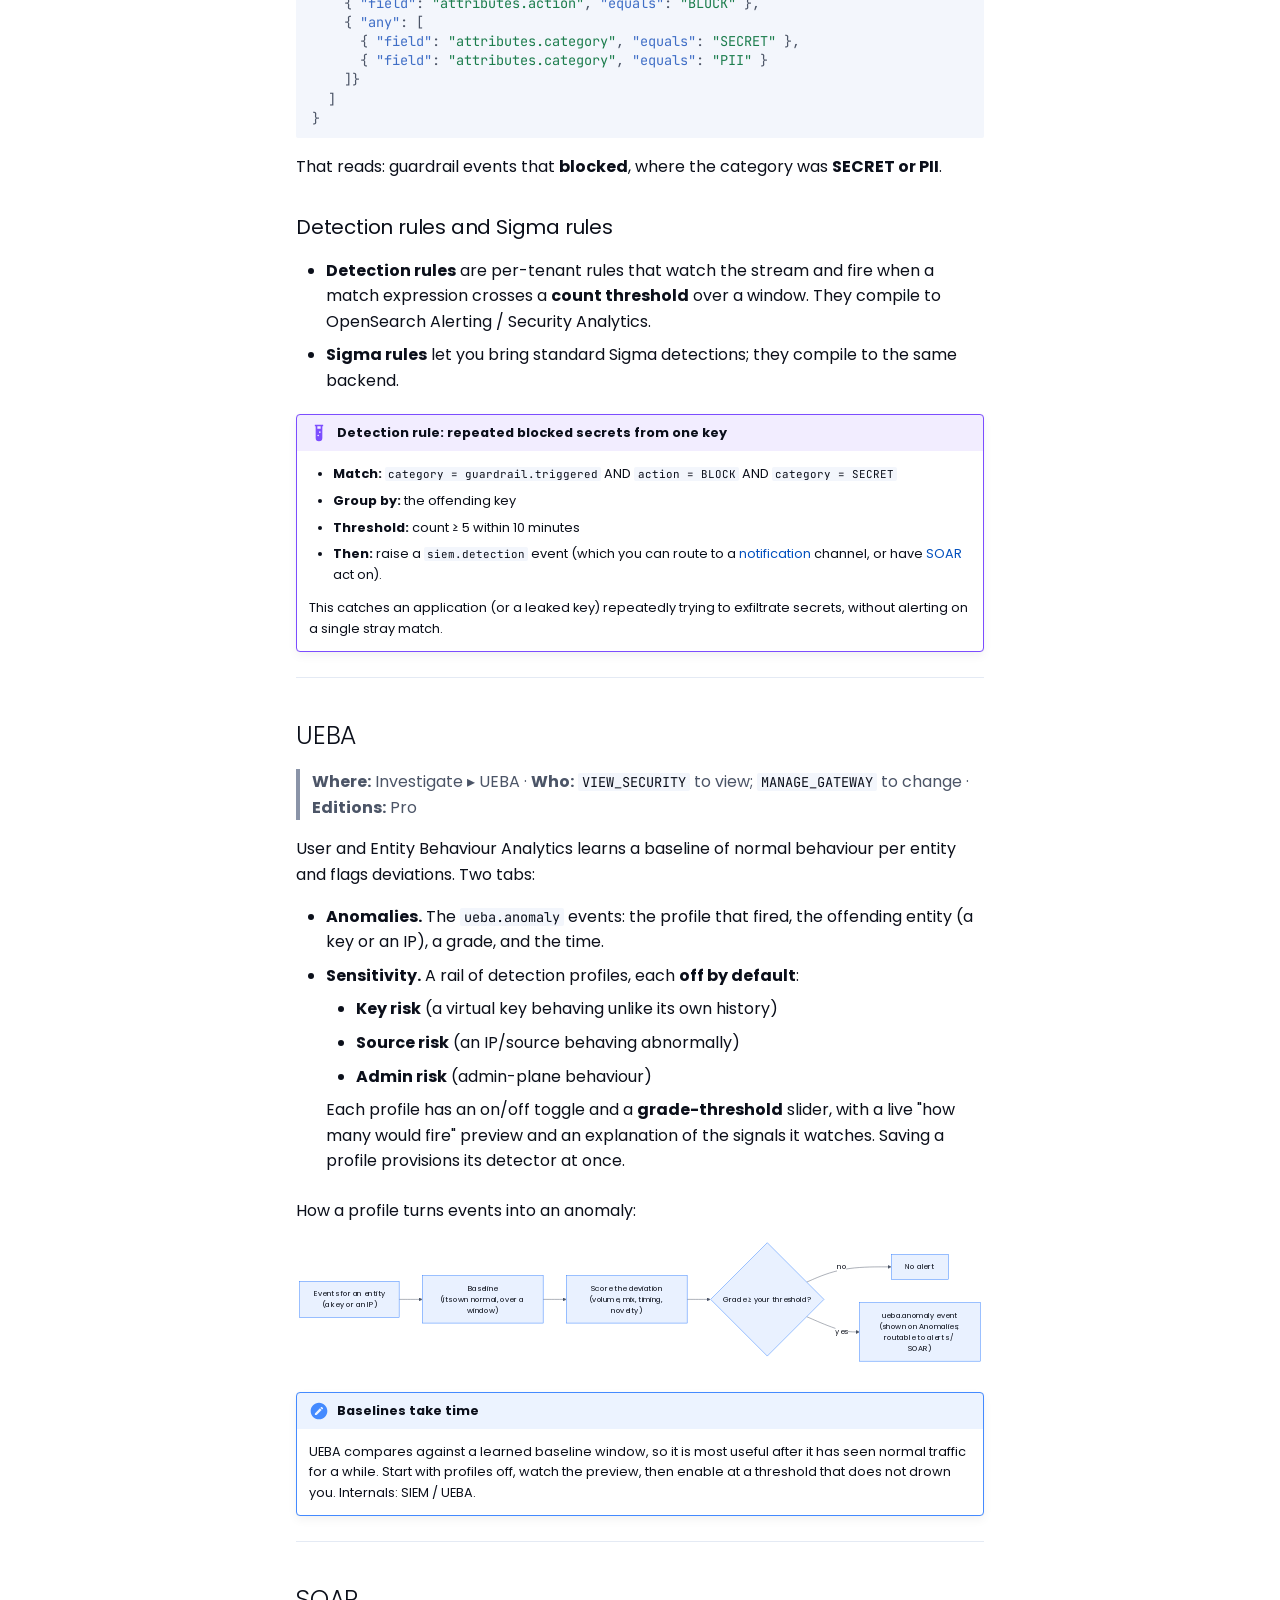
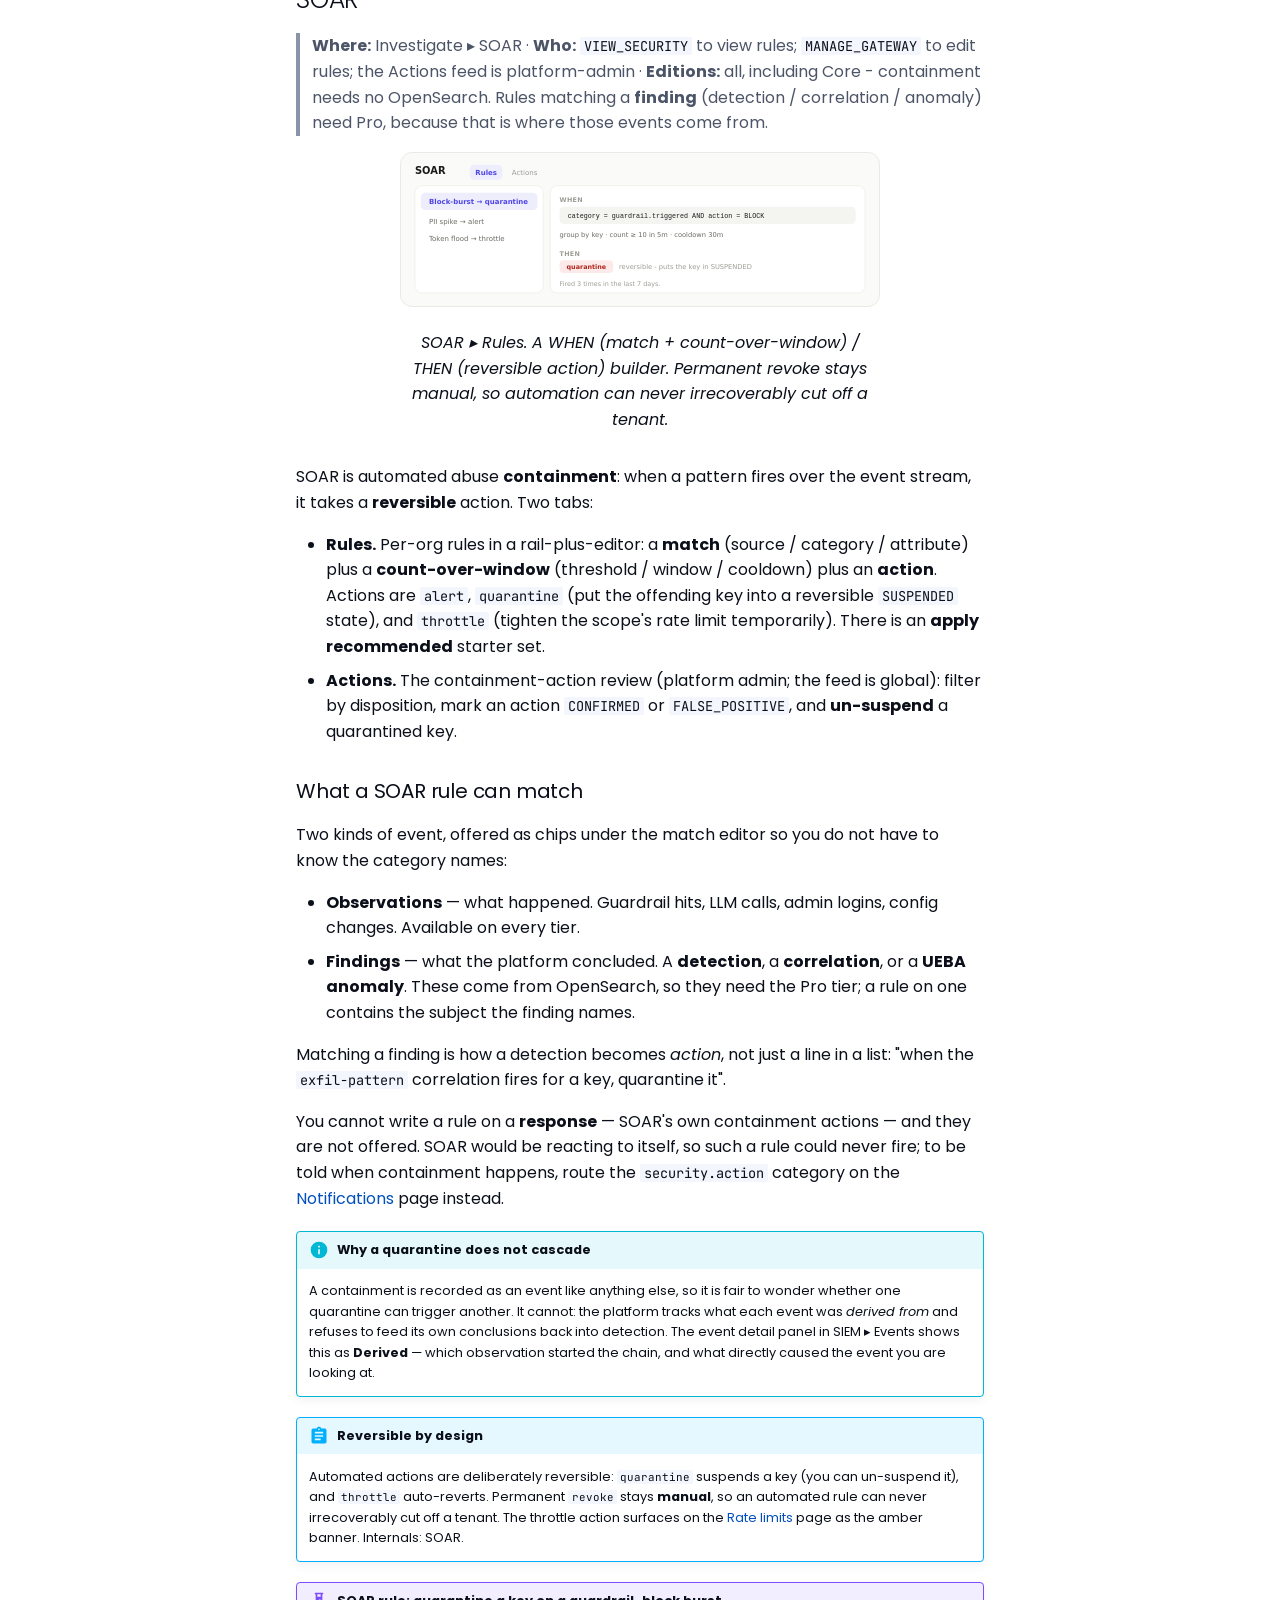
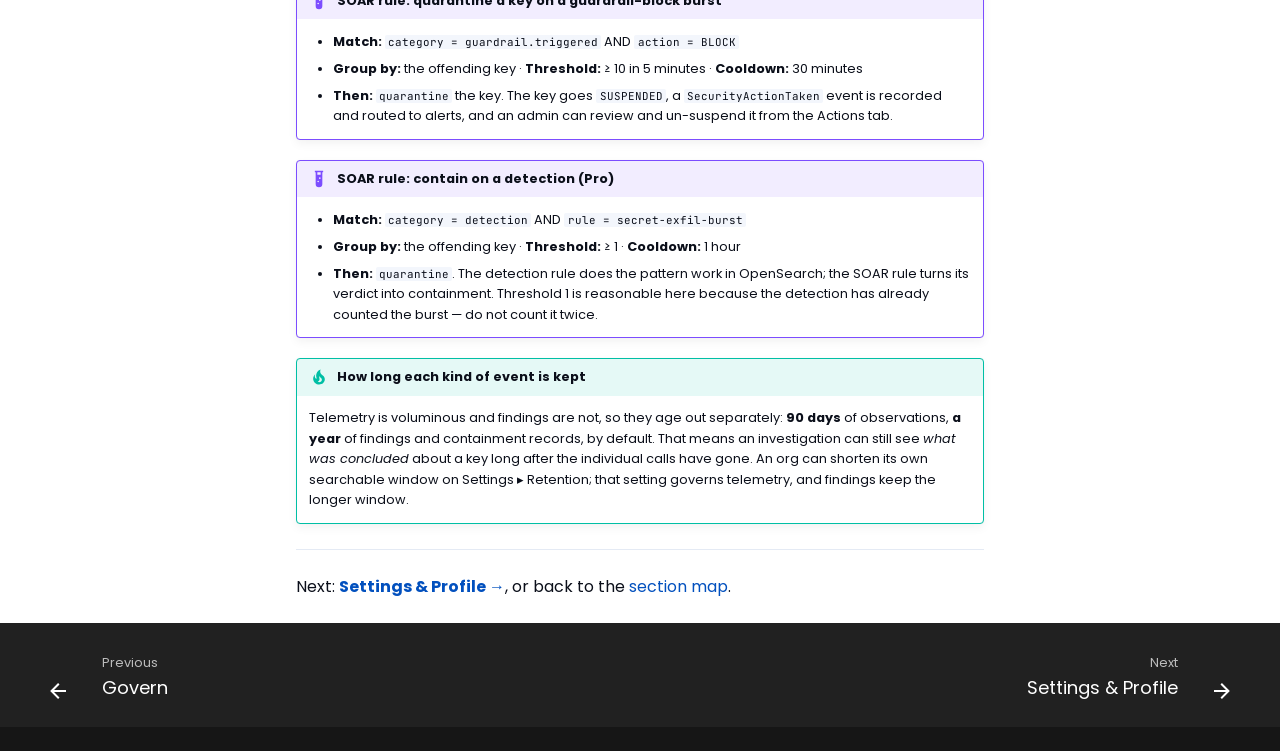
<file: investigate.html>
<!doctype html>
<html lang="en" class="no-js">
  <head>
    
      <meta charset="utf-8">
      <meta name="viewport" content="width=device-width,initial-scale=1">
      
        <meta name="description" content="The Agent Access Manager operator's manual: every dashboard screen, how the gateway routes, meters, and guards, the editions, and end-to-end recipes.">
      
      
        <meta name="author" content="AethosHub">
      
      
      
        <link rel="prev" href="govern.html">
      
      
        <link rel="next" href="account.html">
      
      
        
      
      
      <link rel="icon" href="assets/aam-mark-blue.svg">
      <meta name="generator" content="mkdocs-1.6.1, mkdocs-material-9.7.7">
    
    
      
        <title>Investigate - Agent Access Manager - User Guide</title>
      
    
    
      <link rel="stylesheet" href="assets/stylesheets/main.ec1eaa64.min.css">
      
        
        <link rel="stylesheet" href="assets/stylesheets/palette.ab4e12ef.min.css">
      
      


    
    
      
    
    
      
        
        
        <link rel="preconnect" href="https://fonts.gstatic.com" crossorigin>
        <link rel="stylesheet" href="https://fonts.googleapis.com/css?family=Poppins:300,300i,400,400i,700,700i%7CJetBrains+Mono:400,400i,700,700i&display=fallback">
        <style>:root{--md-text-font:"Poppins";--md-code-font:"JetBrains Mono"}</style>
      
    
    
      <link rel="stylesheet" href="stylesheets/extra.css">
    
    <script>__md_scope=new URL(".",location),__md_hash=e=>[...e].reduce(((e,_)=>(e<<5)-e+_.charCodeAt(0)),0),__md_get=(e,_=localStorage,t=__md_scope)=>JSON.parse(_.getItem(t.pathname+"."+e)),__md_set=(e,_,t=localStorage,a=__md_scope)=>{try{t.setItem(a.pathname+"."+e,JSON.stringify(_))}catch(e){}}</script>
    
      

    
    
  </head>
  
  
    
    
      
    
    
    
    
    <body dir="ltr" data-md-color-scheme="default" data-md-color-primary="indigo" data-md-color-accent="indigo">
  
    
    <input class="md-toggle" data-md-toggle="drawer" type="checkbox" id="__drawer" autocomplete="off">
    <input class="md-toggle" data-md-toggle="search" type="checkbox" id="__search" autocomplete="off">
    <label class="md-overlay" for="__drawer"></label>
    <div data-md-component="skip">
      
        
        <a href="#investigate" class="md-skip">
          Skip to content
        </a>
      
    </div>
    <div data-md-component="announce">
      
    </div>
    
    
      

  

<header class="md-header md-header--shadow md-header--lifted" data-md-component="header">
  <nav class="md-header__inner md-grid" aria-label="Header">
    <a href="index.html" title="Agent Access Manager - User Guide" class="md-header__button md-logo" aria-label="Agent Access Manager - User Guide" data-md-component="logo">
      
  <img src="assets/aam-mark-white.svg" alt="logo">

    </a>
    <label class="md-header__button md-icon" for="__drawer">
      
      <svg xmlns="http://www.w3.org/2000/svg" viewBox="0 0 24 24"><path d="M3 6h18v2H3zm0 5h18v2H3zm0 5h18v2H3z"/></svg>
    </label>
    <div class="md-header__title" data-md-component="header-title">
      <div class="md-header__ellipsis">
        <div class="md-header__topic">
          <span class="md-ellipsis">
            Agent Access Manager - User Guide
          </span>
        </div>
        <div class="md-header__topic" data-md-component="header-topic">
          <span class="md-ellipsis">
            
              Investigate
            
          </span>
        </div>
      </div>
    </div>
    
      
        <form class="md-header__option" data-md-component="palette">
  
    
    
    
    <input class="md-option" data-md-color-media="(prefers-color-scheme)" data-md-color-scheme="default" data-md-color-primary="indigo" data-md-color-accent="indigo"  aria-label="Follow system theme"  type="radio" name="__palette" id="__palette_0">
    
      <label class="md-header__button md-icon" title="Follow system theme" for="__palette_1" hidden>
        <svg xmlns="http://www.w3.org/2000/svg" viewBox="0 0 24 24"><path d="m14.3 16-.7-2h-3.2l-.7 2H7.8L11 7h2l3.2 9zM20 8.69V4h-4.69L12 .69 8.69 4H4v4.69L.69 12 4 15.31V20h4.69L12 23.31 15.31 20H20v-4.69L23.31 12zm-9.15 3.96h2.3L12 9z"/></svg>
      </label>
    
  
    
    
    
    <input class="md-option" data-md-color-media="(prefers-color-scheme: light)" data-md-color-scheme="default" data-md-color-primary="custom" data-md-color-accent="custom"  aria-label="Switch to dark mode"  type="radio" name="__palette" id="__palette_1">
    
      <label class="md-header__button md-icon" title="Switch to dark mode" for="__palette_2" hidden>
        <svg xmlns="http://www.w3.org/2000/svg" viewBox="0 0 24 24"><path d="M12 8a4 4 0 0 0-4 4 4 4 0 0 0 4 4 4 4 0 0 0 4-4 4 4 0 0 0-4-4m0 10a6 6 0 0 1-6-6 6 6 0 0 1 6-6 6 6 0 0 1 6 6 6 6 0 0 1-6 6m8-9.31V4h-4.69L12 .69 8.69 4H4v4.69L.69 12 4 15.31V20h4.69L12 23.31 15.31 20H20v-4.69L23.31 12z"/></svg>
      </label>
    
  
    
    
    
    <input class="md-option" data-md-color-media="(prefers-color-scheme: dark)" data-md-color-scheme="slate" data-md-color-primary="custom" data-md-color-accent="custom"  aria-label="Switch to light mode"  type="radio" name="__palette" id="__palette_2">
    
      <label class="md-header__button md-icon" title="Switch to light mode" for="__palette_0" hidden>
        <svg xmlns="http://www.w3.org/2000/svg" viewBox="0 0 24 24"><path d="M12 18c-.89 0-1.74-.2-2.5-.55C11.56 16.5 13 14.42 13 12s-1.44-4.5-3.5-5.45C10.26 6.2 11.11 6 12 6a6 6 0 0 1 6 6 6 6 0 0 1-6 6m8-9.31V4h-4.69L12 .69 8.69 4H4v4.69L.69 12 4 15.31V20h4.69L12 23.31 15.31 20H20v-4.69L23.31 12z"/></svg>
      </label>
    
  
</form>
      
    
    
      <script>var palette=__md_get("__palette");if(palette&&palette.color){if("(prefers-color-scheme)"===palette.color.media){var media=matchMedia("(prefers-color-scheme: light)"),input=document.querySelector(media.matches?"[data-md-color-media='(prefers-color-scheme: light)']":"[data-md-color-media='(prefers-color-scheme: dark)']");palette.color.media=input.getAttribute("data-md-color-media"),palette.color.scheme=input.getAttribute("data-md-color-scheme"),palette.color.primary=input.getAttribute("data-md-color-primary"),palette.color.accent=input.getAttribute("data-md-color-accent")}for(var[key,value]of Object.entries(palette.color))document.body.setAttribute("data-md-color-"+key,value)}</script>
    
    
    
      
      
        <label class="md-header__button md-icon" for="__search">
          
          <svg xmlns="http://www.w3.org/2000/svg" viewBox="0 0 24 24"><path d="M9.5 3A6.5 6.5 0 0 1 16 9.5c0 1.61-.59 3.09-1.56 4.23l.27.27h.79l5 5-1.5 1.5-5-5v-.79l-.27-.27A6.52 6.52 0 0 1 9.5 16 6.5 6.5 0 0 1 3 9.5 6.5 6.5 0 0 1 9.5 3m0 2C7 5 5 7 5 9.5S7 14 9.5 14 14 12 14 9.5 12 5 9.5 5"/></svg>
        </label>
        <div class="md-search" data-md-component="search" role="dialog">
  <label class="md-search__overlay" for="__search"></label>
  <div class="md-search__inner" role="search">
    <form class="md-search__form" name="search">
      <input type="text" class="md-search__input" name="query" aria-label="Search" placeholder="Search" autocapitalize="off" autocorrect="off" autocomplete="off" spellcheck="false" data-md-component="search-query" required>
      <label class="md-search__icon md-icon" for="__search">
        
        <svg xmlns="http://www.w3.org/2000/svg" viewBox="0 0 24 24"><path d="M9.5 3A6.5 6.5 0 0 1 16 9.5c0 1.61-.59 3.09-1.56 4.23l.27.27h.79l5 5-1.5 1.5-5-5v-.79l-.27-.27A6.52 6.52 0 0 1 9.5 16 6.5 6.5 0 0 1 3 9.5 6.5 6.5 0 0 1 9.5 3m0 2C7 5 5 7 5 9.5S7 14 9.5 14 14 12 14 9.5 12 5 9.5 5"/></svg>
        
        <svg xmlns="http://www.w3.org/2000/svg" viewBox="0 0 24 24"><path d="M20 11v2H8l5.5 5.5-1.42 1.42L4.16 12l7.92-7.92L13.5 5.5 8 11z"/></svg>
      </label>
      <nav class="md-search__options" aria-label="Search">
        
          <a href="javascript:void(0)" class="md-search__icon md-icon" title="Share" aria-label="Share" data-clipboard data-clipboard-text="" data-md-component="search-share" tabindex="-1">
            
            <svg xmlns="http://www.w3.org/2000/svg" viewBox="0 0 24 24"><path d="M18 16.08c-.76 0-1.44.3-1.96.77L8.91 12.7c.05-.23.09-.46.09-.7s-.04-.47-.09-.7l7.05-4.11c.54.5 1.25.81 2.04.81a3 3 0 0 0 3-3 3 3 0 0 0-3-3 3 3 0 0 0-3 3c0 .24.04.47.09.7L8.04 9.81C7.5 9.31 6.79 9 6 9a3 3 0 0 0-3 3 3 3 0 0 0 3 3c.79 0 1.5-.31 2.04-.81l7.12 4.15c-.05.21-.08.43-.08.66 0 1.61 1.31 2.91 2.92 2.91s2.92-1.3 2.92-2.91A2.92 2.92 0 0 0 18 16.08"/></svg>
          </a>
        
        <button type="reset" class="md-search__icon md-icon" title="Clear" aria-label="Clear" tabindex="-1">
          
          <svg xmlns="http://www.w3.org/2000/svg" viewBox="0 0 24 24"><path d="M19 6.41 17.59 5 12 10.59 6.41 5 5 6.41 10.59 12 5 17.59 6.41 19 12 13.41 17.59 19 19 17.59 13.41 12z"/></svg>
        </button>
      </nav>
      
        <div class="md-search__suggest" data-md-component="search-suggest"></div>
      
    </form>
    <div class="md-search__output">
      <div class="md-search__scrollwrap" tabindex="0" data-md-scrollfix>
        <div class="md-search-result" data-md-component="search-result">
          <div class="md-search-result__meta">
            Initializing search
          </div>
          <ol class="md-search-result__list" role="presentation"></ol>
        </div>
      </div>
    </div>
  </div>
</div>
      
    
    
  </nav>
  
    
      
<nav class="md-tabs" aria-label="Tabs" data-md-component="tabs">
  <div class="md-grid">
    <ul class="md-tabs__list">
      
        
  
  
  
  
    <li class="md-tabs__item">
      <a href="index.html" class="md-tabs__link">
        
  
  
    
  
  Welcome & editions

      </a>
    </li>
  

      
        
  
  
  
  
    <li class="md-tabs__item">
      <a href="install.html" class="md-tabs__link">
        
  
  
    
  
  Install

      </a>
    </li>
  

      
        
  
  
  
  
    <li class="md-tabs__item">
      <a href="concepts.html" class="md-tabs__link">
        
  
  
    
  
  Core concepts

      </a>
    </li>
  

      
        
  
  
  
  
    <li class="md-tabs__item">
      <a href="operate.html" class="md-tabs__link">
        
  
  
    
  
  Operate

      </a>
    </li>
  

      
        
  
  
  
  
    <li class="md-tabs__item">
      <a href="govern.html" class="md-tabs__link">
        
  
  
    
  
  Govern

      </a>
    </li>
  

      
        
  
  
  
    
  
  
    <li class="md-tabs__item md-tabs__item--active">
      <a href="investigate.html" class="md-tabs__link">
        
  
  
    
  
  Investigate

      </a>
    </li>
  

      
        
  
  
  
  
    <li class="md-tabs__item">
      <a href="account.html" class="md-tabs__link">
        
  
  
    
  
  Settings & Profile

      </a>
    </li>
  

      
        
  
  
  
  
    <li class="md-tabs__item">
      <a href="deployment.html" class="md-tabs__link">
        
  
  
    
  
  How it is deployed

      </a>
    </li>
  

      
        
  
  
  
  
    <li class="md-tabs__item">
      <a href="recipes.html" class="md-tabs__link">
        
  
  
    
  
  Recipes & walkthroughs

      </a>
    </li>
  

      
    </ul>
  </div>
</nav>
    
  
</header>
    
    <div class="md-container" data-md-component="container">
      
      
        
      
      <main class="md-main" data-md-component="main">
        <div class="md-main__inner md-grid">
          
            
              
              <div class="md-sidebar md-sidebar--primary" data-md-component="sidebar" data-md-type="navigation" >
                <div class="md-sidebar__scrollwrap">
                  <div class="md-sidebar__inner">
                    


  


<nav class="md-nav md-nav--primary md-nav--lifted" aria-label="Navigation" data-md-level="0">
  <label class="md-nav__title" for="__drawer">
    <a href="index.html" title="Agent Access Manager - User Guide" class="md-nav__button md-logo" aria-label="Agent Access Manager - User Guide" data-md-component="logo">
      
  <img src="assets/aam-mark-white.svg" alt="logo">

    </a>
    Agent Access Manager - User Guide
  </label>
  
  <ul class="md-nav__list" data-md-scrollfix>
    
      
      
  
  
  
  
    <li class="md-nav__item">
      <a href="index.html" class="md-nav__link">
        
  
  
  <span class="md-ellipsis">
    
  
    Welcome & editions
  

    
  </span>
  
  

      </a>
    </li>
  

    
      
      
  
  
  
  
    <li class="md-nav__item">
      <a href="install.html" class="md-nav__link">
        
  
  
  <span class="md-ellipsis">
    
  
    Install
  

    
  </span>
  
  

      </a>
    </li>
  

    
      
      
  
  
  
  
    <li class="md-nav__item">
      <a href="concepts.html" class="md-nav__link">
        
  
  
  <span class="md-ellipsis">
    
  
    Core concepts
  

    
  </span>
  
  

      </a>
    </li>
  

    
      
      
  
  
  
  
    <li class="md-nav__item">
      <a href="operate.html" class="md-nav__link">
        
  
  
  <span class="md-ellipsis">
    
  
    Operate
  

    
  </span>
  
  

      </a>
    </li>
  

    
      
      
  
  
  
  
    <li class="md-nav__item">
      <a href="govern.html" class="md-nav__link">
        
  
  
  <span class="md-ellipsis">
    
  
    Govern
  

    
  </span>
  
  

      </a>
    </li>
  

    
      
      
  
  
    
  
  
  
    <li class="md-nav__item md-nav__item--active">
      
      <input class="md-nav__toggle md-toggle" type="checkbox" id="__toc">
      
      
        
      
      
        <label class="md-nav__link md-nav__link--active" for="__toc">
          
  
  
  <span class="md-ellipsis">
    
  
    Investigate
  

    
  </span>
  
  

          <span class="md-nav__icon md-icon"></span>
        </label>
      
      <a href="investigate.html" class="md-nav__link md-nav__link--active">
        
  
  
  <span class="md-ellipsis">
    
  
    Investigate
  

    
  </span>
  
  

      </a>
      
        

  

<nav class="md-nav md-nav--secondary" aria-label="On this page">
  
  
  
    
  
  
    <label class="md-nav__title" for="__toc">
      <span class="md-nav__icon md-icon"></span>
      On this page
    </label>
    <ul class="md-nav__list" data-md-component="toc" data-md-scrollfix>
      
        <li class="md-nav__item">
  <a href="#siem" class="md-nav__link">
    <span class="md-ellipsis">
      
        SIEM
      
    </span>
  </a>
  
    <nav class="md-nav" aria-label="SIEM">
      <ul class="md-nav__list">
        
          <li class="md-nav__item">
  <a href="#events" class="md-nav__link">
    <span class="md-ellipsis">
      
        Events
      
    </span>
  </a>
  
</li>
        
          <li class="md-nav__item">
  <a href="#how-to-query" class="md-nav__link">
    <span class="md-ellipsis">
      
        How to query
      
    </span>
  </a>
  
</li>
        
          <li class="md-nav__item">
  <a href="#detection-rules-and-sigma-rules" class="md-nav__link">
    <span class="md-ellipsis">
      
        Detection rules and Sigma rules
      
    </span>
  </a>
  
</li>
        
      </ul>
    </nav>
  
</li>
      
        <li class="md-nav__item">
  <a href="#ueba" class="md-nav__link">
    <span class="md-ellipsis">
      
        UEBA
      
    </span>
  </a>
  
</li>
      
        <li class="md-nav__item">
  <a href="#soar" class="md-nav__link">
    <span class="md-ellipsis">
      
        SOAR
      
    </span>
  </a>
  
    <nav class="md-nav" aria-label="SOAR">
      <ul class="md-nav__list">
        
          <li class="md-nav__item">
  <a href="#what-a-soar-rule-can-match" class="md-nav__link">
    <span class="md-ellipsis">
      
        What a SOAR rule can match
      
    </span>
  </a>
  
</li>
        
      </ul>
    </nav>
  
</li>
      
    </ul>
  
</nav>
      
    </li>
  

    
      
      
  
  
  
  
    <li class="md-nav__item">
      <a href="account.html" class="md-nav__link">
        
  
  
  <span class="md-ellipsis">
    
  
    Settings & Profile
  

    
  </span>
  
  

      </a>
    </li>
  

    
      
      
  
  
  
  
    <li class="md-nav__item">
      <a href="deployment.html" class="md-nav__link">
        
  
  
  <span class="md-ellipsis">
    
  
    How it is deployed
  

    
  </span>
  
  

      </a>
    </li>
  

    
      
      
  
  
  
  
    <li class="md-nav__item">
      <a href="recipes.html" class="md-nav__link">
        
  
  
  <span class="md-ellipsis">
    
  
    Recipes & walkthroughs
  

    
  </span>
  
  

      </a>
    </li>
  

    
  </ul>
</nav>
                  </div>
                </div>
              </div>
            
            
              
              <div class="md-sidebar md-sidebar--secondary" data-md-component="sidebar" data-md-type="toc" >
                <div class="md-sidebar__scrollwrap">
                  <div class="md-sidebar__inner">
                    

  

<nav class="md-nav md-nav--secondary" aria-label="On this page">
  
  
  
    
  
  
    <label class="md-nav__title" for="__toc">
      <span class="md-nav__icon md-icon"></span>
      On this page
    </label>
    <ul class="md-nav__list" data-md-component="toc" data-md-scrollfix>
      
        <li class="md-nav__item">
  <a href="#siem" class="md-nav__link">
    <span class="md-ellipsis">
      
        SIEM
      
    </span>
  </a>
  
    <nav class="md-nav" aria-label="SIEM">
      <ul class="md-nav__list">
        
          <li class="md-nav__item">
  <a href="#events" class="md-nav__link">
    <span class="md-ellipsis">
      
        Events
      
    </span>
  </a>
  
</li>
        
          <li class="md-nav__item">
  <a href="#how-to-query" class="md-nav__link">
    <span class="md-ellipsis">
      
        How to query
      
    </span>
  </a>
  
</li>
        
          <li class="md-nav__item">
  <a href="#detection-rules-and-sigma-rules" class="md-nav__link">
    <span class="md-ellipsis">
      
        Detection rules and Sigma rules
      
    </span>
  </a>
  
</li>
        
      </ul>
    </nav>
  
</li>
      
        <li class="md-nav__item">
  <a href="#ueba" class="md-nav__link">
    <span class="md-ellipsis">
      
        UEBA
      
    </span>
  </a>
  
</li>
      
        <li class="md-nav__item">
  <a href="#soar" class="md-nav__link">
    <span class="md-ellipsis">
      
        SOAR
      
    </span>
  </a>
  
    <nav class="md-nav" aria-label="SOAR">
      <ul class="md-nav__list">
        
          <li class="md-nav__item">
  <a href="#what-a-soar-rule-can-match" class="md-nav__link">
    <span class="md-ellipsis">
      
        What a SOAR rule can match
      
    </span>
  </a>
  
</li>
        
      </ul>
    </nav>
  
</li>
      
    </ul>
  
</nav>
                  </div>
                </div>
              </div>
            
          
          
            <div class="md-content" data-md-component="content">
              
              <article class="md-content__inner md-typeset">
                
                  



<h1 id="investigate">Investigate<a class="headerlink" href="#investigate" title="Permanent link">&para;</a></h1>
<p><em>Security operations: search the event stream, spot abnormal behaviour, and automatically contain abuse. This whole group needs the </em><em>Pro</em><em> tier (OpenSearch); on Core the pages are dormant.</em></p>
<div class="admonition abstract">
<p class="admonition-title">Why Pro</p>
<p>The Investigate group reads the <strong>SIEM projection</strong>: every governance event normalised and indexed into OpenSearch for fast search and aggregation. OpenSearch is what makes free-text search, field facets, and large-window analytics practical, and it also becomes the audit system of record on this tier. Turn it on with <code>aim.siem.enabled</code> (the <code>standalone.pro.yml</code> overlay). Internals: SIEM.</p>
</div>
<hr />
<h2 id="siem">SIEM<a class="headerlink" href="#siem" title="Permanent link">&para;</a></h2>
<blockquote>
<p><strong>Where:</strong> Investigate ▸ SIEM · <strong>Who:</strong> <code>VIEW_SECURITY</code> to view; <code>MANAGE_GATEWAY</code> to manage rules · <strong>Editions:</strong> Pro</p>
</blockquote>
<figure>
<svg viewBox="0 0 820 306" role="img" aria-label="SIEM Events tab screen map" xmlns="http://www.w3.org/2000/svg" style="width:100%;height:auto;border:1px solid #EAE9E4;border-radius:12px;background:#FAFAF9;font-family:Inter,Segoe UI,system-ui,sans-serif">
  <text x="24" y="36" font-size="17" font-weight="600" fill="#1B1B1A">SIEM</text>
  <rect x="120" y="20" width="60" height="26" rx="8" fill="#EEEDFB"/><text x="150" y="37" font-size="12" font-weight="600" fill="#4F46E5" text-anchor="middle">Events</text>
  <text x="196" y="37" font-size="12" fill="#9D9D96">Detection rules</text>
  <text x="314" y="37" font-size="12" fill="#9D9D96">Sigma rules</text>
  <!-- search bar -->
  <rect x="24" y="54" width="556" height="32" rx="9" fill="#FFFFFF" stroke="#DCDBD5"/>
  <text x="38" y="74" font-size="11.5" fill="#6B6B65" font-family="monospace">category = guardrail.triggered AND action = BLOCK</text>
  <rect x="592" y="54" width="44" height="32" rx="8" fill="#EEEDFB"/><text x="614" y="74" font-size="11" font-weight="600" fill="#4F46E5" text-anchor="middle">24h</text>
  <text x="648" y="74" font-size="11" fill="#9D9D96">7d</text><text x="676" y="74" font-size="11" fill="#9D9D96">30d</text>
  <rect x="704" y="54" width="92" height="32" rx="8" fill="#FFFFFF" stroke="#DCDBD5"/><text x="750" y="74" font-size="11" fill="#6B6B65" text-anchor="middle">custom range</text>
  <!-- events-over-time area chart -->
  <rect x="24" y="98" width="500" height="96" rx="12" fill="#FFFFFF" stroke="#EAE9E4"/>
  <text x="40" y="118" font-size="11.5" fill="#6B6B65">Events over time</text>
  <path d="M40 178 L88 168 L136 172 L184 150 L232 158 L280 132 L328 140 L376 118 L424 134 L472 124 L508 138 L508 184 L40 184 Z" fill="#EEEDFB" stroke="#4F46E5" stroke-width="1.5"/>
  <!-- group-by donut -->
  <rect x="536" y="98" width="260" height="96" rx="12" fill="#FFFFFF" stroke="#EAE9E4"/>
  <text x="552" y="118" font-size="11.5" fill="#6B6B65">Group by: severity</text>
  <circle cx="600" cy="156" r="26" fill="none" stroke="#B3261E" stroke-width="12" stroke-dasharray="25 138" transform="rotate(-90 600 156)"/>
  <circle cx="600" cy="156" r="26" fill="none" stroke="#9A5B00" stroke-width="12" stroke-dasharray="41 122" stroke-dashoffset="-25" transform="rotate(-90 600 156)"/>
  <circle cx="600" cy="156" r="26" fill="none" stroke="#1D4ED8" stroke-width="12" stroke-dasharray="57 106" stroke-dashoffset="-66" transform="rotate(-90 600 156)"/>
  <circle cx="600" cy="156" r="26" fill="none" stroke="#15803D" stroke-width="12" stroke-dasharray="40 123" stroke-dashoffset="-123" transform="rotate(-90 600 156)"/>
  <circle cx="660" cy="140" r="4" fill="#B3261E"/><text x="670" y="144" font-size="10.5" fill="#6B6B65">critical</text>
  <circle cx="660" cy="158" r="4" fill="#9A5B00"/><text x="670" y="162" font-size="10.5" fill="#6B6B65">high</text>
  <circle cx="660" cy="176" r="4" fill="#1D4ED8"/><text x="670" y="180" font-size="10.5" fill="#6B6B65">medium</text>
  <!-- triage list -->
  <rect x="24" y="206" width="772" height="84" rx="12" fill="#FFFFFF" stroke="#EAE9E4"/>
  <text x="40" y="228" font-size="11" fill="#9D9D96">TIME</text><text x="150" y="228" font-size="11" fill="#9D9D96">EVENT</text><text x="360" y="228" font-size="11" fill="#9D9D96">KEY</text><text x="560" y="228" font-size="11" fill="#9D9D96">OUTCOME</text>
  <text x="40" y="252" font-size="11.5" fill="#6B6B65">12:41:08</text><text x="150" y="252" font-size="11.5" fill="#1B1B1A">guardrail.triggered</text><text x="360" y="252" font-size="11.5" fill="#6B6B65" font-family="monospace">sk-…a91</text><rect x="560" y="241" width="48" height="16" rx="6" fill="#FBEAE9"/><text x="584" y="253" font-size="10" fill="#B3261E" text-anchor="middle">BLOCK</text>
  <text x="40" y="276" font-size="11.5" fill="#6B6B65">12:40:55</text><text x="150" y="276" font-size="11.5" fill="#1B1B1A">guardrail.triggered</text><text x="360" y="276" font-size="11.5" fill="#6B6B65" font-family="monospace">sk-…a91</text><rect x="560" y="265" width="48" height="16" rx="6" fill="#FBEAE9"/><text x="584" y="277" font-size="10" fill="#B3261E" text-anchor="middle">BLOCK</text>
</svg>
<figcaption><em>SIEM ▸ Events. A match-expression search and time range drive the over-time chart, a group-by visualization (here severity), and a triage list. The same query grammar powers detection rules, SOAR, and notification routing.</em></figcaption>
</figure>

<p>A query-agnostic explorer over the normalised event stream, in three tabs.</p>
<h3 id="events">Events<a class="headerlink" href="#events" title="Permanent link">&para;</a></h3>
<ul>
<li>A <strong>search bar</strong> and a recursive <strong>query builder</strong> (the same <code>ALL</code> / <code>ANY</code> / <code>NONE</code> match editor used by detection rules; visual or raw JSON).</li>
<li>An <strong>events-over-time</strong> histogram with 24h / 7d / 30d presets and a <strong>custom date range</strong>.</li>
<li>Field <strong>facets</strong> and a chart that re-renders for any <strong>group-by</strong> (source / severity / event / model / org / action) × <strong>metric</strong> (count / spend / tokens / entities) × <strong>chart type</strong> (bar / line / donut).</li>
<li>A <strong>per-request trace</strong> to drill into one request's events.</li>
</ul>
<h3 id="how-to-query">How to query<a class="headerlink" href="#how-to-query" title="Permanent link">&para;</a></h3>
<p>You build a <strong>match expression</strong>: a tree of conditions combined with <code>ALL</code> (and), <code>ANY</code> (or), and <code>NONE</code> (not). Each leaf matches a field from the event catalogue (source, category, an attribute, outcome). The same grammar powers the SIEM search, detection rules, SOAR rules, and notification routing, so what you learn here transfers everywhere.</p>
<div class="language-json highlight"><pre><span></span><code><span id="__span-0-1"><a id="__codelineno-0-1" name="__codelineno-0-1" href="#__codelineno-0-1"></a><span class="p">{</span>
</span><span id="__span-0-2"><a id="__codelineno-0-2" name="__codelineno-0-2" href="#__codelineno-0-2"></a><span class="w">  </span><span class="nt">"all"</span><span class="p">:</span><span class="w"> </span><span class="p">[</span>
</span><span id="__span-0-3"><a id="__codelineno-0-3" name="__codelineno-0-3" href="#__codelineno-0-3"></a><span class="w">    </span><span class="p">{</span><span class="w"> </span><span class="nt">"field"</span><span class="p">:</span><span class="w"> </span><span class="s2">"category"</span><span class="p">,</span><span class="w"> </span><span class="nt">"equals"</span><span class="p">:</span><span class="w"> </span><span class="s2">"guardrail.triggered"</span><span class="w"> </span><span class="p">},</span>
</span><span id="__span-0-4"><a id="__codelineno-0-4" name="__codelineno-0-4" href="#__codelineno-0-4"></a><span class="w">    </span><span class="p">{</span><span class="w"> </span><span class="nt">"field"</span><span class="p">:</span><span class="w"> </span><span class="s2">"attributes.action"</span><span class="p">,</span><span class="w"> </span><span class="nt">"equals"</span><span class="p">:</span><span class="w"> </span><span class="s2">"BLOCK"</span><span class="w"> </span><span class="p">},</span>
</span><span id="__span-0-5"><a id="__codelineno-0-5" name="__codelineno-0-5" href="#__codelineno-0-5"></a><span class="w">    </span><span class="p">{</span><span class="w"> </span><span class="nt">"any"</span><span class="p">:</span><span class="w"> </span><span class="p">[</span>
</span><span id="__span-0-6"><a id="__codelineno-0-6" name="__codelineno-0-6" href="#__codelineno-0-6"></a><span class="w">      </span><span class="p">{</span><span class="w"> </span><span class="nt">"field"</span><span class="p">:</span><span class="w"> </span><span class="s2">"attributes.category"</span><span class="p">,</span><span class="w"> </span><span class="nt">"equals"</span><span class="p">:</span><span class="w"> </span><span class="s2">"SECRET"</span><span class="w"> </span><span class="p">},</span>
</span><span id="__span-0-7"><a id="__codelineno-0-7" name="__codelineno-0-7" href="#__codelineno-0-7"></a><span class="w">      </span><span class="p">{</span><span class="w"> </span><span class="nt">"field"</span><span class="p">:</span><span class="w"> </span><span class="s2">"attributes.category"</span><span class="p">,</span><span class="w"> </span><span class="nt">"equals"</span><span class="p">:</span><span class="w"> </span><span class="s2">"PII"</span><span class="w"> </span><span class="p">}</span>
</span><span id="__span-0-8"><a id="__codelineno-0-8" name="__codelineno-0-8" href="#__codelineno-0-8"></a><span class="w">    </span><span class="p">]}</span>
</span><span id="__span-0-9"><a id="__codelineno-0-9" name="__codelineno-0-9" href="#__codelineno-0-9"></a><span class="w">  </span><span class="p">]</span>
</span><span id="__span-0-10"><a id="__codelineno-0-10" name="__codelineno-0-10" href="#__codelineno-0-10"></a><span class="p">}</span>
</span></code></pre></div>
<p>That reads: guardrail events that <strong>blocked</strong>, where the category was <strong>SECRET or PII</strong>.</p>
<h3 id="detection-rules-and-sigma-rules">Detection rules and Sigma rules<a class="headerlink" href="#detection-rules-and-sigma-rules" title="Permanent link">&para;</a></h3>
<ul>
<li><strong>Detection rules</strong> are per-tenant rules that watch the stream and fire when a match expression crosses a <strong>count threshold</strong> over a window. They compile to OpenSearch Alerting / Security Analytics.</li>
<li><strong>Sigma rules</strong> let you bring standard Sigma detections; they compile to the same backend.</li>
</ul>
<div class="admonition example">
<p class="admonition-title">Detection rule: repeated blocked secrets from one key</p>
<ul>
<li><strong>Match:</strong> <code>category = guardrail.triggered</code> AND <code>action = BLOCK</code> AND <code>category = SECRET</code></li>
<li><strong>Group by:</strong> the offending key</li>
<li><strong>Threshold:</strong> count ≥ 5 within 10 minutes</li>
<li><strong>Then:</strong> raise a <code>siem.detection</code> event (which you can route to a <a href="govern.html#notifications">notification</a> channel, or have <a href="#soar">SOAR</a> act on).</li>
</ul>
<p>This catches an application (or a leaked key) repeatedly trying to exfiltrate secrets, without alerting on a single stray match.</p>
</div>
<hr />
<h2 id="ueba">UEBA<a class="headerlink" href="#ueba" title="Permanent link">&para;</a></h2>
<blockquote>
<p><strong>Where:</strong> Investigate ▸ UEBA · <strong>Who:</strong> <code>VIEW_SECURITY</code> to view; <code>MANAGE_GATEWAY</code> to change · <strong>Editions:</strong> Pro</p>
</blockquote>
<p>User and Entity Behaviour Analytics learns a baseline of normal behaviour per entity and flags deviations. Two tabs:</p>
<ul>
<li><strong>Anomalies.</strong> The <code>ueba.anomaly</code> events: the profile that fired, the offending entity (a key or an IP), a grade, and the time.</li>
<li>
<p><strong>Sensitivity.</strong> A rail of detection profiles, each <strong>off by default</strong>:</p>
<ul>
<li><strong>Key risk</strong> (a virtual key behaving unlike its own history)</li>
<li><strong>Source risk</strong> (an IP/source behaving abnormally)</li>
<li><strong>Admin risk</strong> (admin-plane behaviour)</li>
</ul>
<p>Each profile has an on/off toggle and a <strong>grade-threshold</strong> slider, with a live "how many would fire" preview and an explanation of the signals it watches. Saving a profile provisions its detector at once.</p>
</li>
</ul>
<p>How a profile turns events into an anomaly:</p>
<pre class="aim-diagram"><code>flowchart LR
    EV["Events for an entity&lt;br/&gt;(a key or an IP)"] --&gt; BASE["Baseline&lt;br/&gt;(its own normal, over a window)"]
    BASE --&gt; SCORE["Score the deviation&lt;br/&gt;(volume, mix, timing, novelty)"]
    SCORE --&gt; GRADE{"Grade ≥ your threshold?"}
    GRADE --&gt;|no| QUIET["No alert"]
    GRADE --&gt;|yes| ANOM["ueba.anomaly event&lt;br/&gt;(shown on Anomalies; routable to alerts / SOAR)"]</code></pre>
<div class="admonition note">
<p class="admonition-title">Baselines take time</p>
<p>UEBA compares against a learned baseline window, so it is most useful after it has seen normal traffic for a while. Start with profiles off, watch the preview, then enable at a threshold that does not drown you. Internals: SIEM / UEBA.</p>
</div>
<hr />
<h2 id="soar">SOAR<a class="headerlink" href="#soar" title="Permanent link">&para;</a></h2>
<blockquote>
<p><strong>Where:</strong> Investigate ▸ SOAR · <strong>Who:</strong> <code>VIEW_SECURITY</code> to view rules; <code>MANAGE_GATEWAY</code> to edit rules; the Actions feed is platform-admin · <strong>Editions:</strong> all, including Core - containment needs no OpenSearch. Rules matching a <strong>finding</strong> (detection / correlation / anomaly) need Pro, because that is where those events come from.</p>
</blockquote>
<figure>
<svg viewBox="0 0 820 262" role="img" aria-label="SOAR Rules tab screen map" xmlns="http://www.w3.org/2000/svg" style="width:100%;height:auto;border:1px solid #EAE9E4;border-radius:12px;background:#FAFAF9;font-family:Inter,Segoe UI,system-ui,sans-serif">
  <text x="24" y="36" font-size="17" font-weight="600" fill="#1B1B1A">SOAR</text>
  <rect x="118" y="20" width="56" height="26" rx="8" fill="#EEEDFB"/><text x="146" y="37" font-size="12" font-weight="600" fill="#4F46E5" text-anchor="middle">Rules</text>
  <text x="190" y="37" font-size="12" fill="#9D9D96">Actions</text>
  <!-- rule rail -->
  <rect x="24" y="56" width="220" height="184" rx="12" fill="#FFFFFF" stroke="#EAE9E4"/>
  <rect x="34" y="68" width="200" height="30" rx="8" fill="#EEEDFB"/><text x="48" y="87" font-size="12" font-weight="600" fill="#4F46E5">Block-burst → quarantine</text>
  <text x="48" y="121" font-size="12" fill="#6B6B65">PII spike → alert</text>
  <text x="48" y="151" font-size="12" fill="#6B6B65">Token flood → throttle</text>
  <!-- editor -->
  <rect x="256" y="56" width="540" height="184" rx="12" fill="#FFFFFF" stroke="#EAE9E4"/>
  <text x="272" y="84" font-size="11" font-weight="700" letter-spacing="0.5" fill="#9D9D96">WHEN</text>
  <rect x="272" y="92" width="508" height="30" rx="8" fill="#F4F4F1"/>
  <text x="286" y="111" font-size="11.5" fill="#1B1B1A" font-family="monospace">category = guardrail.triggered AND action = BLOCK</text>
  <text x="272" y="144" font-size="11.5" fill="#6B6B65">group by key  ·  count ≥ 10 in 5m  ·  cooldown 30m</text>
  <text x="272" y="176" font-size="11" font-weight="700" letter-spacing="0.5" fill="#9D9D96">THEN</text>
  <rect x="272" y="184" width="92" height="22" rx="7" fill="#FBEAE9"/><text x="318" y="199" font-size="11" font-weight="600" fill="#B3261E" text-anchor="middle">quarantine</text>
  <text x="374" y="199" font-size="11.5" fill="#9D9D96">reversible - puts the key in SUSPENDED</text>
  <text x="272" y="228" font-size="11" fill="#9D9D96">Fired 3 times in the last 7 days.</text>
</svg>
<figcaption><em>SOAR ▸ Rules. A WHEN (match + count-over-window) / THEN (reversible action) builder. Permanent revoke stays manual, so automation can never irrecoverably cut off a tenant.</em></figcaption>
</figure>

<p>SOAR is automated abuse <strong>containment</strong>: when a pattern fires over the event stream, it takes a <strong>reversible</strong> action. Two tabs:</p>
<ul>
<li><strong>Rules.</strong> Per-org rules in a rail-plus-editor: a <strong>match</strong> (source / category / attribute) plus a <strong>count-over-window</strong> (threshold / window / cooldown) plus an <strong>action</strong>. Actions are <code>alert</code>, <code>quarantine</code> (put the offending key into a reversible <code>SUSPENDED</code> state), and <code>throttle</code> (tighten the scope's rate limit temporarily). There is an <strong>apply recommended</strong> starter set.</li>
<li><strong>Actions.</strong> The containment-action review (platform admin; the feed is global): filter by disposition, mark an action <code>CONFIRMED</code> or <code>FALSE_POSITIVE</code>, and <strong>un-suspend</strong> a quarantined key.</li>
</ul>
<h3 id="what-a-soar-rule-can-match">What a SOAR rule can match<a class="headerlink" href="#what-a-soar-rule-can-match" title="Permanent link">&para;</a></h3>
<p>Two kinds of event, offered as chips under the match editor so you do not have to know the category names:</p>
<ul>
<li><strong>Observations</strong> — what happened. Guardrail hits, LLM calls, admin logins, config changes. Available on every tier.</li>
<li><strong>Findings</strong> — what the platform concluded. A <strong>detection</strong>, a <strong>correlation</strong>, or a <strong>UEBA anomaly</strong>. These come from OpenSearch, so they need the Pro tier; a rule on one contains the subject the finding names.</li>
</ul>
<p>Matching a finding is how a detection becomes <em>action</em>, not just a line in a list: "when the <code>exfil-pattern</code> correlation fires for a key, quarantine it".</p>
<p>You cannot write a rule on a <strong>response</strong> — SOAR's own containment actions — and they are not offered. SOAR would be reacting to itself, so such a rule could never fire; to be told when containment happens, route the <code>security.action</code> category on the <a href="govern.html#notifications">Notifications</a> page instead.</p>
<div class="admonition info">
<p class="admonition-title">Why a quarantine does not cascade</p>
<p>A containment is recorded as an event like anything else, so it is fair to wonder whether one quarantine can trigger another. It cannot: the platform tracks what each event was <em>derived from</em> and refuses to feed its own conclusions back into detection. The event detail panel in SIEM ▸ Events shows this as <strong>Derived</strong> — which observation started the chain, and what directly caused the event you are looking at.</p>
</div>
<div class="admonition abstract">
<p class="admonition-title">Reversible by design</p>
<p>Automated actions are deliberately reversible: <code>quarantine</code> suspends a key (you can un-suspend it), and <code>throttle</code> auto-reverts. Permanent <code>revoke</code> stays <strong>manual</strong>, so an automated rule can never irrecoverably cut off a tenant. The throttle action surfaces on the <a href="operate.html#rate-limits">Rate limits</a> page as the amber banner. Internals: SOAR.</p>
</div>
<div class="admonition example">
<p class="admonition-title">SOAR rule: quarantine a key on a guardrail-block burst</p>
<ul>
<li><strong>Match:</strong> <code>category = guardrail.triggered</code> AND <code>action = BLOCK</code></li>
<li><strong>Group by:</strong> the offending key · <strong>Threshold:</strong> ≥ 10 in 5 minutes · <strong>Cooldown:</strong> 30 minutes</li>
<li><strong>Then:</strong> <code>quarantine</code> the key. The key goes <code>SUSPENDED</code>, a <code>SecurityActionTaken</code> event is recorded and routed to alerts, and an admin can review and un-suspend it from the Actions tab.</li>
</ul>
</div>
<div class="admonition example">
<p class="admonition-title">SOAR rule: contain on a detection (Pro)</p>
<ul>
<li><strong>Match:</strong> <code>category = detection</code> AND <code>rule = secret-exfil-burst</code></li>
<li><strong>Group by:</strong> the offending key · <strong>Threshold:</strong> ≥ 1 · <strong>Cooldown:</strong> 1 hour</li>
<li><strong>Then:</strong> <code>quarantine</code>. The detection rule does the pattern work in OpenSearch; the SOAR rule turns its verdict into containment. Threshold 1 is reasonable here because the detection has already counted the burst — do not count it twice.</li>
</ul>
</div>
<div class="admonition tip">
<p class="admonition-title">How long each kind of event is kept</p>
<p>Telemetry is voluminous and findings are not, so they age out separately: <strong>90 days</strong> of observations, <strong>a year</strong> of findings and containment records, by default. That means an investigation can still see <em>what was concluded</em> about a key long after the individual calls have gone. An org can shorten its own searchable window on Settings ▸ Retention; that setting governs telemetry, and findings keep the longer window.</p>
</div>
<hr />
<p>Next: <strong><a href="account.html">Settings &amp; Profile →</a></strong>, or back to the <a href="index.html#i-want-to-where-to-go">section map</a>.</p>












                
              </article>
            </div>
          
          
  <script>var tabs=__md_get("__tabs");if(Array.isArray(tabs))e:for(var set of document.querySelectorAll(".tabbed-set")){var labels=set.querySelector(".tabbed-labels");for(var tab of tabs)for(var label of labels.getElementsByTagName("label"))if(label.innerText.trim()===tab){var input=document.getElementById(label.htmlFor);input.checked=!0;continue e}}</script>

<script>var target=document.getElementById(location.hash.slice(1));target&&target.name&&(target.checked=target.name.startsWith("__tabbed_"))</script>
        </div>
        
          <button type="button" class="md-top md-icon" data-md-component="top" hidden>
  
  <svg xmlns="http://www.w3.org/2000/svg" viewBox="0 0 24 24"><path d="M13 20h-2V8l-5.5 5.5-1.42-1.42L12 4.16l7.92 7.92-1.42 1.42L13 8z"/></svg>
  Back to top
</button>
        
      </main>
      
        <footer class="md-footer">
  
    
      
      <nav class="md-footer__inner md-grid" aria-label="Footer" >
        
          
          <a href="govern.html" class="md-footer__link md-footer__link--prev" aria-label="Previous: Govern">
            <div class="md-footer__button md-icon">
              
              <svg xmlns="http://www.w3.org/2000/svg" viewBox="0 0 24 24"><path d="M20 11v2H8l5.5 5.5-1.42 1.42L4.16 12l7.92-7.92L13.5 5.5 8 11z"/></svg>
            </div>
            <div class="md-footer__title">
              <span class="md-footer__direction">
                Previous
              </span>
              <div class="md-ellipsis">
                Govern
              </div>
            </div>
          </a>
        
        
          
          <a href="account.html" class="md-footer__link md-footer__link--next" aria-label="Next: Settings &amp; Profile">
            <div class="md-footer__title">
              <span class="md-footer__direction">
                Next
              </span>
              <div class="md-ellipsis">
                Settings & Profile
              </div>
            </div>
            <div class="md-footer__button md-icon">
              
              <svg xmlns="http://www.w3.org/2000/svg" viewBox="0 0 24 24"><path d="M4 11v2h12l-5.5 5.5 1.42 1.42L19.84 12l-7.92-7.92L10.5 5.5 16 11z"/></svg>
            </div>
          </a>
        
      </nav>
    
  
  <div class="md-footer-meta md-typeset">
    <div class="md-footer-meta__inner md-grid">
      <div class="md-copyright">
  
  
</div>
      
    </div>
  </div>
</footer>
      
    </div>
    <div class="md-dialog" data-md-component="dialog">
      <div class="md-dialog__inner md-typeset"></div>
    </div>
    
    
    
      
      
      <script id="__config" type="application/json">{"annotate": null, "base": ".", "features": ["navigation.tabs", "navigation.tabs.sticky", "navigation.sections", "navigation.expand", "navigation.top", "navigation.indexes", "navigation.footer", "navigation.tracking", "toc.follow", "search.suggest", "search.highlight", "search.share", "content.code.copy", "content.code.annotate", "content.tabs.link", "content.tooltips"], "search": "assets/javascripts/workers/search.2c215733.min.js", "tags": null, "translations": {"clipboard.copied": "Copied to clipboard", "clipboard.copy": "Copy to clipboard", "search.result.more.one": "1 more on this page", "search.result.more.other": "# more on this page", "search.result.none": "No matching documents", "search.result.one": "1 matching document", "search.result.other": "# matching documents", "search.result.placeholder": "Type to start searching", "search.result.term.missing": "Missing", "select.version": "Select version"}, "version": null}</script>
    
    
      <script src="assets/javascripts/bundle.d7400e89.min.js"></script>
      
        <script src="javascripts/mermaid.min.js"></script>
      
        <script src="javascripts/extra.js"></script>
      
    
  </body>
</html>
</file>
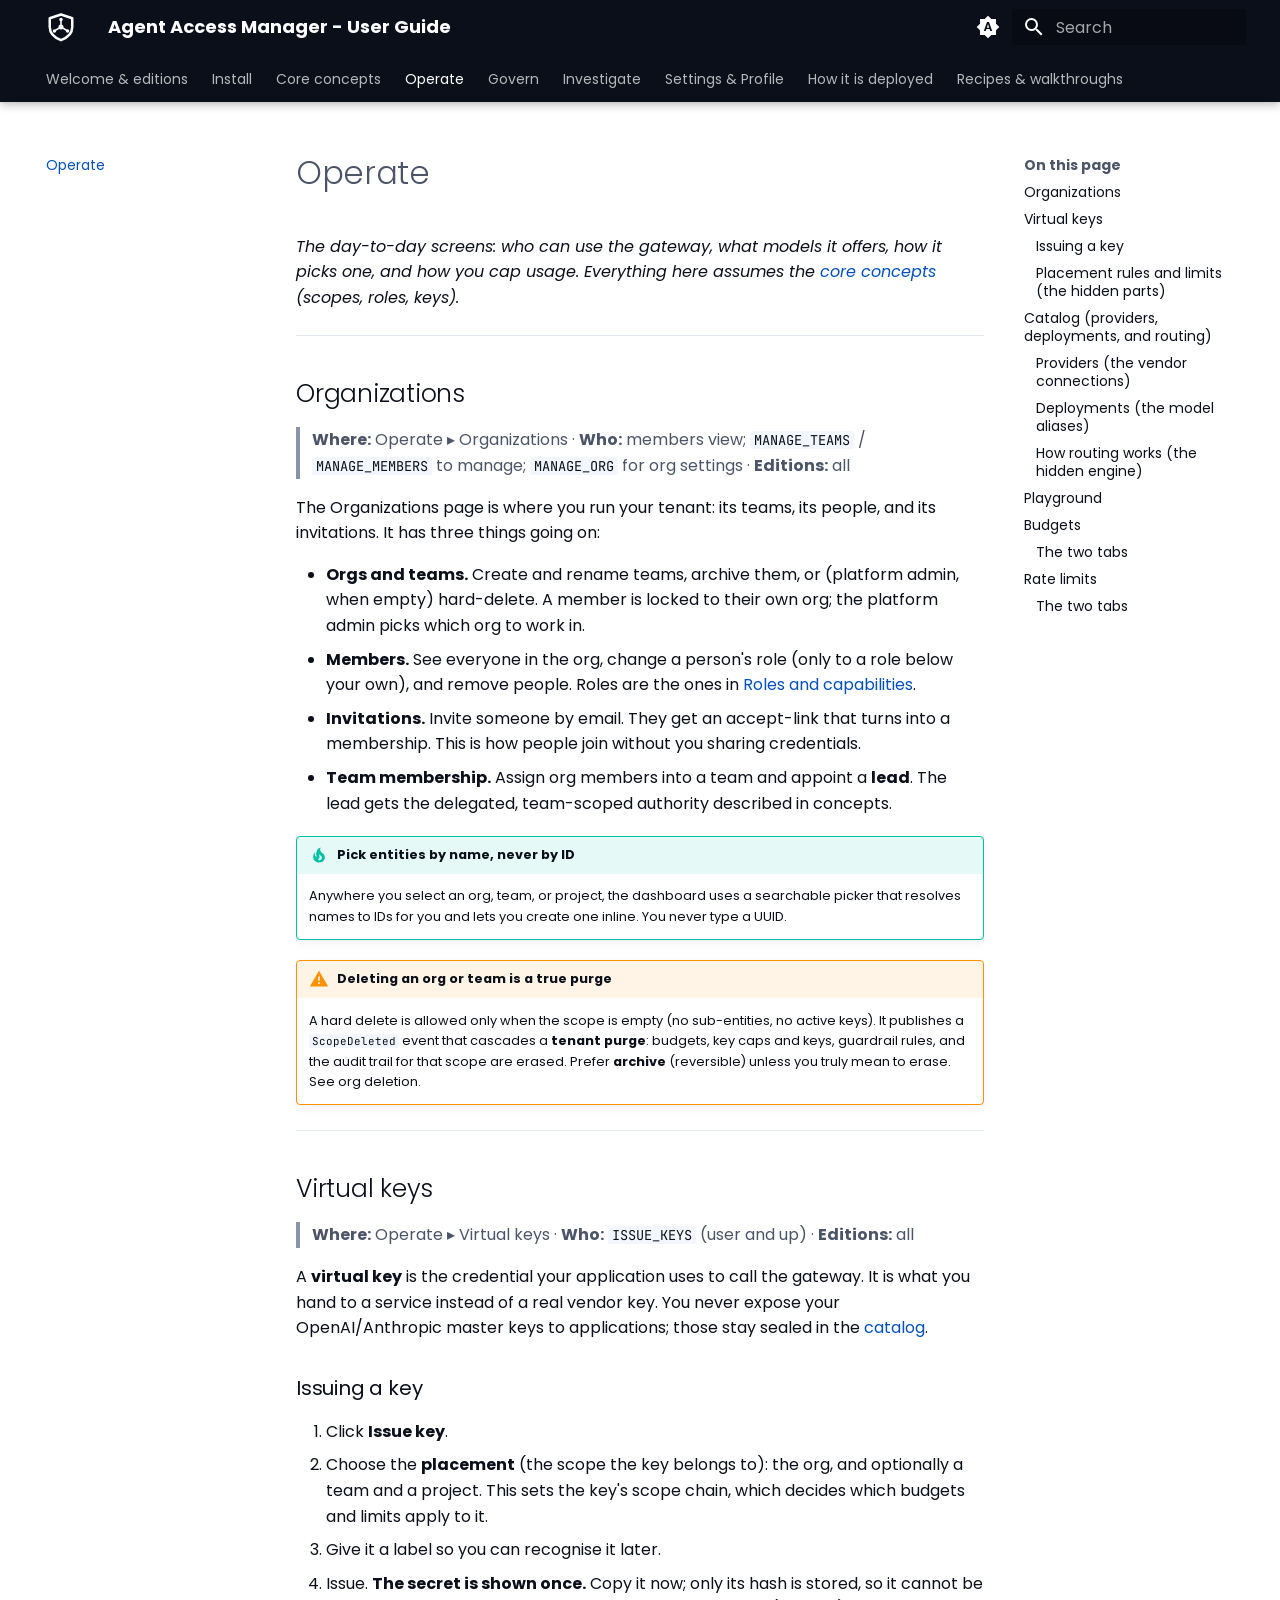
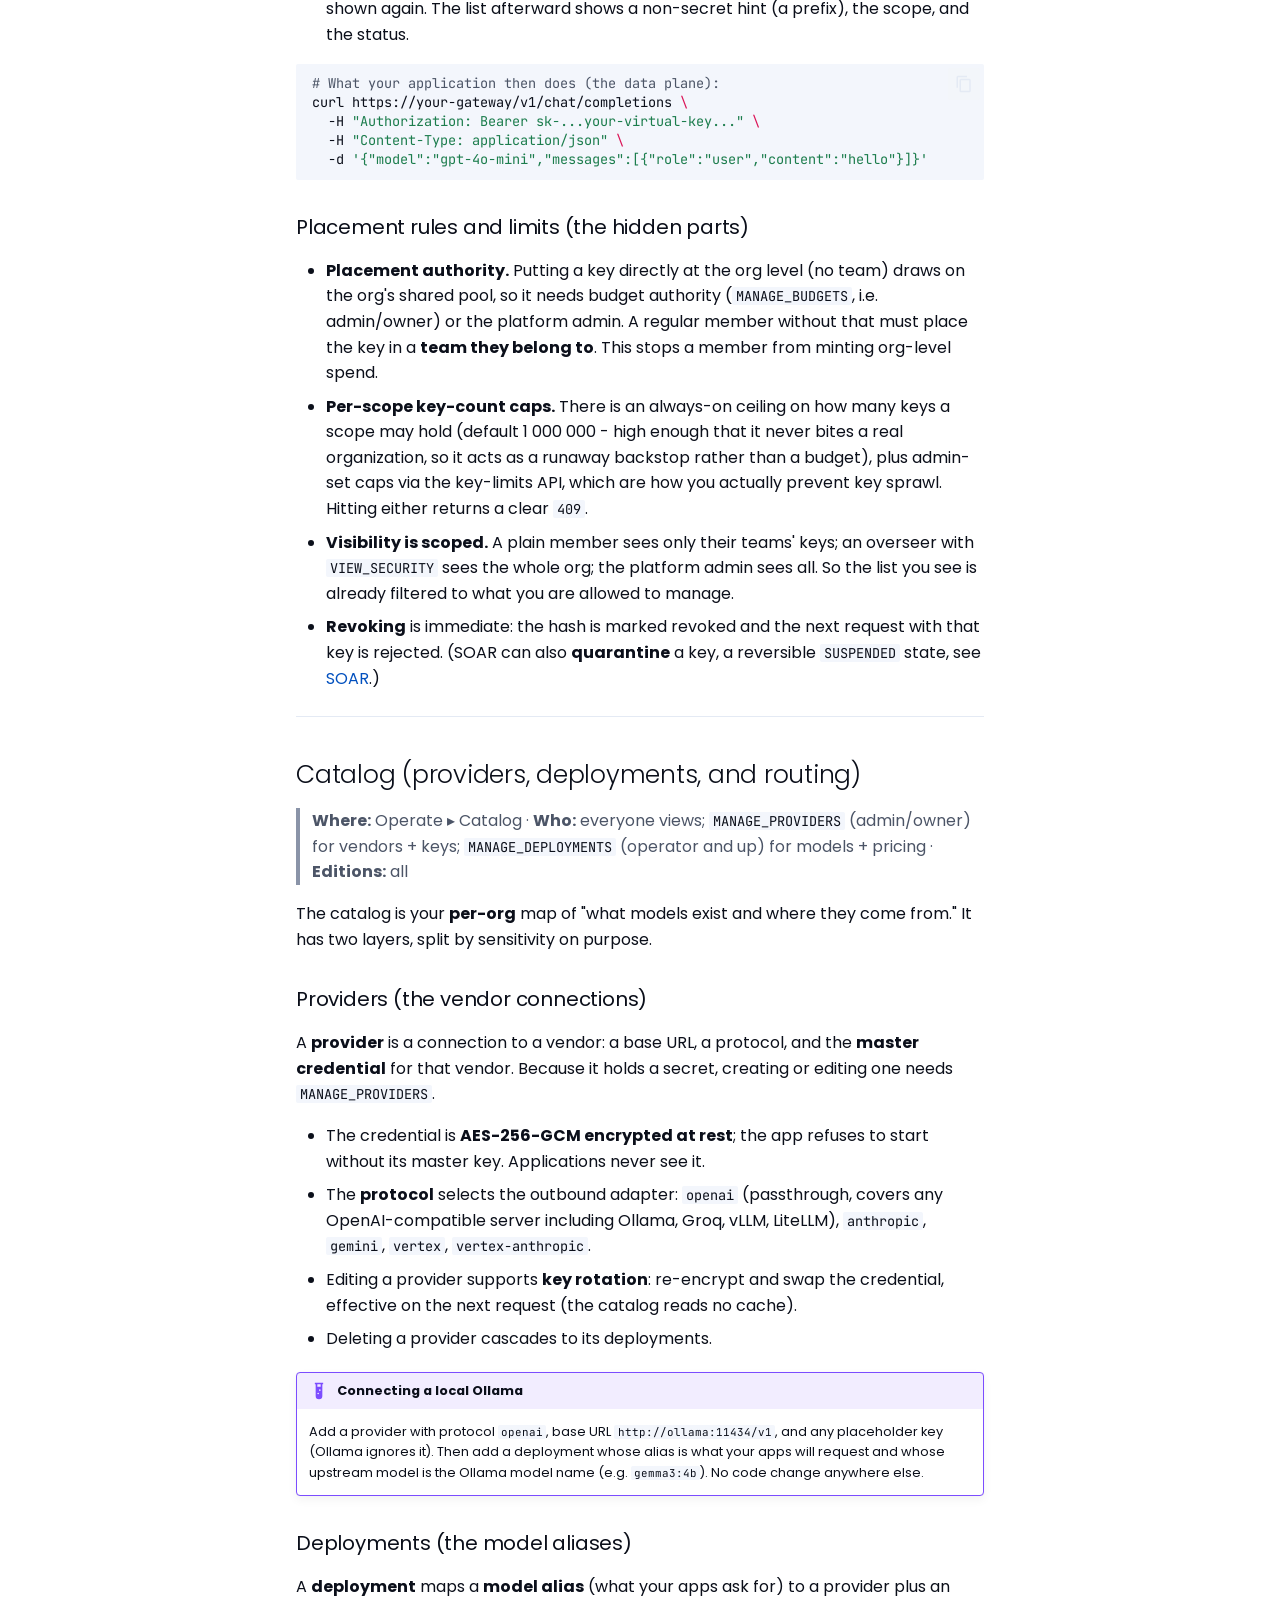
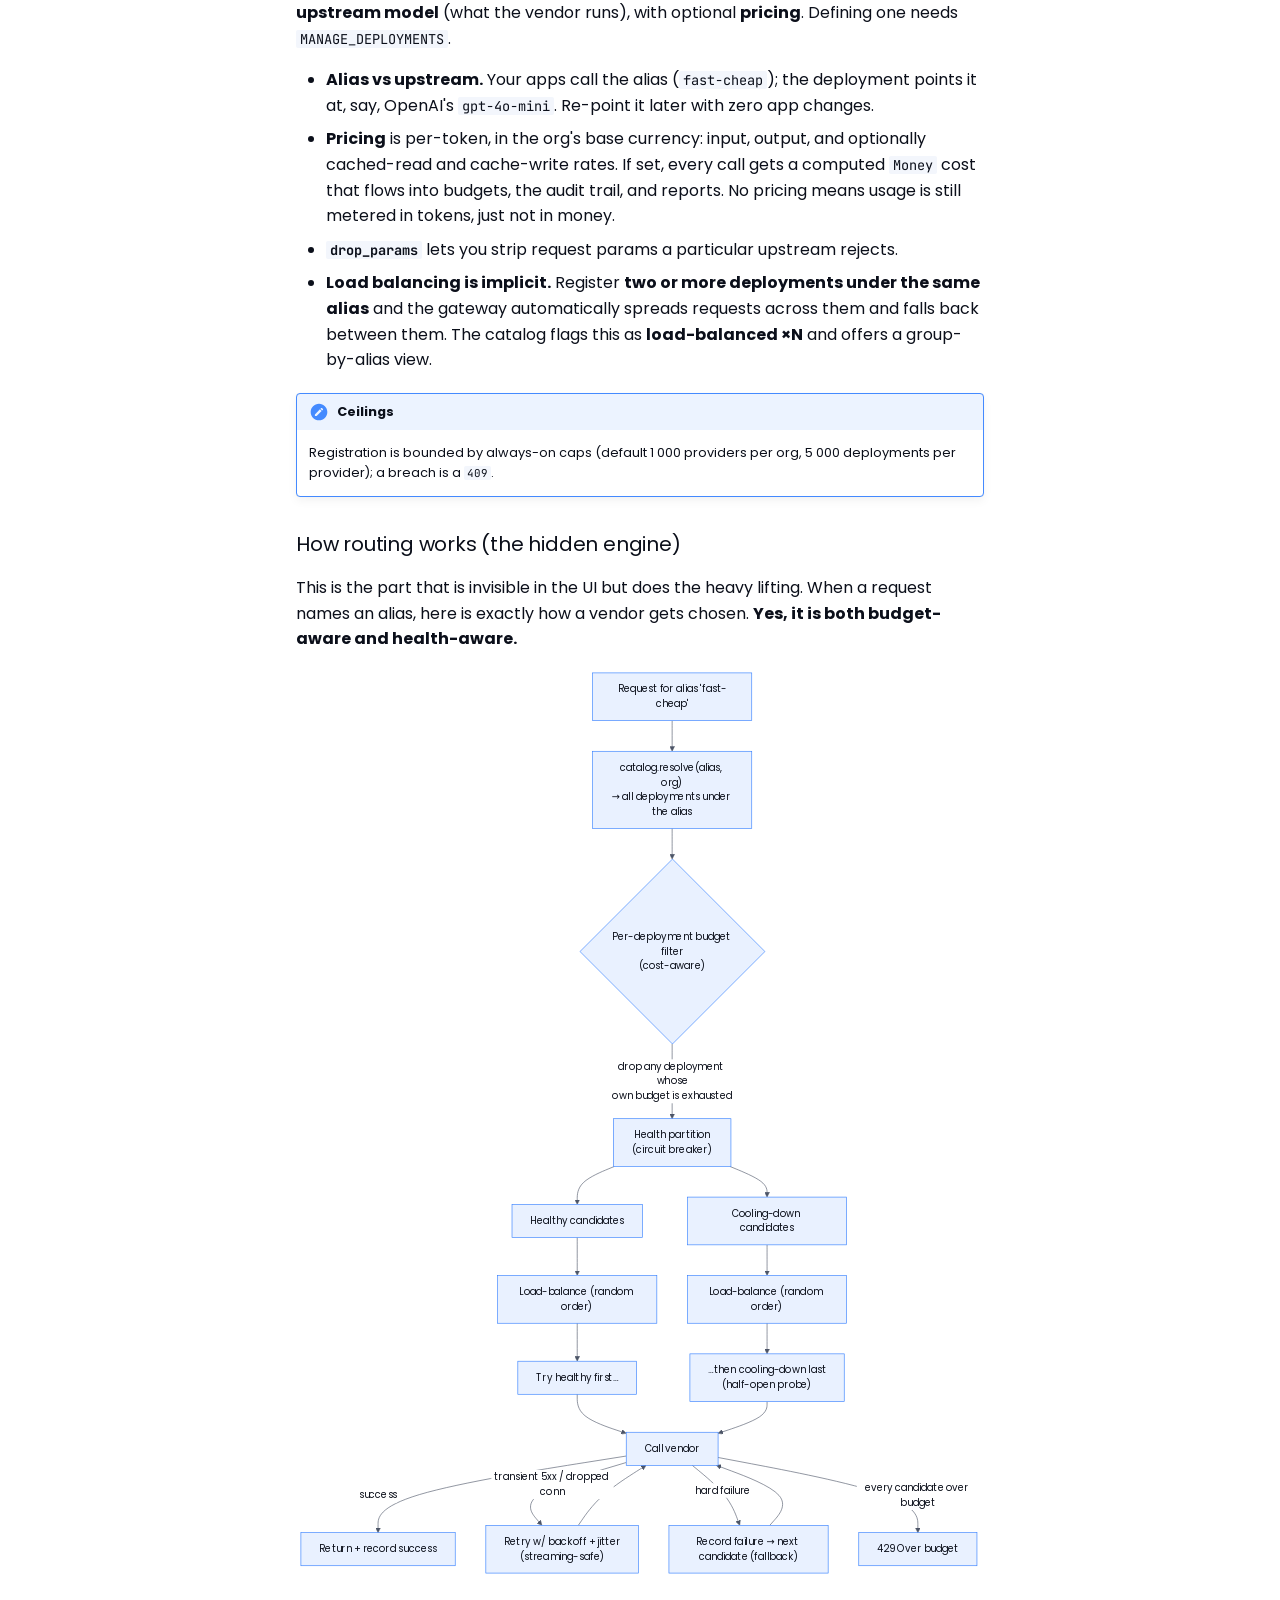
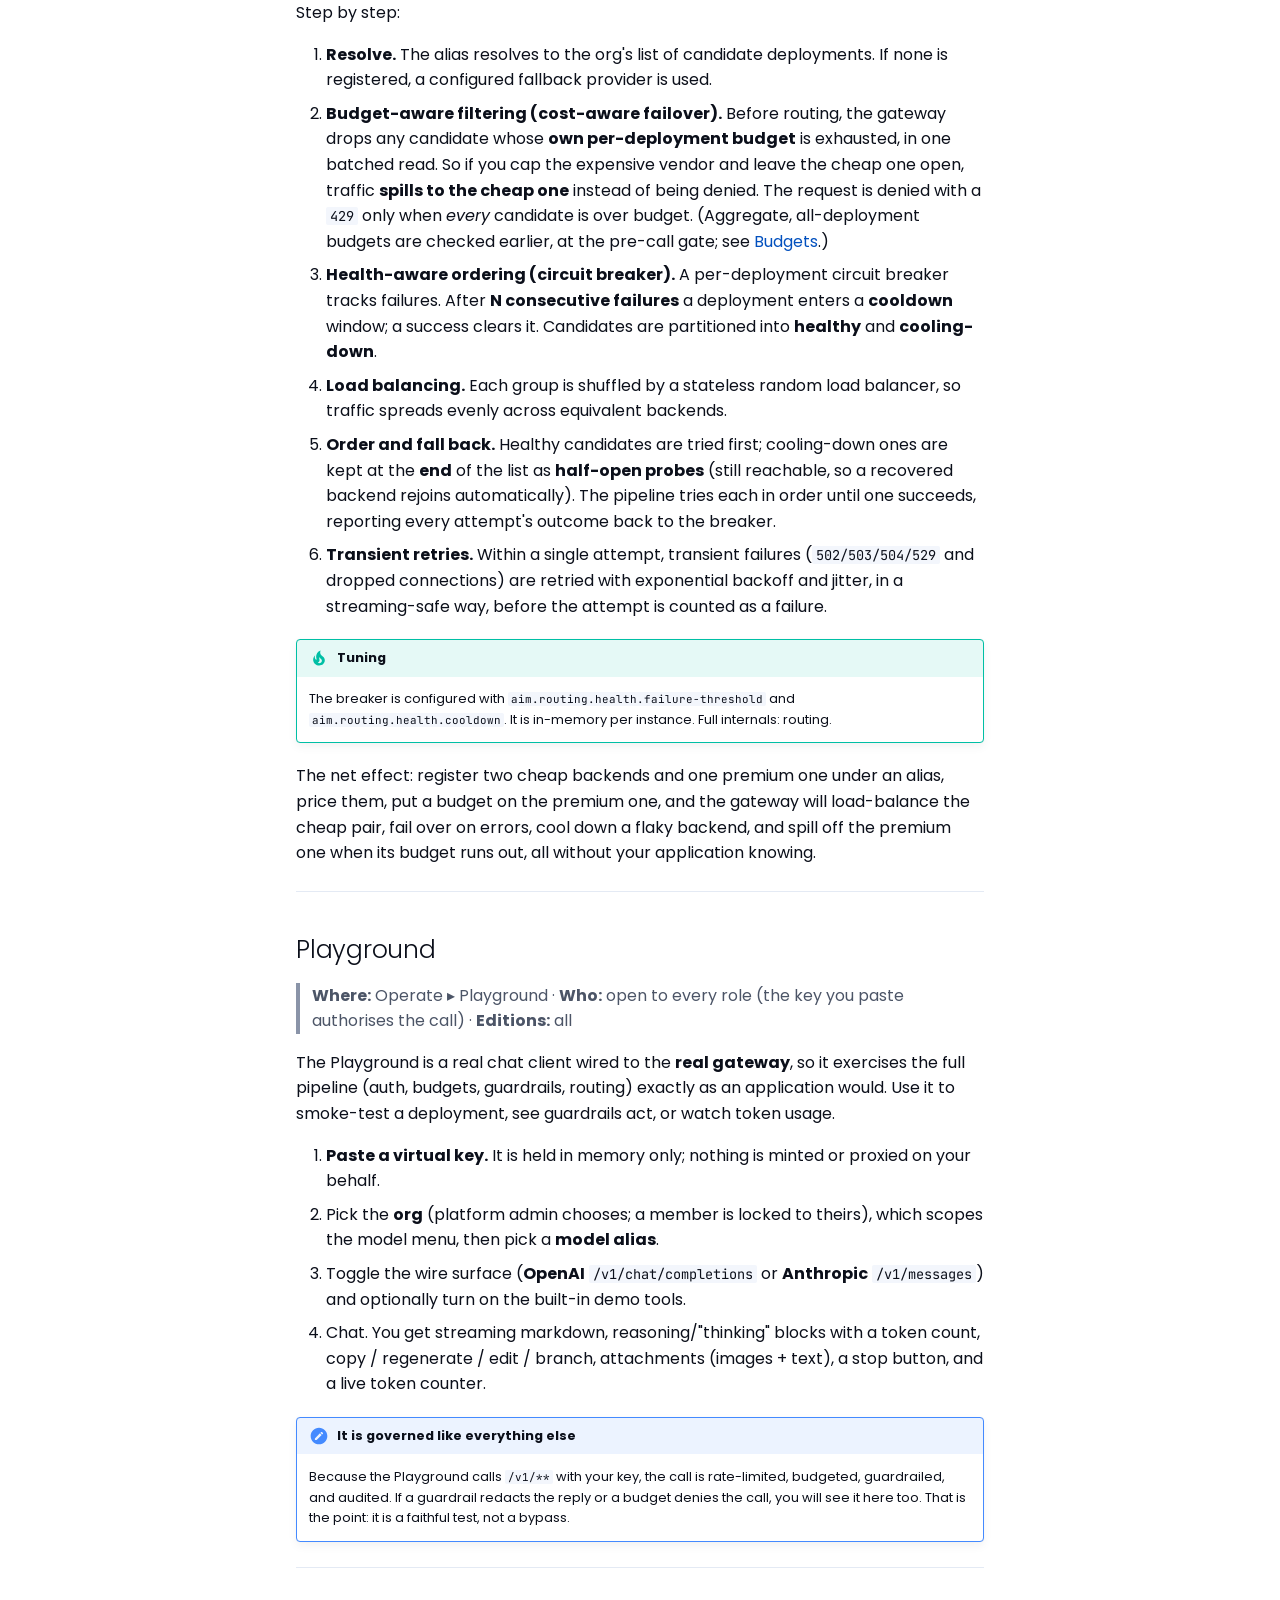
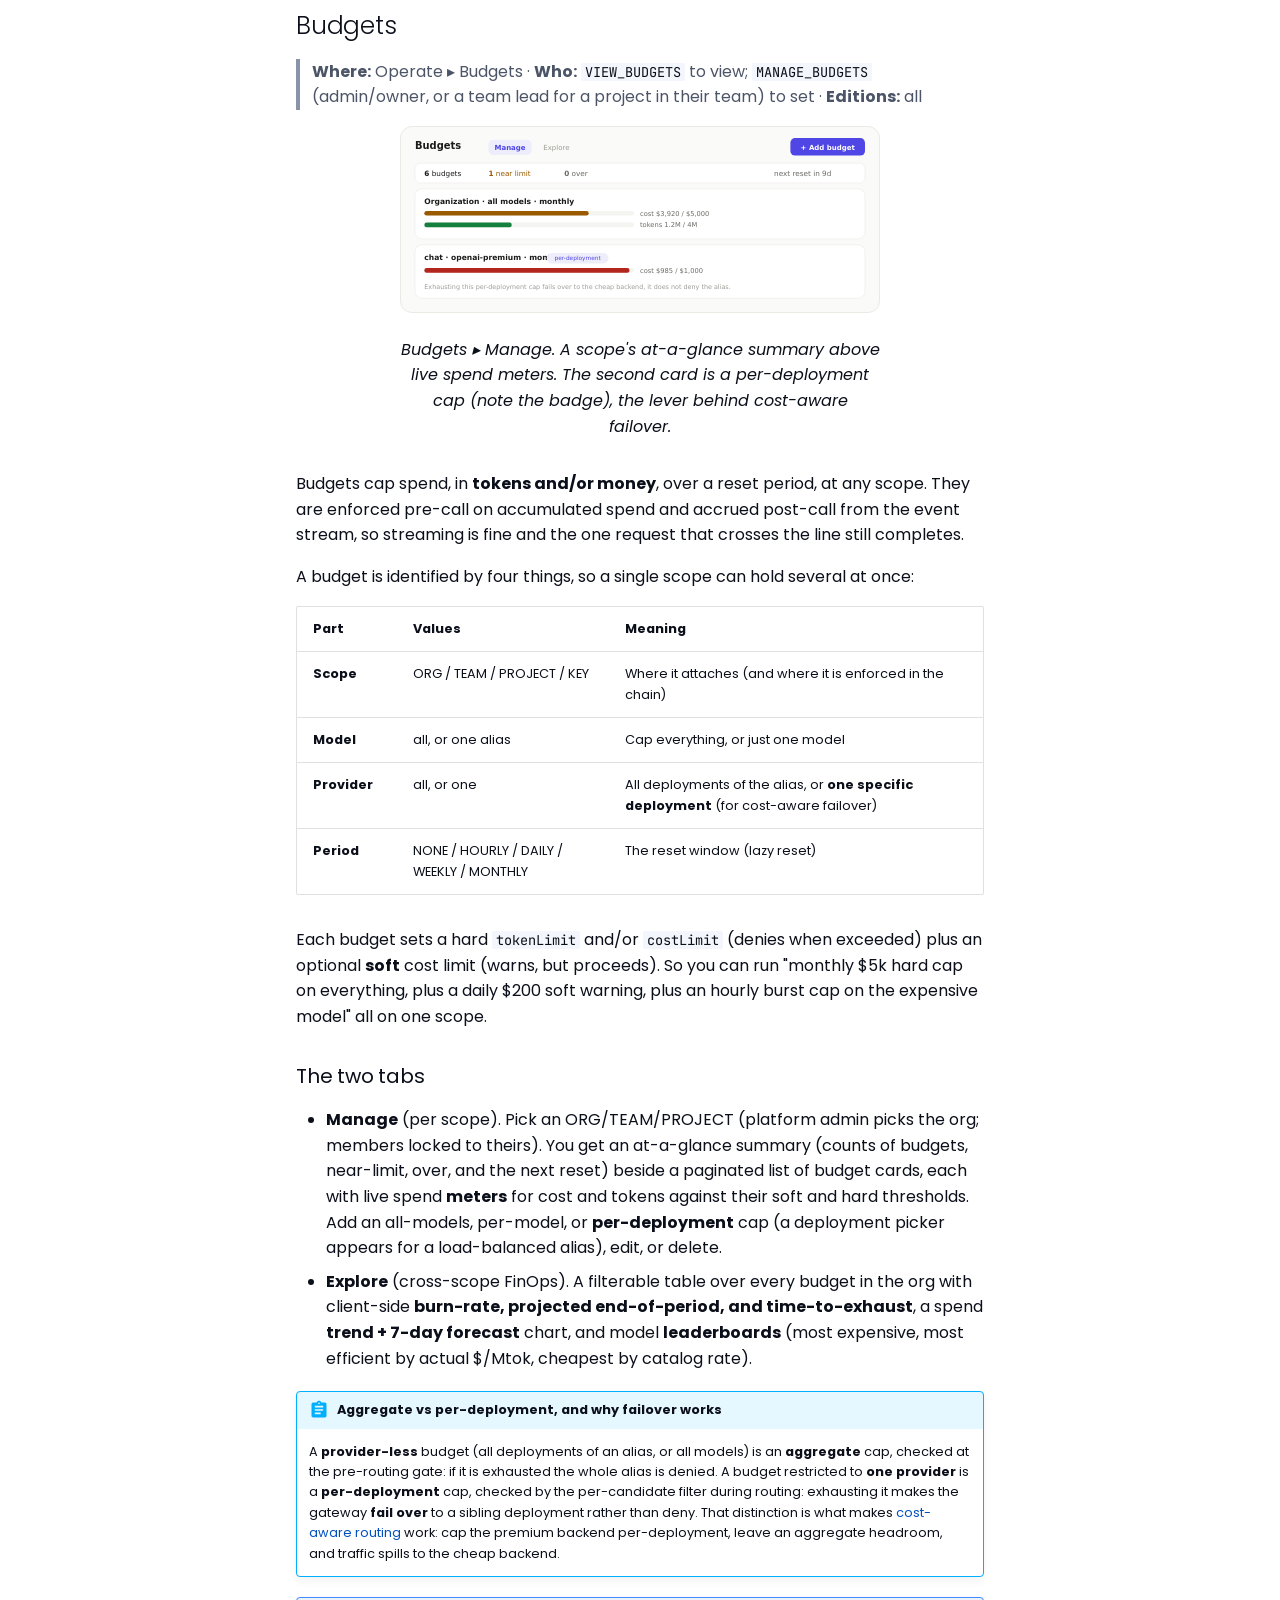
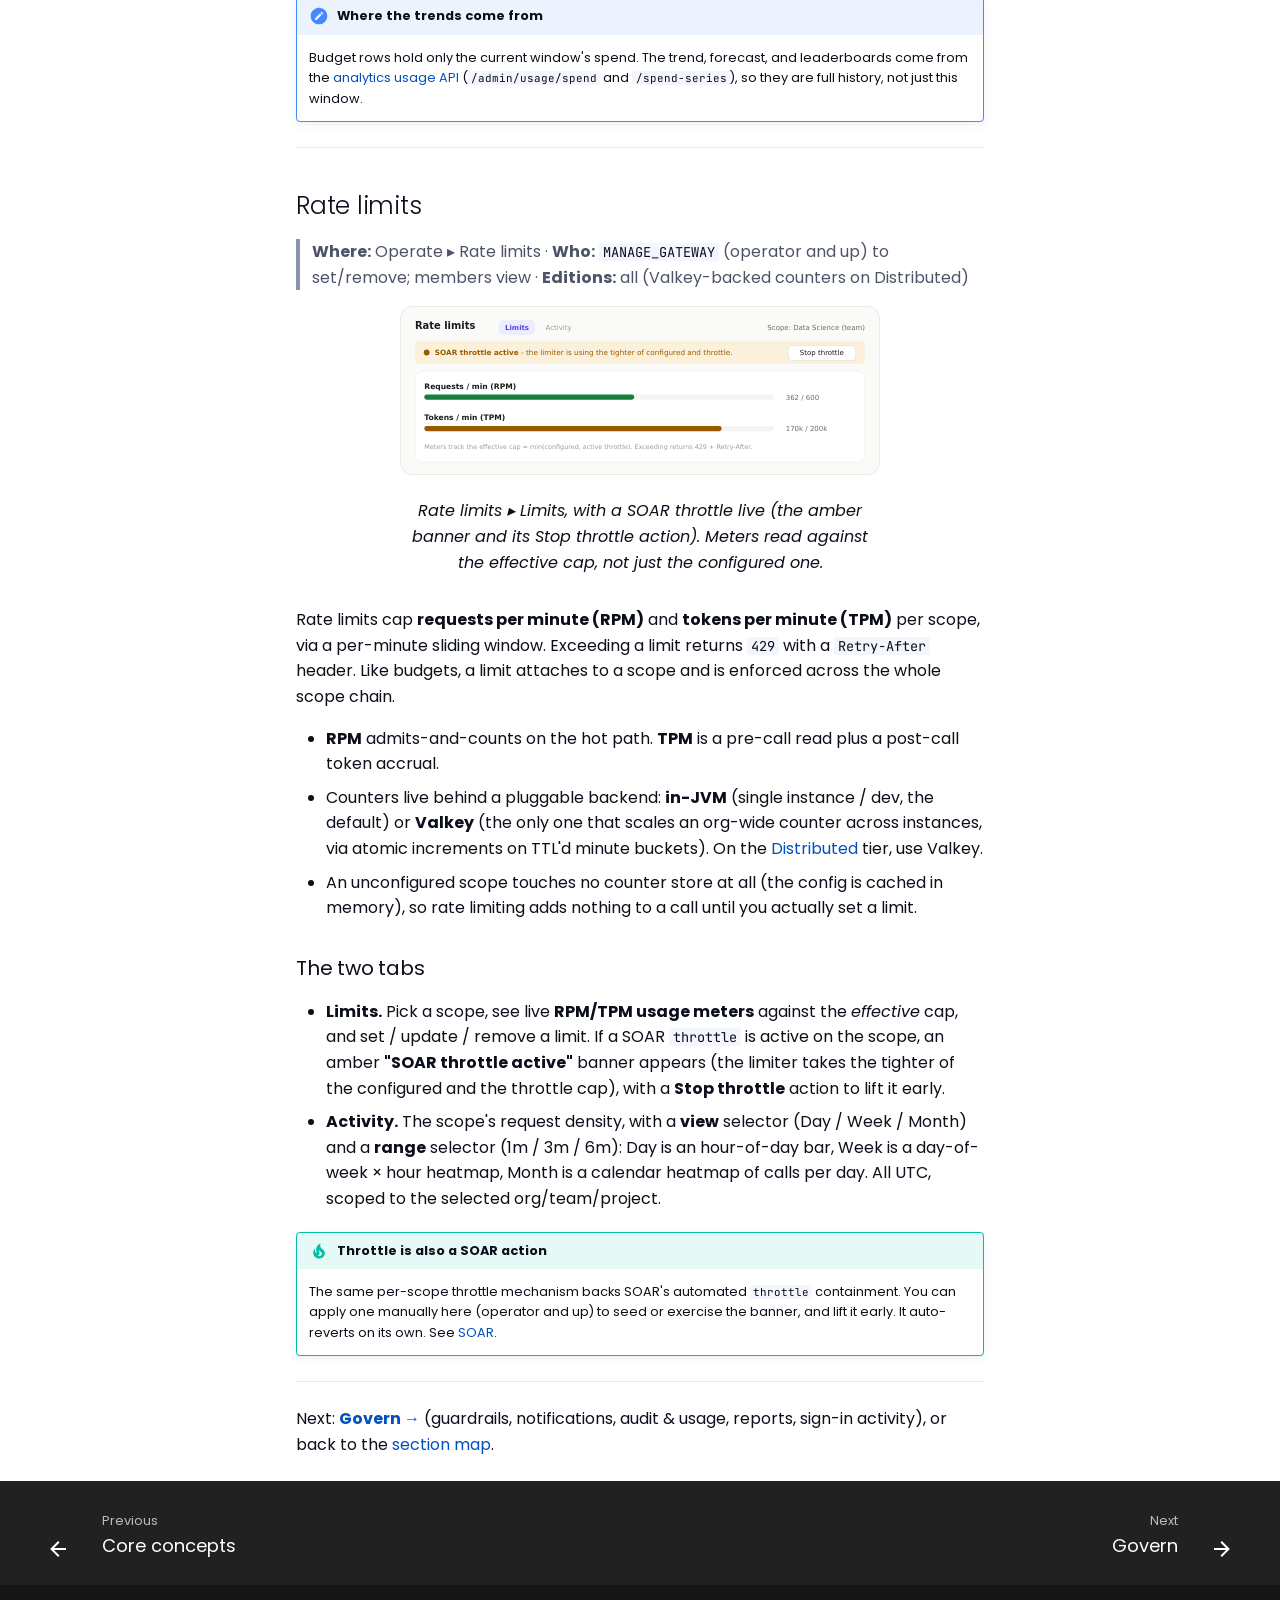
<file: operate.html>
<!doctype html>
<html lang="en" class="no-js">
  <head>
    
      <meta charset="utf-8">
      <meta name="viewport" content="width=device-width,initial-scale=1">
      
        <meta name="description" content="The Agent Access Manager operator's manual: every dashboard screen, how the gateway routes, meters, and guards, the editions, and end-to-end recipes.">
      
      
        <meta name="author" content="AethosHub">
      
      
      
        <link rel="prev" href="concepts.html">
      
      
        <link rel="next" href="govern.html">
      
      
        
      
      
      <link rel="icon" href="assets/aam-mark-blue.svg">
      <meta name="generator" content="mkdocs-1.6.1, mkdocs-material-9.7.7">
    
    
      
        <title>Operate - Agent Access Manager - User Guide</title>
      
    
    
      <link rel="stylesheet" href="assets/stylesheets/main.ec1eaa64.min.css">
      
        
        <link rel="stylesheet" href="assets/stylesheets/palette.ab4e12ef.min.css">
      
      


    
    
      
    
    
      
        
        
        <link rel="preconnect" href="https://fonts.gstatic.com" crossorigin>
        <link rel="stylesheet" href="https://fonts.googleapis.com/css?family=Poppins:300,300i,400,400i,700,700i%7CJetBrains+Mono:400,400i,700,700i&display=fallback">
        <style>:root{--md-text-font:"Poppins";--md-code-font:"JetBrains Mono"}</style>
      
    
    
      <link rel="stylesheet" href="stylesheets/extra.css">
    
    <script>__md_scope=new URL(".",location),__md_hash=e=>[...e].reduce(((e,_)=>(e<<5)-e+_.charCodeAt(0)),0),__md_get=(e,_=localStorage,t=__md_scope)=>JSON.parse(_.getItem(t.pathname+"."+e)),__md_set=(e,_,t=localStorage,a=__md_scope)=>{try{t.setItem(a.pathname+"."+e,JSON.stringify(_))}catch(e){}}</script>
    
      

    
    
  </head>
  
  
    
    
      
    
    
    
    
    <body dir="ltr" data-md-color-scheme="default" data-md-color-primary="indigo" data-md-color-accent="indigo">
  
    
    <input class="md-toggle" data-md-toggle="drawer" type="checkbox" id="__drawer" autocomplete="off">
    <input class="md-toggle" data-md-toggle="search" type="checkbox" id="__search" autocomplete="off">
    <label class="md-overlay" for="__drawer"></label>
    <div data-md-component="skip">
      
        
        <a href="#operate" class="md-skip">
          Skip to content
        </a>
      
    </div>
    <div data-md-component="announce">
      
    </div>
    
    
      

  

<header class="md-header md-header--shadow md-header--lifted" data-md-component="header">
  <nav class="md-header__inner md-grid" aria-label="Header">
    <a href="index.html" title="Agent Access Manager - User Guide" class="md-header__button md-logo" aria-label="Agent Access Manager - User Guide" data-md-component="logo">
      
  <img src="assets/aam-mark-white.svg" alt="logo">

    </a>
    <label class="md-header__button md-icon" for="__drawer">
      
      <svg xmlns="http://www.w3.org/2000/svg" viewBox="0 0 24 24"><path d="M3 6h18v2H3zm0 5h18v2H3zm0 5h18v2H3z"/></svg>
    </label>
    <div class="md-header__title" data-md-component="header-title">
      <div class="md-header__ellipsis">
        <div class="md-header__topic">
          <span class="md-ellipsis">
            Agent Access Manager - User Guide
          </span>
        </div>
        <div class="md-header__topic" data-md-component="header-topic">
          <span class="md-ellipsis">
            
              Operate
            
          </span>
        </div>
      </div>
    </div>
    
      
        <form class="md-header__option" data-md-component="palette">
  
    
    
    
    <input class="md-option" data-md-color-media="(prefers-color-scheme)" data-md-color-scheme="default" data-md-color-primary="indigo" data-md-color-accent="indigo"  aria-label="Follow system theme"  type="radio" name="__palette" id="__palette_0">
    
      <label class="md-header__button md-icon" title="Follow system theme" for="__palette_1" hidden>
        <svg xmlns="http://www.w3.org/2000/svg" viewBox="0 0 24 24"><path d="m14.3 16-.7-2h-3.2l-.7 2H7.8L11 7h2l3.2 9zM20 8.69V4h-4.69L12 .69 8.69 4H4v4.69L.69 12 4 15.31V20h4.69L12 23.31 15.31 20H20v-4.69L23.31 12zm-9.15 3.96h2.3L12 9z"/></svg>
      </label>
    
  
    
    
    
    <input class="md-option" data-md-color-media="(prefers-color-scheme: light)" data-md-color-scheme="default" data-md-color-primary="custom" data-md-color-accent="custom"  aria-label="Switch to dark mode"  type="radio" name="__palette" id="__palette_1">
    
      <label class="md-header__button md-icon" title="Switch to dark mode" for="__palette_2" hidden>
        <svg xmlns="http://www.w3.org/2000/svg" viewBox="0 0 24 24"><path d="M12 8a4 4 0 0 0-4 4 4 4 0 0 0 4 4 4 4 0 0 0 4-4 4 4 0 0 0-4-4m0 10a6 6 0 0 1-6-6 6 6 0 0 1 6-6 6 6 0 0 1 6 6 6 6 0 0 1-6 6m8-9.31V4h-4.69L12 .69 8.69 4H4v4.69L.69 12 4 15.31V20h4.69L12 23.31 15.31 20H20v-4.69L23.31 12z"/></svg>
      </label>
    
  
    
    
    
    <input class="md-option" data-md-color-media="(prefers-color-scheme: dark)" data-md-color-scheme="slate" data-md-color-primary="custom" data-md-color-accent="custom"  aria-label="Switch to light mode"  type="radio" name="__palette" id="__palette_2">
    
      <label class="md-header__button md-icon" title="Switch to light mode" for="__palette_0" hidden>
        <svg xmlns="http://www.w3.org/2000/svg" viewBox="0 0 24 24"><path d="M12 18c-.89 0-1.74-.2-2.5-.55C11.56 16.5 13 14.42 13 12s-1.44-4.5-3.5-5.45C10.26 6.2 11.11 6 12 6a6 6 0 0 1 6 6 6 6 0 0 1-6 6m8-9.31V4h-4.69L12 .69 8.69 4H4v4.69L.69 12 4 15.31V20h4.69L12 23.31 15.31 20H20v-4.69L23.31 12z"/></svg>
      </label>
    
  
</form>
      
    
    
      <script>var palette=__md_get("__palette");if(palette&&palette.color){if("(prefers-color-scheme)"===palette.color.media){var media=matchMedia("(prefers-color-scheme: light)"),input=document.querySelector(media.matches?"[data-md-color-media='(prefers-color-scheme: light)']":"[data-md-color-media='(prefers-color-scheme: dark)']");palette.color.media=input.getAttribute("data-md-color-media"),palette.color.scheme=input.getAttribute("data-md-color-scheme"),palette.color.primary=input.getAttribute("data-md-color-primary"),palette.color.accent=input.getAttribute("data-md-color-accent")}for(var[key,value]of Object.entries(palette.color))document.body.setAttribute("data-md-color-"+key,value)}</script>
    
    
    
      
      
        <label class="md-header__button md-icon" for="__search">
          
          <svg xmlns="http://www.w3.org/2000/svg" viewBox="0 0 24 24"><path d="M9.5 3A6.5 6.5 0 0 1 16 9.5c0 1.61-.59 3.09-1.56 4.23l.27.27h.79l5 5-1.5 1.5-5-5v-.79l-.27-.27A6.52 6.52 0 0 1 9.5 16 6.5 6.5 0 0 1 3 9.5 6.5 6.5 0 0 1 9.5 3m0 2C7 5 5 7 5 9.5S7 14 9.5 14 14 12 14 9.5 12 5 9.5 5"/></svg>
        </label>
        <div class="md-search" data-md-component="search" role="dialog">
  <label class="md-search__overlay" for="__search"></label>
  <div class="md-search__inner" role="search">
    <form class="md-search__form" name="search">
      <input type="text" class="md-search__input" name="query" aria-label="Search" placeholder="Search" autocapitalize="off" autocorrect="off" autocomplete="off" spellcheck="false" data-md-component="search-query" required>
      <label class="md-search__icon md-icon" for="__search">
        
        <svg xmlns="http://www.w3.org/2000/svg" viewBox="0 0 24 24"><path d="M9.5 3A6.5 6.5 0 0 1 16 9.5c0 1.61-.59 3.09-1.56 4.23l.27.27h.79l5 5-1.5 1.5-5-5v-.79l-.27-.27A6.52 6.52 0 0 1 9.5 16 6.5 6.5 0 0 1 3 9.5 6.5 6.5 0 0 1 9.5 3m0 2C7 5 5 7 5 9.5S7 14 9.5 14 14 12 14 9.5 12 5 9.5 5"/></svg>
        
        <svg xmlns="http://www.w3.org/2000/svg" viewBox="0 0 24 24"><path d="M20 11v2H8l5.5 5.5-1.42 1.42L4.16 12l7.92-7.92L13.5 5.5 8 11z"/></svg>
      </label>
      <nav class="md-search__options" aria-label="Search">
        
          <a href="javascript:void(0)" class="md-search__icon md-icon" title="Share" aria-label="Share" data-clipboard data-clipboard-text="" data-md-component="search-share" tabindex="-1">
            
            <svg xmlns="http://www.w3.org/2000/svg" viewBox="0 0 24 24"><path d="M18 16.08c-.76 0-1.44.3-1.96.77L8.91 12.7c.05-.23.09-.46.09-.7s-.04-.47-.09-.7l7.05-4.11c.54.5 1.25.81 2.04.81a3 3 0 0 0 3-3 3 3 0 0 0-3-3 3 3 0 0 0-3 3c0 .24.04.47.09.7L8.04 9.81C7.5 9.31 6.79 9 6 9a3 3 0 0 0-3 3 3 3 0 0 0 3 3c.79 0 1.5-.31 2.04-.81l7.12 4.15c-.05.21-.08.43-.08.66 0 1.61 1.31 2.91 2.92 2.91s2.92-1.3 2.92-2.91A2.92 2.92 0 0 0 18 16.08"/></svg>
          </a>
        
        <button type="reset" class="md-search__icon md-icon" title="Clear" aria-label="Clear" tabindex="-1">
          
          <svg xmlns="http://www.w3.org/2000/svg" viewBox="0 0 24 24"><path d="M19 6.41 17.59 5 12 10.59 6.41 5 5 6.41 10.59 12 5 17.59 6.41 19 12 13.41 17.59 19 19 17.59 13.41 12z"/></svg>
        </button>
      </nav>
      
        <div class="md-search__suggest" data-md-component="search-suggest"></div>
      
    </form>
    <div class="md-search__output">
      <div class="md-search__scrollwrap" tabindex="0" data-md-scrollfix>
        <div class="md-search-result" data-md-component="search-result">
          <div class="md-search-result__meta">
            Initializing search
          </div>
          <ol class="md-search-result__list" role="presentation"></ol>
        </div>
      </div>
    </div>
  </div>
</div>
      
    
    
  </nav>
  
    
      
<nav class="md-tabs" aria-label="Tabs" data-md-component="tabs">
  <div class="md-grid">
    <ul class="md-tabs__list">
      
        
  
  
  
  
    <li class="md-tabs__item">
      <a href="index.html" class="md-tabs__link">
        
  
  
    
  
  Welcome & editions

      </a>
    </li>
  

      
        
  
  
  
  
    <li class="md-tabs__item">
      <a href="install.html" class="md-tabs__link">
        
  
  
    
  
  Install

      </a>
    </li>
  

      
        
  
  
  
  
    <li class="md-tabs__item">
      <a href="concepts.html" class="md-tabs__link">
        
  
  
    
  
  Core concepts

      </a>
    </li>
  

      
        
  
  
  
    
  
  
    <li class="md-tabs__item md-tabs__item--active">
      <a href="operate.html" class="md-tabs__link">
        
  
  
    
  
  Operate

      </a>
    </li>
  

      
        
  
  
  
  
    <li class="md-tabs__item">
      <a href="govern.html" class="md-tabs__link">
        
  
  
    
  
  Govern

      </a>
    </li>
  

      
        
  
  
  
  
    <li class="md-tabs__item">
      <a href="investigate.html" class="md-tabs__link">
        
  
  
    
  
  Investigate

      </a>
    </li>
  

      
        
  
  
  
  
    <li class="md-tabs__item">
      <a href="account.html" class="md-tabs__link">
        
  
  
    
  
  Settings & Profile

      </a>
    </li>
  

      
        
  
  
  
  
    <li class="md-tabs__item">
      <a href="deployment.html" class="md-tabs__link">
        
  
  
    
  
  How it is deployed

      </a>
    </li>
  

      
        
  
  
  
  
    <li class="md-tabs__item">
      <a href="recipes.html" class="md-tabs__link">
        
  
  
    
  
  Recipes & walkthroughs

      </a>
    </li>
  

      
    </ul>
  </div>
</nav>
    
  
</header>
    
    <div class="md-container" data-md-component="container">
      
      
        
      
      <main class="md-main" data-md-component="main">
        <div class="md-main__inner md-grid">
          
            
              
              <div class="md-sidebar md-sidebar--primary" data-md-component="sidebar" data-md-type="navigation" >
                <div class="md-sidebar__scrollwrap">
                  <div class="md-sidebar__inner">
                    


  


<nav class="md-nav md-nav--primary md-nav--lifted" aria-label="Navigation" data-md-level="0">
  <label class="md-nav__title" for="__drawer">
    <a href="index.html" title="Agent Access Manager - User Guide" class="md-nav__button md-logo" aria-label="Agent Access Manager - User Guide" data-md-component="logo">
      
  <img src="assets/aam-mark-white.svg" alt="logo">

    </a>
    Agent Access Manager - User Guide
  </label>
  
  <ul class="md-nav__list" data-md-scrollfix>
    
      
      
  
  
  
  
    <li class="md-nav__item">
      <a href="index.html" class="md-nav__link">
        
  
  
  <span class="md-ellipsis">
    
  
    Welcome & editions
  

    
  </span>
  
  

      </a>
    </li>
  

    
      
      
  
  
  
  
    <li class="md-nav__item">
      <a href="install.html" class="md-nav__link">
        
  
  
  <span class="md-ellipsis">
    
  
    Install
  

    
  </span>
  
  

      </a>
    </li>
  

    
      
      
  
  
  
  
    <li class="md-nav__item">
      <a href="concepts.html" class="md-nav__link">
        
  
  
  <span class="md-ellipsis">
    
  
    Core concepts
  

    
  </span>
  
  

      </a>
    </li>
  

    
      
      
  
  
    
  
  
  
    <li class="md-nav__item md-nav__item--active">
      
      <input class="md-nav__toggle md-toggle" type="checkbox" id="__toc">
      
      
        
      
      
        <label class="md-nav__link md-nav__link--active" for="__toc">
          
  
  
  <span class="md-ellipsis">
    
  
    Operate
  

    
  </span>
  
  

          <span class="md-nav__icon md-icon"></span>
        </label>
      
      <a href="operate.html" class="md-nav__link md-nav__link--active">
        
  
  
  <span class="md-ellipsis">
    
  
    Operate
  

    
  </span>
  
  

      </a>
      
        

  

<nav class="md-nav md-nav--secondary" aria-label="On this page">
  
  
  
    
  
  
    <label class="md-nav__title" for="__toc">
      <span class="md-nav__icon md-icon"></span>
      On this page
    </label>
    <ul class="md-nav__list" data-md-component="toc" data-md-scrollfix>
      
        <li class="md-nav__item">
  <a href="#organizations" class="md-nav__link">
    <span class="md-ellipsis">
      
        Organizations
      
    </span>
  </a>
  
</li>
      
        <li class="md-nav__item">
  <a href="#virtual-keys" class="md-nav__link">
    <span class="md-ellipsis">
      
        Virtual keys
      
    </span>
  </a>
  
    <nav class="md-nav" aria-label="Virtual keys">
      <ul class="md-nav__list">
        
          <li class="md-nav__item">
  <a href="#issuing-a-key" class="md-nav__link">
    <span class="md-ellipsis">
      
        Issuing a key
      
    </span>
  </a>
  
</li>
        
          <li class="md-nav__item">
  <a href="#placement-rules-and-limits-the-hidden-parts" class="md-nav__link">
    <span class="md-ellipsis">
      
        Placement rules and limits (the hidden parts)
      
    </span>
  </a>
  
</li>
        
      </ul>
    </nav>
  
</li>
      
        <li class="md-nav__item">
  <a href="#catalog-providers-deployments-and-routing" class="md-nav__link">
    <span class="md-ellipsis">
      
        Catalog (providers, deployments, and routing)
      
    </span>
  </a>
  
    <nav class="md-nav" aria-label="Catalog (providers, deployments, and routing)">
      <ul class="md-nav__list">
        
          <li class="md-nav__item">
  <a href="#providers-the-vendor-connections" class="md-nav__link">
    <span class="md-ellipsis">
      
        Providers (the vendor connections)
      
    </span>
  </a>
  
</li>
        
          <li class="md-nav__item">
  <a href="#deployments-the-model-aliases" class="md-nav__link">
    <span class="md-ellipsis">
      
        Deployments (the model aliases)
      
    </span>
  </a>
  
</li>
        
          <li class="md-nav__item">
  <a href="#how-routing-works-the-hidden-engine" class="md-nav__link">
    <span class="md-ellipsis">
      
        How routing works (the hidden engine)
      
    </span>
  </a>
  
</li>
        
      </ul>
    </nav>
  
</li>
      
        <li class="md-nav__item">
  <a href="#playground" class="md-nav__link">
    <span class="md-ellipsis">
      
        Playground
      
    </span>
  </a>
  
</li>
      
        <li class="md-nav__item">
  <a href="#budgets" class="md-nav__link">
    <span class="md-ellipsis">
      
        Budgets
      
    </span>
  </a>
  
    <nav class="md-nav" aria-label="Budgets">
      <ul class="md-nav__list">
        
          <li class="md-nav__item">
  <a href="#the-two-tabs" class="md-nav__link">
    <span class="md-ellipsis">
      
        The two tabs
      
    </span>
  </a>
  
</li>
        
      </ul>
    </nav>
  
</li>
      
        <li class="md-nav__item">
  <a href="#rate-limits" class="md-nav__link">
    <span class="md-ellipsis">
      
        Rate limits
      
    </span>
  </a>
  
    <nav class="md-nav" aria-label="Rate limits">
      <ul class="md-nav__list">
        
          <li class="md-nav__item">
  <a href="#the-two-tabs_1" class="md-nav__link">
    <span class="md-ellipsis">
      
        The two tabs
      
    </span>
  </a>
  
</li>
        
      </ul>
    </nav>
  
</li>
      
    </ul>
  
</nav>
      
    </li>
  

    
      
      
  
  
  
  
    <li class="md-nav__item">
      <a href="govern.html" class="md-nav__link">
        
  
  
  <span class="md-ellipsis">
    
  
    Govern
  

    
  </span>
  
  

      </a>
    </li>
  

    
      
      
  
  
  
  
    <li class="md-nav__item">
      <a href="investigate.html" class="md-nav__link">
        
  
  
  <span class="md-ellipsis">
    
  
    Investigate
  

    
  </span>
  
  

      </a>
    </li>
  

    
      
      
  
  
  
  
    <li class="md-nav__item">
      <a href="account.html" class="md-nav__link">
        
  
  
  <span class="md-ellipsis">
    
  
    Settings & Profile
  

    
  </span>
  
  

      </a>
    </li>
  

    
      
      
  
  
  
  
    <li class="md-nav__item">
      <a href="deployment.html" class="md-nav__link">
        
  
  
  <span class="md-ellipsis">
    
  
    How it is deployed
  

    
  </span>
  
  

      </a>
    </li>
  

    
      
      
  
  
  
  
    <li class="md-nav__item">
      <a href="recipes.html" class="md-nav__link">
        
  
  
  <span class="md-ellipsis">
    
  
    Recipes & walkthroughs
  

    
  </span>
  
  

      </a>
    </li>
  

    
  </ul>
</nav>
                  </div>
                </div>
              </div>
            
            
              
              <div class="md-sidebar md-sidebar--secondary" data-md-component="sidebar" data-md-type="toc" >
                <div class="md-sidebar__scrollwrap">
                  <div class="md-sidebar__inner">
                    

  

<nav class="md-nav md-nav--secondary" aria-label="On this page">
  
  
  
    
  
  
    <label class="md-nav__title" for="__toc">
      <span class="md-nav__icon md-icon"></span>
      On this page
    </label>
    <ul class="md-nav__list" data-md-component="toc" data-md-scrollfix>
      
        <li class="md-nav__item">
  <a href="#organizations" class="md-nav__link">
    <span class="md-ellipsis">
      
        Organizations
      
    </span>
  </a>
  
</li>
      
        <li class="md-nav__item">
  <a href="#virtual-keys" class="md-nav__link">
    <span class="md-ellipsis">
      
        Virtual keys
      
    </span>
  </a>
  
    <nav class="md-nav" aria-label="Virtual keys">
      <ul class="md-nav__list">
        
          <li class="md-nav__item">
  <a href="#issuing-a-key" class="md-nav__link">
    <span class="md-ellipsis">
      
        Issuing a key
      
    </span>
  </a>
  
</li>
        
          <li class="md-nav__item">
  <a href="#placement-rules-and-limits-the-hidden-parts" class="md-nav__link">
    <span class="md-ellipsis">
      
        Placement rules and limits (the hidden parts)
      
    </span>
  </a>
  
</li>
        
      </ul>
    </nav>
  
</li>
      
        <li class="md-nav__item">
  <a href="#catalog-providers-deployments-and-routing" class="md-nav__link">
    <span class="md-ellipsis">
      
        Catalog (providers, deployments, and routing)
      
    </span>
  </a>
  
    <nav class="md-nav" aria-label="Catalog (providers, deployments, and routing)">
      <ul class="md-nav__list">
        
          <li class="md-nav__item">
  <a href="#providers-the-vendor-connections" class="md-nav__link">
    <span class="md-ellipsis">
      
        Providers (the vendor connections)
      
    </span>
  </a>
  
</li>
        
          <li class="md-nav__item">
  <a href="#deployments-the-model-aliases" class="md-nav__link">
    <span class="md-ellipsis">
      
        Deployments (the model aliases)
      
    </span>
  </a>
  
</li>
        
          <li class="md-nav__item">
  <a href="#how-routing-works-the-hidden-engine" class="md-nav__link">
    <span class="md-ellipsis">
      
        How routing works (the hidden engine)
      
    </span>
  </a>
  
</li>
        
      </ul>
    </nav>
  
</li>
      
        <li class="md-nav__item">
  <a href="#playground" class="md-nav__link">
    <span class="md-ellipsis">
      
        Playground
      
    </span>
  </a>
  
</li>
      
        <li class="md-nav__item">
  <a href="#budgets" class="md-nav__link">
    <span class="md-ellipsis">
      
        Budgets
      
    </span>
  </a>
  
    <nav class="md-nav" aria-label="Budgets">
      <ul class="md-nav__list">
        
          <li class="md-nav__item">
  <a href="#the-two-tabs" class="md-nav__link">
    <span class="md-ellipsis">
      
        The two tabs
      
    </span>
  </a>
  
</li>
        
      </ul>
    </nav>
  
</li>
      
        <li class="md-nav__item">
  <a href="#rate-limits" class="md-nav__link">
    <span class="md-ellipsis">
      
        Rate limits
      
    </span>
  </a>
  
    <nav class="md-nav" aria-label="Rate limits">
      <ul class="md-nav__list">
        
          <li class="md-nav__item">
  <a href="#the-two-tabs_1" class="md-nav__link">
    <span class="md-ellipsis">
      
        The two tabs
      
    </span>
  </a>
  
</li>
        
      </ul>
    </nav>
  
</li>
      
    </ul>
  
</nav>
                  </div>
                </div>
              </div>
            
          
          
            <div class="md-content" data-md-component="content">
              
              <article class="md-content__inner md-typeset">
                
                  



<h1 id="operate">Operate<a class="headerlink" href="#operate" title="Permanent link">&para;</a></h1>
<p><em>The day-to-day screens: who can use the gateway, what models it offers, how it picks one, and how you cap usage. Everything here assumes the <a href="concepts.html">core concepts</a> (scopes, roles, keys).</em></p>
<hr />
<h2 id="organizations">Organizations<a class="headerlink" href="#organizations" title="Permanent link">&para;</a></h2>
<blockquote>
<p><strong>Where:</strong> Operate ▸ Organizations · <strong>Who:</strong> members view; <code>MANAGE_TEAMS</code> / <code>MANAGE_MEMBERS</code> to manage; <code>MANAGE_ORG</code> for org settings · <strong>Editions:</strong> all</p>
</blockquote>
<p>The Organizations page is where you run your tenant: its teams, its people, and its invitations. It has three things going on:</p>
<ul>
<li><strong>Orgs and teams.</strong> Create and rename teams, archive them, or (platform admin, when empty) hard-delete. A member is locked to their own org; the platform admin picks which org to work in.</li>
<li><strong>Members.</strong> See everyone in the org, change a person's role (only to a role below your own), and remove people. Roles are the ones in <a href="concepts.html#roles-and-capabilities">Roles and capabilities</a>.</li>
<li><strong>Invitations.</strong> Invite someone by email. They get an accept-link that turns into a membership. This is how people join without you sharing credentials.</li>
<li><strong>Team membership.</strong> Assign org members into a team and appoint a <strong>lead</strong>. The lead gets the delegated, team-scoped authority described in concepts.</li>
</ul>
<div class="admonition tip">
<p class="admonition-title">Pick entities by name, never by ID</p>
<p>Anywhere you select an org, team, or project, the dashboard uses a searchable picker that resolves names to IDs for you and lets you create one inline. You never type a UUID.</p>
</div>
<div class="admonition warning">
<p class="admonition-title">Deleting an org or team is a true purge</p>
<p>A hard delete is allowed only when the scope is empty (no sub-entities, no active keys). It publishes a <code>ScopeDeleted</code> event that cascades a <strong>tenant purge</strong>: budgets, key caps and keys, guardrail rules, and the audit trail for that scope are erased. Prefer <strong>archive</strong> (reversible) unless you truly mean to erase. See org deletion.</p>
</div>
<hr />
<h2 id="virtual-keys">Virtual keys<a class="headerlink" href="#virtual-keys" title="Permanent link">&para;</a></h2>
<blockquote>
<p><strong>Where:</strong> Operate ▸ Virtual keys · <strong>Who:</strong> <code>ISSUE_KEYS</code> (user and up) · <strong>Editions:</strong> all</p>
</blockquote>
<p>A <strong>virtual key</strong> is the credential your application uses to call the gateway. It is what you hand to a service instead of a real vendor key. You never expose your OpenAI/Anthropic master keys to applications; those stay sealed in the <a href="#catalog-providers-deployments-and-routing">catalog</a>.</p>
<h3 id="issuing-a-key">Issuing a key<a class="headerlink" href="#issuing-a-key" title="Permanent link">&para;</a></h3>
<ol>
<li>Click <strong>Issue key</strong>.</li>
<li>Choose the <strong>placement</strong> (the scope the key belongs to): the org, and optionally a team and a project. This sets the key's scope chain, which decides which budgets and limits apply to it.</li>
<li>Give it a label so you can recognise it later.</li>
<li>Issue. <strong>The secret is shown once.</strong> Copy it now; only its hash is stored, so it cannot be shown again. The list afterward shows a non-secret hint (a prefix), the scope, and the status.</li>
</ol>
<div class="language-bash highlight"><pre><span></span><code><span id="__span-0-1"><a id="__codelineno-0-1" name="__codelineno-0-1" href="#__codelineno-0-1"></a><span class="c1"># What your application then does (the data plane):</span>
</span><span id="__span-0-2"><a id="__codelineno-0-2" name="__codelineno-0-2" href="#__codelineno-0-2"></a>curl<span class="w"> </span>https://your-gateway/v1/chat/completions<span class="w"> </span><span class="se">\</span>
</span><span id="__span-0-3"><a id="__codelineno-0-3" name="__codelineno-0-3" href="#__codelineno-0-3"></a><span class="w">  </span>-H<span class="w"> </span><span class="s2">"Authorization: Bearer sk-...your-virtual-key..."</span><span class="w"> </span><span class="se">\</span>
</span><span id="__span-0-4"><a id="__codelineno-0-4" name="__codelineno-0-4" href="#__codelineno-0-4"></a><span class="w">  </span>-H<span class="w"> </span><span class="s2">"Content-Type: application/json"</span><span class="w"> </span><span class="se">\</span>
</span><span id="__span-0-5"><a id="__codelineno-0-5" name="__codelineno-0-5" href="#__codelineno-0-5"></a><span class="w">  </span>-d<span class="w"> </span><span class="s1">'{"model":"gpt-4o-mini","messages":[{"role":"user","content":"hello"}]}'</span>
</span></code></pre></div>
<h3 id="placement-rules-and-limits-the-hidden-parts">Placement rules and limits (the hidden parts)<a class="headerlink" href="#placement-rules-and-limits-the-hidden-parts" title="Permanent link">&para;</a></h3>
<ul>
<li><strong>Placement authority.</strong> Putting a key directly at the org level (no team) draws on the org's shared pool, so it needs budget authority (<code>MANAGE_BUDGETS</code>, i.e. admin/owner) or the platform admin. A regular member without that must place the key in a <strong>team they belong to</strong>. This stops a member from minting org-level spend.</li>
<li><strong>Per-scope key-count caps.</strong> There is an always-on ceiling on how many keys a scope may hold (default 1 000 000 - high enough that it never bites a real organization, so it acts as a runaway backstop rather than a budget), plus admin-set caps via the key-limits API, which are how you actually prevent key sprawl. Hitting either returns a clear <code>409</code>.</li>
<li><strong>Visibility is scoped.</strong> A plain member sees only their teams' keys; an overseer with <code>VIEW_SECURITY</code> sees the whole org; the platform admin sees all. So the list you see is already filtered to what you are allowed to manage.</li>
<li><strong>Revoking</strong> is immediate: the hash is marked revoked and the next request with that key is rejected. (SOAR can also <strong>quarantine</strong> a key, a reversible <code>SUSPENDED</code> state, see <a href="investigate.html#soar">SOAR</a>.)</li>
</ul>
<hr />
<h2 id="catalog-providers-deployments-and-routing">Catalog (providers, deployments, and routing)<a class="headerlink" href="#catalog-providers-deployments-and-routing" title="Permanent link">&para;</a></h2>
<blockquote>
<p><strong>Where:</strong> Operate ▸ Catalog · <strong>Who:</strong> everyone views; <code>MANAGE_PROVIDERS</code> (admin/owner) for vendors + keys; <code>MANAGE_DEPLOYMENTS</code> (operator and up) for models + pricing · <strong>Editions:</strong> all</p>
</blockquote>
<p>The catalog is your <strong>per-org</strong> map of "what models exist and where they come from." It has two layers, split by sensitivity on purpose.</p>
<h3 id="providers-the-vendor-connections">Providers (the vendor connections)<a class="headerlink" href="#providers-the-vendor-connections" title="Permanent link">&para;</a></h3>
<p>A <strong>provider</strong> is a connection to a vendor: a base URL, a protocol, and the <strong>master credential</strong> for that vendor. Because it holds a secret, creating or editing one needs <code>MANAGE_PROVIDERS</code>.</p>
<ul>
<li>The credential is <strong>AES-256-GCM encrypted at rest</strong>; the app refuses to start without its master key. Applications never see it.</li>
<li>The <strong>protocol</strong> selects the outbound adapter: <code>openai</code> (passthrough, covers any OpenAI-compatible server including Ollama, Groq, vLLM, LiteLLM), <code>anthropic</code>, <code>gemini</code>, <code>vertex</code>, <code>vertex-anthropic</code>.</li>
<li>Editing a provider supports <strong>key rotation</strong>: re-encrypt and swap the credential, effective on the next request (the catalog reads no cache).</li>
<li>Deleting a provider cascades to its deployments.</li>
</ul>
<div class="admonition example">
<p class="admonition-title">Connecting a local Ollama</p>
<p>Add a provider with protocol <code>openai</code>, base URL <code>http://ollama:11434/v1</code>, and any placeholder key (Ollama ignores it). Then add a deployment whose alias is what your apps will request and whose upstream model is the Ollama model name (e.g. <code>gemma3:4b</code>). No code change anywhere else.</p>
</div>
<h3 id="deployments-the-model-aliases">Deployments (the model aliases)<a class="headerlink" href="#deployments-the-model-aliases" title="Permanent link">&para;</a></h3>
<p>A <strong>deployment</strong> maps a <strong>model alias</strong> (what your apps ask for) to a provider plus an <strong>upstream model</strong> (what the vendor runs), with optional <strong>pricing</strong>. Defining one needs <code>MANAGE_DEPLOYMENTS</code>.</p>
<ul>
<li><strong>Alias vs upstream.</strong> Your apps call the alias (<code>fast-cheap</code>); the deployment points it at, say, OpenAI's <code>gpt-4o-mini</code>. Re-point it later with zero app changes.</li>
<li><strong>Pricing</strong> is per-token, in the org's base currency: input, output, and optionally cached-read and cache-write rates. If set, every call gets a computed <code>Money</code> cost that flows into budgets, the audit trail, and reports. No pricing means usage is still metered in tokens, just not in money.</li>
<li><strong><code>drop_params</code></strong> lets you strip request params a particular upstream rejects.</li>
<li><strong>Load balancing is implicit.</strong> Register <strong>two or more deployments under the same alias</strong> and the gateway automatically spreads requests across them and falls back between them. The catalog flags this as <strong>load-balanced ×N</strong> and offers a group-by-alias view.</li>
</ul>
<div class="admonition note">
<p class="admonition-title">Ceilings</p>
<p>Registration is bounded by always-on caps (default 1 000 providers per org, 5 000 deployments per provider); a breach is a <code>409</code>.</p>
</div>
<h3 id="how-routing-works-the-hidden-engine">How routing works (the hidden engine)<a class="headerlink" href="#how-routing-works-the-hidden-engine" title="Permanent link">&para;</a></h3>
<p>This is the part that is invisible in the UI but does the heavy lifting. When a request names an alias, here is exactly how a vendor gets chosen. <strong>Yes, it is both budget-aware and health-aware.</strong></p>
<pre class="aim-diagram"><code>flowchart TD
    REQ["Request for alias 'fast-cheap'"] --&gt; RES["catalog.resolve(alias, org)&lt;br/&gt;→ all deployments under the alias"]
    RES --&gt; BUD{"Per-deployment budget filter&lt;br/&gt;(cost-aware)"}
    BUD --&gt;|"drop any deployment whose&lt;br/&gt;own budget is exhausted"| HEALTH["Health partition&lt;br/&gt;(circuit breaker)"]
    HEALTH --&gt; HE["Healthy candidates"]
    HEALTH --&gt; CD["Cooling-down candidates"]
    HE --&gt; LBH["Load-balance (random order)"]
    CD --&gt; LBC["Load-balance (random order)"]
    LBH --&gt; ORDER["Try healthy first…"]
    LBC --&gt; ORDER2["…then cooling-down last&lt;br/&gt;(half-open probe)"]
    ORDER --&gt; CALL["Call vendor"]
    ORDER2 --&gt; CALL
    CALL --&gt;|success| DONE["Return + record success"]
    CALL --&gt;|"transient 5xx / dropped conn"| RETRY["Retry w/ backoff + jitter&lt;br/&gt;(streaming-safe)"]
    RETRY --&gt; CALL
    CALL --&gt;|"hard failure"| NEXT["Record failure → next candidate (fallback)"]
    NEXT --&gt; CALL
    CALL --&gt;|"every candidate over budget"| B429["429 Over budget"]</code></pre>
<p>Step by step:</p>
<ol>
<li><strong>Resolve.</strong> The alias resolves to the org's list of candidate deployments. If none is registered, a configured fallback provider is used.</li>
<li><strong>Budget-aware filtering (cost-aware failover).</strong> Before routing, the gateway drops any candidate whose <strong>own per-deployment budget</strong> is exhausted, in one batched read. So if you cap the expensive vendor and leave the cheap one open, traffic <strong>spills to the cheap one</strong> instead of being denied. The request is denied with a <code>429</code> only when <em>every</em> candidate is over budget. (Aggregate, all-deployment budgets are checked earlier, at the pre-call gate; see <a href="#budgets">Budgets</a>.)</li>
<li><strong>Health-aware ordering (circuit breaker).</strong> A per-deployment circuit breaker tracks failures. After <strong>N consecutive failures</strong> a deployment enters a <strong>cooldown</strong> window; a success clears it. Candidates are partitioned into <strong>healthy</strong> and <strong>cooling-down</strong>.</li>
<li><strong>Load balancing.</strong> Each group is shuffled by a stateless random load balancer, so traffic spreads evenly across equivalent backends.</li>
<li><strong>Order and fall back.</strong> Healthy candidates are tried first; cooling-down ones are kept at the <strong>end</strong> of the list as <strong>half-open probes</strong> (still reachable, so a recovered backend rejoins automatically). The pipeline tries each in order until one succeeds, reporting every attempt's outcome back to the breaker.</li>
<li><strong>Transient retries.</strong> Within a single attempt, transient failures (<code>502/503/504/529</code> and dropped connections) are retried with exponential backoff and jitter, in a streaming-safe way, before the attempt is counted as a failure.</li>
</ol>
<div class="admonition tip">
<p class="admonition-title">Tuning</p>
<p>The breaker is configured with <code>aim.routing.health.failure-threshold</code> and <code>aim.routing.health.cooldown</code>. It is in-memory per instance. Full internals: routing.</p>
</div>
<p>The net effect: register two cheap backends and one premium one under an alias, price them, put a budget on the premium one, and the gateway will load-balance the cheap pair, fail over on errors, cool down a flaky backend, and spill off the premium one when its budget runs out, all without your application knowing.</p>
<hr />
<h2 id="playground">Playground<a class="headerlink" href="#playground" title="Permanent link">&para;</a></h2>
<blockquote>
<p><strong>Where:</strong> Operate ▸ Playground · <strong>Who:</strong> open to every role (the key you paste authorises the call) · <strong>Editions:</strong> all</p>
</blockquote>
<p>The Playground is a real chat client wired to the <strong>real gateway</strong>, so it exercises the full pipeline (auth, budgets, guardrails, routing) exactly as an application would. Use it to smoke-test a deployment, see guardrails act, or watch token usage.</p>
<ol>
<li><strong>Paste a virtual key.</strong> It is held in memory only; nothing is minted or proxied on your behalf.</li>
<li>Pick the <strong>org</strong> (platform admin chooses; a member is locked to theirs), which scopes the model menu, then pick a <strong>model alias</strong>.</li>
<li>Toggle the wire surface (<strong>OpenAI</strong> <code>/v1/chat/completions</code> or <strong>Anthropic</strong> <code>/v1/messages</code>) and optionally turn on the built-in demo tools.</li>
<li>Chat. You get streaming markdown, reasoning/"thinking" blocks with a token count, copy / regenerate / edit / branch, attachments (images + text), a stop button, and a live token counter.</li>
</ol>
<div class="admonition note">
<p class="admonition-title">It is governed like everything else</p>
<p>Because the Playground calls <code>/v1/**</code> with your key, the call is rate-limited, budgeted, guardrailed, and audited. If a guardrail redacts the reply or a budget denies the call, you will see it here too. That is the point: it is a faithful test, not a bypass.</p>
</div>
<hr />
<h2 id="budgets">Budgets<a class="headerlink" href="#budgets" title="Permanent link">&para;</a></h2>
<blockquote>
<p><strong>Where:</strong> Operate ▸ Budgets · <strong>Who:</strong> <code>VIEW_BUDGETS</code> to view; <code>MANAGE_BUDGETS</code> (admin/owner, or a team lead for a project in their team) to set · <strong>Editions:</strong> all</p>
</blockquote>
<figure>
<svg viewBox="0 0 820 318" role="img" aria-label="Budgets page screen map" xmlns="http://www.w3.org/2000/svg" style="width:100%;height:auto;border:1px solid #EAE9E4;border-radius:12px;background:#FAFAF9;font-family:Inter,Segoe UI,system-ui,sans-serif">
  <text x="24" y="38" font-size="17" font-weight="600" fill="#1B1B1A">Budgets</text>
  <rect x="150" y="22" width="74" height="26" rx="8" fill="#EEEDFB"/><text x="187" y="39" font-size="12" font-weight="600" fill="#4F46E5" text-anchor="middle">Manage</text>
  <text x="244" y="39" font-size="12" fill="#9D9D96">Explore</text>
  <rect x="668" y="19" width="128" height="30" rx="8" fill="#4F46E5"/><text x="732" y="39" font-size="12" font-weight="600" fill="#FFFFFF" text-anchor="middle">+ Add budget</text>
  <!-- summary strip -->
  <rect x="24" y="62" width="772" height="34" rx="9" fill="#FFFFFF" stroke="#EAE9E4"/>
  <text x="40" y="84" font-size="12.5" fill="#1B1B1A"><tspan font-weight="600">6</tspan> budgets</text>
  <text x="150" y="84" font-size="12.5" fill="#9A5B00"><tspan font-weight="600">1</tspan> near limit</text>
  <text x="280" y="84" font-size="12.5" fill="#6B6B65"><tspan font-weight="600">0</tspan> over</text>
  <text x="640" y="84" font-size="12.5" fill="#6B6B65">next reset in 9d</text>
  <!-- card 1 -->
  <rect x="24" y="106" width="772" height="86" rx="12" fill="#FFFFFF" stroke="#EAE9E4"/>
  <text x="40" y="132" font-size="13" font-weight="600" fill="#1B1B1A">Organization · all models · monthly</text>
  <rect x="40" y="144" width="360" height="8" rx="4" fill="#F4F4F1"/><rect x="40" y="144" width="282" height="8" rx="4" fill="#9A5B00"/>
  <text x="410" y="152" font-size="11.5" fill="#6B6B65">cost  $3,920 / $5,000</text>
  <rect x="40" y="164" width="360" height="8" rx="4" fill="#F4F4F1"/><rect x="40" y="164" width="150" height="8" rx="4" fill="#15803D"/>
  <text x="410" y="172" font-size="11.5" fill="#6B6B65">tokens  1.2M / 4M</text>
  <!-- card 2 (per-deployment) -->
  <rect x="24" y="202" width="772" height="92" rx="12" fill="#FFFFFF" stroke="#EAE9E4"/>
  <text x="40" y="228" font-size="13" font-weight="600" fill="#1B1B1A">chat · openai-premium · monthly</text>
  <rect x="250" y="216" width="106" height="18" rx="9" fill="#EEEDFB"/><text x="303" y="229" font-size="10" fill="#4F46E5" text-anchor="middle">per-deployment</text>
  <rect x="40" y="242" width="360" height="8" rx="4" fill="#F4F4F1"/><rect x="40" y="242" width="352" height="8" rx="4" fill="#B3261E"/>
  <text x="410" y="250" font-size="11.5" fill="#6B6B65">cost  $985 / $1,000</text>
  <text x="40" y="278" font-size="11" fill="#9D9D96">Exhausting this per-deployment cap fails over to the cheap backend, it does not deny the alias.</text>
</svg>
<figcaption><em>Budgets ▸ Manage. A scope's at-a-glance summary above live spend meters. The second card is a per-deployment cap (note the badge), the lever behind cost-aware failover.</em></figcaption>
</figure>

<p>Budgets cap spend, in <strong>tokens and/or money</strong>, over a reset period, at any scope. They are enforced pre-call on accumulated spend and accrued post-call from the event stream, so streaming is fine and the one request that crosses the line still completes.</p>
<p>A budget is identified by four things, so a single scope can hold several at once:</p>
<table>
<thead>
<tr>
<th>Part</th>
<th>Values</th>
<th>Meaning</th>
</tr>
</thead>
<tbody>
<tr>
<td><strong>Scope</strong></td>
<td>ORG / TEAM / PROJECT / KEY</td>
<td>Where it attaches (and where it is enforced in the chain)</td>
</tr>
<tr>
<td><strong>Model</strong></td>
<td>all, or one alias</td>
<td>Cap everything, or just one model</td>
</tr>
<tr>
<td><strong>Provider</strong></td>
<td>all, or one</td>
<td>All deployments of the alias, or <strong>one specific deployment</strong> (for cost-aware failover)</td>
</tr>
<tr>
<td><strong>Period</strong></td>
<td>NONE / HOURLY / DAILY / WEEKLY / MONTHLY</td>
<td>The reset window (lazy reset)</td>
</tr>
</tbody>
</table>
<p>Each budget sets a hard <code>tokenLimit</code> and/or <code>costLimit</code> (denies when exceeded) plus an optional <strong>soft</strong> cost limit (warns, but proceeds). So you can run "monthly $5k hard cap on everything, plus a daily $200 soft warning, plus an hourly burst cap on the expensive model" all on one scope.</p>
<h3 id="the-two-tabs">The two tabs<a class="headerlink" href="#the-two-tabs" title="Permanent link">&para;</a></h3>
<ul>
<li><strong>Manage</strong> (per scope). Pick an ORG/TEAM/PROJECT (platform admin picks the org; members locked to theirs). You get an at-a-glance summary (counts of budgets, near-limit, over, and the next reset) beside a paginated list of budget cards, each with live spend <strong>meters</strong> for cost and tokens against their soft and hard thresholds. Add an all-models, per-model, or <strong>per-deployment</strong> cap (a deployment picker appears for a load-balanced alias), edit, or delete.</li>
<li><strong>Explore</strong> (cross-scope FinOps). A filterable table over every budget in the org with client-side <strong>burn-rate, projected end-of-period, and time-to-exhaust</strong>, a spend <strong>trend + 7-day forecast</strong> chart, and model <strong>leaderboards</strong> (most expensive, most efficient by actual $/Mtok, cheapest by catalog rate).</li>
</ul>
<div class="admonition abstract">
<p class="admonition-title">Aggregate vs per-deployment, and why failover works</p>
<p>A <strong>provider-less</strong> budget (all deployments of an alias, or all models) is an <strong>aggregate</strong> cap, checked at the pre-routing gate: if it is exhausted the whole alias is denied. A budget restricted to <strong>one provider</strong> is a <strong>per-deployment</strong> cap, checked by the per-candidate filter during routing: exhausting it makes the gateway <strong>fail over</strong> to a sibling deployment rather than deny. That distinction is what makes <a href="#how-routing-works-the-hidden-engine">cost-aware routing</a> work: cap the premium backend per-deployment, leave an aggregate headroom, and traffic spills to the cheap backend.</p>
</div>
<div class="admonition note">
<p class="admonition-title">Where the trends come from</p>
<p>Budget rows hold only the current window's spend. The trend, forecast, and leaderboards come from the <a href="govern.html#audit-usage">analytics usage API</a> (<code>/admin/usage/spend</code> and <code>/spend-series</code>), so they are full history, not just this window.</p>
</div>
<hr />
<h2 id="rate-limits">Rate limits<a class="headerlink" href="#rate-limits" title="Permanent link">&para;</a></h2>
<blockquote>
<p><strong>Where:</strong> Operate ▸ Rate limits · <strong>Who:</strong> <code>MANAGE_GATEWAY</code> (operator and up) to set/remove; members view · <strong>Editions:</strong> all (Valkey-backed counters on Distributed)</p>
</blockquote>
<figure>
<svg viewBox="0 0 820 286" role="img" aria-label="Rate limits page screen map" xmlns="http://www.w3.org/2000/svg" style="width:100%;height:auto;border:1px solid #EAE9E4;border-radius:12px;background:#FAFAF9;font-family:Inter,Segoe UI,system-ui,sans-serif">
  <text x="24" y="38" font-size="17" font-weight="600" fill="#1B1B1A">Rate limits</text>
  <rect x="168" y="22" width="62" height="26" rx="8" fill="#EEEDFB"/><text x="199" y="39" font-size="12" font-weight="600" fill="#4F46E5" text-anchor="middle">Limits</text>
  <text x="248" y="39" font-size="12" fill="#9D9D96">Activity</text>
  <text x="796" y="39" font-size="12" fill="#6B6B65" text-anchor="end">Scope: Data Science (team)</text>
  <!-- SOAR throttle banner -->
  <rect x="24" y="58" width="772" height="40" rx="9" fill="#FBF1DA"/>
  <circle cx="44" cy="78" r="5" fill="#9A5B00"/>
  <text x="58" y="82" font-size="12.5" fill="#9A5B00"><tspan font-weight="600">SOAR throttle active</tspan>  - the limiter is using the tighter of configured and throttle.</text>
  <rect x="664" y="66" width="116" height="26" rx="8" fill="#FFFFFF" stroke="#DCDBD5"/><text x="722" y="83" font-size="12" font-weight="500" fill="#1B1B1A" text-anchor="middle">Stop throttle</text>
  <!-- meters card -->
  <rect x="24" y="110" width="772" height="156" rx="12" fill="#FFFFFF" stroke="#EAE9E4"/>
  <text x="40" y="140" font-size="13" font-weight="600" fill="#1B1B1A">Requests / min (RPM)</text>
  <rect x="40" y="150" width="600" height="9" rx="4" fill="#F4F4F1"/><rect x="40" y="150" width="360" height="9" rx="4" fill="#15803D"/>
  <text x="660" y="159" font-size="12" fill="#6B6B65">362 / 600</text>
  <text x="40" y="194" font-size="13" font-weight="600" fill="#1B1B1A">Tokens / min (TPM)</text>
  <rect x="40" y="204" width="600" height="9" rx="4" fill="#F4F4F1"/><rect x="40" y="204" width="510" height="9" rx="4" fill="#9A5B00"/>
  <text x="660" y="213" font-size="12" fill="#6B6B65">170k / 200k</text>
  <text x="40" y="244" font-size="11" fill="#9D9D96">Meters track the effective cap = min(configured, active throttle). Exceeding returns 429 + Retry-After.</text>
</svg>
<figcaption><em>Rate limits ▸ Limits, with a SOAR throttle live (the amber banner and its Stop throttle action). Meters read against the effective cap, not just the configured one.</em></figcaption>
</figure>

<p>Rate limits cap <strong>requests per minute (RPM)</strong> and <strong>tokens per minute (TPM)</strong> per scope, via a per-minute sliding window. Exceeding a limit returns <code>429</code> with a <code>Retry-After</code> header. Like budgets, a limit attaches to a scope and is enforced across the whole scope chain.</p>
<ul>
<li><strong>RPM</strong> admits-and-counts on the hot path. <strong>TPM</strong> is a pre-call read plus a post-call token accrual.</li>
<li>Counters live behind a pluggable backend: <strong>in-JVM</strong> (single instance / dev, the default) or <strong>Valkey</strong> (the only one that scales an org-wide counter across instances, via atomic increments on TTL'd minute buckets). On the <a href="deployment.html">Distributed</a> tier, use Valkey.</li>
<li>An unconfigured scope touches no counter store at all (the config is cached in memory), so rate limiting adds nothing to a call until you actually set a limit.</li>
</ul>
<h3 id="the-two-tabs_1">The two tabs<a class="headerlink" href="#the-two-tabs_1" title="Permanent link">&para;</a></h3>
<ul>
<li><strong>Limits.</strong> Pick a scope, see live <strong>RPM/TPM usage meters</strong> against the <em>effective</em> cap, and set / update / remove a limit. If a SOAR <code>throttle</code> is active on the scope, an amber <strong>"SOAR throttle active"</strong> banner appears (the limiter takes the tighter of the configured and the throttle cap), with a <strong>Stop throttle</strong> action to lift it early.</li>
<li><strong>Activity.</strong> The scope's request density, with a <strong>view</strong> selector (Day / Week / Month) and a <strong>range</strong> selector (1m / 3m / 6m): Day is an hour-of-day bar, Week is a day-of-week × hour heatmap, Month is a calendar heatmap of calls per day. All UTC, scoped to the selected org/team/project.</li>
</ul>
<div class="admonition tip">
<p class="admonition-title">Throttle is also a SOAR action</p>
<p>The same per-scope throttle mechanism backs SOAR's automated <code>throttle</code> containment. You can apply one manually here (operator and up) to seed or exercise the banner, and lift it early. It auto-reverts on its own. See <a href="investigate.html#soar">SOAR</a>.</p>
</div>
<hr />
<p>Next: <strong><a href="govern.html">Govern →</a></strong> (guardrails, notifications, audit &amp; usage, reports, sign-in activity), or back to the <a href="index.html#i-want-to-where-to-go">section map</a>.</p>












                
              </article>
            </div>
          
          
  <script>var tabs=__md_get("__tabs");if(Array.isArray(tabs))e:for(var set of document.querySelectorAll(".tabbed-set")){var labels=set.querySelector(".tabbed-labels");for(var tab of tabs)for(var label of labels.getElementsByTagName("label"))if(label.innerText.trim()===tab){var input=document.getElementById(label.htmlFor);input.checked=!0;continue e}}</script>

<script>var target=document.getElementById(location.hash.slice(1));target&&target.name&&(target.checked=target.name.startsWith("__tabbed_"))</script>
        </div>
        
          <button type="button" class="md-top md-icon" data-md-component="top" hidden>
  
  <svg xmlns="http://www.w3.org/2000/svg" viewBox="0 0 24 24"><path d="M13 20h-2V8l-5.5 5.5-1.42-1.42L12 4.16l7.92 7.92-1.42 1.42L13 8z"/></svg>
  Back to top
</button>
        
      </main>
      
        <footer class="md-footer">
  
    
      
      <nav class="md-footer__inner md-grid" aria-label="Footer" >
        
          
          <a href="concepts.html" class="md-footer__link md-footer__link--prev" aria-label="Previous: Core concepts">
            <div class="md-footer__button md-icon">
              
              <svg xmlns="http://www.w3.org/2000/svg" viewBox="0 0 24 24"><path d="M20 11v2H8l5.5 5.5-1.42 1.42L4.16 12l7.92-7.92L13.5 5.5 8 11z"/></svg>
            </div>
            <div class="md-footer__title">
              <span class="md-footer__direction">
                Previous
              </span>
              <div class="md-ellipsis">
                Core concepts
              </div>
            </div>
          </a>
        
        
          
          <a href="govern.html" class="md-footer__link md-footer__link--next" aria-label="Next: Govern">
            <div class="md-footer__title">
              <span class="md-footer__direction">
                Next
              </span>
              <div class="md-ellipsis">
                Govern
              </div>
            </div>
            <div class="md-footer__button md-icon">
              
              <svg xmlns="http://www.w3.org/2000/svg" viewBox="0 0 24 24"><path d="M4 11v2h12l-5.5 5.5 1.42 1.42L19.84 12l-7.92-7.92L10.5 5.5 16 11z"/></svg>
            </div>
          </a>
        
      </nav>
    
  
  <div class="md-footer-meta md-typeset">
    <div class="md-footer-meta__inner md-grid">
      <div class="md-copyright">
  
  
</div>
      
    </div>
  </div>
</footer>
      
    </div>
    <div class="md-dialog" data-md-component="dialog">
      <div class="md-dialog__inner md-typeset"></div>
    </div>
    
    
    
      
      
      <script id="__config" type="application/json">{"annotate": null, "base": ".", "features": ["navigation.tabs", "navigation.tabs.sticky", "navigation.sections", "navigation.expand", "navigation.top", "navigation.indexes", "navigation.footer", "navigation.tracking", "toc.follow", "search.suggest", "search.highlight", "search.share", "content.code.copy", "content.code.annotate", "content.tabs.link", "content.tooltips"], "search": "assets/javascripts/workers/search.2c215733.min.js", "tags": null, "translations": {"clipboard.copied": "Copied to clipboard", "clipboard.copy": "Copy to clipboard", "search.result.more.one": "1 more on this page", "search.result.more.other": "# more on this page", "search.result.none": "No matching documents", "search.result.one": "1 matching document", "search.result.other": "# matching documents", "search.result.placeholder": "Type to start searching", "search.result.term.missing": "Missing", "select.version": "Select version"}, "version": null}</script>
    
    
      <script src="assets/javascripts/bundle.d7400e89.min.js"></script>
      
        <script src="javascripts/mermaid.min.js"></script>
      
        <script src="javascripts/extra.js"></script>
      
    
  </body>
</html>
</file>
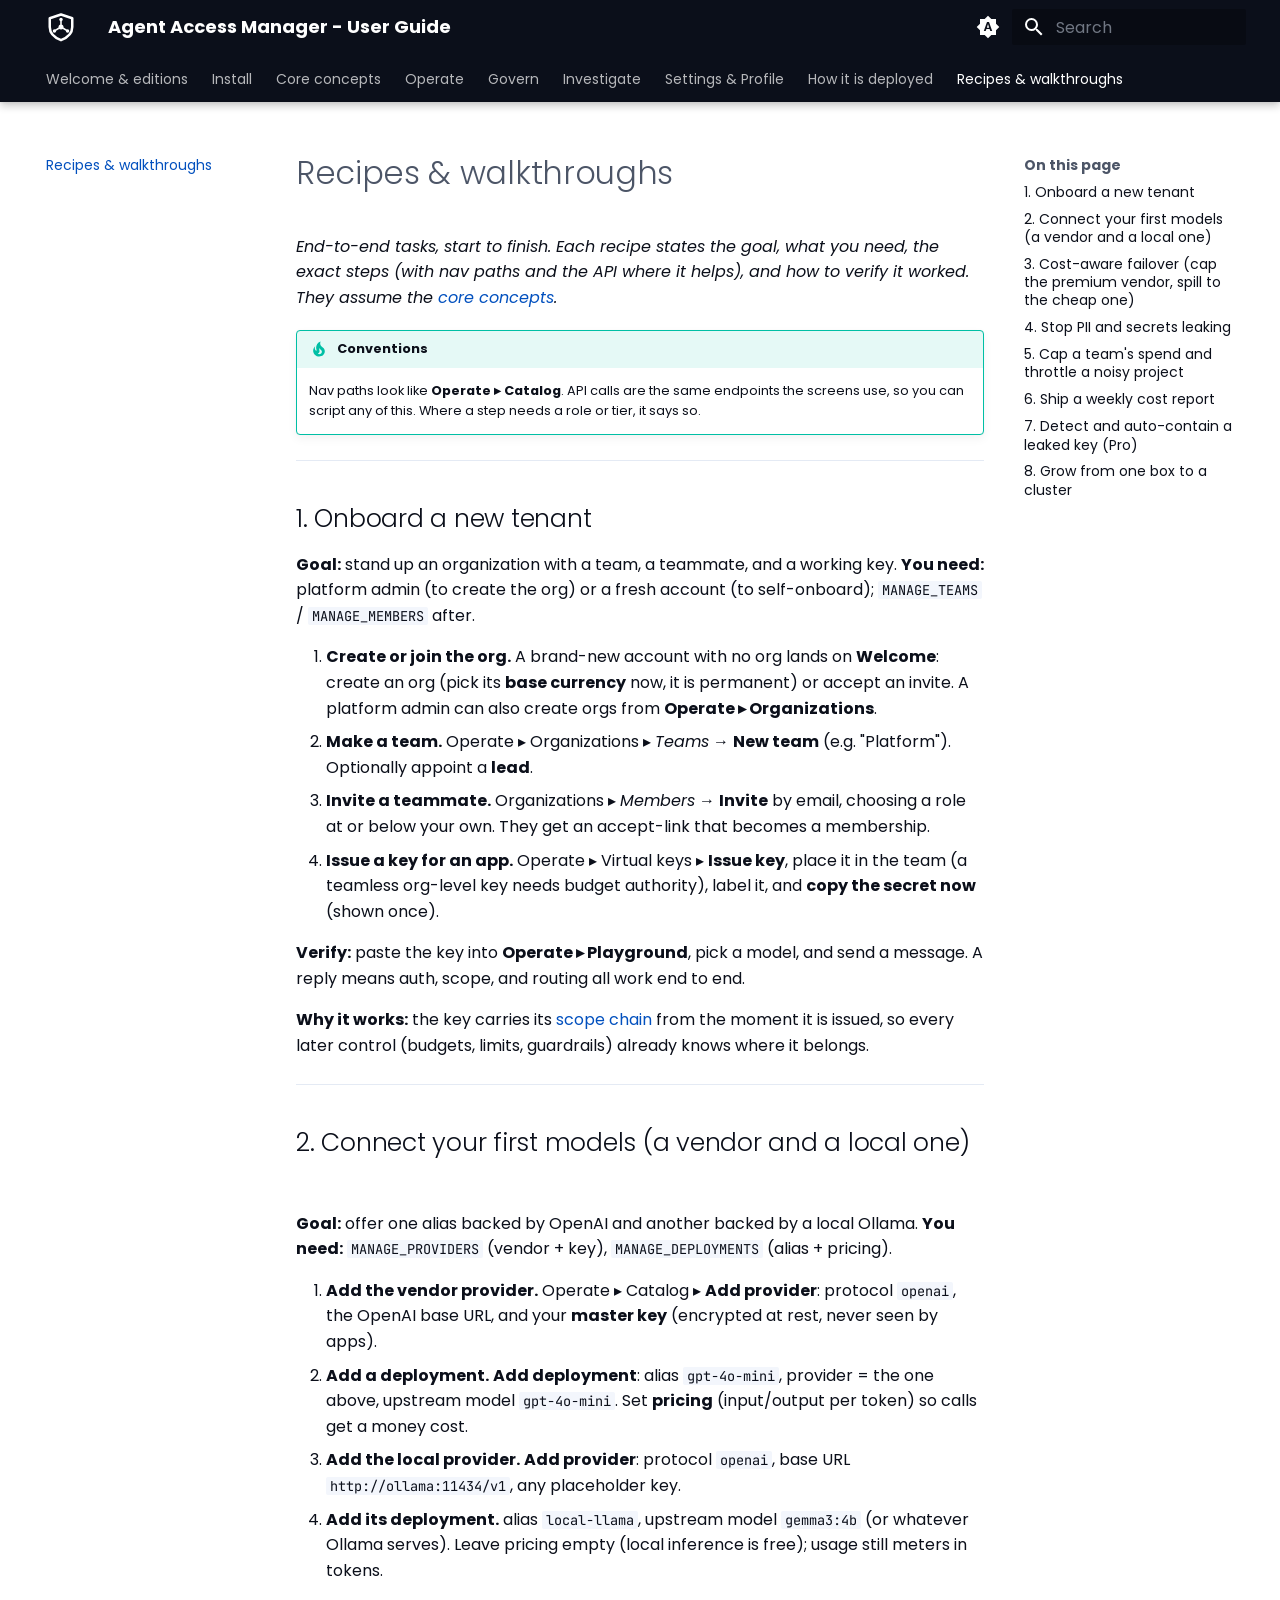
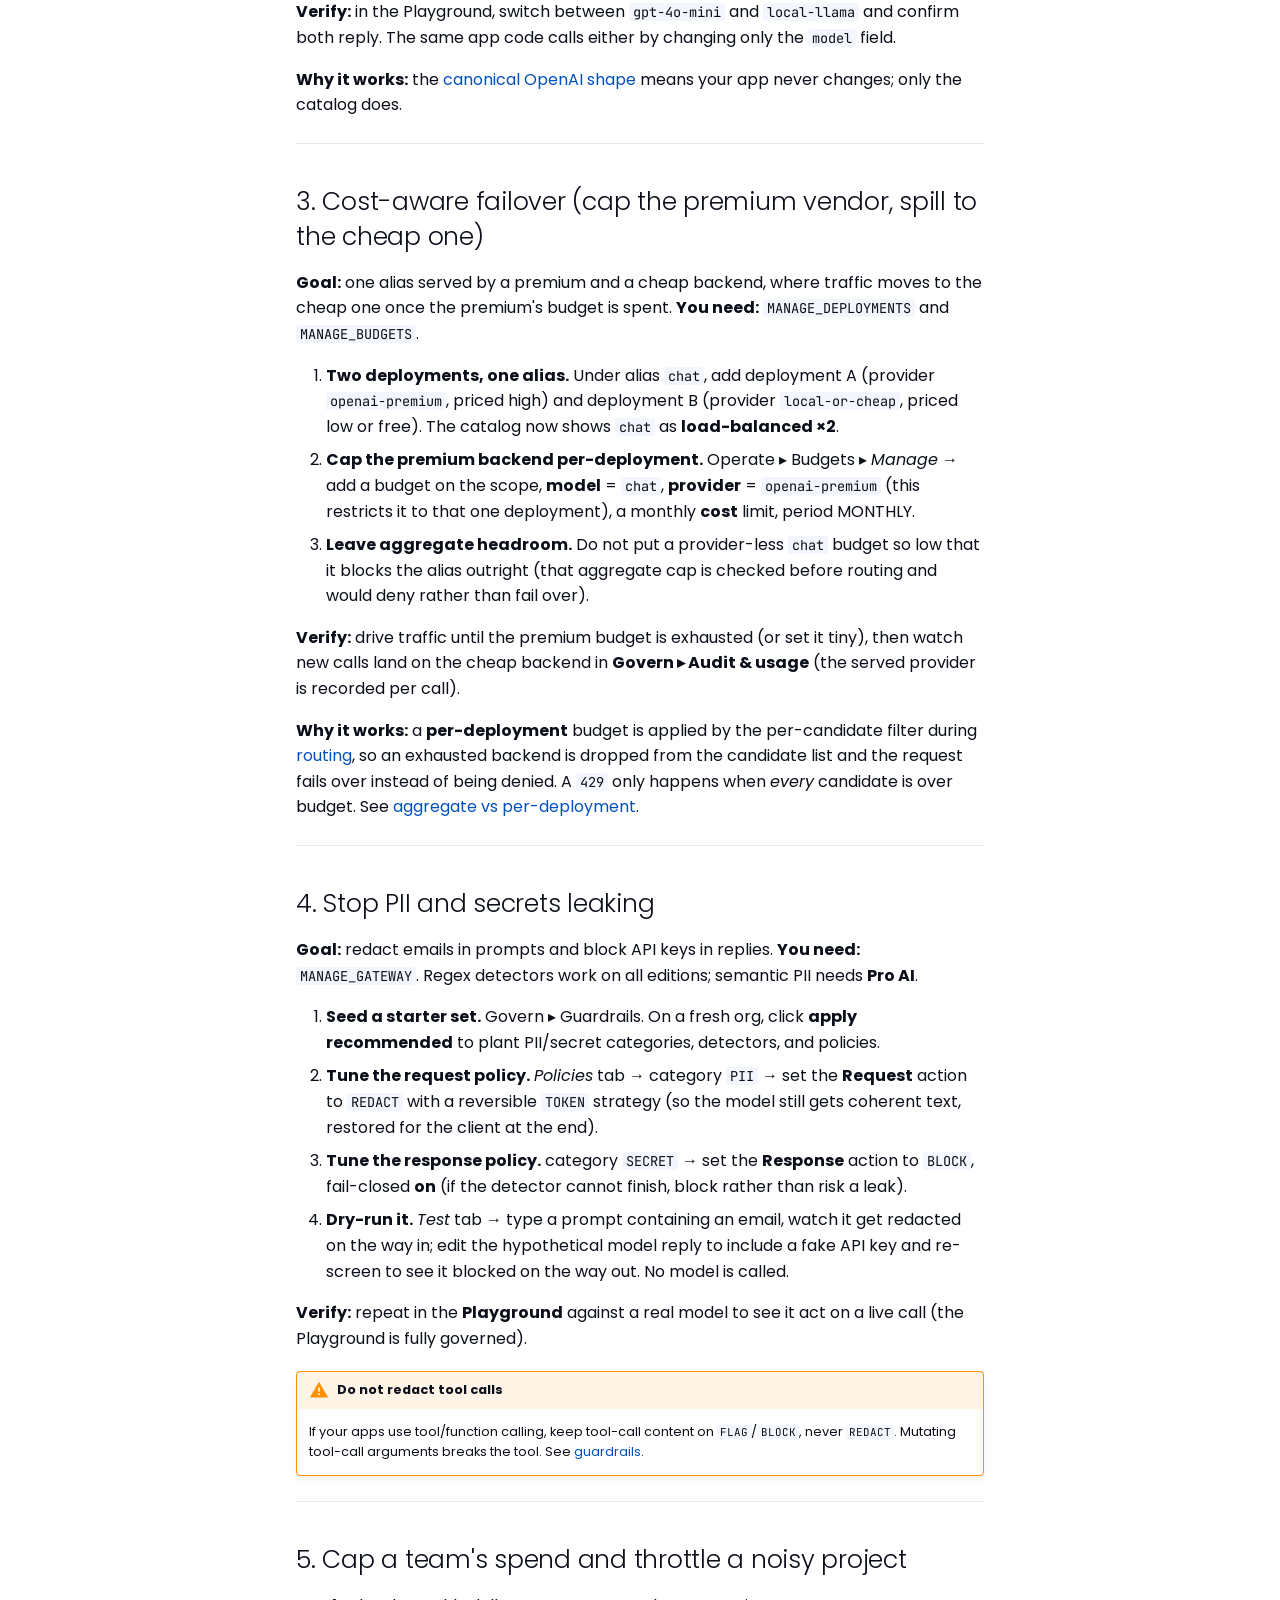
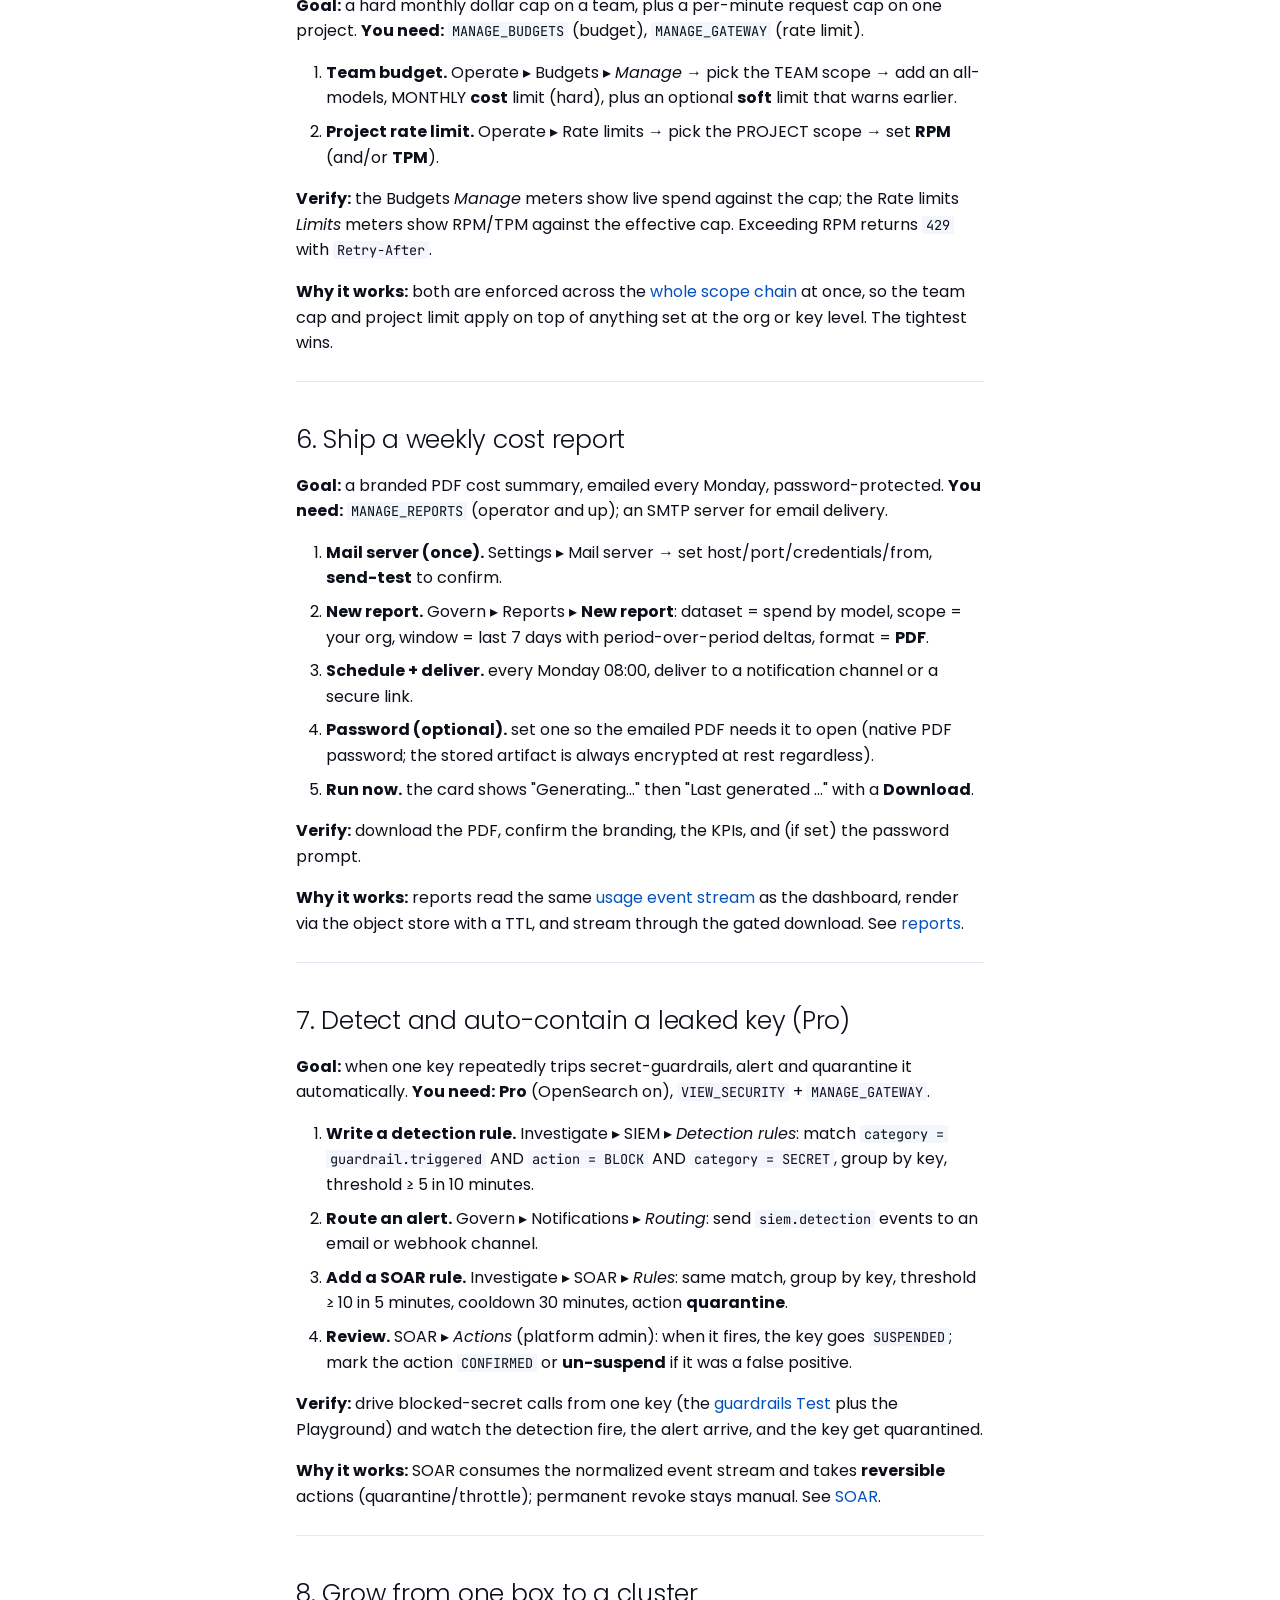
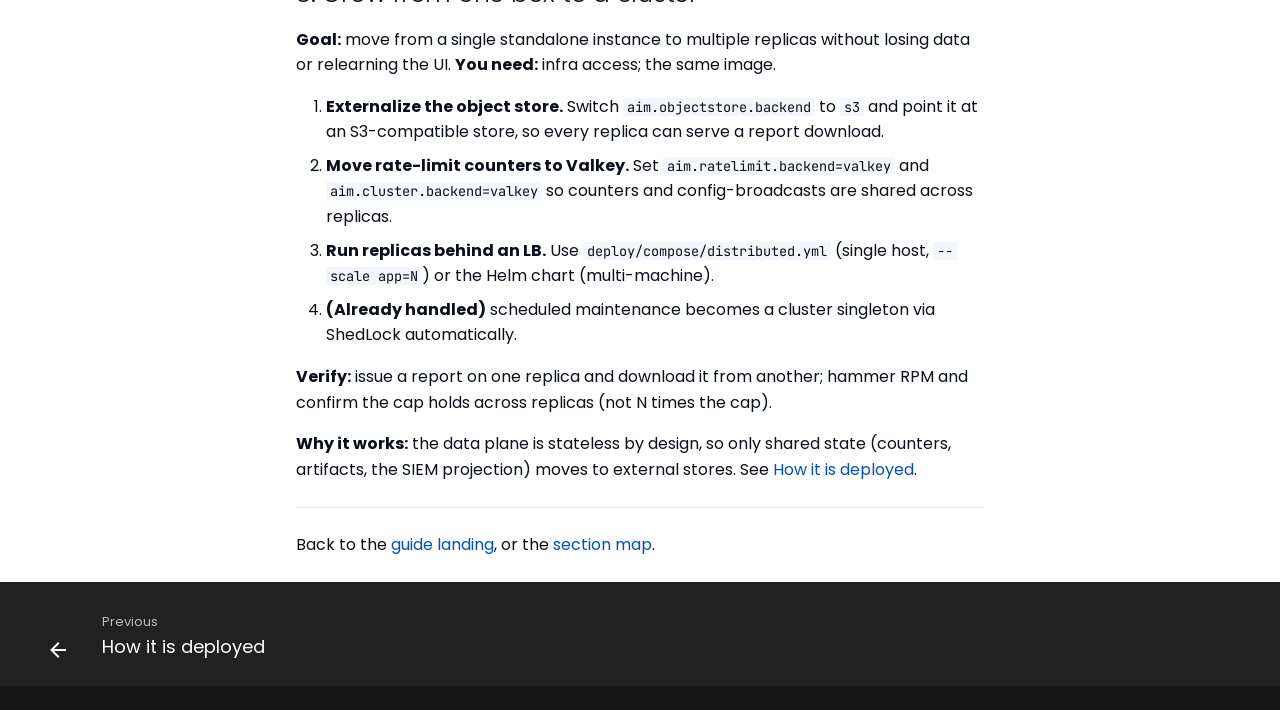
<file: recipes.html>
<!doctype html>
<html lang="en" class="no-js">
  <head>
    
      <meta charset="utf-8">
      <meta name="viewport" content="width=device-width,initial-scale=1">
      
        <meta name="description" content="The Agent Access Manager operator's manual: every dashboard screen, how the gateway routes, meters, and guards, the editions, and end-to-end recipes.">
      
      
        <meta name="author" content="AethosHub">
      
      
      
        <link rel="prev" href="deployment.html">
      
      
      
        
      
      
      <link rel="icon" href="assets/aam-mark-blue.svg">
      <meta name="generator" content="mkdocs-1.6.1, mkdocs-material-9.7.7">
    
    
      
        <title>Recipes & walkthroughs - Agent Access Manager - User Guide</title>
      
    
    
      <link rel="stylesheet" href="assets/stylesheets/main.ec1eaa64.min.css">
      
        
        <link rel="stylesheet" href="assets/stylesheets/palette.ab4e12ef.min.css">
      
      


    
    
      
    
    
      
        
        
        <link rel="preconnect" href="https://fonts.gstatic.com" crossorigin>
        <link rel="stylesheet" href="https://fonts.googleapis.com/css?family=Poppins:300,300i,400,400i,700,700i%7CJetBrains+Mono:400,400i,700,700i&display=fallback">
        <style>:root{--md-text-font:"Poppins";--md-code-font:"JetBrains Mono"}</style>
      
    
    
      <link rel="stylesheet" href="stylesheets/extra.css">
    
    <script>__md_scope=new URL(".",location),__md_hash=e=>[...e].reduce(((e,_)=>(e<<5)-e+_.charCodeAt(0)),0),__md_get=(e,_=localStorage,t=__md_scope)=>JSON.parse(_.getItem(t.pathname+"."+e)),__md_set=(e,_,t=localStorage,a=__md_scope)=>{try{t.setItem(a.pathname+"."+e,JSON.stringify(_))}catch(e){}}</script>
    
      

    
    
  </head>
  
  
    
    
      
    
    
    
    
    <body dir="ltr" data-md-color-scheme="default" data-md-color-primary="indigo" data-md-color-accent="indigo">
  
    
    <input class="md-toggle" data-md-toggle="drawer" type="checkbox" id="__drawer" autocomplete="off">
    <input class="md-toggle" data-md-toggle="search" type="checkbox" id="__search" autocomplete="off">
    <label class="md-overlay" for="__drawer"></label>
    <div data-md-component="skip">
      
        
        <a href="#recipes-walkthroughs" class="md-skip">
          Skip to content
        </a>
      
    </div>
    <div data-md-component="announce">
      
    </div>
    
    
      

  

<header class="md-header md-header--shadow md-header--lifted" data-md-component="header">
  <nav class="md-header__inner md-grid" aria-label="Header">
    <a href="index.html" title="Agent Access Manager - User Guide" class="md-header__button md-logo" aria-label="Agent Access Manager - User Guide" data-md-component="logo">
      
  <img src="assets/aam-mark-white.svg" alt="logo">

    </a>
    <label class="md-header__button md-icon" for="__drawer">
      
      <svg xmlns="http://www.w3.org/2000/svg" viewBox="0 0 24 24"><path d="M3 6h18v2H3zm0 5h18v2H3zm0 5h18v2H3z"/></svg>
    </label>
    <div class="md-header__title" data-md-component="header-title">
      <div class="md-header__ellipsis">
        <div class="md-header__topic">
          <span class="md-ellipsis">
            Agent Access Manager - User Guide
          </span>
        </div>
        <div class="md-header__topic" data-md-component="header-topic">
          <span class="md-ellipsis">
            
              Recipes & walkthroughs
            
          </span>
        </div>
      </div>
    </div>
    
      
        <form class="md-header__option" data-md-component="palette">
  
    
    
    
    <input class="md-option" data-md-color-media="(prefers-color-scheme)" data-md-color-scheme="default" data-md-color-primary="indigo" data-md-color-accent="indigo"  aria-label="Follow system theme"  type="radio" name="__palette" id="__palette_0">
    
      <label class="md-header__button md-icon" title="Follow system theme" for="__palette_1" hidden>
        <svg xmlns="http://www.w3.org/2000/svg" viewBox="0 0 24 24"><path d="m14.3 16-.7-2h-3.2l-.7 2H7.8L11 7h2l3.2 9zM20 8.69V4h-4.69L12 .69 8.69 4H4v4.69L.69 12 4 15.31V20h4.69L12 23.31 15.31 20H20v-4.69L23.31 12zm-9.15 3.96h2.3L12 9z"/></svg>
      </label>
    
  
    
    
    
    <input class="md-option" data-md-color-media="(prefers-color-scheme: light)" data-md-color-scheme="default" data-md-color-primary="custom" data-md-color-accent="custom"  aria-label="Switch to dark mode"  type="radio" name="__palette" id="__palette_1">
    
      <label class="md-header__button md-icon" title="Switch to dark mode" for="__palette_2" hidden>
        <svg xmlns="http://www.w3.org/2000/svg" viewBox="0 0 24 24"><path d="M12 8a4 4 0 0 0-4 4 4 4 0 0 0 4 4 4 4 0 0 0 4-4 4 4 0 0 0-4-4m0 10a6 6 0 0 1-6-6 6 6 0 0 1 6-6 6 6 0 0 1 6 6 6 6 0 0 1-6 6m8-9.31V4h-4.69L12 .69 8.69 4H4v4.69L.69 12 4 15.31V20h4.69L12 23.31 15.31 20H20v-4.69L23.31 12z"/></svg>
      </label>
    
  
    
    
    
    <input class="md-option" data-md-color-media="(prefers-color-scheme: dark)" data-md-color-scheme="slate" data-md-color-primary="custom" data-md-color-accent="custom"  aria-label="Switch to light mode"  type="radio" name="__palette" id="__palette_2">
    
      <label class="md-header__button md-icon" title="Switch to light mode" for="__palette_0" hidden>
        <svg xmlns="http://www.w3.org/2000/svg" viewBox="0 0 24 24"><path d="M12 18c-.89 0-1.74-.2-2.5-.55C11.56 16.5 13 14.42 13 12s-1.44-4.5-3.5-5.45C10.26 6.2 11.11 6 12 6a6 6 0 0 1 6 6 6 6 0 0 1-6 6m8-9.31V4h-4.69L12 .69 8.69 4H4v4.69L.69 12 4 15.31V20h4.69L12 23.31 15.31 20H20v-4.69L23.31 12z"/></svg>
      </label>
    
  
</form>
      
    
    
      <script>var palette=__md_get("__palette");if(palette&&palette.color){if("(prefers-color-scheme)"===palette.color.media){var media=matchMedia("(prefers-color-scheme: light)"),input=document.querySelector(media.matches?"[data-md-color-media='(prefers-color-scheme: light)']":"[data-md-color-media='(prefers-color-scheme: dark)']");palette.color.media=input.getAttribute("data-md-color-media"),palette.color.scheme=input.getAttribute("data-md-color-scheme"),palette.color.primary=input.getAttribute("data-md-color-primary"),palette.color.accent=input.getAttribute("data-md-color-accent")}for(var[key,value]of Object.entries(palette.color))document.body.setAttribute("data-md-color-"+key,value)}</script>
    
    
    
      
      
        <label class="md-header__button md-icon" for="__search">
          
          <svg xmlns="http://www.w3.org/2000/svg" viewBox="0 0 24 24"><path d="M9.5 3A6.5 6.5 0 0 1 16 9.5c0 1.61-.59 3.09-1.56 4.23l.27.27h.79l5 5-1.5 1.5-5-5v-.79l-.27-.27A6.52 6.52 0 0 1 9.5 16 6.5 6.5 0 0 1 3 9.5 6.5 6.5 0 0 1 9.5 3m0 2C7 5 5 7 5 9.5S7 14 9.5 14 14 12 14 9.5 12 5 9.5 5"/></svg>
        </label>
        <div class="md-search" data-md-component="search" role="dialog">
  <label class="md-search__overlay" for="__search"></label>
  <div class="md-search__inner" role="search">
    <form class="md-search__form" name="search">
      <input type="text" class="md-search__input" name="query" aria-label="Search" placeholder="Search" autocapitalize="off" autocorrect="off" autocomplete="off" spellcheck="false" data-md-component="search-query" required>
      <label class="md-search__icon md-icon" for="__search">
        
        <svg xmlns="http://www.w3.org/2000/svg" viewBox="0 0 24 24"><path d="M9.5 3A6.5 6.5 0 0 1 16 9.5c0 1.61-.59 3.09-1.56 4.23l.27.27h.79l5 5-1.5 1.5-5-5v-.79l-.27-.27A6.52 6.52 0 0 1 9.5 16 6.5 6.5 0 0 1 3 9.5 6.5 6.5 0 0 1 9.5 3m0 2C7 5 5 7 5 9.5S7 14 9.5 14 14 12 14 9.5 12 5 9.5 5"/></svg>
        
        <svg xmlns="http://www.w3.org/2000/svg" viewBox="0 0 24 24"><path d="M20 11v2H8l5.5 5.5-1.42 1.42L4.16 12l7.92-7.92L13.5 5.5 8 11z"/></svg>
      </label>
      <nav class="md-search__options" aria-label="Search">
        
          <a href="javascript:void(0)" class="md-search__icon md-icon" title="Share" aria-label="Share" data-clipboard data-clipboard-text="" data-md-component="search-share" tabindex="-1">
            
            <svg xmlns="http://www.w3.org/2000/svg" viewBox="0 0 24 24"><path d="M18 16.08c-.76 0-1.44.3-1.96.77L8.91 12.7c.05-.23.09-.46.09-.7s-.04-.47-.09-.7l7.05-4.11c.54.5 1.25.81 2.04.81a3 3 0 0 0 3-3 3 3 0 0 0-3-3 3 3 0 0 0-3 3c0 .24.04.47.09.7L8.04 9.81C7.5 9.31 6.79 9 6 9a3 3 0 0 0-3 3 3 3 0 0 0 3 3c.79 0 1.5-.31 2.04-.81l7.12 4.15c-.05.21-.08.43-.08.66 0 1.61 1.31 2.91 2.92 2.91s2.92-1.3 2.92-2.91A2.92 2.92 0 0 0 18 16.08"/></svg>
          </a>
        
        <button type="reset" class="md-search__icon md-icon" title="Clear" aria-label="Clear" tabindex="-1">
          
          <svg xmlns="http://www.w3.org/2000/svg" viewBox="0 0 24 24"><path d="M19 6.41 17.59 5 12 10.59 6.41 5 5 6.41 10.59 12 5 17.59 6.41 19 12 13.41 17.59 19 19 17.59 13.41 12z"/></svg>
        </button>
      </nav>
      
        <div class="md-search__suggest" data-md-component="search-suggest"></div>
      
    </form>
    <div class="md-search__output">
      <div class="md-search__scrollwrap" tabindex="0" data-md-scrollfix>
        <div class="md-search-result" data-md-component="search-result">
          <div class="md-search-result__meta">
            Initializing search
          </div>
          <ol class="md-search-result__list" role="presentation"></ol>
        </div>
      </div>
    </div>
  </div>
</div>
      
    
    
  </nav>
  
    
      
<nav class="md-tabs" aria-label="Tabs" data-md-component="tabs">
  <div class="md-grid">
    <ul class="md-tabs__list">
      
        
  
  
  
  
    <li class="md-tabs__item">
      <a href="index.html" class="md-tabs__link">
        
  
  
    
  
  Welcome & editions

      </a>
    </li>
  

      
        
  
  
  
  
    <li class="md-tabs__item">
      <a href="install.html" class="md-tabs__link">
        
  
  
    
  
  Install

      </a>
    </li>
  

      
        
  
  
  
  
    <li class="md-tabs__item">
      <a href="concepts.html" class="md-tabs__link">
        
  
  
    
  
  Core concepts

      </a>
    </li>
  

      
        
  
  
  
  
    <li class="md-tabs__item">
      <a href="operate.html" class="md-tabs__link">
        
  
  
    
  
  Operate

      </a>
    </li>
  

      
        
  
  
  
  
    <li class="md-tabs__item">
      <a href="govern.html" class="md-tabs__link">
        
  
  
    
  
  Govern

      </a>
    </li>
  

      
        
  
  
  
  
    <li class="md-tabs__item">
      <a href="investigate.html" class="md-tabs__link">
        
  
  
    
  
  Investigate

      </a>
    </li>
  

      
        
  
  
  
  
    <li class="md-tabs__item">
      <a href="account.html" class="md-tabs__link">
        
  
  
    
  
  Settings & Profile

      </a>
    </li>
  

      
        
  
  
  
  
    <li class="md-tabs__item">
      <a href="deployment.html" class="md-tabs__link">
        
  
  
    
  
  How it is deployed

      </a>
    </li>
  

      
        
  
  
  
    
  
  
    <li class="md-tabs__item md-tabs__item--active">
      <a href="recipes.html" class="md-tabs__link">
        
  
  
    
  
  Recipes & walkthroughs

      </a>
    </li>
  

      
    </ul>
  </div>
</nav>
    
  
</header>
    
    <div class="md-container" data-md-component="container">
      
      
        
      
      <main class="md-main" data-md-component="main">
        <div class="md-main__inner md-grid">
          
            
              
              <div class="md-sidebar md-sidebar--primary" data-md-component="sidebar" data-md-type="navigation" >
                <div class="md-sidebar__scrollwrap">
                  <div class="md-sidebar__inner">
                    


  


<nav class="md-nav md-nav--primary md-nav--lifted" aria-label="Navigation" data-md-level="0">
  <label class="md-nav__title" for="__drawer">
    <a href="index.html" title="Agent Access Manager - User Guide" class="md-nav__button md-logo" aria-label="Agent Access Manager - User Guide" data-md-component="logo">
      
  <img src="assets/aam-mark-white.svg" alt="logo">

    </a>
    Agent Access Manager - User Guide
  </label>
  
  <ul class="md-nav__list" data-md-scrollfix>
    
      
      
  
  
  
  
    <li class="md-nav__item">
      <a href="index.html" class="md-nav__link">
        
  
  
  <span class="md-ellipsis">
    
  
    Welcome & editions
  

    
  </span>
  
  

      </a>
    </li>
  

    
      
      
  
  
  
  
    <li class="md-nav__item">
      <a href="install.html" class="md-nav__link">
        
  
  
  <span class="md-ellipsis">
    
  
    Install
  

    
  </span>
  
  

      </a>
    </li>
  

    
      
      
  
  
  
  
    <li class="md-nav__item">
      <a href="concepts.html" class="md-nav__link">
        
  
  
  <span class="md-ellipsis">
    
  
    Core concepts
  

    
  </span>
  
  

      </a>
    </li>
  

    
      
      
  
  
  
  
    <li class="md-nav__item">
      <a href="operate.html" class="md-nav__link">
        
  
  
  <span class="md-ellipsis">
    
  
    Operate
  

    
  </span>
  
  

      </a>
    </li>
  

    
      
      
  
  
  
  
    <li class="md-nav__item">
      <a href="govern.html" class="md-nav__link">
        
  
  
  <span class="md-ellipsis">
    
  
    Govern
  

    
  </span>
  
  

      </a>
    </li>
  

    
      
      
  
  
  
  
    <li class="md-nav__item">
      <a href="investigate.html" class="md-nav__link">
        
  
  
  <span class="md-ellipsis">
    
  
    Investigate
  

    
  </span>
  
  

      </a>
    </li>
  

    
      
      
  
  
  
  
    <li class="md-nav__item">
      <a href="account.html" class="md-nav__link">
        
  
  
  <span class="md-ellipsis">
    
  
    Settings & Profile
  

    
  </span>
  
  

      </a>
    </li>
  

    
      
      
  
  
  
  
    <li class="md-nav__item">
      <a href="deployment.html" class="md-nav__link">
        
  
  
  <span class="md-ellipsis">
    
  
    How it is deployed
  

    
  </span>
  
  

      </a>
    </li>
  

    
      
      
  
  
    
  
  
  
    <li class="md-nav__item md-nav__item--active">
      
      <input class="md-nav__toggle md-toggle" type="checkbox" id="__toc">
      
      
        
      
      
        <label class="md-nav__link md-nav__link--active" for="__toc">
          
  
  
  <span class="md-ellipsis">
    
  
    Recipes & walkthroughs
  

    
  </span>
  
  

          <span class="md-nav__icon md-icon"></span>
        </label>
      
      <a href="recipes.html" class="md-nav__link md-nav__link--active">
        
  
  
  <span class="md-ellipsis">
    
  
    Recipes & walkthroughs
  

    
  </span>
  
  

      </a>
      
        

  

<nav class="md-nav md-nav--secondary" aria-label="On this page">
  
  
  
    
  
  
    <label class="md-nav__title" for="__toc">
      <span class="md-nav__icon md-icon"></span>
      On this page
    </label>
    <ul class="md-nav__list" data-md-component="toc" data-md-scrollfix>
      
        <li class="md-nav__item">
  <a href="#1-onboard-a-new-tenant" class="md-nav__link">
    <span class="md-ellipsis">
      
        1. Onboard a new tenant
      
    </span>
  </a>
  
</li>
      
        <li class="md-nav__item">
  <a href="#2-connect-your-first-models-a-vendor-and-a-local-one" class="md-nav__link">
    <span class="md-ellipsis">
      
        2. Connect your first models (a vendor and a local one)
      
    </span>
  </a>
  
</li>
      
        <li class="md-nav__item">
  <a href="#3-cost-aware-failover-cap-the-premium-vendor-spill-to-the-cheap-one" class="md-nav__link">
    <span class="md-ellipsis">
      
        3. Cost-aware failover (cap the premium vendor, spill to the cheap one)
      
    </span>
  </a>
  
</li>
      
        <li class="md-nav__item">
  <a href="#4-stop-pii-and-secrets-leaking" class="md-nav__link">
    <span class="md-ellipsis">
      
        4. Stop PII and secrets leaking
      
    </span>
  </a>
  
</li>
      
        <li class="md-nav__item">
  <a href="#5-cap-a-teams-spend-and-throttle-a-noisy-project" class="md-nav__link">
    <span class="md-ellipsis">
      
        5. Cap a team's spend and throttle a noisy project
      
    </span>
  </a>
  
</li>
      
        <li class="md-nav__item">
  <a href="#6-ship-a-weekly-cost-report" class="md-nav__link">
    <span class="md-ellipsis">
      
        6. Ship a weekly cost report
      
    </span>
  </a>
  
</li>
      
        <li class="md-nav__item">
  <a href="#7-detect-and-auto-contain-a-leaked-key-pro" class="md-nav__link">
    <span class="md-ellipsis">
      
        7. Detect and auto-contain a leaked key (Pro)
      
    </span>
  </a>
  
</li>
      
        <li class="md-nav__item">
  <a href="#8-grow-from-one-box-to-a-cluster" class="md-nav__link">
    <span class="md-ellipsis">
      
        8. Grow from one box to a cluster
      
    </span>
  </a>
  
</li>
      
    </ul>
  
</nav>
      
    </li>
  

    
  </ul>
</nav>
                  </div>
                </div>
              </div>
            
            
              
              <div class="md-sidebar md-sidebar--secondary" data-md-component="sidebar" data-md-type="toc" >
                <div class="md-sidebar__scrollwrap">
                  <div class="md-sidebar__inner">
                    

  

<nav class="md-nav md-nav--secondary" aria-label="On this page">
  
  
  
    
  
  
    <label class="md-nav__title" for="__toc">
      <span class="md-nav__icon md-icon"></span>
      On this page
    </label>
    <ul class="md-nav__list" data-md-component="toc" data-md-scrollfix>
      
        <li class="md-nav__item">
  <a href="#1-onboard-a-new-tenant" class="md-nav__link">
    <span class="md-ellipsis">
      
        1. Onboard a new tenant
      
    </span>
  </a>
  
</li>
      
        <li class="md-nav__item">
  <a href="#2-connect-your-first-models-a-vendor-and-a-local-one" class="md-nav__link">
    <span class="md-ellipsis">
      
        2. Connect your first models (a vendor and a local one)
      
    </span>
  </a>
  
</li>
      
        <li class="md-nav__item">
  <a href="#3-cost-aware-failover-cap-the-premium-vendor-spill-to-the-cheap-one" class="md-nav__link">
    <span class="md-ellipsis">
      
        3. Cost-aware failover (cap the premium vendor, spill to the cheap one)
      
    </span>
  </a>
  
</li>
      
        <li class="md-nav__item">
  <a href="#4-stop-pii-and-secrets-leaking" class="md-nav__link">
    <span class="md-ellipsis">
      
        4. Stop PII and secrets leaking
      
    </span>
  </a>
  
</li>
      
        <li class="md-nav__item">
  <a href="#5-cap-a-teams-spend-and-throttle-a-noisy-project" class="md-nav__link">
    <span class="md-ellipsis">
      
        5. Cap a team's spend and throttle a noisy project
      
    </span>
  </a>
  
</li>
      
        <li class="md-nav__item">
  <a href="#6-ship-a-weekly-cost-report" class="md-nav__link">
    <span class="md-ellipsis">
      
        6. Ship a weekly cost report
      
    </span>
  </a>
  
</li>
      
        <li class="md-nav__item">
  <a href="#7-detect-and-auto-contain-a-leaked-key-pro" class="md-nav__link">
    <span class="md-ellipsis">
      
        7. Detect and auto-contain a leaked key (Pro)
      
    </span>
  </a>
  
</li>
      
        <li class="md-nav__item">
  <a href="#8-grow-from-one-box-to-a-cluster" class="md-nav__link">
    <span class="md-ellipsis">
      
        8. Grow from one box to a cluster
      
    </span>
  </a>
  
</li>
      
    </ul>
  
</nav>
                  </div>
                </div>
              </div>
            
          
          
            <div class="md-content" data-md-component="content">
              
              <article class="md-content__inner md-typeset">
                
                  



<h1 id="recipes-walkthroughs">Recipes &amp; walkthroughs<a class="headerlink" href="#recipes-walkthroughs" title="Permanent link">&para;</a></h1>
<p><em>End-to-end tasks, start to finish. Each recipe states the goal, what you need, the exact steps (with nav paths and the API where it helps), and how to verify it worked. They assume the <a href="concepts.html">core concepts</a>.</em></p>
<div class="admonition tip">
<p class="admonition-title">Conventions</p>
<p>Nav paths look like <strong>Operate ▸ Catalog</strong>. API calls are the same endpoints the screens use, so you can script any of this. Where a step needs a role or tier, it says so.</p>
</div>
<hr />
<h2 id="1-onboard-a-new-tenant">1. Onboard a new tenant<a class="headerlink" href="#1-onboard-a-new-tenant" title="Permanent link">&para;</a></h2>
<p><strong>Goal:</strong> stand up an organization with a team, a teammate, and a working key.
<strong>You need:</strong> platform admin (to create the org) or a fresh account (to self-onboard); <code>MANAGE_TEAMS</code> / <code>MANAGE_MEMBERS</code> after.</p>
<ol>
<li><strong>Create or join the org.</strong> A brand-new account with no org lands on <strong>Welcome</strong>: create an org (pick its <strong>base currency</strong> now, it is permanent) or accept an invite. A platform admin can also create orgs from <strong>Operate ▸ Organizations</strong>.</li>
<li><strong>Make a team.</strong> Operate ▸ Organizations ▸ <em>Teams</em> → <strong>New team</strong> (e.g. "Platform"). Optionally appoint a <strong>lead</strong>.</li>
<li><strong>Invite a teammate.</strong> Organizations ▸ <em>Members</em> → <strong>Invite</strong> by email, choosing a role at or below your own. They get an accept-link that becomes a membership.</li>
<li><strong>Issue a key for an app.</strong> Operate ▸ Virtual keys ▸ <strong>Issue key</strong>, place it in the team (a teamless org-level key needs budget authority), label it, and <strong>copy the secret now</strong> (shown once).</li>
</ol>
<p><strong>Verify:</strong> paste the key into <strong>Operate ▸ Playground</strong>, pick a model, and send a message. A reply means auth, scope, and routing all work end to end.</p>
<p><strong>Why it works:</strong> the key carries its <a href="concepts.html#scopes-and-the-scope-chain">scope chain</a> from the moment it is issued, so every later control (budgets, limits, guardrails) already knows where it belongs.</p>
<hr />
<h2 id="2-connect-your-first-models-a-vendor-and-a-local-one">2. Connect your first models (a vendor and a local one)<a class="headerlink" href="#2-connect-your-first-models-a-vendor-and-a-local-one" title="Permanent link">&para;</a></h2>
<p><strong>Goal:</strong> offer one alias backed by OpenAI and another backed by a local Ollama.
<strong>You need:</strong> <code>MANAGE_PROVIDERS</code> (vendor + key), <code>MANAGE_DEPLOYMENTS</code> (alias + pricing).</p>
<ol>
<li><strong>Add the vendor provider.</strong> Operate ▸ Catalog ▸ <strong>Add provider</strong>: protocol <code>openai</code>, the OpenAI base URL, and your <strong>master key</strong> (encrypted at rest, never seen by apps).</li>
<li><strong>Add a deployment.</strong> <strong>Add deployment</strong>: alias <code>gpt-4o-mini</code>, provider = the one above, upstream model <code>gpt-4o-mini</code>. Set <strong>pricing</strong> (input/output per token) so calls get a money cost.</li>
<li><strong>Add the local provider.</strong> <strong>Add provider</strong>: protocol <code>openai</code>, base URL <code>http://ollama:11434/v1</code>, any placeholder key.</li>
<li><strong>Add its deployment.</strong> alias <code>local-llama</code>, upstream model <code>gemma3:4b</code> (or whatever Ollama serves). Leave pricing empty (local inference is free); usage still meters in tokens.</li>
</ol>
<p><strong>Verify:</strong> in the Playground, switch between <code>gpt-4o-mini</code> and <code>local-llama</code> and confirm both reply. The same app code calls either by changing only the <code>model</code> field.</p>
<p><strong>Why it works:</strong> the <a href="concepts.html#one-endpoint-many-vendors">canonical OpenAI shape</a> means your app never changes; only the catalog does.</p>
<hr />
<h2 id="3-cost-aware-failover-cap-the-premium-vendor-spill-to-the-cheap-one">3. Cost-aware failover (cap the premium vendor, spill to the cheap one)<a class="headerlink" href="#3-cost-aware-failover-cap-the-premium-vendor-spill-to-the-cheap-one" title="Permanent link">&para;</a></h2>
<p><strong>Goal:</strong> one alias served by a premium and a cheap backend, where traffic moves to the cheap one once the premium's budget is spent.
<strong>You need:</strong> <code>MANAGE_DEPLOYMENTS</code> and <code>MANAGE_BUDGETS</code>.</p>
<ol>
<li><strong>Two deployments, one alias.</strong> Under alias <code>chat</code>, add deployment A (provider <code>openai-premium</code>, priced high) and deployment B (provider <code>local-or-cheap</code>, priced low or free). The catalog now shows <code>chat</code> as <strong>load-balanced ×2</strong>.</li>
<li><strong>Cap the premium backend per-deployment.</strong> Operate ▸ Budgets ▸ <em>Manage</em> → add a budget on the scope, <strong>model</strong> = <code>chat</code>, <strong>provider</strong> = <code>openai-premium</code> (this restricts it to that one deployment), a monthly <strong>cost</strong> limit, period MONTHLY.</li>
<li><strong>Leave aggregate headroom.</strong> Do not put a provider-less <code>chat</code> budget so low that it blocks the alias outright (that aggregate cap is checked before routing and would deny rather than fail over).</li>
</ol>
<p><strong>Verify:</strong> drive traffic until the premium budget is exhausted (or set it tiny), then watch new calls land on the cheap backend in <strong>Govern ▸ Audit &amp; usage</strong> (the served provider is recorded per call).</p>
<p><strong>Why it works:</strong> a <strong>per-deployment</strong> budget is applied by the per-candidate filter during <a href="operate.html#how-routing-works-the-hidden-engine">routing</a>, so an exhausted backend is dropped from the candidate list and the request fails over instead of being denied. A <code>429</code> only happens when <em>every</em> candidate is over budget. See <a href="operate.html#budgets">aggregate vs per-deployment</a>.</p>
<hr />
<h2 id="4-stop-pii-and-secrets-leaking">4. Stop PII and secrets leaking<a class="headerlink" href="#4-stop-pii-and-secrets-leaking" title="Permanent link">&para;</a></h2>
<p><strong>Goal:</strong> redact emails in prompts and block API keys in replies.
<strong>You need:</strong> <code>MANAGE_GATEWAY</code>. Regex detectors work on all editions; semantic PII needs <strong>Pro AI</strong>.</p>
<ol>
<li><strong>Seed a starter set.</strong> Govern ▸ Guardrails. On a fresh org, click <strong>apply recommended</strong> to plant PII/secret categories, detectors, and policies.</li>
<li><strong>Tune the request policy.</strong> <em>Policies</em> tab → category <code>PII</code> → set the <strong>Request</strong> action to <code>REDACT</code> with a reversible <code>TOKEN</code> strategy (so the model still gets coherent text, restored for the client at the end).</li>
<li><strong>Tune the response policy.</strong> category <code>SECRET</code> → set the <strong>Response</strong> action to <code>BLOCK</code>, fail-closed <strong>on</strong> (if the detector cannot finish, block rather than risk a leak).</li>
<li><strong>Dry-run it.</strong> <em>Test</em> tab → type a prompt containing an email, watch it get redacted on the way in; edit the hypothetical model reply to include a fake API key and re-screen to see it blocked on the way out. No model is called.</li>
</ol>
<p><strong>Verify:</strong> repeat in the <strong>Playground</strong> against a real model to see it act on a live call (the Playground is fully governed).</p>
<div class="admonition warning">
<p class="admonition-title">Do not redact tool calls</p>
<p>If your apps use tool/function calling, keep tool-call content on <code>FLAG</code>/<code>BLOCK</code>, never <code>REDACT</code>. Mutating tool-call arguments breaks the tool. See <a href="govern.html#guardrails">guardrails</a>.</p>
</div>
<hr />
<h2 id="5-cap-a-teams-spend-and-throttle-a-noisy-project">5. Cap a team's spend and throttle a noisy project<a class="headerlink" href="#5-cap-a-teams-spend-and-throttle-a-noisy-project" title="Permanent link">&para;</a></h2>
<p><strong>Goal:</strong> a hard monthly dollar cap on a team, plus a per-minute request cap on one project.
<strong>You need:</strong> <code>MANAGE_BUDGETS</code> (budget), <code>MANAGE_GATEWAY</code> (rate limit).</p>
<ol>
<li><strong>Team budget.</strong> Operate ▸ Budgets ▸ <em>Manage</em> → pick the TEAM scope → add an all-models, MONTHLY <strong>cost</strong> limit (hard), plus an optional <strong>soft</strong> limit that warns earlier.</li>
<li><strong>Project rate limit.</strong> Operate ▸ Rate limits → pick the PROJECT scope → set <strong>RPM</strong> (and/or <strong>TPM</strong>).</li>
</ol>
<p><strong>Verify:</strong> the Budgets <em>Manage</em> meters show live spend against the cap; the Rate limits <em>Limits</em> meters show RPM/TPM against the effective cap. Exceeding RPM returns <code>429</code> with <code>Retry-After</code>.</p>
<p><strong>Why it works:</strong> both are enforced across the <a href="concepts.html#scopes-and-the-scope-chain">whole scope chain</a> at once, so the team cap and project limit apply on top of anything set at the org or key level. The tightest wins.</p>
<hr />
<h2 id="6-ship-a-weekly-cost-report">6. Ship a weekly cost report<a class="headerlink" href="#6-ship-a-weekly-cost-report" title="Permanent link">&para;</a></h2>
<p><strong>Goal:</strong> a branded PDF cost summary, emailed every Monday, password-protected.
<strong>You need:</strong> <code>MANAGE_REPORTS</code> (operator and up); an SMTP server for email delivery.</p>
<ol>
<li><strong>Mail server (once).</strong> Settings ▸ Mail server → set host/port/credentials/from, <strong>send-test</strong> to confirm.</li>
<li><strong>New report.</strong> Govern ▸ Reports ▸ <strong>New report</strong>: dataset = spend by model, scope = your org, window = last 7 days with period-over-period deltas, format = <strong>PDF</strong>.</li>
<li><strong>Schedule + deliver.</strong> every Monday 08:00, deliver to a notification channel or a secure link.</li>
<li><strong>Password (optional).</strong> set one so the emailed PDF needs it to open (native PDF password; the stored artifact is always encrypted at rest regardless).</li>
<li><strong>Run now.</strong> the card shows "Generating…" then "Last generated …" with a <strong>Download</strong>.</li>
</ol>
<p><strong>Verify:</strong> download the PDF, confirm the branding, the KPIs, and (if set) the password prompt.</p>
<p><strong>Why it works:</strong> reports read the same <a href="concepts.html#everything-is-an-event">usage event stream</a> as the dashboard, render via the object store with a TTL, and stream through the gated download. See <a href="govern.html#reports">reports</a>.</p>
<hr />
<h2 id="7-detect-and-auto-contain-a-leaked-key-pro">7. Detect and auto-contain a leaked key (Pro)<a class="headerlink" href="#7-detect-and-auto-contain-a-leaked-key-pro" title="Permanent link">&para;</a></h2>
<p><strong>Goal:</strong> when one key repeatedly trips secret-guardrails, alert and quarantine it automatically.
<strong>You need:</strong> <strong>Pro</strong> (OpenSearch on), <code>VIEW_SECURITY</code> + <code>MANAGE_GATEWAY</code>.</p>
<ol>
<li><strong>Write a detection rule.</strong> Investigate ▸ SIEM ▸ <em>Detection rules</em>: match <code>category = guardrail.triggered</code> AND <code>action = BLOCK</code> AND <code>category = SECRET</code>, group by key, threshold ≥ 5 in 10 minutes.</li>
<li><strong>Route an alert.</strong> Govern ▸ Notifications ▸ <em>Routing</em>: send <code>siem.detection</code> events to an email or webhook channel.</li>
<li><strong>Add a SOAR rule.</strong> Investigate ▸ SOAR ▸ <em>Rules</em>: same match, group by key, threshold ≥ 10 in 5 minutes, cooldown 30 minutes, action <strong>quarantine</strong>.</li>
<li><strong>Review.</strong> SOAR ▸ <em>Actions</em> (platform admin): when it fires, the key goes <code>SUSPENDED</code>; mark the action <code>CONFIRMED</code> or <strong>un-suspend</strong> if it was a false positive.</li>
</ol>
<p><strong>Verify:</strong> drive blocked-secret calls from one key (the <a href="govern.html#guardrails">guardrails Test</a> plus the Playground) and watch the detection fire, the alert arrive, and the key get quarantined.</p>
<p><strong>Why it works:</strong> SOAR consumes the normalized event stream and takes <strong>reversible</strong> actions (quarantine/throttle); permanent revoke stays manual. See <a href="investigate.html#soar">SOAR</a>.</p>
<hr />
<h2 id="8-grow-from-one-box-to-a-cluster">8. Grow from one box to a cluster<a class="headerlink" href="#8-grow-from-one-box-to-a-cluster" title="Permanent link">&para;</a></h2>
<p><strong>Goal:</strong> move from a single standalone instance to multiple replicas without losing data or relearning the UI.
<strong>You need:</strong> infra access; the same image.</p>
<ol>
<li><strong>Externalize the object store.</strong> Switch <code>aim.objectstore.backend</code> to <code>s3</code> and point it at an S3-compatible store, so every replica can serve a report download.</li>
<li><strong>Move rate-limit counters to Valkey.</strong> Set <code>aim.ratelimit.backend=valkey</code> and <code>aim.cluster.backend=valkey</code> so counters and config-broadcasts are shared across replicas.</li>
<li><strong>Run replicas behind an LB.</strong> Use <code>deploy/compose/distributed.yml</code> (single host, <code>--scale app=N</code>) or the Helm chart (multi-machine).</li>
<li><strong>(Already handled)</strong> scheduled maintenance becomes a cluster singleton via ShedLock automatically.</li>
</ol>
<p><strong>Verify:</strong> issue a report on one replica and download it from another; hammer RPM and confirm the cap holds across replicas (not N times the cap).</p>
<p><strong>Why it works:</strong> the data plane is stateless by design, so only shared state (counters, artifacts, the SIEM projection) moves to external stores. See <a href="deployment.html">How it is deployed</a>.</p>
<hr />
<p>Back to the <a href="index.html">guide landing</a>, or the <a href="index.html#i-want-to-where-to-go">section map</a>.</p>












                
              </article>
            </div>
          
          
  <script>var tabs=__md_get("__tabs");if(Array.isArray(tabs))e:for(var set of document.querySelectorAll(".tabbed-set")){var labels=set.querySelector(".tabbed-labels");for(var tab of tabs)for(var label of labels.getElementsByTagName("label"))if(label.innerText.trim()===tab){var input=document.getElementById(label.htmlFor);input.checked=!0;continue e}}</script>

<script>var target=document.getElementById(location.hash.slice(1));target&&target.name&&(target.checked=target.name.startsWith("__tabbed_"))</script>
        </div>
        
          <button type="button" class="md-top md-icon" data-md-component="top" hidden>
  
  <svg xmlns="http://www.w3.org/2000/svg" viewBox="0 0 24 24"><path d="M13 20h-2V8l-5.5 5.5-1.42-1.42L12 4.16l7.92 7.92-1.42 1.42L13 8z"/></svg>
  Back to top
</button>
        
      </main>
      
        <footer class="md-footer">
  
    
      
      <nav class="md-footer__inner md-grid" aria-label="Footer" >
        
          
          <a href="deployment.html" class="md-footer__link md-footer__link--prev" aria-label="Previous: How it is deployed">
            <div class="md-footer__button md-icon">
              
              <svg xmlns="http://www.w3.org/2000/svg" viewBox="0 0 24 24"><path d="M20 11v2H8l5.5 5.5-1.42 1.42L4.16 12l7.92-7.92L13.5 5.5 8 11z"/></svg>
            </div>
            <div class="md-footer__title">
              <span class="md-footer__direction">
                Previous
              </span>
              <div class="md-ellipsis">
                How it is deployed
              </div>
            </div>
          </a>
        
        
      </nav>
    
  
  <div class="md-footer-meta md-typeset">
    <div class="md-footer-meta__inner md-grid">
      <div class="md-copyright">
  
  
</div>
      
    </div>
  </div>
</footer>
      
    </div>
    <div class="md-dialog" data-md-component="dialog">
      <div class="md-dialog__inner md-typeset"></div>
    </div>
    
    
    
      
      
      <script id="__config" type="application/json">{"annotate": null, "base": ".", "features": ["navigation.tabs", "navigation.tabs.sticky", "navigation.sections", "navigation.expand", "navigation.top", "navigation.indexes", "navigation.footer", "navigation.tracking", "toc.follow", "search.suggest", "search.highlight", "search.share", "content.code.copy", "content.code.annotate", "content.tabs.link", "content.tooltips"], "search": "assets/javascripts/workers/search.2c215733.min.js", "tags": null, "translations": {"clipboard.copied": "Copied to clipboard", "clipboard.copy": "Copy to clipboard", "search.result.more.one": "1 more on this page", "search.result.more.other": "# more on this page", "search.result.none": "No matching documents", "search.result.one": "1 matching document", "search.result.other": "# matching documents", "search.result.placeholder": "Type to start searching", "search.result.term.missing": "Missing", "select.version": "Select version"}, "version": null}</script>
    
    
      <script src="assets/javascripts/bundle.d7400e89.min.js"></script>
      
        <script src="javascripts/mermaid.min.js"></script>
      
        <script src="javascripts/extra.js"></script>
      
    
  </body>
</html>
</file>
<file: stylesheets/extra.css>
/* ============================================================
   Agent Access Manager docs  ·  theme + widgets
   ============================================================

   Colours are the AethosHub brand palette (themelogo/brand-pack/README.txt + themelogo/README.txt), so the docs
   read like the product landing page: brand blue #2F7CFF (deep #0250BE for light-bg links), ink #0B0F1A, card
   dark #0F141C, and the navy gradient #0250BE → #02409A → #011C48 for hero surfaces. Header stays navy in both
   schemes, like the site's navbar. If the brand pack changes, change it here.
   ============================================================ */

/* The first palette entry follows the system theme, so data-md-color-scheme is set by JavaScript at runtime and is
   absent from the served HTML. Without a fallback the page renders unstyled for a frame. Light values, matching the
   light scheme below. */
:root,
[data-md-color-scheme="default"] {
  --aim-bg: #ffffff;
  --aim-surface: #ffffff;
  --aim-elev: #f3f6fc;
  --aim-line: #e4eaf4;
  --aim-line2: #d3dcec;
  --aim-fg: #0b0f1a;
  --aim-muted: #4c5567;
  --aim-faint: #8a94a8;
  /* Deep brand blue for links/accents on white (readable); bright #2F7CFF is the hover/hi tone. */
  --aim-brand: #0250be;
  --aim-brand-hi: #2f7cff;
  --aim-brand-bg: #e9f1ff;
  --aim-ok: #15803d;
  --aim-warn: #9a5b00;

  --aim-card-bg: var(--aim-surface);
  --aim-card-border: var(--aim-line);

  /* Material's own variables, so the whole theme follows and not just the custom widgets. */
  --md-default-bg-color: var(--aim-bg);
  --md-default-fg-color: var(--aim-fg);
  --md-default-fg-color--light: var(--aim-muted);
  --md-default-fg-color--lighter: var(--aim-faint);
  --md-default-fg-color--lightest: var(--aim-line);
  /* Header/tabs bar: always ink navy, like the landing page's navbar. */
  --md-primary-fg-color: #0b0f1a;
  --md-primary-bg-color: #ffffff;
  --md-accent-fg-color: var(--aim-brand-hi);
  --md-typeset-a-color: var(--aim-brand);
  --md-code-bg-color: var(--aim-elev);
  --md-code-fg-color: var(--aim-fg);
}

[data-md-color-scheme="slate"] {
  --aim-bg: #0b0f1a;
  --aim-surface: #0f141c;
  --aim-elev: #141b28;
  --aim-line: #1d2636;
  --aim-line2: #2b3850;
  --aim-fg: #f2f6fd;
  --aim-muted: #9aa6bb;
  --aim-faint: #64718a;
  --aim-brand: #2f7cff;
  --aim-brand-hi: #5b9bff;
  --aim-brand-bg: #0e2350;
  --aim-ok: #4ade80;
  --aim-warn: #fbbf24;

  --aim-card-bg: var(--aim-surface);
  --aim-card-border: var(--aim-line);

  --md-default-bg-color: var(--aim-bg);
  --md-default-fg-color: var(--aim-fg);
  --md-default-fg-color--light: var(--aim-muted);
  --md-default-fg-color--lighter: var(--aim-faint);
  --md-default-fg-color--lightest: var(--aim-line2);
  --md-primary-fg-color: #0b0f1a;
  --md-primary-bg-color: var(--aim-fg);
  --md-accent-fg-color: var(--aim-brand-hi);
  --md-typeset-a-color: var(--aim-brand-hi);
  --md-code-bg-color: var(--aim-elev);
  --md-code-fg-color: var(--aim-fg);
}

/* ---------- Hero ---------- */
/* Navy in both schemes on purpose, matching the landing page hero: ink navy with a blue glow pulled from the
   brand gradient (#0250BE → #02409A → #011C48), so it reads the same whichever mode the reader is in. */
.aim-hero {
  position: relative;
  margin: 0 0 2.8rem;
  padding: 3.5rem 2.5rem 3rem;
  border-radius: 16px;
  background: linear-gradient(160deg, #101a30 0%, #0b1322 50%, #060a13 100%);
  border: 1px solid #1c2942;
  box-shadow: 0 1px 0 rgba(255, 255, 255, 0.04) inset, 0 24px 50px -30px rgba(1, 28, 72, 0.8);
  overflow: hidden;
}
.aim-hero::before {
  content: ""; position: absolute; inset: 0;
  background:
    radial-gradient(760px 300px at 86% -25%, rgba(47, 124, 255, 0.24), transparent 60%),
    radial-gradient(520px 260px at 8% 110%, rgba(2, 64, 154, 0.28), transparent 65%);
  pointer-events: none;
}
.aim-hero::after {
  content: "";
  position: absolute; inset: 0;
  background-image:
    linear-gradient(rgba(242, 246, 253, 0.04) 1px, transparent 1px),
    linear-gradient(90deg, rgba(242, 246, 253, 0.04) 1px, transparent 1px);
  background-size: 40px 40px;
  mask-image: radial-gradient(620px 280px at 24% 0%, #000, transparent 78%);
  pointer-events: none;
}
.aim-hero > * { position: relative; z-index: 1; }
.aim-hero .aim-eyebrow {
  display: inline-block;
  font-size: 0.7rem; letter-spacing: 0.18em; text-transform: uppercase;
  color: #5b9bff; font-weight: 700; margin-bottom: 0.75rem;
}
.aim-hero h1 {
  font-size: 2.4rem; line-height: 1.1; margin: 0 0 0.85rem; color: #ffffff;
  font-weight: 800; letter-spacing: -0.02em;
}
/* The landing page's blue-highlight headline word. Gradient text with a solid-colour fallback. */
.aim-hero h1 .grad {
  color: #2f7cff;
  background: linear-gradient(100deg, #7db1ff, #2f7cff);
  -webkit-background-clip: text; background-clip: text;
  -webkit-text-fill-color: transparent;
}
.aim-hero p.lede {
  font-size: 1.02rem; line-height: 1.6; max-width: 62ch; color: #a9b6cc; margin: 0 0 1.6rem;
}
.aim-hero .aim-cta { display: flex; gap: 0.6rem; flex-wrap: wrap; }
.aim-hero .aim-cta a {
  display: inline-flex; align-items: center; gap: 0.4rem;
  padding: 0.6rem 1.15rem; border-radius: 10px; font-weight: 600; font-size: 0.85rem;
  text-decoration: none; transition: transform .12s ease, box-shadow .12s ease, background .12s ease;
}
.aim-hero .aim-cta a.primary {
  background: #2f7cff;
  color: #ffffff; box-shadow: 0 10px 22px -12px rgba(47, 124, 255, 0.65);
}
.aim-hero .aim-cta a.primary:hover { background: #4a8dff; }
.aim-hero .aim-cta a.ghost {
  background: rgba(242, 246, 253, 0.05); color: #f2f6fd; border: 1px solid rgba(91, 155, 255, 0.35);
}
.aim-hero .aim-cta a:hover { transform: translateY(-2px); }
.aim-hero .aim-cta a.ghost:hover { background: rgba(47, 124, 255, 0.14); }

.aim-stats {
  display: flex; flex-wrap: wrap; gap: 2.2rem; margin-top: 2rem;
  padding-top: 1.6rem; border-top: 1px solid rgba(91, 155, 255, 0.14);
}
.aim-stats .stat .n { font-size: 1.5rem; font-weight: 800; color: #ffffff; letter-spacing: -0.01em; }
.aim-stats .stat .l { font-size: 0.72rem; color: #64718a; text-transform: uppercase; letter-spacing: 0.09em; margin-top: 0.2rem; }

/* ---------- Header logo ---------- */
/* The AethosHub mark, a touch larger than Material's 1.2rem default so it carries in the navy bar. */
.md-header__button.md-logo img,
.md-header__button.md-logo svg { height: 1.5rem; width: auto; }

/* ---------- Section header ---------- */
.aim-sec { font-size: 0.72rem; letter-spacing: 0.16em; text-transform: uppercase;
  color: var(--md-accent-fg-color); font-weight: 700; }

/* ---------- Filter chips ---------- */
.aim-filters { display: flex; flex-wrap: wrap; gap: 0.5rem; margin: 0.8rem 0 1.2rem; }
.aim-chip {
  cursor: pointer; user-select: none;
  padding: 0.34rem 0.8rem; border-radius: 999px; font-size: 0.78rem; font-weight: 600;
  border: 1px solid var(--aim-card-border); background: var(--aim-card-bg); color: var(--aim-muted);
  transition: all .12s ease;
}
.aim-chip:hover { border-color: var(--aim-brand); color: var(--aim-brand); }
.aim-chip.active { background: var(--aim-brand); border-color: var(--aim-brand); color: #ffffff; }

/* ---------- Module map ---------- */
.aim-grid { display: grid; grid-template-columns: repeat(auto-fill, minmax(255px, 1fr)); gap: 0.9rem; }
.aim-mod {
  display: block; text-decoration: none !important; color: inherit;
  background: var(--aim-card-bg); border: 1px solid var(--aim-card-border);
  border-radius: 13px; padding: 1rem 1.05rem; transition: all .15s ease; position: relative; overflow: hidden;
}
.aim-mod::before {
  content: ""; position: absolute; left: 0; top: 0; bottom: 0; width: 3px;
  background: var(--mod-accent, var(--aim-brand)); opacity: 0.85;
}
.aim-mod:hover { transform: translateY(-3px); border-color: var(--mod-accent, var(--aim-brand));
  box-shadow: 0 10px 28px rgba(0,0,0,0.18); }
.aim-mod .top { display: flex; align-items: center; justify-content: space-between; gap: 0.4rem; flex-wrap: wrap; margin-bottom: 0.45rem; }
.aim-mod .name { font-weight: 800; font-size: 0.98rem; letter-spacing: -0.01em; white-space: nowrap; }
.aim-mod .tag {
  font-size: 0.62rem; font-weight: 700; text-transform: uppercase; letter-spacing: 0.07em;
  padding: 0.16rem 0.46rem; border-radius: 6px; color: #ffffff; background: var(--mod-accent, var(--aim-brand)); white-space: nowrap;
}
.aim-mod .tag.optin { background: var(--aim-warn); }
.aim-mod .tag.planned { background: transparent; color: var(--aim-muted); border: 1px dashed var(--aim-card-border); }
.aim-mod .desc { font-size: 0.82rem; color: var(--aim-muted); line-height: 1.45; margin: 0 0 0.6rem; }
.aim-mod .deps { font-size: 0.68rem; color: var(--aim-muted); font-family: var(--md-code-font-family, monospace); }
.aim-mod .deps b { color: var(--aim-fg); font-weight: 700; }
.aim-mod.hidden { display: none; }

/* ---------- Lifecycle stepper ---------- */
.aim-stepper { background: var(--aim-card-bg); border: 1px solid var(--aim-card-border); border-radius: 14px; padding: 1.1rem; }
.aim-steps { display: flex; flex-wrap: wrap; gap: 0.4rem; margin-bottom: 1rem; }
.aim-step {
  flex: 1 1 auto; min-width: 92px; cursor: pointer; text-align: center;
  padding: 0.6rem 0.4rem; border-radius: 10px; border: 1px solid var(--aim-card-border);
  background: transparent; transition: all .12s ease; position: relative;
}
.aim-step .num {
  display: inline-flex; align-items: center; justify-content: center;
  width: 22px; height: 22px; border-radius: 50%; font-size: 0.72rem; font-weight: 800;
  background: var(--aim-elev); color: var(--aim-fg); margin-bottom: 0.3rem;
}
.aim-step .lbl { display: block; font-size: 0.74rem; font-weight: 600; color: var(--aim-muted); }
.aim-step.active { border-color: var(--aim-brand); background: var(--aim-brand-bg); }
.aim-step.active .num { background: var(--aim-brand); color: #ffffff; }
.aim-step.active .lbl { color: var(--aim-fg); }
.aim-step-body { padding: 0.4rem 0.2rem 0.2rem; }
.aim-step-panel { display: none; animation: aim-fade .18s ease; }
.aim-step-panel.active { display: block; }
.aim-step-panel h4 { margin: 0 0 0.4rem; font-size: 1rem; }
.aim-step-panel .who {
  font-size: 0.7rem; font-weight: 700; text-transform: uppercase; letter-spacing: 0.07em;
  color: var(--aim-brand); margin-bottom: 0.3rem;
}
.aim-step-panel p { margin: 0.2rem 0; font-size: 0.88rem; }
@keyframes aim-fade { from { opacity: 0; transform: translateY(4px);} to {opacity:1; transform:none;} }

/* ---------- Gate badges ---------- */
.gate-on  { color: var(--aim-ok); font-weight: 700; }
.gate-off { color: var(--aim-warn); font-weight: 700; }
.badge-prop {
  font-family: var(--md-code-font-family, monospace); font-size: 0.78em;
  background: var(--aim-brand-bg);
  padding: 0.05rem 0.4rem; border-radius: 5px;
}

/* ---------- Callout band ---------- */
.aim-band {
  border-radius: 14px; padding: 1.3rem 1.5rem; margin: 1.5rem 0;
  background: var(--aim-elev);
  border: 1px solid var(--aim-card-border);
  border-left: 3px solid var(--aim-brand);
}
.aim-band p:last-child { margin-bottom: 0; }

/* tighten mermaid on wide diagrams */
.mermaid { text-align: center; }

/* ---------- Diagram pan/zoom ---------- */
.aim-diagram { position: relative; text-align: center; }
.aim-zoom-btn {
  position: absolute; top: 8px; right: 8px; z-index: 2;
  border: 1px solid var(--aim-card-border); background: var(--aim-card-bg); color: var(--aim-muted);
  border-radius: 8px; padding: 0.1rem 0.45rem; font-size: 0.95rem; line-height: 1.4; cursor: zoom-in;
  opacity: 0; transition: opacity .12s ease, color .12s ease, border-color .12s ease;
}
.aim-diagram:hover .aim-zoom-btn, .aim-zoom-btn:focus { opacity: 0.9; }
.aim-zoom-btn:hover { color: var(--aim-brand); border-color: var(--aim-brand); opacity: 1; }

.aim-zoom-overlay { position: fixed; inset: 0; z-index: 10000; background: #0b0f1a; display: none; }
.aim-zoom-overlay.open { display: block; }
.aim-zoom-stage { position: absolute; inset: 0; overflow: hidden; cursor: grab; }
.aim-zoom-stage.grabbing { cursor: grabbing; }
.aim-zoom-stage svg {
  position: absolute; top: 0; left: 0; transform-origin: 0 0;
  max-width: none !important; max-height: none !important;
}
.aim-zoom-bar { position: absolute; top: 14px; right: 18px; z-index: 2; display: flex; gap: 0.4rem; }
.aim-zoom-bar button {
  width: 34px; height: 34px; border-radius: 9px; cursor: pointer; font-size: 1rem;
  border: 1px solid rgba(250, 250, 249, 0.2); background: rgba(250, 250, 249, 0.08); color: #fafaf9;
  transition: background .12s ease;
}
.aim-zoom-bar button:hover { background: rgba(250, 250, 249, 0.18); }
.aim-zoom-hint {
  position: absolute; bottom: 14px; left: 50%; transform: translateX(-50%); z-index: 2;
  color: #a6a6a0; font-size: 0.76rem; letter-spacing: 0.02em; background: rgba(0, 0, 0, 0.35);
  padding: 0.25rem 0.7rem; border-radius: 999px; pointer-events: none;
}
</file>
<file: assets/stylesheets/main.ec1eaa64.min.css>
@charset "UTF-8";html{-webkit-text-size-adjust:none;-moz-text-size-adjust:none;text-size-adjust:none;box-sizing:border-box}*,:after,:before{box-sizing:inherit}@media (prefers-reduced-motion){*,:after,:before{transition:none!important}}body{margin:0}a,button,input,label{-webkit-tap-highlight-color:transparent}a{color:inherit;text-decoration:none}hr{border:0;box-sizing:initial;display:block;height:.05rem;overflow:visible;padding:0}small{font-size:80%}sub,sup{line-height:1em}img{border-style:none}table{border-collapse:initial;border-spacing:0}td,th{font-weight:400;vertical-align:top}button{background:#0000;border:0;font-family:inherit;font-size:inherit;margin:0;padding:0}input{border:0;outline:none}:root{--md-primary-fg-color:#4051b5;--md-primary-fg-color--light:#5d6cc0;--md-primary-fg-color--dark:#303fa1;--md-primary-bg-color:#fff;--md-primary-bg-color--light:#ffffffb3;--md-accent-fg-color:#526cfe;--md-accent-fg-color--transparent:#526cfe1a;--md-accent-bg-color:#fff;--md-accent-bg-color--light:#ffffffb3}[data-md-color-scheme=default]{color-scheme:light}[data-md-color-scheme=default] img[src$="#gh-dark-mode-only"],[data-md-color-scheme=default] img[src$="#only-dark"]{display:none}:root,[data-md-color-scheme=default]{--md-hue:225deg;--md-default-fg-color:#000000de;--md-default-fg-color--light:#0000008a;--md-default-fg-color--lighter:#00000052;--md-default-fg-color--lightest:#00000012;--md-default-bg-color:#fff;--md-default-bg-color--light:#ffffffb3;--md-default-bg-color--lighter:#ffffff4d;--md-default-bg-color--lightest:#ffffff1f;--md-code-fg-color:#36464e;--md-code-bg-color:#f5f5f5;--md-code-bg-color--light:#f5f5f5b3;--md-code-bg-color--lighter:#f5f5f54d;--md-code-hl-color:#4287ff;--md-code-hl-color--light:#4287ff1a;--md-code-hl-number-color:#d52a2a;--md-code-hl-special-color:#db1457;--md-code-hl-function-color:#a846b9;--md-code-hl-constant-color:#6e59d9;--md-code-hl-keyword-color:#3f6ec6;--md-code-hl-string-color:#1c7d4d;--md-code-hl-name-color:var(--md-code-fg-color);--md-code-hl-operator-color:var(--md-default-fg-color--light);--md-code-hl-punctuation-color:var(--md-default-fg-color--light);--md-code-hl-comment-color:var(--md-default-fg-color--light);--md-code-hl-generic-color:var(--md-default-fg-color--light);--md-code-hl-variable-color:var(--md-default-fg-color--light);--md-typeset-color:var(--md-default-fg-color);--md-typeset-a-color:var(--md-primary-fg-color);--md-typeset-del-color:#f5503d26;--md-typeset-ins-color:#0bd57026;--md-typeset-kbd-color:#fafafa;--md-typeset-kbd-accent-color:#fff;--md-typeset-kbd-border-color:#b8b8b8;--md-typeset-mark-color:#ffff0080;--md-typeset-table-color:#0000001f;--md-typeset-table-color--light:rgba(0,0,0,.035);--md-admonition-fg-color:var(--md-default-fg-color);--md-admonition-bg-color:var(--md-default-bg-color);--md-warning-fg-color:#000000de;--md-warning-bg-color:#ff9;--md-footer-fg-color:#fff;--md-footer-fg-color--light:#ffffffb3;--md-footer-fg-color--lighter:#ffffff73;--md-footer-bg-color:#000000de;--md-footer-bg-color--dark:#00000052;--md-shadow-z1:0 0.2rem 0.5rem #0000000d,0 0 0.05rem #0000001a;--md-shadow-z2:0 0.2rem 0.5rem #0000001a,0 0 0.05rem #00000040;--md-shadow-z3:0 0.2rem 0.5rem #0003,0 0 0.05rem #00000059}.md-icon svg{fill:currentcolor;display:block;height:1.2rem;width:1.2rem}body{-webkit-font-smoothing:antialiased;-moz-osx-font-smoothing:grayscale;--md-text-font-family:var(--md-text-font,_),-apple-system,BlinkMacSystemFont,Helvetica,Arial,sans-serif;--md-code-font-family:var(--md-code-font,_),SFMono-Regular,Consolas,Menlo,monospace}aside,body,input{font-feature-settings:"kern","liga";color:var(--md-typeset-color);font-family:var(--md-text-font-family)}code,kbd,pre{font-feature-settings:"kern";font-family:var(--md-code-font-family)}:root{--md-typeset-table-sort-icon:url('data:image/svg+xml;charset=utf-8,<svg xmlns="http://www.w3.org/2000/svg" viewBox="0 0 24 24"><path d="m18 21-4-4h3V7h-3l4-4 4 4h-3v10h3M2 19v-2h10v2M2 13v-2h7v2M2 7V5h4v2z"/></svg>');--md-typeset-table-sort-icon--asc:url('data:image/svg+xml;charset=utf-8,<svg xmlns="http://www.w3.org/2000/svg" viewBox="0 0 24 24"><path d="M19 17h3l-4 4-4-4h3V3h2M2 17h10v2H2M6 5v2H2V5m0 6h7v2H2z"/></svg>');--md-typeset-table-sort-icon--desc:url('data:image/svg+xml;charset=utf-8,<svg xmlns="http://www.w3.org/2000/svg" viewBox="0 0 24 24"><path d="M19 7h3l-4-4-4 4h3v14h2M2 17h10v2H2M6 5v2H2V5m0 6h7v2H2z"/></svg>')}.md-typeset{-webkit-print-color-adjust:exact;color-adjust:exact;font-size:.8rem;line-height:1.6;overflow-wrap:break-word}@media print{.md-typeset{font-size:.68rem}}.md-typeset blockquote,.md-typeset dl,.md-typeset figure,.md-typeset ol,.md-typeset pre,.md-typeset ul{margin-bottom:1em;margin-top:1em}.md-typeset h1{color:var(--md-default-fg-color--light);font-size:2em;line-height:1.3;margin:0 0 1.25em}.md-typeset h1,.md-typeset h2{font-weight:300;letter-spacing:-.01em}.md-typeset h2{font-size:1.5625em;line-height:1.4;margin:1.6em 0 .64em}.md-typeset h3{font-size:1.25em;font-weight:400;letter-spacing:-.01em;line-height:1.5;margin:1.6em 0 .8em}.md-typeset h2+h3{margin-top:.8em}.md-typeset h4{font-weight:700;letter-spacing:-.01em;margin:1em 0}.md-typeset h5,.md-typeset h6{color:var(--md-default-fg-color--light);font-size:.8em;font-weight:700;letter-spacing:-.01em;margin:1.25em 0}.md-typeset h5{text-transform:uppercase}.md-typeset h5 code{text-transform:none}.md-typeset hr{border-bottom:.05rem solid var(--md-default-fg-color--lightest);display:flow-root;margin:1.5em 0}.md-typeset a{color:var(--md-typeset-a-color);word-break:break-word}.md-typeset a,.md-typeset a:before{transition:color 125ms}.md-typeset a:focus,.md-typeset a:hover{color:var(--md-accent-fg-color)}.md-typeset a:focus code,.md-typeset a:hover code{background-color:var(--md-accent-fg-color--transparent);color:var(--md-accent-fg-color)}.md-typeset a code{color:var(--md-typeset-a-color)}.md-typeset a.focus-visible{outline-color:var(--md-accent-fg-color);outline-offset:.2rem}.md-typeset code,.md-typeset kbd,.md-typeset pre{color:var(--md-code-fg-color);direction:ltr;font-variant-ligatures:none;transition:background-color 125ms}@media print{.md-typeset code,.md-typeset kbd,.md-typeset pre{white-space:pre-wrap}}.md-typeset code{background-color:var(--md-code-bg-color);border-radius:.1rem;-webkit-box-decoration-break:clone;box-decoration-break:clone;font-size:.85em;padding:0 .2941176471em;transition:color 125ms,background-color 125ms;word-break:break-word}.md-typeset code:not(.focus-visible){-webkit-tap-highlight-color:transparent;outline:none}.md-typeset pre{display:flow-root;line-height:1.4;position:relative}.md-typeset pre>code{-webkit-box-decoration-break:slice;box-decoration-break:slice;box-shadow:none;display:block;margin:0;outline-color:var(--md-accent-fg-color);overflow:auto;padding:.7720588235em 1.1764705882em;scrollbar-color:var(--md-default-fg-color--lighter) #0000;scrollbar-width:thin;touch-action:auto;word-break:normal}.md-typeset pre>code:hover{scrollbar-color:var(--md-accent-fg-color) #0000}.md-typeset pre>code::-webkit-scrollbar{height:.2rem;width:.2rem}.md-typeset pre>code::-webkit-scrollbar-thumb{background-color:var(--md-default-fg-color--lighter)}.md-typeset pre>code::-webkit-scrollbar-thumb:hover{background-color:var(--md-accent-fg-color)}.md-typeset kbd{background-color:var(--md-typeset-kbd-color);border-radius:.1rem;box-shadow:0 .1rem 0 .05rem var(--md-typeset-kbd-border-color),0 .1rem 0 var(--md-typeset-kbd-border-color),0 -.1rem .2rem var(--md-typeset-kbd-accent-color) inset;color:var(--md-default-fg-color);display:inline-block;font-size:.75em;padding:0 .6666666667em;vertical-align:text-top;word-break:break-word}.md-typeset mark{background-color:var(--md-typeset-mark-color);-webkit-box-decoration-break:clone;box-decoration-break:clone;color:inherit;word-break:break-word}.md-typeset abbr{cursor:help;text-decoration:none}.md-typeset [data-preview],.md-typeset abbr{border-bottom:.05rem dotted var(--md-default-fg-color--light)}.md-typeset small{opacity:.75}[dir=ltr] .md-typeset sub,[dir=ltr] .md-typeset sup{margin-left:.078125em}[dir=rtl] .md-typeset sub,[dir=rtl] .md-typeset sup{margin-right:.078125em}[dir=ltr] .md-typeset blockquote{padding-left:.6rem}[dir=rtl] .md-typeset blockquote{padding-right:.6rem}[dir=ltr] .md-typeset blockquote{border-left:.2rem solid var(--md-default-fg-color--lighter)}[dir=rtl] .md-typeset blockquote{border-right:.2rem solid var(--md-default-fg-color--lighter)}.md-typeset blockquote{color:var(--md-default-fg-color--light);margin-left:0;margin-right:0}.md-typeset ul{list-style-type:disc}.md-typeset ul[type]{list-style-type:revert-layer}[dir=ltr] .md-typeset ol,[dir=ltr] .md-typeset ul{margin-left:.625em}[dir=rtl] .md-typeset ol,[dir=rtl] .md-typeset ul{margin-right:.625em}.md-typeset ol,.md-typeset ul{padding:0}.md-typeset ol:not([hidden]),.md-typeset ul:not([hidden]){display:flow-root}.md-typeset ol ol,.md-typeset ul ol{list-style-type:lower-alpha}.md-typeset ol ol ol,.md-typeset ul ol ol{list-style-type:lower-roman}.md-typeset ol ol ol ol,.md-typeset ul ol ol ol{list-style-type:upper-alpha}.md-typeset ol ol ol ol ol,.md-typeset ul ol ol ol ol{list-style-type:upper-roman}.md-typeset ol[type],.md-typeset ul[type]{list-style-type:revert-layer}[dir=ltr] .md-typeset ol li,[dir=ltr] .md-typeset ul li{margin-left:1.25em}[dir=rtl] .md-typeset ol li,[dir=rtl] .md-typeset ul li{margin-right:1.25em}.md-typeset ol li,.md-typeset ul li{margin-bottom:.5em}.md-typeset ol li blockquote,.md-typeset ol li p,.md-typeset ul li blockquote,.md-typeset ul li p{margin:.5em 0}.md-typeset ol li:last-child,.md-typeset ul li:last-child{margin-bottom:0}[dir=ltr] .md-typeset ol li ol,[dir=ltr] .md-typeset ol li ul,[dir=ltr] .md-typeset ul li ol,[dir=ltr] .md-typeset ul li ul{margin-left:.625em}[dir=rtl] .md-typeset ol li ol,[dir=rtl] .md-typeset ol li ul,[dir=rtl] .md-typeset ul li ol,[dir=rtl] .md-typeset ul li ul{margin-right:.625em}.md-typeset ol li ol,.md-typeset ol li ul,.md-typeset ul li ol,.md-typeset ul li ul{margin-bottom:.5em;margin-top:.5em}[dir=ltr] .md-typeset dd{margin-left:1.875em}[dir=rtl] .md-typeset dd{margin-right:1.875em}.md-typeset dd{margin-bottom:1.5em;margin-top:1em}.md-typeset img,.md-typeset svg,.md-typeset video{height:auto;max-width:100%}.md-typeset img[align=left]{margin:1em 1em 1em 0}.md-typeset img[align=right]{margin:1em 0 1em 1em}.md-typeset img[align]:only-child{margin-top:0}.md-typeset figure{display:flow-root;margin:1em auto;max-width:100%;text-align:center;width:fit-content}.md-typeset figure img{display:block;margin:0 auto}.md-typeset figcaption{font-style:italic;margin:1em auto;max-width:24rem}.md-typeset iframe{max-width:100%}.md-typeset table:not([class]){background-color:var(--md-default-bg-color);border:.05rem solid var(--md-typeset-table-color);border-radius:.1rem;display:inline-block;font-size:.64rem;max-width:100%;overflow:auto;touch-action:auto}@media print{.md-typeset table:not([class]){display:table}}.md-typeset table:not([class])+*{margin-top:1.5em}.md-typeset table:not([class]) td>:first-child,.md-typeset table:not([class]) th>:first-child{margin-top:0}.md-typeset table:not([class]) td>:last-child,.md-typeset table:not([class]) th>:last-child{margin-bottom:0}.md-typeset table:not([class]) td:not([align]),.md-typeset table:not([class]) th:not([align]){text-align:left}[dir=rtl] .md-typeset table:not([class]) td:not([align]),[dir=rtl] .md-typeset table:not([class]) th:not([align]){text-align:right}.md-typeset table:not([class]) th{font-weight:700;min-width:5rem;padding:.9375em 1.25em;vertical-align:top}.md-typeset table:not([class]) td{border-top:.05rem solid var(--md-typeset-table-color);padding:.9375em 1.25em;vertical-align:top}.md-typeset table:not([class]) tbody tr{transition:background-color 125ms}.md-typeset table:not([class]) tbody tr:hover{background-color:var(--md-typeset-table-color--light);box-shadow:0 .05rem 0 var(--md-default-bg-color) inset}.md-typeset table:not([class]) a{word-break:normal}.md-typeset table th[role=columnheader]{cursor:pointer}[dir=ltr] .md-typeset table th[role=columnheader]:after{margin-left:.5em}[dir=rtl] .md-typeset table th[role=columnheader]:after{margin-right:.5em}.md-typeset table th[role=columnheader]:after{content:"";display:inline-block;height:1.2em;-webkit-mask-image:var(--md-typeset-table-sort-icon);mask-image:var(--md-typeset-table-sort-icon);-webkit-mask-repeat:no-repeat;mask-repeat:no-repeat;-webkit-mask-size:contain;mask-size:contain;transition:background-color 125ms;vertical-align:text-bottom;width:1.2em}.md-typeset table th[role=columnheader]:hover:after{background-color:var(--md-default-fg-color--lighter)}.md-typeset table th[role=columnheader][aria-sort=ascending]:after{background-color:var(--md-default-fg-color--light);-webkit-mask-image:var(--md-typeset-table-sort-icon--asc);mask-image:var(--md-typeset-table-sort-icon--asc)}.md-typeset table th[role=columnheader][aria-sort=descending]:after{background-color:var(--md-default-fg-color--light);-webkit-mask-image:var(--md-typeset-table-sort-icon--desc);mask-image:var(--md-typeset-table-sort-icon--desc)}.md-typeset__scrollwrap{margin:1em -.8rem;overflow-x:auto;touch-action:auto}.md-typeset__table{display:inline-block;margin-bottom:.5em;padding:0 .8rem}@media print{.md-typeset__table{display:block}}html .md-typeset__table table{display:table;margin:0;overflow:hidden;width:100%}@media screen and (max-width:44.984375em){.md-content__inner>pre{margin:1em -.8rem}.md-content__inner>pre code{border-radius:0}}.md-typeset .md-author{border-radius:100%;display:block;flex-shrink:0;height:1.6rem;overflow:hidden;position:relative;transition:color 125ms,transform 125ms;width:1.6rem}.md-typeset .md-author img{display:block}.md-typeset .md-author--more{background:var(--md-default-fg-color--lightest);color:var(--md-default-fg-color--lighter);font-size:.6rem;font-weight:700;line-height:1.6rem;text-align:center}.md-typeset .md-author--long{height:2.4rem;width:2.4rem}.md-typeset a.md-author{transform:scale(1)}.md-typeset a.md-author img{border-radius:100%;filter:grayscale(100%) opacity(75%);transition:filter 125ms}.md-typeset a.md-author:focus,.md-typeset a.md-author:hover{transform:scale(1.1);z-index:1}.md-typeset a.md-author:focus img,.md-typeset a.md-author:hover img{filter:grayscale(0)}.md-banner{background-color:var(--md-footer-bg-color);color:var(--md-footer-fg-color);overflow:auto}@media print{.md-banner{display:none}}.md-banner--warning{background-color:var(--md-warning-bg-color);color:var(--md-warning-fg-color)}.md-banner__inner{font-size:.7rem;margin:.6rem auto;padding:0 .8rem}[dir=ltr] .md-banner__button{float:right}[dir=rtl] .md-banner__button{float:left}.md-banner__button{color:inherit;cursor:pointer;transition:opacity .25s}.no-js .md-banner__button{display:none}.md-banner__button:hover{opacity:.7}html{font-size:125%;height:100%;overflow-x:hidden}@media screen and (min-width:100em){html{font-size:137.5%}}@media screen and (min-width:125em){html{font-size:150%}}body{background-color:var(--md-default-bg-color);display:flex;flex-direction:column;font-size:.5rem;min-height:100%;position:relative;width:100%}@media print{body{display:block}}@media screen and (max-width:59.984375em){body[data-md-scrolllock]{position:fixed}}.md-grid{margin-left:auto;margin-right:auto;max-width:61rem}.md-container{display:flex;flex-direction:column;flex-grow:1}@media print{.md-container{display:block}}.md-main{flex-grow:1}.md-main__inner{display:flex;height:100%;margin-top:1.5rem}.md-ellipsis{overflow:hidden;text-overflow:ellipsis}.md-toggle{display:none}.md-option{height:0;opacity:0;position:absolute;width:0}.md-option:checked+label:not([hidden]){display:block}.md-option.focus-visible+label{outline-color:var(--md-accent-fg-color);outline-style:auto}.md-skip{background-color:var(--md-default-fg-color);border-radius:.1rem;color:var(--md-default-bg-color);font-size:.64rem;margin:.5rem;opacity:0;outline-color:var(--md-accent-fg-color);padding:.3rem .5rem;position:fixed;transform:translateY(.4rem);z-index:-1}.md-skip:focus{opacity:1;transform:translateY(0);transition:transform .25s cubic-bezier(.4,0,.2,1),opacity 175ms 75ms;z-index:10}@page{margin:25mm}:root{--md-clipboard-icon:url('data:image/svg+xml;charset=utf-8,<svg xmlns="http://www.w3.org/2000/svg" viewBox="0 0 24 24"><path d="M19 21H8V7h11m0-2H8a2 2 0 0 0-2 2v14a2 2 0 0 0 2 2h11a2 2 0 0 0 2-2V7a2 2 0 0 0-2-2m-3-4H4a2 2 0 0 0-2 2v14h2V3h12z"/></svg>')}.md-clipboard{border-radius:.1rem;color:var(--md-default-fg-color--lightest);cursor:pointer;height:1.5em;outline-color:var(--md-accent-fg-color);outline-offset:.1rem;transition:color .25s;width:1.5em;z-index:1}@media print{.md-clipboard{display:none}}.md-clipboard:not(.focus-visible){-webkit-tap-highlight-color:transparent;outline:none}:hover>.md-clipboard{color:var(--md-default-fg-color--light)}.md-clipboard:focus,.md-clipboard:hover{color:var(--md-accent-fg-color)}.md-clipboard:after{background-color:currentcolor;content:"";display:block;height:1.125em;margin:0 auto;-webkit-mask-image:var(--md-clipboard-icon);mask-image:var(--md-clipboard-icon);-webkit-mask-position:center;mask-position:center;-webkit-mask-repeat:no-repeat;mask-repeat:no-repeat;-webkit-mask-size:contain;mask-size:contain;width:1.125em}.md-clipboard--inline{cursor:pointer}.md-clipboard--inline code{transition:color .25s,background-color .25s}.md-clipboard--inline:focus code,.md-clipboard--inline:hover code{background-color:var(--md-accent-fg-color--transparent);color:var(--md-accent-fg-color)}:root{--md-code-select-icon:url('data:image/svg+xml;charset=utf-8,<svg xmlns="http://www.w3.org/2000/svg" viewBox="0 0 24 24"><path d="M19 19h-4v2h4c1.1 0 2-.9 2-2v-4h-2m0-12h-4v2h4v4h2V5c0-1.1-.9-2-2-2M5 5h4V3H5c-1.1 0-2 .9-2 2v4h2m0 6H3v4c0 1.1.9 2 2 2h4v-2H5zm2-4h2v2H7zm4 0h2v2h-2zm4 0h2v2h-2zM7 7h2v2H7zm4 0h2v2h-2zm4 0h2v2h-2zm-8 8h2v2H7zm4 0h2v2h-2zm4 0h2v2h-2z"/></svg>');--md-code-copy-icon:url('data:image/svg+xml;charset=utf-8,<svg xmlns="http://www.w3.org/2000/svg" viewBox="0 0 24 24"><path d="M19 21H8V7h11m0-2H8a2 2 0 0 0-2 2v14a2 2 0 0 0 2 2h11a2 2 0 0 0 2-2V7a2 2 0 0 0-2-2m-3-4H4a2 2 0 0 0-2 2v14h2V3h12z"/></svg>')}.md-typeset .md-code__content{display:grid}.md-code__nav{background-color:var(--md-code-bg-color--lighter);border-radius:.1rem;display:flex;gap:.2rem;padding:.2rem;position:absolute;right:.25em;top:.25em;transition:background-color .25s;z-index:1}:hover>.md-code__nav{background-color:var(--md-code-bg-color--light)}.md-code__button{color:var(--md-default-fg-color--lightest);cursor:pointer;display:block;height:1.5em;outline-color:var(--md-accent-fg-color);outline-offset:.1rem;transition:color .25s;width:1.5em}:hover>*>.md-code__button{color:var(--md-default-fg-color--light)}.md-code__button.focus-visible,.md-code__button:hover{color:var(--md-accent-fg-color)}.md-code__button--active{color:var(--md-default-fg-color)!important}.md-code__button:after{background-color:currentcolor;content:"";display:block;height:1.125em;margin:0 auto;-webkit-mask-position:center;mask-position:center;-webkit-mask-repeat:no-repeat;mask-repeat:no-repeat;-webkit-mask-size:contain;mask-size:contain;width:1.125em}.md-code__button[data-md-type=select]:after{-webkit-mask-image:var(--md-code-select-icon);mask-image:var(--md-code-select-icon)}.md-code__button[data-md-type=copy]:after{-webkit-mask-image:var(--md-code-copy-icon);mask-image:var(--md-code-copy-icon)}@keyframes consent{0%{opacity:0;transform:translateY(100%)}to{opacity:1;transform:translateY(0)}}@keyframes overlay{0%{opacity:0}to{opacity:1}}.md-consent__overlay{animation:overlay .25s both;-webkit-backdrop-filter:blur(.1rem);backdrop-filter:blur(.1rem);background-color:#0000008a;height:100%;opacity:1;position:fixed;top:0;width:100%;z-index:5}.md-consent__inner{animation:consent .5s cubic-bezier(.1,.7,.1,1) both;background-color:var(--md-default-bg-color);border:0;border-radius:.1rem;bottom:0;box-shadow:0 0 .2rem #0000001a,0 .2rem .4rem #0003;max-height:100%;overflow:auto;padding:0;position:fixed;width:100%;z-index:5}.md-consent__form{padding:.8rem}.md-consent__settings{display:none;margin:1em 0}input:checked+.md-consent__settings{display:block}.md-consent__controls{margin-bottom:.8rem}.md-typeset .md-consent__controls .md-button{display:inline}@media screen and (max-width:44.984375em){.md-typeset .md-consent__controls .md-button{display:block;margin-top:.4rem;text-align:center;width:100%}}.md-consent label{cursor:pointer}.md-content{flex-grow:1;min-width:0}.md-content__inner{margin:0 .8rem 1.2rem;padding-top:.6rem}@media screen and (min-width:76.25em){[dir=ltr] .md-sidebar--primary:not([hidden])~.md-content>.md-content__inner{margin-left:1.2rem}[dir=ltr] .md-sidebar--secondary:not([hidden])~.md-content>.md-content__inner,[dir=rtl] .md-sidebar--primary:not([hidden])~.md-content>.md-content__inner{margin-right:1.2rem}[dir=rtl] .md-sidebar--secondary:not([hidden])~.md-content>.md-content__inner{margin-left:1.2rem}}.md-content__inner:before{content:"";display:block;height:.4rem}.md-content__inner>:last-child{margin-bottom:0}[dir=ltr] .md-content__button{float:right}[dir=rtl] .md-content__button{float:left}[dir=ltr] .md-content__button{margin-left:.4rem}[dir=rtl] .md-content__button{margin-right:.4rem}.md-content__button{margin:.4rem 0;padding:0}@media print{.md-content__button{display:none}}.md-typeset .md-content__button{color:var(--md-default-fg-color--lighter)}.md-content__button svg{display:inline;vertical-align:top}[dir=rtl] .md-content__button svg{transform:scaleX(-1)}[dir=ltr] .md-dialog{right:.8rem}[dir=rtl] .md-dialog{left:.8rem}.md-dialog{background-color:var(--md-default-fg-color);border-radius:.1rem;bottom:.8rem;box-shadow:var(--md-shadow-z3);min-width:11.1rem;opacity:0;padding:.4rem .6rem;pointer-events:none;position:fixed;transform:translateY(100%);transition:transform 0ms .4s,opacity .4s;z-index:4}@media print{.md-dialog{display:none}}.md-dialog--active{opacity:1;pointer-events:auto;transform:translateY(0);transition:transform .4s cubic-bezier(.075,.85,.175,1),opacity .4s}.md-dialog__inner{color:var(--md-default-bg-color);font-size:.7rem}.md-feedback{margin:2em 0 1em;text-align:center}.md-feedback fieldset{border:none;margin:0;padding:0}.md-feedback__title{font-weight:700;margin:1em auto}.md-feedback__inner{position:relative}.md-feedback__list{display:flex;flex-wrap:wrap;place-content:baseline center;position:relative}.md-feedback__list:hover .md-icon:not(:disabled){color:var(--md-default-fg-color--lighter)}:disabled .md-feedback__list{min-height:1.8rem}.md-feedback__icon{color:var(--md-default-fg-color--light);cursor:pointer;flex-shrink:0;margin:0 .1rem;transition:color 125ms}.md-feedback__icon:not(:disabled).md-icon:hover{color:var(--md-accent-fg-color)}.md-feedback__icon:disabled{color:var(--md-default-fg-color--lightest);pointer-events:none}.md-feedback__note{opacity:0;position:relative;transform:translateY(.4rem);transition:transform .4s cubic-bezier(.1,.7,.1,1),opacity .15s}.md-feedback__note>*{margin:0 auto;max-width:16rem}:disabled .md-feedback__note{opacity:1;transform:translateY(0)}@media print{.md-feedback{display:none}}.md-footer{background-color:var(--md-footer-bg-color);color:var(--md-footer-fg-color)}@media print{.md-footer{display:none}}.md-footer__inner{justify-content:space-between;overflow:auto;padding:.2rem}.md-footer__inner:not([hidden]){display:flex}.md-footer__link{align-items:end;display:flex;flex-grow:0.01;margin-bottom:.4rem;margin-top:1rem;max-width:100%;outline-color:var(--md-accent-fg-color);overflow:hidden;transition:opacity .25s}.md-footer__link:focus,.md-footer__link:hover{opacity:.7}[dir=rtl] .md-footer__link svg{transform:scaleX(-1)}@media screen and (max-width:44.984375em){.md-footer__link--prev{flex-shrink:0}.md-footer__link--prev .md-footer__title{display:none}}[dir=ltr] .md-footer__link--next{margin-left:auto}[dir=rtl] .md-footer__link--next{margin-right:auto}.md-footer__link--next{text-align:right}[dir=rtl] .md-footer__link--next{text-align:left}.md-footer__title{flex-grow:1;font-size:.9rem;margin-bottom:.7rem;max-width:calc(100% - 2.4rem);padding:0 1rem;white-space:nowrap}.md-footer__button{margin:.2rem;padding:.4rem}.md-footer__direction{font-size:.64rem;opacity:.7}.md-footer-meta{background-color:var(--md-footer-bg-color--dark)}.md-footer-meta__inner{display:flex;flex-wrap:wrap;justify-content:space-between;padding:.2rem}html .md-footer-meta.md-typeset a{color:var(--md-footer-fg-color--light)}html .md-footer-meta.md-typeset a:focus,html .md-footer-meta.md-typeset a:hover{color:var(--md-footer-fg-color)}.md-copyright{color:var(--md-footer-fg-color--lighter);font-size:.64rem;margin:auto .6rem;padding:.4rem 0;width:100%}@media screen and (min-width:45em){.md-copyright{width:auto}}.md-copyright__highlight{color:var(--md-footer-fg-color--light)}.md-social{display:inline-flex;gap:.2rem;margin:0 .4rem;padding:.2rem 0 .6rem}@media screen and (min-width:45em){.md-social{padding:.6rem 0}}.md-social__link{display:inline-block;height:1.6rem;text-align:center;width:1.6rem}.md-social__link:before{line-height:1.9}.md-social__link svg{fill:currentcolor;max-height:.8rem;vertical-align:-25%}.md-typeset .md-button{border:.1rem solid;border-radius:.1rem;color:var(--md-primary-fg-color);cursor:pointer;display:inline-block;font-weight:700;padding:.625em 2em;transition:color 125ms,background-color 125ms,border-color 125ms}.md-typeset .md-button--primary{background-color:var(--md-primary-fg-color);border-color:var(--md-primary-fg-color);color:var(--md-primary-bg-color)}.md-typeset .md-button:focus,.md-typeset .md-button:hover{background-color:var(--md-accent-fg-color);border-color:var(--md-accent-fg-color);color:var(--md-accent-bg-color)}[dir=ltr] .md-typeset .md-input{border-top-left-radius:.1rem}[dir=ltr] .md-typeset .md-input,[dir=rtl] .md-typeset .md-input{border-top-right-radius:.1rem}[dir=rtl] .md-typeset .md-input{border-top-left-radius:.1rem}.md-typeset .md-input{border-bottom:.1rem solid var(--md-default-fg-color--lighter);box-shadow:var(--md-shadow-z1);font-size:.8rem;height:1.8rem;padding:0 .6rem;transition:border .25s,box-shadow .25s}.md-typeset .md-input:focus,.md-typeset .md-input:hover{border-bottom-color:var(--md-accent-fg-color);box-shadow:var(--md-shadow-z2)}.md-typeset .md-input--stretch{width:100%}.md-header{background-color:var(--md-primary-fg-color);box-shadow:0 0 .2rem #0000,0 .2rem .4rem #0000;color:var(--md-primary-bg-color);display:block;left:0;position:sticky;right:0;top:0;z-index:4}@media print{.md-header{display:none}}.md-header[hidden]{transform:translateY(-100%);transition:transform .25s cubic-bezier(.8,0,.6,1),box-shadow .25s}.md-header--shadow{box-shadow:0 0 .2rem #0000001a,0 .2rem .4rem #0003;transition:transform .25s cubic-bezier(.1,.7,.1,1),box-shadow .25s}.md-header__inner{align-items:center;display:flex;padding:0 .2rem}.md-header__button{color:currentcolor;cursor:pointer;margin:.2rem;outline-color:var(--md-accent-fg-color);padding:.4rem;position:relative;transition:opacity .25s;vertical-align:middle;z-index:1}.md-header__button:hover{opacity:.7}.md-header__button:not([hidden]){display:inline-block}.md-header__button:not(.focus-visible){-webkit-tap-highlight-color:transparent;outline:none}.md-header__button.md-logo{margin:.2rem;padding:.4rem}@media screen and (max-width:76.234375em){.md-header__button.md-logo{display:none}}.md-header__button.md-logo img,.md-header__button.md-logo svg{fill:currentcolor;display:block;height:1.2rem;width:auto}@media screen and (min-width:60em){.md-header__button[for=__search]{display:none}}.no-js .md-header__button[for=__search]{display:none}[dir=rtl] .md-header__button[for=__search] svg{transform:scaleX(-1)}@media screen and (min-width:76.25em){.md-header__button[for=__drawer]{display:none}}.md-header__topic{display:flex;max-width:100%;position:absolute;transition:transform .4s cubic-bezier(.1,.7,.1,1),opacity .15s;white-space:nowrap}.md-header__topic+.md-header__topic{opacity:0;pointer-events:none;transform:translateX(1.25rem);transition:transform .4s cubic-bezier(1,.7,.1,.1),opacity .15s;z-index:-1}[dir=rtl] .md-header__topic+.md-header__topic{transform:translateX(-1.25rem)}.md-header__topic:first-child{font-weight:700}[dir=ltr] .md-header__title{margin-left:1rem;margin-right:.4rem}[dir=rtl] .md-header__title{margin-left:.4rem;margin-right:1rem}.md-header__title{flex-grow:1;font-size:.9rem;height:2.4rem;line-height:2.4rem}.md-header__title--active .md-header__topic{opacity:0;pointer-events:none;transform:translateX(-1.25rem);transition:transform .4s cubic-bezier(1,.7,.1,.1),opacity .15s;z-index:-1}[dir=rtl] .md-header__title--active .md-header__topic{transform:translateX(1.25rem)}.md-header__title--active .md-header__topic+.md-header__topic{opacity:1;pointer-events:auto;transform:translateX(0);transition:transform .4s cubic-bezier(.1,.7,.1,1),opacity .15s;z-index:0}.md-header__title>.md-header__ellipsis{height:100%;position:relative;width:100%}.md-header__option{display:flex;flex-shrink:0;max-width:100%;transition:max-width 0ms .25s,opacity .25s .25s;white-space:nowrap}[data-md-toggle=search]:checked~.md-header .md-header__option{max-width:0;opacity:0;transition:max-width 0ms,opacity 0ms}.md-header__option>input{bottom:0}.md-header__source{display:none}@media screen and (min-width:60em){[dir=ltr] .md-header__source{margin-left:1rem}[dir=rtl] .md-header__source{margin-right:1rem}.md-header__source{display:block;max-width:11.7rem;width:11.7rem}}@media screen and (min-width:76.25em){[dir=ltr] .md-header__source{margin-left:1.4rem}[dir=rtl] .md-header__source{margin-right:1.4rem}}.md-meta{color:var(--md-default-fg-color--light);font-size:.7rem;line-height:1.3}.md-meta__list{display:inline-flex;flex-wrap:wrap;list-style:none;margin:0;padding:0}.md-meta__item:not(:last-child):after{content:"·";margin-left:.2rem;margin-right:.2rem}.md-meta__link{color:var(--md-typeset-a-color)}.md-meta__link:focus,.md-meta__link:hover{color:var(--md-accent-fg-color)}.md-draft{background-color:#ff1744;border-radius:.125em;color:#fff;display:inline-block;font-weight:700;padding-left:.5714285714em;padding-right:.5714285714em}:root{--md-nav-icon--prev:url('data:image/svg+xml;charset=utf-8,<svg xmlns="http://www.w3.org/2000/svg" viewBox="0 0 24 24"><path d="M20 11v2H8l5.5 5.5-1.42 1.42L4.16 12l7.92-7.92L13.5 5.5 8 11z"/></svg>');--md-nav-icon--next:url('data:image/svg+xml;charset=utf-8,<svg xmlns="http://www.w3.org/2000/svg" viewBox="0 0 24 24"><path d="M8.59 16.58 13.17 12 8.59 7.41 10 6l6 6-6 6z"/></svg>');--md-toc-icon:url('data:image/svg+xml;charset=utf-8,<svg xmlns="http://www.w3.org/2000/svg" viewBox="0 0 24 24"><path d="M3 9h14V7H3zm0 4h14v-2H3zm0 4h14v-2H3zm16 0h2v-2h-2zm0-10v2h2V7zm0 6h2v-2h-2z"/></svg>')}.md-nav{font-size:.7rem;line-height:1.3}.md-nav__title{color:var(--md-default-fg-color--light);display:block;font-weight:700;overflow:hidden;padding:0 .6rem;text-overflow:ellipsis}.md-nav__title .md-nav__button{display:none}.md-nav__title .md-nav__button img{height:100%;width:auto}.md-nav__title .md-nav__button.md-logo img,.md-nav__title .md-nav__button.md-logo svg{fill:currentcolor;display:block;height:2.4rem;max-width:100%;object-fit:contain;width:auto}.md-nav__list{list-style:none;margin:0;padding:0}.md-nav__link{align-items:flex-start;display:flex;gap:.4rem;margin-top:.625em;scroll-snap-align:start;transition:color 125ms}.md-nav__link--passed,.md-nav__link--passed code{color:var(--md-default-fg-color--light)}.md-nav__item .md-nav__link--active,.md-nav__item .md-nav__link--active code{color:var(--md-typeset-a-color)}.md-nav__link .md-ellipsis{position:relative}.md-nav__link .md-ellipsis code{word-break:normal}[dir=ltr] .md-nav__link .md-icon:last-child{margin-left:auto}[dir=rtl] .md-nav__link .md-icon:last-child{margin-right:auto}.md-nav__link .md-typeset{font-size:.7rem;line-height:1.3}.md-nav__link svg{fill:currentcolor;flex-shrink:0;height:1.3em;position:relative}.md-nav__link[for]:focus,.md-nav__link[for]:hover,.md-nav__link[href]:focus,.md-nav__link[href]:hover{color:var(--md-accent-fg-color);cursor:pointer}.md-nav__link[for]:focus code,.md-nav__link[for]:hover code,.md-nav__link[href]:focus code,.md-nav__link[href]:hover code{background-color:var(--md-accent-fg-color--transparent);color:var(--md-accent-fg-color)}.md-nav__link.focus-visible{outline-color:var(--md-accent-fg-color);outline-offset:.2rem}.md-nav--primary .md-nav__link[for=__toc]{display:none}.md-nav--primary .md-nav__link[for=__toc] .md-icon:after{background-color:currentcolor;display:block;height:100%;-webkit-mask-image:var(--md-toc-icon);mask-image:var(--md-toc-icon);width:100%}.md-nav--primary .md-nav__link[for=__toc]~.md-nav{display:none}.md-nav__container>.md-nav__link{margin-top:0}.md-nav__container>.md-nav__link:first-child{flex-grow:1;min-width:0}.md-nav__icon{flex-shrink:0}.md-nav__source{display:none}@media screen and (max-width:76.234375em){.md-nav--primary,.md-nav--primary .md-nav{background-color:var(--md-default-bg-color);display:flex;flex-direction:column;height:100%;left:0;position:absolute;right:0;top:0;z-index:1}.md-nav--primary .md-nav__item,.md-nav--primary .md-nav__title{font-size:.8rem;line-height:1.5}.md-nav--primary .md-nav__title{background-color:var(--md-default-fg-color--lightest);color:var(--md-default-fg-color--light);cursor:pointer;height:5.6rem;line-height:2.4rem;padding:3rem .8rem .2rem;position:relative;white-space:nowrap}[dir=ltr] .md-nav--primary .md-nav__title .md-nav__icon{left:.4rem}[dir=rtl] .md-nav--primary .md-nav__title .md-nav__icon{right:.4rem}.md-nav--primary .md-nav__title .md-nav__icon{display:block;height:1.2rem;margin:.2rem;position:absolute;top:.4rem;width:1.2rem}.md-nav--primary .md-nav__title .md-nav__icon:after{background-color:currentcolor;content:"";display:block;height:100%;-webkit-mask-image:var(--md-nav-icon--prev);mask-image:var(--md-nav-icon--prev);-webkit-mask-position:center;mask-position:center;-webkit-mask-repeat:no-repeat;mask-repeat:no-repeat;-webkit-mask-size:contain;mask-size:contain;width:100%}.md-nav--primary .md-nav__title~.md-nav__list{background-color:var(--md-default-bg-color);box-shadow:0 .05rem 0 var(--md-default-fg-color--lightest) inset;overflow-y:auto;scroll-snap-type:y mandatory;touch-action:pan-y}.md-nav--primary .md-nav__title~.md-nav__list>:first-child{border-top:0}.md-nav--primary .md-nav__title[for=__drawer]{background-color:var(--md-primary-fg-color);color:var(--md-primary-bg-color);font-weight:700}.md-nav--primary .md-nav__title .md-logo{display:block;left:.2rem;margin:.2rem;padding:.4rem;position:absolute;right:.2rem;top:.2rem}.md-nav--primary .md-nav__list{flex:1}.md-nav--primary .md-nav__item{border-top:.05rem solid var(--md-default-fg-color--lightest)}.md-nav--primary .md-nav__item--active>.md-nav__link{color:var(--md-typeset-a-color)}.md-nav--primary .md-nav__item--active>.md-nav__link:focus,.md-nav--primary .md-nav__item--active>.md-nav__link:hover{color:var(--md-accent-fg-color)}.md-nav--primary .md-nav__link{margin-top:0;padding:.6rem .8rem}.md-nav--primary .md-nav__link svg{margin-top:.1em}.md-nav--primary .md-nav__link>.md-nav__link{padding:0}[dir=ltr] .md-nav--primary .md-nav__link .md-nav__icon{margin-right:-.2rem}[dir=rtl] .md-nav--primary .md-nav__link .md-nav__icon{margin-left:-.2rem}.md-nav--primary .md-nav__link .md-nav__icon{font-size:1.2rem;height:1.2rem;width:1.2rem}.md-nav--primary .md-nav__link .md-nav__icon:after{background-color:currentcolor;content:"";display:block;height:100%;-webkit-mask-image:var(--md-nav-icon--next);mask-image:var(--md-nav-icon--next);-webkit-mask-position:center;mask-position:center;-webkit-mask-repeat:no-repeat;mask-repeat:no-repeat;-webkit-mask-size:contain;mask-size:contain;width:100%}[dir=rtl] .md-nav--primary .md-nav__icon:after{transform:scale(-1)}.md-nav--primary .md-nav--secondary .md-nav{background-color:initial;position:static}[dir=ltr] .md-nav--primary .md-nav--secondary .md-nav .md-nav__link{padding-left:1.4rem}[dir=rtl] .md-nav--primary .md-nav--secondary .md-nav .md-nav__link{padding-right:1.4rem}[dir=ltr] .md-nav--primary .md-nav--secondary .md-nav .md-nav .md-nav__link{padding-left:2rem}[dir=rtl] .md-nav--primary .md-nav--secondary .md-nav .md-nav .md-nav__link{padding-right:2rem}[dir=ltr] .md-nav--primary .md-nav--secondary .md-nav .md-nav .md-nav .md-nav__link{padding-left:2.6rem}[dir=rtl] .md-nav--primary .md-nav--secondary .md-nav .md-nav .md-nav .md-nav__link{padding-right:2.6rem}[dir=ltr] .md-nav--primary .md-nav--secondary .md-nav .md-nav .md-nav .md-nav .md-nav__link{padding-left:3.2rem}[dir=rtl] .md-nav--primary .md-nav--secondary .md-nav .md-nav .md-nav .md-nav .md-nav__link{padding-right:3.2rem}.md-nav--secondary{background-color:initial}.md-nav__toggle~.md-nav{display:flex;opacity:0;transform:translateX(100%);transition:transform .25s cubic-bezier(.8,0,.6,1),opacity 125ms 50ms}[dir=rtl] .md-nav__toggle~.md-nav{transform:translateX(-100%)}.md-nav__toggle:checked~.md-nav{opacity:1;transform:translateX(0);transition:transform .25s cubic-bezier(.4,0,.2,1),opacity 125ms 125ms}.md-nav__toggle:checked~.md-nav>.md-nav__list{backface-visibility:hidden}}@media screen and (max-width:59.984375em){.md-nav--primary .md-nav__link[for=__toc]{display:flex}.md-nav--primary .md-nav__link[for=__toc] .md-icon:after{content:""}.md-nav--primary .md-nav__link[for=__toc]+.md-nav__link{display:none}.md-nav--primary .md-nav__link[for=__toc]~.md-nav{display:flex}.md-nav__source{background-color:var(--md-primary-fg-color--dark);color:var(--md-primary-bg-color);display:block;padding:0 .2rem}}@media screen and (min-width:60em) and (max-width:76.234375em){.md-nav--integrated .md-nav__link[for=__toc]{display:flex}.md-nav--integrated .md-nav__link[for=__toc] .md-icon:after{content:""}.md-nav--integrated .md-nav__link[for=__toc]+.md-nav__link{display:none}.md-nav--integrated .md-nav__link[for=__toc]~.md-nav{display:flex}}@media screen and (min-width:60em){.md-nav{margin-bottom:-.4rem}.md-nav--secondary .md-nav__title{background:var(--md-default-bg-color);box-shadow:0 0 .4rem .4rem var(--md-default-bg-color);position:sticky;top:0;z-index:1}.md-nav--secondary .md-nav__title[for=__toc]{scroll-snap-align:start}.md-nav--secondary .md-nav__title .md-nav__icon{display:none}[dir=ltr] .md-nav--secondary .md-nav__list{padding-left:.6rem}[dir=rtl] .md-nav--secondary .md-nav__list{padding-right:.6rem}.md-nav--secondary .md-nav__list{padding-bottom:.4rem}[dir=ltr] .md-nav--secondary .md-nav__item>.md-nav__link{margin-right:.4rem}[dir=rtl] .md-nav--secondary .md-nav__item>.md-nav__link{margin-left:.4rem}}@media screen and (min-width:76.25em){.md-nav{margin-bottom:-.4rem;transition:max-height .25s cubic-bezier(.86,0,.07,1)}.md-nav--primary .md-nav__title{background:var(--md-default-bg-color);box-shadow:0 0 .4rem .4rem var(--md-default-bg-color);position:sticky;top:0;z-index:1}.md-nav--primary .md-nav__title[for=__drawer]{scroll-snap-align:start}.md-nav--primary .md-nav__title .md-nav__icon{display:none}[dir=ltr] .md-nav--primary .md-nav__list{padding-left:.6rem}[dir=rtl] .md-nav--primary .md-nav__list{padding-right:.6rem}.md-nav--primary .md-nav__list{padding-bottom:.4rem}[dir=ltr] .md-nav--primary .md-nav__item>.md-nav__link{margin-right:.4rem}[dir=rtl] .md-nav--primary .md-nav__item>.md-nav__link{margin-left:.4rem}.md-nav__toggle~.md-nav{display:grid;grid-template-rows:minmax(.4rem,0fr);opacity:0;transition:grid-template-rows .25s cubic-bezier(.86,0,.07,1),opacity .25s,visibility 0ms .25s;visibility:collapse}.md-nav__toggle~.md-nav>.md-nav__list{overflow:hidden}.md-nav__toggle.md-toggle--indeterminate~.md-nav,.md-nav__toggle:checked~.md-nav{grid-template-rows:minmax(.4rem,1fr);opacity:1;transition:grid-template-rows .25s cubic-bezier(.86,0,.07,1),opacity .15s .1s,visibility 0ms;visibility:visible}.md-nav__toggle.md-toggle--indeterminate~.md-nav{transition:none}.md-nav__item--nested>.md-nav>.md-nav__title{display:none}.md-nav__item--section{display:block;margin:1.25em 0}.md-nav__item--section:last-child{margin-bottom:0}.md-nav__item--section>.md-nav__link{font-weight:700}.md-nav__item--section>.md-nav__link[for]{color:var(--md-default-fg-color--light)}.md-nav__item--section>.md-nav__link:not(.md-nav__container){pointer-events:none}.md-nav__item--section>.md-nav__link .md-icon,.md-nav__item--section>.md-nav__link>[for]{display:none}[dir=ltr] .md-nav__item--section>.md-nav{margin-left:-.6rem}[dir=rtl] .md-nav__item--section>.md-nav{margin-right:-.6rem}.md-nav__item--section>.md-nav{display:block;opacity:1;visibility:visible}.md-nav__item--section>.md-nav>.md-nav__list>.md-nav__item{padding:0}.md-nav__icon{border-radius:100%;height:.9rem;transition:background-color .25s;width:.9rem}.md-nav__icon:hover{background-color:var(--md-accent-fg-color--transparent)}.md-nav__icon:after{background-color:currentcolor;border-radius:100%;content:"";display:inline-block;height:100%;-webkit-mask-image:var(--md-nav-icon--next);mask-image:var(--md-nav-icon--next);-webkit-mask-position:center;mask-position:center;-webkit-mask-repeat:no-repeat;mask-repeat:no-repeat;-webkit-mask-size:contain;mask-size:contain;transition:transform .25s;vertical-align:-.1rem;width:100%}[dir=rtl] .md-nav__icon:after{transform:rotate(180deg)}.md-nav__item--nested .md-nav__toggle:checked~.md-nav__link .md-nav__icon:after,.md-nav__item--nested .md-toggle--indeterminate~.md-nav__link .md-nav__icon:after{transform:rotate(90deg)}.md-nav--lifted>.md-nav__list>.md-nav__item,.md-nav--lifted>.md-nav__title{display:none}.md-nav--lifted>.md-nav__list>.md-nav__item--active{display:block}.md-nav--lifted>.md-nav__list>.md-nav__item--active>.md-nav__link{background:var(--md-default-bg-color);box-shadow:0 0 .4rem .4rem var(--md-default-bg-color);margin-top:0;position:sticky;top:0;z-index:1}.md-nav--lifted>.md-nav__list>.md-nav__item--active>.md-nav__link:not(.md-nav__container){pointer-events:none}.md-nav--lifted>.md-nav__list>.md-nav__item--active.md-nav__item--section{margin:0}[dir=ltr] .md-nav--lifted>.md-nav__list>.md-nav__item>.md-nav:not(.md-nav--secondary){margin-left:-.6rem}[dir=rtl] .md-nav--lifted>.md-nav__list>.md-nav__item>.md-nav:not(.md-nav--secondary){margin-right:-.6rem}.md-nav--lifted>.md-nav__list>.md-nav__item>[for]{color:var(--md-default-fg-color--light)}.md-nav--lifted .md-nav[data-md-level="1"]{grid-template-rows:minmax(.4rem,1fr);opacity:1;visibility:visible}[dir=ltr] .md-nav--integrated>.md-nav__list>.md-nav__item--active .md-nav--secondary{border-left:.05rem solid var(--md-primary-fg-color)}[dir=rtl] .md-nav--integrated>.md-nav__list>.md-nav__item--active .md-nav--secondary{border-right:.05rem solid var(--md-primary-fg-color)}.md-nav--integrated>.md-nav__list>.md-nav__item--active .md-nav--secondary{display:block;margin-bottom:1.25em;opacity:1;visibility:visible}.md-nav--integrated>.md-nav__list>.md-nav__item--active .md-nav--secondary>.md-nav__list{overflow:visible;padding-bottom:0}.md-nav--integrated>.md-nav__list>.md-nav__item--active .md-nav--secondary>.md-nav__title{display:none}}.md-pagination{font-size:.8rem;font-weight:700;gap:.4rem}.md-pagination,.md-pagination>*{align-items:center;display:flex;justify-content:center}.md-pagination>*{border-radius:.2rem;height:1.8rem;min-width:1.8rem;text-align:center}.md-pagination__current{background-color:var(--md-default-fg-color--lightest);color:var(--md-default-fg-color--light)}.md-pagination__link{transition:color 125ms,background-color 125ms}.md-pagination__link:focus,.md-pagination__link:hover{background-color:var(--md-accent-fg-color--transparent);color:var(--md-accent-fg-color)}.md-pagination__link:focus svg,.md-pagination__link:hover svg{color:var(--md-accent-fg-color)}.md-pagination__link.focus-visible{outline-color:var(--md-accent-fg-color);outline-offset:.2rem}.md-pagination__link svg{fill:currentcolor;color:var(--md-default-fg-color--lighter);display:block;max-height:100%;width:1.2rem}:root{--md-path-icon:url('data:image/svg+xml;charset=utf-8,<svg xmlns="http://www.w3.org/2000/svg" viewBox="0 0 24 24"><path d="M8.59 16.58 13.17 12 8.59 7.41 10 6l6 6-6 6z"/></svg>')}.md-path{font-size:.7rem;margin:0 .8rem;overflow:auto;padding-top:1.2rem}.md-path:not([hidden]){display:block}@media screen and (min-width:76.25em){.md-path{margin:0 1.2rem}}.md-path__list{align-items:center;display:flex;gap:.2rem;list-style:none;margin:0;padding:0}.md-path__item:not(:first-child){display:inline-flex;gap:.2rem;white-space:nowrap}.md-path__item:not(:first-child):before{background-color:var(--md-default-fg-color--lighter);content:"";display:inline;height:.8rem;-webkit-mask-image:var(--md-path-icon);mask-image:var(--md-path-icon);width:.8rem}.md-path__link{align-items:center;color:var(--md-default-fg-color--light);display:flex}.md-path__link:focus,.md-path__link:hover{color:var(--md-accent-fg-color)}:root{--md-post-pin-icon:url('data:image/svg+xml;charset=utf-8,<svg xmlns="http://www.w3.org/2000/svg" viewBox="0 0 24 24"><path d="M16 12V4h1V2H7v2h1v8l-2 2v2h5.2v6h1.6v-6H18v-2z"/></svg>')}.md-post__back{border-bottom:.05rem solid var(--md-default-fg-color--lightest);margin-bottom:1.2rem;padding-bottom:1.2rem}@media screen and (max-width:76.234375em){.md-post__back{display:none}}[dir=rtl] .md-post__back svg{transform:scaleX(-1)}.md-post__authors{display:flex;flex-direction:column;gap:.6rem;margin:0 .6rem 1.2rem}.md-post .md-post__meta a{transition:color 125ms}.md-post .md-post__meta a:focus,.md-post .md-post__meta a:hover{color:var(--md-accent-fg-color)}.md-post__title{color:var(--md-default-fg-color--light);font-weight:700}.md-post--excerpt{margin-bottom:3.2rem}.md-post--excerpt .md-post__header{align-items:center;display:flex;gap:.6rem;min-height:1.6rem}.md-post--excerpt .md-post__authors{align-items:center;display:inline-flex;flex-direction:row;gap:.2rem;margin:0;min-height:2.4rem}[dir=ltr] .md-post--excerpt .md-post__meta .md-meta__list{margin-right:.4rem}[dir=rtl] .md-post--excerpt .md-post__meta .md-meta__list{margin-left:.4rem}.md-post--excerpt .md-post__content>:first-child{--md-scroll-margin:6rem;margin-top:0}.md-post>.md-nav--secondary{margin:1em 0}.md-pin{background:var(--md-default-fg-color--lightest);border-radius:1rem;margin-top:-.05rem;padding:.2rem}.md-pin:after{background-color:currentcolor;content:"";display:block;height:.6rem;margin:0 auto;-webkit-mask-image:var(--md-post-pin-icon);mask-image:var(--md-post-pin-icon);-webkit-mask-position:center;mask-position:center;-webkit-mask-repeat:no-repeat;mask-repeat:no-repeat;-webkit-mask-size:contain;mask-size:contain;width:.6rem}.md-profile{align-items:center;display:flex;font-size:.7rem;gap:.6rem;line-height:1.4;width:100%}.md-profile__description{flex-grow:1}.md-content--post{display:flex}@media screen and (max-width:76.234375em){.md-content--post{flex-flow:column-reverse}}.md-content--post>.md-content__inner{flex-grow:1;min-width:0}@media screen and (min-width:76.25em){[dir=ltr] .md-content--post>.md-content__inner{margin-left:1.2rem}[dir=rtl] .md-content--post>.md-content__inner{margin-right:1.2rem}}@media screen and (max-width:76.234375em){.md-sidebar.md-sidebar--post{padding:0;position:static;width:100%}.md-sidebar.md-sidebar--post .md-sidebar__scrollwrap{overflow:visible}.md-sidebar.md-sidebar--post .md-sidebar__inner{padding:0}.md-sidebar.md-sidebar--post .md-post__meta{margin-left:.6rem;margin-right:.6rem}.md-sidebar.md-sidebar--post .md-nav__item{border:none;display:inline}.md-sidebar.md-sidebar--post .md-nav__list{display:inline-flex;flex-wrap:wrap;gap:.6rem;padding-bottom:.6rem;padding-top:.6rem}.md-sidebar.md-sidebar--post .md-nav__link{padding:0}.md-sidebar.md-sidebar--post .md-nav{height:auto;margin-bottom:0;position:static}}:root{--md-progress-value:0;--md-progress-delay:400ms}.md-progress{background:var(--md-primary-bg-color);height:.075rem;opacity:min(clamp(0,var(--md-progress-value),1),clamp(0,100 - var(--md-progress-value),1));position:fixed;top:0;transform:scaleX(calc(var(--md-progress-value)*1%));transform-origin:left;transition:transform .5s cubic-bezier(.19,1,.22,1),opacity .25s var(--md-progress-delay);width:100%;z-index:4}:root{--md-search-result-icon:url('data:image/svg+xml;charset=utf-8,<svg xmlns="http://www.w3.org/2000/svg" viewBox="0 0 24 24"><path d="M14 2H6a2 2 0 0 0-2 2v16a2 2 0 0 0 2 2h7c-.41-.25-.8-.56-1.14-.9-.33-.33-.61-.7-.86-1.1H6V4h7v5h5v1.18c.71.16 1.39.43 2 .82V8zm6.31 16.9c1.33-2.11.69-4.9-1.4-6.22-2.11-1.33-4.91-.68-6.22 1.4-1.34 2.11-.69 4.89 1.4 6.22 1.46.93 3.32.93 4.79.02L22 23.39 23.39 22zm-3.81.1a2.5 2.5 0 0 1-2.5-2.5 2.5 2.5 0 0 1 2.5-2.5 2.5 2.5 0 0 1 2.5 2.5 2.5 2.5 0 0 1-2.5 2.5"/></svg>')}.md-search{position:relative}@media screen and (min-width:60em){.md-search{padding:.2rem 0}}.no-js .md-search{display:none}.md-search__overlay{opacity:0;z-index:1}@media screen and (max-width:59.984375em){[dir=ltr] .md-search__overlay{left:-2.2rem}[dir=rtl] .md-search__overlay{right:-2.2rem}.md-search__overlay{background-color:var(--md-default-bg-color);border-radius:1rem;height:2rem;overflow:hidden;pointer-events:none;position:absolute;top:-1rem;transform-origin:center;transition:transform .3s .1s,opacity .2s .2s;width:2rem}[data-md-toggle=search]:checked~.md-header .md-search__overlay{opacity:1;transition:transform .4s,opacity .1s}}@media screen and (min-width:60em){[dir=ltr] .md-search__overlay{left:0}[dir=rtl] .md-search__overlay{right:0}.md-search__overlay{background-color:#0000008a;cursor:pointer;height:0;position:fixed;top:0;transition:width 0ms .25s,height 0ms .25s,opacity .25s;width:0}[data-md-toggle=search]:checked~.md-header .md-search__overlay{height:200vh;opacity:1;transition:width 0ms,height 0ms,opacity .25s;width:100%}}@media screen and (max-width:29.984375em){[data-md-toggle=search]:checked~.md-header .md-search__overlay{transform:scale(45)}}@media screen and (min-width:30em) and (max-width:44.984375em){[data-md-toggle=search]:checked~.md-header .md-search__overlay{transform:scale(60)}}@media screen and (min-width:45em) and (max-width:59.984375em){[data-md-toggle=search]:checked~.md-header .md-search__overlay{transform:scale(75)}}.md-search__inner{backface-visibility:hidden}@media screen and (max-width:59.984375em){[dir=ltr] .md-search__inner{left:0}[dir=rtl] .md-search__inner{right:0}.md-search__inner{height:0;opacity:0;overflow:hidden;position:fixed;top:0;transform:translateX(5%);transition:width 0ms .3s,height 0ms .3s,transform .15s cubic-bezier(.4,0,.2,1) .15s,opacity .15s .15s;width:0;z-index:2}[dir=rtl] .md-search__inner{transform:translateX(-5%)}[data-md-toggle=search]:checked~.md-header .md-search__inner{height:100%;opacity:1;transform:translateX(0);transition:width 0ms 0ms,height 0ms 0ms,transform .15s cubic-bezier(.1,.7,.1,1) .15s,opacity .15s .15s;width:100%}}@media screen and (min-width:60em){[dir=ltr] .md-search__inner{float:right}[dir=rtl] .md-search__inner{float:left}.md-search__inner{padding:.1rem 0;position:relative;transition:width .25s cubic-bezier(.1,.7,.1,1);width:11.7rem}}@media screen and (min-width:60em) and (max-width:76.234375em){[data-md-toggle=search]:checked~.md-header .md-search__inner{width:23.4rem}}@media screen and (min-width:76.25em){[data-md-toggle=search]:checked~.md-header .md-search__inner{width:34.4rem}}.md-search__form{background-color:var(--md-default-bg-color);box-shadow:0 0 .6rem #0000;height:2.4rem;position:relative;transition:color .25s,background-color .25s;z-index:2}@media screen and (min-width:60em){.md-search__form{background-color:#00000042;border-radius:.1rem;height:1.8rem}.md-search__form:hover{background-color:#ffffff1f}}[data-md-toggle=search]:checked~.md-header .md-search__form{background-color:var(--md-default-bg-color);border-radius:.1rem .1rem 0 0;box-shadow:0 0 .6rem #00000012;color:var(--md-default-fg-color)}[dir=ltr] .md-search__input{padding-left:3.6rem;padding-right:2.2rem}[dir=rtl] .md-search__input{padding-left:2.2rem;padding-right:3.6rem}.md-search__input{background:#0000;font-size:.9rem;height:100%;position:relative;text-overflow:ellipsis;width:100%;z-index:2}.md-search__input::placeholder{transition:color .25s}.md-search__input::placeholder,.md-search__input~.md-search__icon{color:var(--md-default-fg-color--light)}.md-search__input::-ms-clear{display:none}@media screen and (max-width:59.984375em){.md-search__input{font-size:.9rem;height:2.4rem;width:100%}}@media screen and (min-width:60em){[dir=ltr] .md-search__input{padding-left:2.2rem}[dir=rtl] .md-search__input{padding-right:2.2rem}.md-search__input{color:inherit;font-size:.8rem}.md-search__input::placeholder{color:var(--md-primary-bg-color--light)}.md-search__input+.md-search__icon{color:var(--md-primary-bg-color)}[data-md-toggle=search]:checked~.md-header .md-search__input{text-overflow:clip}[data-md-toggle=search]:checked~.md-header .md-search__input+.md-search__icon{color:var(--md-default-fg-color--light)}[data-md-toggle=search]:checked~.md-header .md-search__input::placeholder{color:#0000}}.md-search__icon{cursor:pointer;display:inline-block;height:1.2rem;transition:color .25s,opacity .25s;width:1.2rem}.md-search__icon:hover{opacity:.7}[dir=ltr] .md-search__icon[for=__search]{left:.5rem}[dir=rtl] .md-search__icon[for=__search]{right:.5rem}.md-search__icon[for=__search]{position:absolute;top:.3rem;z-index:2}[dir=rtl] .md-search__icon[for=__search] svg{transform:scaleX(-1)}@media screen and (max-width:59.984375em){[dir=ltr] .md-search__icon[for=__search]{left:.8rem}[dir=rtl] .md-search__icon[for=__search]{right:.8rem}.md-search__icon[for=__search]{top:.6rem}.md-search__icon[for=__search] svg:first-child{display:none}}@media screen and (min-width:60em){.md-search__icon[for=__search]{pointer-events:none}.md-search__icon[for=__search] svg:last-child{display:none}}[dir=ltr] .md-search__options{right:.5rem}[dir=rtl] .md-search__options{left:.5rem}.md-search__options{pointer-events:none;position:absolute;top:.3rem;z-index:2}@media screen and (max-width:59.984375em){[dir=ltr] .md-search__options{right:.8rem}[dir=rtl] .md-search__options{left:.8rem}.md-search__options{top:.6rem}}[dir=ltr] .md-search__options>.md-icon{margin-left:.2rem}[dir=rtl] .md-search__options>.md-icon{margin-right:.2rem}.md-search__options>.md-icon{color:var(--md-default-fg-color--light);opacity:0;transform:scale(.75);transition:transform .15s cubic-bezier(.1,.7,.1,1),opacity .15s}.md-search__options>.md-icon:not(.focus-visible){-webkit-tap-highlight-color:transparent;outline:none}[data-md-toggle=search]:checked~.md-header .md-search__input:valid~.md-search__options>.md-icon{opacity:1;pointer-events:auto;transform:scale(1)}[data-md-toggle=search]:checked~.md-header .md-search__input:valid~.md-search__options>.md-icon:hover{opacity:.7}[dir=ltr] .md-search__suggest{padding-left:3.6rem;padding-right:2.2rem}[dir=rtl] .md-search__suggest{padding-left:2.2rem;padding-right:3.6rem}.md-search__suggest{align-items:center;color:var(--md-default-fg-color--lighter);display:flex;font-size:.9rem;height:100%;opacity:0;position:absolute;top:0;transition:opacity 50ms;white-space:pre;width:100%}@media screen and (min-width:60em){[dir=ltr] .md-search__suggest{padding-left:2.2rem}[dir=rtl] .md-search__suggest{padding-right:2.2rem}.md-search__suggest{font-size:.8rem}}[data-md-toggle=search]:checked~.md-header .md-search__suggest{opacity:1;transition:opacity .3s .1s}[dir=ltr] .md-search__output{border-bottom-left-radius:.1rem}[dir=ltr] .md-search__output,[dir=rtl] .md-search__output{border-bottom-right-radius:.1rem}[dir=rtl] .md-search__output{border-bottom-left-radius:.1rem}.md-search__output{overflow:hidden;position:absolute;width:100%;z-index:1}@media screen and (max-width:59.984375em){.md-search__output{bottom:0;top:2.4rem}}@media screen and (min-width:60em){.md-search__output{opacity:0;top:1.9rem;transition:opacity .4s}[data-md-toggle=search]:checked~.md-header .md-search__output{box-shadow:var(--md-shadow-z3);opacity:1}}.md-search__scrollwrap{backface-visibility:hidden;background-color:var(--md-default-bg-color);height:100%;overflow-y:auto;touch-action:pan-y}@media (-webkit-max-device-pixel-ratio:1),(max-resolution:1dppx){.md-search__scrollwrap{transform:translateZ(0)}}@media screen and (min-width:60em) and (max-width:76.234375em){.md-search__scrollwrap{width:23.4rem}}@media screen and (min-width:76.25em){.md-search__scrollwrap{width:34.4rem}}@media screen and (min-width:60em){.md-search__scrollwrap{max-height:0;scrollbar-color:var(--md-default-fg-color--lighter) #0000;scrollbar-width:thin}[data-md-toggle=search]:checked~.md-header .md-search__scrollwrap{max-height:75vh}.md-search__scrollwrap:hover{scrollbar-color:var(--md-accent-fg-color) #0000}.md-search__scrollwrap::-webkit-scrollbar{height:.2rem;width:.2rem}.md-search__scrollwrap::-webkit-scrollbar-thumb{background-color:var(--md-default-fg-color--lighter)}.md-search__scrollwrap::-webkit-scrollbar-thumb:hover{background-color:var(--md-accent-fg-color)}}.md-search-result{color:var(--md-default-fg-color);word-break:break-word}.md-search-result__meta{background-color:var(--md-default-fg-color--lightest);color:var(--md-default-fg-color--light);font-size:.64rem;line-height:1.8rem;padding:0 .8rem;scroll-snap-align:start}@media screen and (min-width:60em){[dir=ltr] .md-search-result__meta{padding-left:2.2rem}[dir=rtl] .md-search-result__meta{padding-right:2.2rem}}.md-search-result__list{list-style:none;margin:0;padding:0;-webkit-user-select:none;user-select:none}.md-search-result__item{box-shadow:0 -.05rem var(--md-default-fg-color--lightest)}.md-search-result__item:first-child{box-shadow:none}.md-search-result__link{display:block;outline:none;scroll-snap-align:start;transition:background-color .25s}.md-search-result__link:focus,.md-search-result__link:hover{background-color:var(--md-accent-fg-color--transparent)}.md-search-result__link:last-child p:last-child{margin-bottom:.6rem}.md-search-result__more>summary{cursor:pointer;display:block;outline:none;position:sticky;scroll-snap-align:start;top:0;z-index:1}.md-search-result__more>summary::marker{display:none}.md-search-result__more>summary::-webkit-details-marker{display:none}.md-search-result__more>summary>div{color:var(--md-typeset-a-color);font-size:.64rem;padding:.75em .8rem;transition:color .25s,background-color .25s}@media screen and (min-width:60em){[dir=ltr] .md-search-result__more>summary>div{padding-left:2.2rem}[dir=rtl] .md-search-result__more>summary>div{padding-right:2.2rem}}.md-search-result__more>summary:focus>div,.md-search-result__more>summary:hover>div{background-color:var(--md-accent-fg-color--transparent);color:var(--md-accent-fg-color)}.md-search-result__more[open]>summary{background-color:var(--md-default-bg-color)}.md-search-result__article{overflow:hidden;padding:0 .8rem;position:relative}@media screen and (min-width:60em){[dir=ltr] .md-search-result__article{padding-left:2.2rem}[dir=rtl] .md-search-result__article{padding-right:2.2rem}}[dir=ltr] .md-search-result__icon{left:0}[dir=rtl] .md-search-result__icon{right:0}.md-search-result__icon{color:var(--md-default-fg-color--light);height:1.2rem;margin:.5rem;position:absolute;width:1.2rem}@media screen and (max-width:59.984375em){.md-search-result__icon{display:none}}.md-search-result__icon:after{background-color:currentcolor;content:"";display:inline-block;height:100%;-webkit-mask-image:var(--md-search-result-icon);mask-image:var(--md-search-result-icon);-webkit-mask-position:center;mask-position:center;-webkit-mask-repeat:no-repeat;mask-repeat:no-repeat;-webkit-mask-size:contain;mask-size:contain;width:100%}[dir=rtl] .md-search-result__icon:after{transform:scaleX(-1)}.md-search-result .md-typeset{color:var(--md-default-fg-color--light);font-size:.64rem;line-height:1.6}.md-search-result .md-typeset h1{color:var(--md-default-fg-color);font-size:.8rem;font-weight:400;line-height:1.4;margin:.55rem 0}.md-search-result .md-typeset h1 mark{text-decoration:none}.md-search-result .md-typeset h2{color:var(--md-default-fg-color);font-size:.64rem;font-weight:700;line-height:1.6;margin:.5em 0}.md-search-result .md-typeset h2 mark{text-decoration:none}.md-search-result__terms{color:var(--md-default-fg-color);display:block;font-size:.64rem;font-style:italic;margin:.5em 0}.md-search-result mark{background-color:initial;color:var(--md-accent-fg-color);text-decoration:underline}.md-select{position:relative;z-index:1}.md-select__inner{background-color:var(--md-default-bg-color);border-radius:.1rem;box-shadow:var(--md-shadow-z2);color:var(--md-default-fg-color);left:50%;margin-top:.2rem;max-height:0;opacity:0;position:absolute;top:calc(100% - .2rem);transform:translate3d(-50%,.3rem,0);transition:transform .25s 375ms,opacity .25s .25s,max-height 0ms .5s}.md-select:focus-within .md-select__inner,.md-select:hover .md-select__inner{max-height:10rem;opacity:1;transform:translate3d(-50%,0,0);transition:transform .25s cubic-bezier(.1,.7,.1,1),opacity .25s,max-height 0ms}.md-select__inner:after{border-bottom:.2rem solid #0000;border-bottom-color:var(--md-default-bg-color);border-left:.2rem solid #0000;border-right:.2rem solid #0000;border-top:0;content:"";height:0;left:50%;margin-left:-.2rem;margin-top:-.2rem;position:absolute;top:0;width:0}.md-select__list{border-radius:.1rem;font-size:.8rem;list-style-type:none;margin:0;max-height:inherit;overflow:auto;padding:0}.md-select__item{line-height:1.8rem}[dir=ltr] .md-select__link{padding-left:.6rem;padding-right:1.2rem}[dir=rtl] .md-select__link{padding-left:1.2rem;padding-right:.6rem}.md-select__link{cursor:pointer;display:block;outline:none;scroll-snap-align:start;transition:background-color .25s,color .25s;width:100%}.md-select__link:focus,.md-select__link:hover{color:var(--md-accent-fg-color)}.md-select__link:focus{background-color:var(--md-default-fg-color--lightest)}.md-sidebar{align-self:flex-start;flex-shrink:0;padding:1.2rem 0;position:sticky;top:2.4rem;width:12.1rem}@media print{.md-sidebar{display:none}}@media screen and (max-width:76.234375em){[dir=ltr] .md-sidebar--primary{left:-12.1rem}[dir=rtl] .md-sidebar--primary{right:-12.1rem}.md-sidebar--primary{background-color:var(--md-default-bg-color);display:block;height:100%;position:fixed;top:0;transform:translateX(0);transition:transform .25s cubic-bezier(.4,0,.2,1),box-shadow .25s;width:12.1rem;z-index:5}[data-md-toggle=drawer]:checked~.md-container .md-sidebar--primary{box-shadow:var(--md-shadow-z3);transform:translateX(12.1rem)}[dir=rtl] [data-md-toggle=drawer]:checked~.md-container .md-sidebar--primary{transform:translateX(-12.1rem)}.md-sidebar--primary .md-sidebar__scrollwrap{bottom:0;left:0;margin:0;overflow:hidden;position:absolute;right:0;scroll-snap-type:none;top:0}}@media screen and (min-width:76.25em){.md-sidebar{height:0}.no-js .md-sidebar{height:auto}.md-header--lifted~.md-container .md-sidebar{top:4.8rem}}.md-sidebar--secondary{display:none;order:2}@media screen and (min-width:60em){.md-sidebar--secondary{height:0}.no-js .md-sidebar--secondary{height:auto}.md-sidebar--secondary:not([hidden]){display:block}.md-sidebar--secondary .md-sidebar__scrollwrap{touch-action:pan-y}}.md-sidebar__scrollwrap{backface-visibility:hidden;margin:0 .2rem;overflow-y:auto;scrollbar-color:var(--md-default-fg-color--lighter) #0000}@media screen and (min-width:60em){.md-sidebar__scrollwrap{scrollbar-gutter:stable;scrollbar-width:thin}}.md-sidebar__scrollwrap::-webkit-scrollbar{height:.2rem;width:.2rem}.md-sidebar__scrollwrap:focus-within,.md-sidebar__scrollwrap:hover{scrollbar-color:var(--md-accent-fg-color) #0000}.md-sidebar__scrollwrap:focus-within::-webkit-scrollbar-thumb,.md-sidebar__scrollwrap:hover::-webkit-scrollbar-thumb{background-color:var(--md-default-fg-color--lighter)}.md-sidebar__scrollwrap:focus-within::-webkit-scrollbar-thumb:hover,.md-sidebar__scrollwrap:hover::-webkit-scrollbar-thumb:hover{background-color:var(--md-accent-fg-color)}@supports selector(::-webkit-scrollbar){.md-sidebar__scrollwrap{scrollbar-gutter:auto}[dir=ltr] .md-sidebar__inner{padding-right:calc(100% - 11.5rem)}[dir=rtl] .md-sidebar__inner{padding-left:calc(100% - 11.5rem)}}@media screen and (max-width:76.234375em){.md-overlay{background-color:#0000008a;height:0;opacity:0;position:fixed;top:0;transition:width 0ms .25s,height 0ms .25s,opacity .25s;width:0;z-index:5}[data-md-toggle=drawer]:checked~.md-overlay{height:100%;opacity:1;transition:width 0ms,height 0ms,opacity .25s;width:100%}}@keyframes facts{0%{height:0}to{height:.65rem}}@keyframes fact{0%{opacity:0;transform:translateY(100%)}50%{opacity:0}to{opacity:1;transform:translateY(0)}}:root{--md-source-forks-icon:url('data:image/svg+xml;charset=utf-8,<svg xmlns="http://www.w3.org/2000/svg" viewBox="0 0 16 16"><path d="M5 5.372v.878c0 .414.336.75.75.75h4.5a.75.75 0 0 0 .75-.75v-.878a2.25 2.25 0 1 1 1.5 0v.878a2.25 2.25 0 0 1-2.25 2.25h-1.5v2.128a2.251 2.251 0 1 1-1.5 0V8.5h-1.5A2.25 2.25 0 0 1 3.5 6.25v-.878a2.25 2.25 0 1 1 1.5 0M5 3.25a.75.75 0 1 0-1.5 0 .75.75 0 0 0 1.5 0m6.75.75a.75.75 0 1 0 0-1.5.75.75 0 0 0 0 1.5m-3 8.75a.75.75 0 1 0-1.5 0 .75.75 0 0 0 1.5 0"/></svg>');--md-source-repositories-icon:url('data:image/svg+xml;charset=utf-8,<svg xmlns="http://www.w3.org/2000/svg" viewBox="0 0 16 16"><path d="M2 2.5A2.5 2.5 0 0 1 4.5 0h8.75a.75.75 0 0 1 .75.75v12.5a.75.75 0 0 1-.75.75h-2.5a.75.75 0 0 1 0-1.5h1.75v-2h-8a1 1 0 0 0-.714 1.7.75.75 0 1 1-1.072 1.05A2.5 2.5 0 0 1 2 11.5Zm10.5-1h-8a1 1 0 0 0-1 1v6.708A2.5 2.5 0 0 1 4.5 9h8ZM5 12.25a.25.25 0 0 1 .25-.25h3.5a.25.25 0 0 1 .25.25v3.25a.25.25 0 0 1-.4.2l-1.45-1.087a.25.25 0 0 0-.3 0L5.4 15.7a.25.25 0 0 1-.4-.2Z"/></svg>');--md-source-stars-icon:url('data:image/svg+xml;charset=utf-8,<svg xmlns="http://www.w3.org/2000/svg" viewBox="0 0 16 16"><path d="M8 .25a.75.75 0 0 1 .673.418l1.882 3.815 4.21.612a.75.75 0 0 1 .416 1.279l-3.046 2.97.719 4.192a.751.751 0 0 1-1.088.791L8 12.347l-3.766 1.98a.75.75 0 0 1-1.088-.79l.72-4.194L.818 6.374a.75.75 0 0 1 .416-1.28l4.21-.611L7.327.668A.75.75 0 0 1 8 .25m0 2.445L6.615 5.5a.75.75 0 0 1-.564.41l-3.097.45 2.24 2.184a.75.75 0 0 1 .216.664l-.528 3.084 2.769-1.456a.75.75 0 0 1 .698 0l2.77 1.456-.53-3.084a.75.75 0 0 1 .216-.664l2.24-2.183-3.096-.45a.75.75 0 0 1-.564-.41z"/></svg>');--md-source-version-icon:url('data:image/svg+xml;charset=utf-8,<svg xmlns="http://www.w3.org/2000/svg" viewBox="0 0 16 16"><path d="M1 7.775V2.75C1 1.784 1.784 1 2.75 1h5.025c.464 0 .91.184 1.238.513l6.25 6.25a1.75 1.75 0 0 1 0 2.474l-5.026 5.026a1.75 1.75 0 0 1-2.474 0l-6.25-6.25A1.75 1.75 0 0 1 1 7.775m1.5 0c0 .066.026.13.073.177l6.25 6.25a.25.25 0 0 0 .354 0l5.025-5.025a.25.25 0 0 0 0-.354l-6.25-6.25a.25.25 0 0 0-.177-.073H2.75a.25.25 0 0 0-.25.25ZM6 5a1 1 0 1 1 0 2 1 1 0 0 1 0-2"/></svg>')}.md-source{backface-visibility:hidden;display:block;font-size:.65rem;line-height:1.2;outline-color:var(--md-accent-fg-color);transition:opacity .25s;white-space:nowrap}.md-source:hover{opacity:.7}.md-source__icon{display:inline-block;height:2.4rem;vertical-align:middle;width:2rem}[dir=ltr] .md-source__icon svg{margin-left:.6rem}[dir=rtl] .md-source__icon svg{margin-right:.6rem}.md-source__icon svg{margin-top:.6rem}[dir=ltr] .md-source__icon+.md-source__repository{padding-left:2rem}[dir=rtl] .md-source__icon+.md-source__repository{padding-right:2rem}[dir=ltr] .md-source__icon+.md-source__repository{margin-left:-2rem}[dir=rtl] .md-source__icon+.md-source__repository{margin-right:-2rem}[dir=ltr] .md-source__repository{margin-left:.6rem}[dir=rtl] .md-source__repository{margin-right:.6rem}.md-source__repository{display:inline-block;max-width:calc(100% - 1.2rem);overflow:hidden;text-overflow:ellipsis;vertical-align:middle}.md-source__facts{display:flex;font-size:.55rem;gap:.4rem;list-style-type:none;margin:.1rem 0 0;opacity:.75;overflow:hidden;padding:0;width:100%}.md-source__repository--active .md-source__facts{animation:facts .25s ease-in}.md-source__fact{overflow:hidden;text-overflow:ellipsis}.md-source__repository--active .md-source__fact{animation:fact .4s ease-out}[dir=ltr] .md-source__fact:before{margin-right:.1rem}[dir=rtl] .md-source__fact:before{margin-left:.1rem}.md-source__fact:before{background-color:currentcolor;content:"";display:inline-block;height:.6rem;-webkit-mask-position:center;mask-position:center;-webkit-mask-repeat:no-repeat;mask-repeat:no-repeat;-webkit-mask-size:contain;mask-size:contain;vertical-align:text-top;width:.6rem}.md-source__fact:nth-child(1n+2){flex-shrink:0}.md-source__fact--version:before{-webkit-mask-image:var(--md-source-version-icon);mask-image:var(--md-source-version-icon)}.md-source__fact--stars:before{-webkit-mask-image:var(--md-source-stars-icon);mask-image:var(--md-source-stars-icon)}.md-source__fact--forks:before{-webkit-mask-image:var(--md-source-forks-icon);mask-image:var(--md-source-forks-icon)}.md-source__fact--repositories:before{-webkit-mask-image:var(--md-source-repositories-icon);mask-image:var(--md-source-repositories-icon)}.md-source-file{margin:1em 0}[dir=ltr] .md-source-file__fact{margin-right:.6rem}[dir=rtl] .md-source-file__fact{margin-left:.6rem}.md-source-file__fact{align-items:center;color:var(--md-default-fg-color--light);display:inline-flex;font-size:.68rem;gap:.3rem}.md-source-file__fact .md-icon{flex-shrink:0;margin-bottom:.05rem}[dir=ltr] .md-source-file__fact .md-author{float:left}[dir=rtl] .md-source-file__fact .md-author{float:right}.md-source-file__fact .md-author{margin-right:.2rem}.md-source-file__fact svg{width:.9rem}:root{--md-status:url('data:image/svg+xml;charset=utf-8,<svg xmlns="http://www.w3.org/2000/svg" viewBox="0 0 24 24"><path d="M11 9h2V7h-2m1 13c-4.41 0-8-3.59-8-8s3.59-8 8-8 8 3.59 8 8-3.59 8-8 8m0-18A10 10 0 0 0 2 12a10 10 0 0 0 10 10 10 10 0 0 0 10-10A10 10 0 0 0 12 2m-1 15h2v-6h-2z"/></svg>');--md-status--new:url('data:image/svg+xml;charset=utf-8,<svg xmlns="http://www.w3.org/2000/svg" viewBox="0 0 24 24"><path d="m23 12-2.44-2.78.34-3.68-3.61-.82-1.89-3.18L12 3 8.6 1.54 6.71 4.72l-3.61.81.34 3.68L1 12l2.44 2.78-.34 3.69 3.61.82 1.89 3.18L12 21l3.4 1.46 1.89-3.18 3.61-.82-.34-3.68zm-10 5h-2v-2h2zm0-4h-2V7h2z"/></svg>');--md-status--deprecated:url('data:image/svg+xml;charset=utf-8,<svg xmlns="http://www.w3.org/2000/svg" viewBox="0 0 24 24"><path d="M9 3v1H4v2h1v13a2 2 0 0 0 2 2h10a2 2 0 0 0 2-2V6h1V4h-5V3zm0 5h2v9H9zm4 0h2v9h-2z"/></svg>');--md-status--encrypted:url('data:image/svg+xml;charset=utf-8,<svg xmlns="http://www.w3.org/2000/svg" viewBox="0 0 24 24"><path d="M12 1 3 5v6c0 5.55 3.84 10.74 9 12 5.16-1.26 9-6.45 9-12V5zm0 6c1.4 0 2.8 1.1 2.8 2.5V11c.6 0 1.2.6 1.2 1.3v3.5c0 .6-.6 1.2-1.3 1.2H9.2c-.6 0-1.2-.6-1.2-1.3v-3.5c0-.6.6-1.2 1.2-1.2V9.5C9.2 8.1 10.6 7 12 7m0 1.2c-.8 0-1.5.5-1.5 1.3V11h3V9.5c0-.8-.7-1.3-1.5-1.3"/></svg>')}.md-status:after{background-color:var(--md-default-fg-color--light);content:"";display:inline-block;height:1.125em;-webkit-mask-image:var(--md-status);mask-image:var(--md-status);-webkit-mask-position:center;mask-position:center;-webkit-mask-repeat:no-repeat;mask-repeat:no-repeat;-webkit-mask-size:contain;mask-size:contain;vertical-align:text-bottom;width:1.125em}.md-status:hover:after{background-color:currentcolor}.md-status--new:after{-webkit-mask-image:var(--md-status--new);mask-image:var(--md-status--new)}.md-status--deprecated:after{-webkit-mask-image:var(--md-status--deprecated);mask-image:var(--md-status--deprecated)}.md-status--encrypted:after{-webkit-mask-image:var(--md-status--encrypted);mask-image:var(--md-status--encrypted)}.md-tabs{background-color:var(--md-primary-fg-color);color:var(--md-primary-bg-color);display:block;line-height:1.3;overflow:auto;width:100%;z-index:3}@media print{.md-tabs{display:none}}@media screen and (max-width:76.234375em){.md-tabs{display:none}}.md-tabs[hidden]{pointer-events:none}[dir=ltr] .md-tabs__list{margin-left:.2rem}[dir=rtl] .md-tabs__list{margin-right:.2rem}.md-tabs__list{contain:content;display:flex;list-style:none;margin:0;overflow:auto;padding:0;scrollbar-width:none;white-space:nowrap}.md-tabs__list::-webkit-scrollbar{display:none}.md-tabs__item{height:2.4rem;padding-left:.6rem;padding-right:.6rem}.md-tabs__item--active .md-tabs__link{color:inherit;opacity:1}.md-tabs__link{backface-visibility:hidden;display:flex;font-size:.7rem;margin-top:.8rem;opacity:.7;outline-color:var(--md-accent-fg-color);outline-offset:.2rem;transition:transform .4s cubic-bezier(.1,.7,.1,1),opacity .25s}.md-tabs__link:focus,.md-tabs__link:hover{color:inherit;opacity:1}[dir=ltr] .md-tabs__link svg{margin-right:.4rem}[dir=rtl] .md-tabs__link svg{margin-left:.4rem}.md-tabs__link svg{fill:currentcolor;height:1.3em}.md-tabs__item:nth-child(2) .md-tabs__link{transition-delay:20ms}.md-tabs__item:nth-child(3) .md-tabs__link{transition-delay:40ms}.md-tabs__item:nth-child(4) .md-tabs__link{transition-delay:60ms}.md-tabs__item:nth-child(5) .md-tabs__link{transition-delay:80ms}.md-tabs__item:nth-child(6) .md-tabs__link{transition-delay:.1s}.md-tabs__item:nth-child(7) .md-tabs__link{transition-delay:.12s}.md-tabs__item:nth-child(8) .md-tabs__link{transition-delay:.14s}.md-tabs__item:nth-child(9) .md-tabs__link{transition-delay:.16s}.md-tabs__item:nth-child(10) .md-tabs__link{transition-delay:.18s}.md-tabs__item:nth-child(11) .md-tabs__link{transition-delay:.2s}.md-tabs__item:nth-child(12) .md-tabs__link{transition-delay:.22s}.md-tabs__item:nth-child(13) .md-tabs__link{transition-delay:.24s}.md-tabs__item:nth-child(14) .md-tabs__link{transition-delay:.26s}.md-tabs__item:nth-child(15) .md-tabs__link{transition-delay:.28s}.md-tabs__item:nth-child(16) .md-tabs__link{transition-delay:.3s}.md-tabs[hidden] .md-tabs__link{opacity:0;transform:translateY(50%);transition:transform 0ms .1s,opacity .1s}:root{--md-tag-icon:url('data:image/svg+xml;charset=utf-8,<svg xmlns="http://www.w3.org/2000/svg" viewBox="0 0 24 24"><path d="m5.41 21 .71-4h-4l.35-2h4l1.06-6h-4l.35-2h4l.71-4h2l-.71 4h6l.71-4h2l-.71 4h4l-.35 2h-4l-1.06 6h4l-.35 2h-4l-.71 4h-2l.71-4h-6l-.71 4zM9.53 9l-1.06 6h6l1.06-6z"/></svg>')}.md-typeset .md-tags:not([hidden]){display:inline-flex;flex-wrap:wrap;gap:.5em;margin-bottom:.75em;margin-top:-.125em}.md-typeset .md-tag{align-items:center;background:var(--md-default-fg-color--lightest);border-radius:2.4rem;display:inline-flex;font-size:.64rem;font-size:min(.8em,.64rem);font-weight:700;gap:.5em;letter-spacing:normal;line-height:1.6;padding:.3125em .78125em}.md-typeset .md-tag[href]{-webkit-tap-highlight-color:transparent;color:inherit;outline:none;transition:color 125ms,background-color 125ms}.md-typeset .md-tag[href]:focus,.md-typeset .md-tag[href]:hover{background-color:var(--md-accent-fg-color);color:var(--md-accent-bg-color)}[id]>.md-typeset .md-tag{vertical-align:text-top}.md-typeset .md-tag-shadow{opacity:.5}.md-typeset .md-tag-icon:before{background-color:var(--md-default-fg-color--lighter);content:"";display:inline-block;height:1.2em;-webkit-mask-image:var(--md-tag-icon);mask-image:var(--md-tag-icon);-webkit-mask-position:center;mask-position:center;-webkit-mask-repeat:no-repeat;mask-repeat:no-repeat;-webkit-mask-size:contain;mask-size:contain;transition:background-color 125ms;vertical-align:text-bottom;width:1.2em}.md-typeset .md-tag-icon[href]:focus:before,.md-typeset .md-tag-icon[href]:hover:before{background-color:var(--md-accent-bg-color)}@keyframes pulse{0%{transform:scale(.95)}75%{transform:scale(1)}to{transform:scale(.95)}}:root{--md-annotation-bg-icon:url('data:image/svg+xml;charset=utf-8,<svg xmlns="http://www.w3.org/2000/svg" viewBox="0 0 24 24"><path d="M12 2A10 10 0 0 0 2 12a10 10 0 0 0 10 10 10 10 0 0 0 10-10A10 10 0 0 0 12 2"/></svg>');--md-annotation-icon:url('data:image/svg+xml;charset=utf-8,<svg xmlns="http://www.w3.org/2000/svg" viewBox="0 0 24 24"><path d="M17 13h-4v4h-2v-4H7v-2h4V7h2v4h4m-5-9A10 10 0 0 0 2 12a10 10 0 0 0 10 10 10 10 0 0 0 10-10A10 10 0 0 0 12 2"/></svg>')}.md-tooltip{backface-visibility:hidden;background-color:var(--md-default-bg-color);border-radius:.1rem;box-shadow:var(--md-shadow-z2);color:var(--md-default-fg-color);font-family:var(--md-text-font-family);left:clamp(var(--md-tooltip-0,0rem) + .8rem,var(--md-tooltip-x),100vw + var(--md-tooltip-0,0rem) + .8rem - var(--md-tooltip-width) - 2 * .8rem);max-width:calc(100vw - 1.6rem);opacity:0;position:absolute;top:var(--md-tooltip-y);transform:translateY(-.4rem);transition:transform 0ms .25s,opacity .25s,z-index .25s;width:var(--md-tooltip-width);z-index:0}.md-tooltip--active{opacity:1;transform:translateY(0);transition:transform .25s cubic-bezier(.1,.7,.1,1),opacity .25s,z-index 0ms;z-index:2}.md-tooltip--inline{font-weight:700;-webkit-user-select:none;user-select:none;width:auto}.md-tooltip--inline:not(.md-tooltip--active){transform:translateY(.2rem) scale(.9)}.md-tooltip--inline .md-tooltip__inner{font-size:.5rem;padding:.2rem .4rem}[hidden]+.md-tooltip--inline{display:none}.focus-visible>.md-tooltip,.md-tooltip:target{outline:var(--md-accent-fg-color) auto}.md-tooltip__inner{font-size:.64rem;padding:.8rem}.md-tooltip__inner.md-typeset>:first-child{margin-top:0}.md-tooltip__inner.md-typeset>:last-child{margin-bottom:0}.md-annotation{font-style:normal;font-weight:400;outline:none;text-align:initial;vertical-align:text-bottom;white-space:normal}[dir=rtl] .md-annotation{direction:rtl}code .md-annotation{font-family:var(--md-code-font-family);font-size:inherit}.md-annotation:not([hidden]){display:inline-block;line-height:1.25}.md-annotation__index{border-radius:.01px;cursor:pointer;display:inline-block;margin-left:.4ch;margin-right:.4ch;outline:none;overflow:hidden;position:relative;-webkit-user-select:none;user-select:none;vertical-align:text-top;z-index:0}.md-annotation .md-annotation__index{transition:z-index .25s}@media screen{.md-annotation__index{width:2.2ch}[data-md-visible]>.md-annotation__index{animation:pulse 2s infinite}.md-annotation__index:before{background:var(--md-default-bg-color);-webkit-mask-image:var(--md-annotation-bg-icon);mask-image:var(--md-annotation-bg-icon)}.md-annotation__index:after,.md-annotation__index:before{content:"";height:2.2ch;-webkit-mask-position:center;mask-position:center;-webkit-mask-repeat:no-repeat;mask-repeat:no-repeat;-webkit-mask-size:contain;mask-size:contain;position:absolute;top:-.1ch;width:2.2ch;z-index:-1}.md-annotation__index:after{background-color:var(--md-default-fg-color--lighter);-webkit-mask-image:var(--md-annotation-icon);mask-image:var(--md-annotation-icon);transform:scale(1.0001);transition:background-color .25s,transform .25s}.md-tooltip--active+.md-annotation__index:after{transform:rotate(45deg)}.md-tooltip--active+.md-annotation__index:after,:hover>.md-annotation__index:after{background-color:var(--md-accent-fg-color)}}.md-tooltip--active+.md-annotation__index{animation-play-state:paused;transition-duration:0ms;z-index:2}.md-annotation__index [data-md-annotation-id]{display:inline-block}@media print{.md-annotation__index [data-md-annotation-id]{background:var(--md-default-fg-color--lighter);border-radius:2ch;color:var(--md-default-bg-color);font-weight:700;padding:0 .6ch;white-space:nowrap}.md-annotation__index [data-md-annotation-id]:after{content:attr(data-md-annotation-id)}}.md-typeset .md-annotation-list{counter-reset:annotation;list-style:none!important}.md-typeset .md-annotation-list li{position:relative}[dir=ltr] .md-typeset .md-annotation-list li:before{left:-2.125em}[dir=rtl] .md-typeset .md-annotation-list li:before{right:-2.125em}.md-typeset .md-annotation-list li:before{background:var(--md-default-fg-color--lighter);border-radius:2ch;color:var(--md-default-bg-color);content:counter(annotation);counter-increment:annotation;font-size:.8875em;font-weight:700;height:2ch;line-height:1.25;min-width:2ch;padding:0 .6ch;position:absolute;text-align:center;top:.25em}:root{--md-tooltip-width:20rem;--md-tooltip-tail:0.3rem}.md-tooltip2{backface-visibility:hidden;color:var(--md-default-fg-color);font-family:var(--md-text-font-family);opacity:0;pointer-events:none;position:absolute;top:calc(var(--md-tooltip-host-y) + var(--md-tooltip-y));transform:translateY(-.4rem);transform-origin:calc(var(--md-tooltip-host-x) + var(--md-tooltip-x)) 0;transition:transform 0ms .25s,opacity .25s,z-index .25s;width:100%;z-index:0}.md-tooltip2:before{border-left:var(--md-tooltip-tail) solid #0000;border-right:var(--md-tooltip-tail) solid #0000;content:"";display:block;left:clamp(1.5 * .8rem,var(--md-tooltip-host-x) + var(--md-tooltip-x) - var(--md-tooltip-tail),100vw - 2 * var(--md-tooltip-tail) - 1.5 * .8rem);position:absolute;z-index:1}.md-tooltip2--top:before{border-top:var(--md-tooltip-tail) solid var(--md-default-bg-color);bottom:calc(var(--md-tooltip-tail)*-1 + .025rem);filter:drop-shadow(0 1px 0 hsla(0,0%,0%,.05))}.md-tooltip2--bottom:before{border-bottom:var(--md-tooltip-tail) solid var(--md-default-bg-color);filter:drop-shadow(0 -1px 0 hsla(0,0%,0%,.05));top:calc(var(--md-tooltip-tail)*-1 + .025rem)}.md-tooltip2--active{opacity:1;transform:translateY(0);transition:transform .4s cubic-bezier(0,1,.5,1),opacity .25s,z-index 0ms;z-index:2}.md-tooltip2__inner{scrollbar-gutter:stable;background-color:var(--md-default-bg-color);border-radius:.1rem;box-shadow:var(--md-shadow-z2);left:clamp(.8rem,var(--md-tooltip-host-x) - .8rem,100vw - var(--md-tooltip-width) - .8rem);max-height:40vh;max-width:calc(100vw - 1.6rem);position:relative;scrollbar-width:thin}.md-tooltip2__inner::-webkit-scrollbar{height:.2rem;width:.2rem}.md-tooltip2__inner::-webkit-scrollbar-thumb{background-color:var(--md-default-fg-color--lighter)}.md-tooltip2__inner::-webkit-scrollbar-thumb:hover{background-color:var(--md-accent-fg-color)}[role=dialog]>.md-tooltip2__inner{font-size:.64rem;overflow:auto;padding:0 .8rem;pointer-events:auto;width:var(--md-tooltip-width)}[role=dialog]>.md-tooltip2__inner:after,[role=dialog]>.md-tooltip2__inner:before{content:"";display:block;height:.8rem;position:sticky;width:100%;z-index:10}[role=dialog]>.md-tooltip2__inner:before{background:linear-gradient(var(--md-default-bg-color),#0000 75%);top:0}[role=dialog]>.md-tooltip2__inner:after{background:linear-gradient(#0000,var(--md-default-bg-color) 75%);bottom:0}[role=tooltip]>.md-tooltip2__inner{font-size:.5rem;font-weight:700;left:clamp(.8rem,var(--md-tooltip-host-x) + var(--md-tooltip-x) - var(--md-tooltip-width)/2,100vw - var(--md-tooltip-width) - .8rem);max-width:min(100vw - 2 * .8rem,400px);padding:.2rem .4rem;-webkit-user-select:none;user-select:none;width:fit-content}.md-tooltip2__inner.md-typeset>:first-child{margin-top:0}.md-tooltip2__inner.md-typeset>:last-child{margin-bottom:0}[dir=ltr] .md-top{margin-left:50%}[dir=rtl] .md-top{margin-right:50%}.md-top{background-color:var(--md-default-bg-color);border-radius:1.6rem;box-shadow:var(--md-shadow-z2);color:var(--md-default-fg-color--light);cursor:pointer;display:block;font-size:.7rem;outline:none;padding:.4rem .8rem;position:fixed;top:3.2rem;transform:translate(-50%);transition:color 125ms,background-color 125ms,transform 125ms cubic-bezier(.4,0,.2,1),opacity 125ms;z-index:2}@media print{.md-top{display:none}}[dir=rtl] .md-top{transform:translate(50%)}.md-top[hidden]{opacity:0;pointer-events:none;transform:translate(-50%,.2rem);transition-duration:0ms}[dir=rtl] .md-top[hidden]{transform:translate(50%,.2rem)}.md-top:focus,.md-top:hover{background-color:var(--md-accent-fg-color);color:var(--md-accent-bg-color)}.md-top svg{display:inline-block;vertical-align:-.5em}@keyframes hoverfix{0%{pointer-events:none}}:root{--md-version-icon:url('data:image/svg+xml;charset=utf-8,<svg xmlns="http://www.w3.org/2000/svg" viewBox="0 0 320 512"><!--! Font Awesome Free 7.1.0 by @fontawesome - https://fontawesome.com License - https://fontawesome.com/license/free (Icons: CC BY 4.0, Fonts: SIL OFL 1.1, Code: MIT License) Copyright 2025 Fonticons, Inc.--><path d="M140.3 376.8c12.6 10.2 31.1 9.5 42.8-2.2l128-128c9.2-9.2 11.9-22.9 6.9-34.9S301.4 192 288.5 192h-256c-12.9 0-24.6 7.8-29.6 19.8s-2.2 25.7 7 34.8l128 128z"/></svg>')}.md-version{flex-shrink:0;font-size:.8rem;height:2.4rem}[dir=ltr] .md-version__current{margin-left:1.4rem;margin-right:.4rem}[dir=rtl] .md-version__current{margin-left:.4rem;margin-right:1.4rem}.md-version__current{color:inherit;cursor:pointer;outline:none;position:relative;top:.05rem}[dir=ltr] .md-version__current:after{margin-left:.4rem}[dir=rtl] .md-version__current:after{margin-right:.4rem}.md-version__current:after{background-color:currentcolor;content:"";display:inline-block;height:.6rem;-webkit-mask-image:var(--md-version-icon);mask-image:var(--md-version-icon);-webkit-mask-position:center;mask-position:center;-webkit-mask-repeat:no-repeat;mask-repeat:no-repeat;-webkit-mask-size:contain;mask-size:contain;width:.4rem}.md-version__alias{margin-left:.3rem;opacity:.7}.md-version__list{background-color:var(--md-default-bg-color);border-radius:.1rem;box-shadow:var(--md-shadow-z2);color:var(--md-default-fg-color);list-style-type:none;margin:.2rem .8rem;max-height:0;opacity:0;overflow:auto;padding:0;position:absolute;scroll-snap-type:y mandatory;top:.15rem;transition:max-height 0ms .5s,opacity .25s .25s;z-index:3}.md-version:focus-within .md-version__list,.md-version:hover .md-version__list{max-height:10rem;opacity:1;transition:max-height 0ms,opacity .25s}@media (hover:none),(pointer:coarse){.md-version:hover .md-version__list{animation:hoverfix .25s forwards}.md-version:focus-within .md-version__list{animation:none}}.md-version__item{line-height:1.8rem}[dir=ltr] .md-version__link{padding-left:.6rem;padding-right:1.2rem}[dir=rtl] .md-version__link{padding-left:1.2rem;padding-right:.6rem}.md-version__link{cursor:pointer;display:block;outline:none;scroll-snap-align:start;transition:color .25s,background-color .25s;white-space:nowrap;width:100%}.md-version__link:focus,.md-version__link:hover{color:var(--md-accent-fg-color)}.md-version__link:focus{background-color:var(--md-default-fg-color--lightest)}:root{--md-admonition-icon--note:url('data:image/svg+xml;charset=utf-8,<svg xmlns="http://www.w3.org/2000/svg" viewBox="0 0 24 24"><path d="M12 2C6.47 2 2 6.47 2 12s4.47 10 10 10 10-4.47 10-10S17.53 2 12 2m3.1 5.07c.14 0 .28.05.4.16l1.27 1.27c.23.22.23.57 0 .78l-1 1-2.05-2.05 1-1c.1-.11.24-.16.38-.16m-1.97 1.74 2.06 2.06-6.06 6.06H7.07v-2.06z"/></svg>');--md-admonition-icon--abstract:url('data:image/svg+xml;charset=utf-8,<svg xmlns="http://www.w3.org/2000/svg" viewBox="0 0 24 24"><path d="M17 9H7V7h10m0 6H7v-2h10m-3 6H7v-2h7M12 3a1 1 0 0 1 1 1 1 1 0 0 1-1 1 1 1 0 0 1-1-1 1 1 0 0 1 1-1m7 0h-4.18C14.4 1.84 13.3 1 12 1s-2.4.84-2.82 2H5a2 2 0 0 0-2 2v14a2 2 0 0 0 2 2h14a2 2 0 0 0 2-2V5a2 2 0 0 0-2-2"/></svg>');--md-admonition-icon--info:url('data:image/svg+xml;charset=utf-8,<svg xmlns="http://www.w3.org/2000/svg" viewBox="0 0 24 24"><path d="M13 9h-2V7h2m0 10h-2v-6h2m-1-9A10 10 0 0 0 2 12a10 10 0 0 0 10 10 10 10 0 0 0 10-10A10 10 0 0 0 12 2"/></svg>');--md-admonition-icon--tip:url('data:image/svg+xml;charset=utf-8,<svg xmlns="http://www.w3.org/2000/svg" viewBox="0 0 24 24"><path d="M17.66 11.2c-.23-.3-.51-.56-.77-.82-.67-.6-1.43-1.03-2.07-1.66C13.33 7.26 13 4.85 13.95 3c-.95.23-1.78.75-2.49 1.32-2.59 2.08-3.61 5.75-2.39 8.9.04.1.08.2.08.33 0 .22-.15.42-.35.5-.23.1-.47.04-.66-.12a.6.6 0 0 1-.14-.17c-1.13-1.43-1.31-3.48-.55-5.12C5.78 10 4.87 12.3 5 14.47c.06.5.12 1 .29 1.5.14.6.41 1.2.71 1.73 1.08 1.73 2.95 2.97 4.96 3.22 2.14.27 4.43-.12 6.07-1.6 1.83-1.66 2.47-4.32 1.53-6.6l-.13-.26c-.21-.46-.77-1.26-.77-1.26m-3.16 6.3c-.28.24-.74.5-1.1.6-1.12.4-2.24-.16-2.9-.82 1.19-.28 1.9-1.16 2.11-2.05.17-.8-.15-1.46-.28-2.23-.12-.74-.1-1.37.17-2.06.19.38.39.76.63 1.06.77 1 1.98 1.44 2.24 2.8.04.14.06.28.06.43.03.82-.33 1.72-.93 2.27"/></svg>');--md-admonition-icon--success:url('data:image/svg+xml;charset=utf-8,<svg xmlns="http://www.w3.org/2000/svg" viewBox="0 0 24 24"><path d="M21 7 9 19l-5.5-5.5 1.41-1.41L9 16.17 19.59 5.59z"/></svg>');--md-admonition-icon--question:url('data:image/svg+xml;charset=utf-8,<svg xmlns="http://www.w3.org/2000/svg" viewBox="0 0 24 24"><path d="m15.07 11.25-.9.92C13.45 12.89 13 13.5 13 15h-2v-.5c0-1.11.45-2.11 1.17-2.83l1.24-1.26c.37-.36.59-.86.59-1.41a2 2 0 0 0-2-2 2 2 0 0 0-2 2H8a4 4 0 0 1 4-4 4 4 0 0 1 4 4 3.2 3.2 0 0 1-.93 2.25M13 19h-2v-2h2M12 2A10 10 0 0 0 2 12a10 10 0 0 0 10 10 10 10 0 0 0 10-10c0-5.53-4.5-10-10-10"/></svg>');--md-admonition-icon--warning:url('data:image/svg+xml;charset=utf-8,<svg xmlns="http://www.w3.org/2000/svg" viewBox="0 0 24 24"><path d="M13 14h-2V9h2m0 9h-2v-2h2M1 21h22L12 2z"/></svg>');--md-admonition-icon--failure:url('data:image/svg+xml;charset=utf-8,<svg xmlns="http://www.w3.org/2000/svg" viewBox="0 0 24 24"><path d="M19 6.41 17.59 5 12 10.59 6.41 5 5 6.41 10.59 12 5 17.59 6.41 19 12 13.41 17.59 19 19 17.59 13.41 12z"/></svg>');--md-admonition-icon--danger:url('data:image/svg+xml;charset=utf-8,<svg xmlns="http://www.w3.org/2000/svg" viewBox="0 0 24 24"><path d="m11.5 20 4.86-9.73H13V4l-5 9.73h3.5zM12 2c2.75 0 5.1 1 7.05 2.95S22 9.25 22 12s-1 5.1-2.95 7.05S14.75 22 12 22s-5.1-1-7.05-2.95S2 14.75 2 12s1-5.1 2.95-7.05S9.25 2 12 2"/></svg>');--md-admonition-icon--bug:url('data:image/svg+xml;charset=utf-8,<svg xmlns="http://www.w3.org/2000/svg" viewBox="0 0 24 24"><path d="M11 13h2v1h-2zm10-8v6c0 5.5-3.8 10.7-9 12-5.2-1.3-9-6.5-9-12V5l9-4zm-4 5h-2.2c-.2-.6-.6-1.1-1.1-1.5l1.2-1.2-.7-.7L12.8 8H12c-.2 0-.5 0-.7.1L9.9 6.6l-.8.8 1.2 1.2c-.5.3-.9.8-1.1 1.4H7v1h2v1H7v1h2v1H7v1h2.2c.4 1.2 1.5 2 2.8 2s2.4-.8 2.8-2H17v-1h-2v-1h2v-1h-2v-1h2zm-6 2h2v-1h-2z"/></svg>');--md-admonition-icon--example:url('data:image/svg+xml;charset=utf-8,<svg xmlns="http://www.w3.org/2000/svg" viewBox="0 0 24 24"><path d="M7 2v2h1v14a4 4 0 0 0 4 4 4 4 0 0 0 4-4V4h1V2zm4 14c-.6 0-1-.4-1-1s.4-1 1-1 1 .4 1 1-.4 1-1 1m2-4c-.6 0-1-.4-1-1s.4-1 1-1 1 .4 1 1-.4 1-1 1m1-5h-4V4h4z"/></svg>');--md-admonition-icon--quote:url('data:image/svg+xml;charset=utf-8,<svg xmlns="http://www.w3.org/2000/svg" viewBox="0 0 24 24"><path d="M14 17h3l2-4V7h-6v6h3M6 17h3l2-4V7H5v6h3z"/></svg>')}.md-typeset .admonition,.md-typeset details{background-color:var(--md-admonition-bg-color);border:.075rem solid #448aff;border-radius:.2rem;box-shadow:var(--md-shadow-z1);color:var(--md-admonition-fg-color);display:flow-root;font-size:.64rem;margin:1.5625em 0;padding:0 .6rem;page-break-inside:avoid;transition:box-shadow 125ms}@media print{.md-typeset .admonition,.md-typeset details{box-shadow:none}}.md-typeset .admonition:focus-within,.md-typeset details:focus-within{box-shadow:0 0 0 .2rem #448aff1a}.md-typeset .admonition>*,.md-typeset details>*{box-sizing:border-box}.md-typeset .admonition .admonition,.md-typeset .admonition details,.md-typeset details .admonition,.md-typeset details details{margin-bottom:1em;margin-top:1em}.md-typeset .admonition .md-typeset__scrollwrap,.md-typeset details .md-typeset__scrollwrap{margin:1em -.6rem}.md-typeset .admonition .md-typeset__table,.md-typeset details .md-typeset__table{padding:0 .6rem}.md-typeset .admonition>.tabbed-set:only-child,.md-typeset details>.tabbed-set:only-child{margin-top:0}html .md-typeset .admonition>:last-child,html .md-typeset details>:last-child{margin-bottom:.6rem}[dir=ltr] .md-typeset .admonition-title,[dir=ltr] .md-typeset summary{padding-left:2rem;padding-right:.6rem}[dir=rtl] .md-typeset .admonition-title,[dir=rtl] .md-typeset summary{padding-left:.6rem;padding-right:2rem}[dir=ltr] .md-typeset .admonition-title,[dir=ltr] .md-typeset summary{border-left-width:.2rem}[dir=rtl] .md-typeset .admonition-title,[dir=rtl] .md-typeset summary{border-right-width:.2rem}[dir=ltr] .md-typeset .admonition-title,[dir=ltr] .md-typeset summary{border-top-left-radius:.1rem}[dir=ltr] .md-typeset .admonition-title,[dir=ltr] .md-typeset summary,[dir=rtl] .md-typeset .admonition-title,[dir=rtl] .md-typeset summary{border-top-right-radius:.1rem}[dir=rtl] .md-typeset .admonition-title,[dir=rtl] .md-typeset summary{border-top-left-radius:.1rem}.md-typeset .admonition-title,.md-typeset summary{background-color:#448aff1a;border:none;font-weight:700;margin:0 -.6rem;padding-bottom:.4rem;padding-top:.4rem;position:relative}html .md-typeset .admonition-title:last-child,html .md-typeset summary:last-child{margin-bottom:0}[dir=ltr] .md-typeset .admonition-title:before,[dir=ltr] .md-typeset summary:before{left:.6rem}[dir=rtl] .md-typeset .admonition-title:before,[dir=rtl] .md-typeset summary:before{right:.6rem}.md-typeset .admonition-title:before,.md-typeset summary:before{background-color:#448aff;content:"";height:1rem;-webkit-mask-image:var(--md-admonition-icon--note);mask-image:var(--md-admonition-icon--note);-webkit-mask-position:center;mask-position:center;-webkit-mask-repeat:no-repeat;mask-repeat:no-repeat;-webkit-mask-size:contain;mask-size:contain;position:absolute;top:.625em;width:1rem}.md-typeset .admonition-title code,.md-typeset summary code{box-shadow:0 0 0 .05rem var(--md-default-fg-color--lightest)}.md-typeset .admonition.note,.md-typeset details.note{border-color:#448aff}.md-typeset .admonition.note:focus-within,.md-typeset details.note:focus-within{box-shadow:0 0 0 .2rem #448aff1a}.md-typeset .note>.admonition-title,.md-typeset .note>summary{background-color:#448aff1a}.md-typeset .note>.admonition-title:before,.md-typeset .note>summary:before{background-color:#448aff;-webkit-mask-image:var(--md-admonition-icon--note);mask-image:var(--md-admonition-icon--note)}.md-typeset .note>.admonition-title:after,.md-typeset .note>summary:after{color:#448aff}.md-typeset .admonition.abstract,.md-typeset details.abstract{border-color:#00b0ff}.md-typeset .admonition.abstract:focus-within,.md-typeset details.abstract:focus-within{box-shadow:0 0 0 .2rem #00b0ff1a}.md-typeset .abstract>.admonition-title,.md-typeset .abstract>summary{background-color:#00b0ff1a}.md-typeset .abstract>.admonition-title:before,.md-typeset .abstract>summary:before{background-color:#00b0ff;-webkit-mask-image:var(--md-admonition-icon--abstract);mask-image:var(--md-admonition-icon--abstract)}.md-typeset .abstract>.admonition-title:after,.md-typeset .abstract>summary:after{color:#00b0ff}.md-typeset .admonition.info,.md-typeset details.info{border-color:#00b8d4}.md-typeset .admonition.info:focus-within,.md-typeset details.info:focus-within{box-shadow:0 0 0 .2rem #00b8d41a}.md-typeset .info>.admonition-title,.md-typeset .info>summary{background-color:#00b8d41a}.md-typeset .info>.admonition-title:before,.md-typeset .info>summary:before{background-color:#00b8d4;-webkit-mask-image:var(--md-admonition-icon--info);mask-image:var(--md-admonition-icon--info)}.md-typeset .info>.admonition-title:after,.md-typeset .info>summary:after{color:#00b8d4}.md-typeset .admonition.tip,.md-typeset details.tip{border-color:#00bfa5}.md-typeset .admonition.tip:focus-within,.md-typeset details.tip:focus-within{box-shadow:0 0 0 .2rem #00bfa51a}.md-typeset .tip>.admonition-title,.md-typeset .tip>summary{background-color:#00bfa51a}.md-typeset .tip>.admonition-title:before,.md-typeset .tip>summary:before{background-color:#00bfa5;-webkit-mask-image:var(--md-admonition-icon--tip);mask-image:var(--md-admonition-icon--tip)}.md-typeset .tip>.admonition-title:after,.md-typeset .tip>summary:after{color:#00bfa5}.md-typeset .admonition.success,.md-typeset details.success{border-color:#00c853}.md-typeset .admonition.success:focus-within,.md-typeset details.success:focus-within{box-shadow:0 0 0 .2rem #00c8531a}.md-typeset .success>.admonition-title,.md-typeset .success>summary{background-color:#00c8531a}.md-typeset .success>.admonition-title:before,.md-typeset .success>summary:before{background-color:#00c853;-webkit-mask-image:var(--md-admonition-icon--success);mask-image:var(--md-admonition-icon--success)}.md-typeset .success>.admonition-title:after,.md-typeset .success>summary:after{color:#00c853}.md-typeset .admonition.question,.md-typeset details.question{border-color:#64dd17}.md-typeset .admonition.question:focus-within,.md-typeset details.question:focus-within{box-shadow:0 0 0 .2rem #64dd171a}.md-typeset .question>.admonition-title,.md-typeset .question>summary{background-color:#64dd171a}.md-typeset .question>.admonition-title:before,.md-typeset .question>summary:before{background-color:#64dd17;-webkit-mask-image:var(--md-admonition-icon--question);mask-image:var(--md-admonition-icon--question)}.md-typeset .question>.admonition-title:after,.md-typeset .question>summary:after{color:#64dd17}.md-typeset .admonition.warning,.md-typeset details.warning{border-color:#ff9100}.md-typeset .admonition.warning:focus-within,.md-typeset details.warning:focus-within{box-shadow:0 0 0 .2rem #ff91001a}.md-typeset .warning>.admonition-title,.md-typeset .warning>summary{background-color:#ff91001a}.md-typeset .warning>.admonition-title:before,.md-typeset .warning>summary:before{background-color:#ff9100;-webkit-mask-image:var(--md-admonition-icon--warning);mask-image:var(--md-admonition-icon--warning)}.md-typeset .warning>.admonition-title:after,.md-typeset .warning>summary:after{color:#ff9100}.md-typeset .admonition.failure,.md-typeset details.failure{border-color:#ff5252}.md-typeset .admonition.failure:focus-within,.md-typeset details.failure:focus-within{box-shadow:0 0 0 .2rem #ff52521a}.md-typeset .failure>.admonition-title,.md-typeset .failure>summary{background-color:#ff52521a}.md-typeset .failure>.admonition-title:before,.md-typeset .failure>summary:before{background-color:#ff5252;-webkit-mask-image:var(--md-admonition-icon--failure);mask-image:var(--md-admonition-icon--failure)}.md-typeset .failure>.admonition-title:after,.md-typeset .failure>summary:after{color:#ff5252}.md-typeset .admonition.danger,.md-typeset details.danger{border-color:#ff1744}.md-typeset .admonition.danger:focus-within,.md-typeset details.danger:focus-within{box-shadow:0 0 0 .2rem #ff17441a}.md-typeset .danger>.admonition-title,.md-typeset .danger>summary{background-color:#ff17441a}.md-typeset .danger>.admonition-title:before,.md-typeset .danger>summary:before{background-color:#ff1744;-webkit-mask-image:var(--md-admonition-icon--danger);mask-image:var(--md-admonition-icon--danger)}.md-typeset .danger>.admonition-title:after,.md-typeset .danger>summary:after{color:#ff1744}.md-typeset .admonition.bug,.md-typeset details.bug{border-color:#f50057}.md-typeset .admonition.bug:focus-within,.md-typeset details.bug:focus-within{box-shadow:0 0 0 .2rem #f500571a}.md-typeset .bug>.admonition-title,.md-typeset .bug>summary{background-color:#f500571a}.md-typeset .bug>.admonition-title:before,.md-typeset .bug>summary:before{background-color:#f50057;-webkit-mask-image:var(--md-admonition-icon--bug);mask-image:var(--md-admonition-icon--bug)}.md-typeset .bug>.admonition-title:after,.md-typeset .bug>summary:after{color:#f50057}.md-typeset .admonition.example,.md-typeset details.example{border-color:#7c4dff}.md-typeset .admonition.example:focus-within,.md-typeset details.example:focus-within{box-shadow:0 0 0 .2rem #7c4dff1a}.md-typeset .example>.admonition-title,.md-typeset .example>summary{background-color:#7c4dff1a}.md-typeset .example>.admonition-title:before,.md-typeset .example>summary:before{background-color:#7c4dff;-webkit-mask-image:var(--md-admonition-icon--example);mask-image:var(--md-admonition-icon--example)}.md-typeset .example>.admonition-title:after,.md-typeset .example>summary:after{color:#7c4dff}.md-typeset .admonition.quote,.md-typeset details.quote{border-color:#9e9e9e}.md-typeset .admonition.quote:focus-within,.md-typeset details.quote:focus-within{box-shadow:0 0 0 .2rem #9e9e9e1a}.md-typeset .quote>.admonition-title,.md-typeset .quote>summary{background-color:#9e9e9e1a}.md-typeset .quote>.admonition-title:before,.md-typeset .quote>summary:before{background-color:#9e9e9e;-webkit-mask-image:var(--md-admonition-icon--quote);mask-image:var(--md-admonition-icon--quote)}.md-typeset .quote>.admonition-title:after,.md-typeset .quote>summary:after{color:#9e9e9e}:root{--md-footnotes-icon:url('data:image/svg+xml;charset=utf-8,<svg xmlns="http://www.w3.org/2000/svg" viewBox="0 0 24 24"><path d="M19 7v4H5.83l3.58-3.59L8 6l-6 6 6 6 1.41-1.42L5.83 13H21V7z"/></svg>')}.md-typeset .footnote{color:var(--md-default-fg-color--light);font-size:.64rem}[dir=ltr] .md-typeset .footnote>ol{margin-left:0}[dir=rtl] .md-typeset .footnote>ol{margin-right:0}.md-typeset .footnote>ol>li{transition:color 125ms}.md-typeset .footnote>ol>li:target{color:var(--md-default-fg-color)}.md-typeset .footnote>ol>li:focus-within .footnote-backref{opacity:1;transform:translateX(0);transition:none}.md-typeset .footnote>ol>li:hover .footnote-backref,.md-typeset .footnote>ol>li:target .footnote-backref{opacity:1;transform:translateX(0)}.md-typeset .footnote>ol>li>:first-child{margin-top:0}.md-typeset .footnote-ref{font-size:.75em;font-weight:700}html .md-typeset .footnote-ref{outline-offset:.1rem}.md-typeset [id^="fnref:"]:target>.footnote-ref{outline:auto}.md-typeset .footnote-backref{color:var(--md-typeset-a-color);display:inline-block;font-size:0;opacity:0;transform:translateX(.25rem);transition:color .25s,transform .25s .25s,opacity 125ms .25s;vertical-align:text-bottom}@media print{.md-typeset .footnote-backref{color:var(--md-typeset-a-color);opacity:1;transform:translateX(0)}}[dir=rtl] .md-typeset .footnote-backref{transform:translateX(-.25rem)}.md-typeset .footnote-backref:hover{color:var(--md-accent-fg-color)}.md-typeset .footnote-backref:before{background-color:currentcolor;content:"";display:inline-block;height:.8rem;-webkit-mask-image:var(--md-footnotes-icon);mask-image:var(--md-footnotes-icon);-webkit-mask-position:center;mask-position:center;-webkit-mask-repeat:no-repeat;mask-repeat:no-repeat;-webkit-mask-size:contain;mask-size:contain;width:.8rem}[dir=rtl] .md-typeset .footnote-backref:before{transform:scaleX(-1)}[dir=ltr] .md-typeset .headerlink{margin-left:.5rem}[dir=rtl] .md-typeset .headerlink{margin-right:.5rem}.md-typeset .headerlink{color:var(--md-default-fg-color--lighter);display:inline-block;opacity:0;transition:color .25s,opacity 125ms}@media print{.md-typeset .headerlink{display:none}}.md-typeset .headerlink:focus,.md-typeset :hover>.headerlink,.md-typeset :target>.headerlink{opacity:1;transition:color .25s,opacity 125ms}.md-typeset .headerlink:focus,.md-typeset .headerlink:hover,.md-typeset :target>.headerlink{color:var(--md-accent-fg-color)}.md-typeset :target{--md-scroll-margin:3.6rem;--md-scroll-offset:0rem;scroll-margin-top:calc(var(--md-scroll-margin) - var(--md-scroll-offset))}@media screen and (min-width:76.25em){.md-header--lifted~.md-container .md-typeset :target{--md-scroll-margin:6rem}}.md-typeset h1:target,.md-typeset h2:target,.md-typeset h3:target{--md-scroll-offset:0.2rem}.md-typeset h4:target{--md-scroll-offset:0.15rem}.md-typeset div.arithmatex{overflow:auto}@media screen and (max-width:44.984375em){.md-typeset div.arithmatex{margin:0 -.8rem}.md-typeset div.arithmatex>*{width:min-content}}.md-typeset div.arithmatex>*{margin-left:auto!important;margin-right:auto!important;padding:0 .8rem;touch-action:auto}.md-typeset div.arithmatex>* mjx-container{margin:0!important}.md-typeset div.arithmatex mjx-assistive-mml{height:0}.md-typeset .katex-html svg{max-width:revert}.md-typeset del.critic{background-color:var(--md-typeset-del-color)}.md-typeset del.critic,.md-typeset ins.critic{-webkit-box-decoration-break:clone;box-decoration-break:clone}.md-typeset ins.critic{background-color:var(--md-typeset-ins-color)}.md-typeset .critic.comment{-webkit-box-decoration-break:clone;box-decoration-break:clone;color:var(--md-code-hl-comment-color)}.md-typeset .critic.comment:before{content:"/* "}.md-typeset .critic.comment:after{content:" */"}.md-typeset .critic.block{box-shadow:none;display:block;margin:1em 0;overflow:auto;padding-left:.8rem;padding-right:.8rem}.md-typeset .critic.block>:first-child{margin-top:.5em}.md-typeset .critic.block>:last-child{margin-bottom:.5em}:root{--md-details-icon:url('data:image/svg+xml;charset=utf-8,<svg xmlns="http://www.w3.org/2000/svg" viewBox="0 0 24 24"><path d="M8.59 16.58 13.17 12 8.59 7.41 10 6l6 6-6 6z"/></svg>')}.md-typeset details{display:flow-root;overflow:visible;padding-top:0}.md-typeset details[open]>summary:after{transform:rotate(90deg)}.md-typeset details:not([open]){box-shadow:none;padding-bottom:0}.md-typeset details:not([open])>summary{border-radius:.1rem}[dir=ltr] .md-typeset summary{padding-right:1.8rem}[dir=rtl] .md-typeset summary{padding-left:1.8rem}[dir=ltr] .md-typeset summary{border-top-left-radius:.1rem}[dir=ltr] .md-typeset summary,[dir=rtl] .md-typeset summary{border-top-right-radius:.1rem}[dir=rtl] .md-typeset summary{border-top-left-radius:.1rem}.md-typeset summary{cursor:pointer;display:block;min-height:1rem;overflow:hidden}.md-typeset summary.focus-visible{outline-color:var(--md-accent-fg-color);outline-offset:.2rem}.md-typeset summary:not(.focus-visible){-webkit-tap-highlight-color:transparent;outline:none}[dir=ltr] .md-typeset summary:after{right:.4rem}[dir=rtl] .md-typeset summary:after{left:.4rem}.md-typeset summary:after{background-color:currentcolor;content:"";height:1rem;-webkit-mask-image:var(--md-details-icon);mask-image:var(--md-details-icon);-webkit-mask-position:center;mask-position:center;-webkit-mask-repeat:no-repeat;mask-repeat:no-repeat;-webkit-mask-size:contain;mask-size:contain;position:absolute;top:.625em;transform:rotate(0deg);transition:transform .25s;width:1rem}[dir=rtl] .md-typeset summary:after{transform:rotate(180deg)}.md-typeset summary::marker{display:none}.md-typeset summary::-webkit-details-marker{display:none}.md-typeset .emojione,.md-typeset .gemoji,.md-typeset .twemoji{--md-icon-size:1.125em;display:inline-flex;height:var(--md-icon-size);vertical-align:text-top}.md-typeset .emojione svg,.md-typeset .gemoji svg,.md-typeset .twemoji svg{fill:currentcolor;max-height:100%;width:var(--md-icon-size)}.md-typeset .lg,.md-typeset .xl,.md-typeset .xxl,.md-typeset .xxxl{vertical-align:text-bottom}.md-typeset .middle{vertical-align:middle}.md-typeset .lg{--md-icon-size:1.5em}.md-typeset .xl{--md-icon-size:2.25em}.md-typeset .xxl{--md-icon-size:3em}.md-typeset .xxxl{--md-icon-size:4em}.highlight .o,.highlight .ow{color:var(--md-code-hl-operator-color)}.highlight .p{color:var(--md-code-hl-punctuation-color)}.highlight .cpf,.highlight .l,.highlight .s,.highlight .s1,.highlight .s2,.highlight .sb,.highlight .sc,.highlight .si,.highlight .ss{color:var(--md-code-hl-string-color)}.highlight .cp,.highlight .se,.highlight .sh,.highlight .sr,.highlight .sx{color:var(--md-code-hl-special-color)}.highlight .il,.highlight .m,.highlight .mb,.highlight .mf,.highlight .mh,.highlight .mi,.highlight .mo{color:var(--md-code-hl-number-color)}.highlight .k,.highlight .kd,.highlight .kn,.highlight .kp,.highlight .kr,.highlight .kt{color:var(--md-code-hl-keyword-color)}.highlight .kc,.highlight .n{color:var(--md-code-hl-name-color)}.highlight .bp,.highlight .nb,.highlight .no{color:var(--md-code-hl-constant-color)}.highlight .nc,.highlight .ne,.highlight .nf,.highlight .nn{color:var(--md-code-hl-function-color)}.highlight .nd,.highlight .ni,.highlight .nl,.highlight .nt{color:var(--md-code-hl-keyword-color)}.highlight .c,.highlight .c1,.highlight .ch,.highlight .cm,.highlight .cs,.highlight .sd{color:var(--md-code-hl-comment-color)}.highlight .na,.highlight .nv,.highlight .vc,.highlight .vg,.highlight .vi{color:var(--md-code-hl-variable-color)}.highlight .ge,.highlight .gh,.highlight .go,.highlight .gp,.highlight .gr,.highlight .gs,.highlight .gt,.highlight .gu{color:var(--md-code-hl-generic-color)}.highlight .gd,.highlight .gi{border-radius:.1rem;margin:0 -.125em;padding:0 .125em}.highlight .gd{background-color:var(--md-typeset-del-color)}.highlight .gi{background-color:var(--md-typeset-ins-color)}.highlight .hll{background-color:var(--md-code-hl-color--light);box-shadow:2px 0 0 0 var(--md-code-hl-color) inset;display:block;margin:0 -1.1764705882em;padding:0 1.1764705882em}.highlight span.filename{background-color:var(--md-code-bg-color);border-bottom:.05rem solid var(--md-default-fg-color--lightest);border-top-left-radius:.1rem;border-top-right-radius:.1rem;display:flow-root;font-size:.85em;font-weight:700;margin-top:1em;padding:.6617647059em 1.1764705882em;position:relative}.highlight span.filename+pre{margin-top:0}.highlight span.filename+pre>code{border-top-left-radius:0;border-top-right-radius:0}.highlight [data-linenos]:before{background-color:var(--md-code-bg-color);box-shadow:-.05rem 0 var(--md-default-fg-color--lightest) inset;color:var(--md-default-fg-color--light);content:attr(data-linenos);float:left;left:-1.1764705882em;margin-left:-1.1764705882em;margin-right:1.1764705882em;padding-left:1.1764705882em;position:sticky;-webkit-user-select:none;user-select:none;z-index:3}.highlight code a[id]{position:absolute;visibility:hidden}.highlight code[data-md-copying]{display:initial}.highlight code[data-md-copying] .hll{display:contents}.highlight code[data-md-copying] .md-annotation{display:none}.highlighttable{display:flow-root}.highlighttable tbody,.highlighttable td{display:block;padding:0}.highlighttable tr{display:flex}.highlighttable pre{margin:0}.highlighttable th.filename{flex-grow:1;padding:0;text-align:left}.highlighttable th.filename span.filename{margin-top:0}.highlighttable .linenos{background-color:var(--md-code-bg-color);border-bottom-left-radius:.1rem;border-top-left-radius:.1rem;font-size:.85em;padding:.7720588235em 0 .7720588235em 1.1764705882em;-webkit-user-select:none;user-select:none}.highlighttable .linenodiv{box-shadow:-.05rem 0 var(--md-default-fg-color--lightest) inset}.highlighttable .linenodiv pre{color:var(--md-default-fg-color--light);text-align:right}.highlighttable .linenodiv span[class]{padding-right:.5882352941em}.highlighttable .code{flex:1;min-width:0}.linenodiv a{color:inherit}.md-typeset .highlighttable{direction:ltr;margin:1em 0}.md-typeset .highlighttable>tbody>tr>.code>div>pre>code{border-bottom-left-radius:0;border-top-left-radius:0}.md-typeset .highlight+.result{border:.05rem solid var(--md-code-bg-color);border-bottom-left-radius:.1rem;border-bottom-right-radius:.1rem;border-top-width:.1rem;margin-top:-1.125em;overflow:visible;padding:0 1em}.md-typeset .highlight+.result:after{clear:both;content:"";display:block}@media screen and (max-width:44.984375em){.md-content__inner>.highlight{margin:1em -.8rem}.md-content__inner>.highlight>.filename,.md-content__inner>.highlight>.highlighttable>tbody>tr>.code>div>pre>code,.md-content__inner>.highlight>.highlighttable>tbody>tr>.filename span.filename,.md-content__inner>.highlight>.highlighttable>tbody>tr>.linenos,.md-content__inner>.highlight>pre>code{border-radius:0}.md-content__inner>.highlight+.result{border-left-width:0;border-radius:0;border-right-width:0;margin-left:-.8rem;margin-right:-.8rem}}.md-typeset .keys kbd:after,.md-typeset .keys kbd:before{-moz-osx-font-smoothing:initial;-webkit-font-smoothing:initial;color:inherit;margin:0;position:relative}.md-typeset .keys span{color:var(--md-default-fg-color--light);padding:0 .2em}.md-typeset .keys .key-alt:before,.md-typeset .keys .key-left-alt:before,.md-typeset .keys .key-right-alt:before{content:"⎇";padding-right:.4em}.md-typeset .keys .key-command:before,.md-typeset .keys .key-left-command:before,.md-typeset .keys .key-right-command:before{content:"⌘";padding-right:.4em}.md-typeset .keys .key-control:before,.md-typeset .keys .key-left-control:before,.md-typeset .keys .key-right-control:before{content:"⌃";padding-right:.4em}.md-typeset .keys .key-left-meta:before,.md-typeset .keys .key-meta:before,.md-typeset .keys .key-right-meta:before{content:"◆";padding-right:.4em}.md-typeset .keys .key-left-option:before,.md-typeset .keys .key-option:before,.md-typeset .keys .key-right-option:before{content:"⌥";padding-right:.4em}.md-typeset .keys .key-left-shift:before,.md-typeset .keys .key-right-shift:before,.md-typeset .keys .key-shift:before{content:"⇧";padding-right:.4em}.md-typeset .keys .key-left-super:before,.md-typeset .keys .key-right-super:before,.md-typeset .keys .key-super:before{content:"❖";padding-right:.4em}.md-typeset .keys .key-left-windows:before,.md-typeset .keys .key-right-windows:before,.md-typeset .keys .key-windows:before{content:"⊞";padding-right:.4em}.md-typeset .keys .key-arrow-down:before{content:"↓";padding-right:.4em}.md-typeset .keys .key-arrow-left:before{content:"←";padding-right:.4em}.md-typeset .keys .key-arrow-right:before{content:"→";padding-right:.4em}.md-typeset .keys .key-arrow-up:before{content:"↑";padding-right:.4em}.md-typeset .keys .key-backspace:before{content:"⌫";padding-right:.4em}.md-typeset .keys .key-backtab:before{content:"⇤";padding-right:.4em}.md-typeset .keys .key-caps-lock:before{content:"⇪";padding-right:.4em}.md-typeset .keys .key-clear:before{content:"⌧";padding-right:.4em}.md-typeset .keys .key-context-menu:before{content:"☰";padding-right:.4em}.md-typeset .keys .key-delete:before{content:"⌦";padding-right:.4em}.md-typeset .keys .key-eject:before{content:"⏏";padding-right:.4em}.md-typeset .keys .key-end:before{content:"⤓";padding-right:.4em}.md-typeset .keys .key-escape:before{content:"⎋";padding-right:.4em}.md-typeset .keys .key-home:before{content:"⤒";padding-right:.4em}.md-typeset .keys .key-insert:before{content:"⎀";padding-right:.4em}.md-typeset .keys .key-page-down:before{content:"⇟";padding-right:.4em}.md-typeset .keys .key-page-up:before{content:"⇞";padding-right:.4em}.md-typeset .keys .key-print-screen:before{content:"⎙";padding-right:.4em}.md-typeset .keys .key-tab:after{content:"⇥";padding-left:.4em}.md-typeset .keys .key-num-enter:after{content:"⌤";padding-left:.4em}.md-typeset .keys .key-enter:after{content:"⏎";padding-left:.4em}:root{--md-tabbed-icon--prev:url('data:image/svg+xml;charset=utf-8,<svg xmlns="http://www.w3.org/2000/svg" viewBox="0 0 24 24"><path d="M15.41 16.58 10.83 12l4.58-4.59L14 6l-6 6 6 6z"/></svg>');--md-tabbed-icon--next:url('data:image/svg+xml;charset=utf-8,<svg xmlns="http://www.w3.org/2000/svg" viewBox="0 0 24 24"><path d="M8.59 16.58 13.17 12 8.59 7.41 10 6l6 6-6 6z"/></svg>')}.md-typeset .tabbed-set{border-radius:.1rem;display:flex;flex-flow:column wrap;margin:1em 0;position:relative}.md-typeset .tabbed-set>input{height:0;opacity:0;position:absolute;width:0}.md-typeset .tabbed-set>input:target{--md-scroll-offset:0.625em}.md-typeset .tabbed-set>input.focus-visible~.tabbed-labels:before{background-color:var(--md-accent-fg-color)}.md-typeset .tabbed-labels{-ms-overflow-style:none;box-shadow:0 -.05rem var(--md-default-fg-color--lightest) inset;display:flex;max-width:100%;overflow:auto;scrollbar-width:none}@media print{.md-typeset .tabbed-labels{display:contents}}@media screen{.js .md-typeset .tabbed-labels{position:relative}.js .md-typeset .tabbed-labels:before{background:var(--md-default-fg-color);bottom:0;content:"";display:block;height:2px;left:0;position:absolute;transform:translateX(var(--md-indicator-x));transition:width 225ms,background-color .25s,transform .25s;transition-timing-function:cubic-bezier(.4,0,.2,1);width:var(--md-indicator-width)}}.md-typeset .tabbed-labels::-webkit-scrollbar{display:none}.md-typeset .tabbed-labels>label{border-bottom:.1rem solid #0000;border-radius:.1rem .1rem 0 0;color:var(--md-default-fg-color--light);cursor:pointer;flex-shrink:0;font-size:.64rem;font-weight:700;padding:.78125em 1.25em .625em;scroll-margin-inline-start:1rem;transition:background-color .25s,color .25s;white-space:nowrap;width:auto}@media print{.md-typeset .tabbed-labels>label:first-child{order:1}.md-typeset .tabbed-labels>label:nth-child(2){order:2}.md-typeset .tabbed-labels>label:nth-child(3){order:3}.md-typeset .tabbed-labels>label:nth-child(4){order:4}.md-typeset .tabbed-labels>label:nth-child(5){order:5}.md-typeset .tabbed-labels>label:nth-child(6){order:6}.md-typeset .tabbed-labels>label:nth-child(7){order:7}.md-typeset .tabbed-labels>label:nth-child(8){order:8}.md-typeset .tabbed-labels>label:nth-child(9){order:9}.md-typeset .tabbed-labels>label:nth-child(10){order:10}.md-typeset .tabbed-labels>label:nth-child(11){order:11}.md-typeset .tabbed-labels>label:nth-child(12){order:12}.md-typeset .tabbed-labels>label:nth-child(13){order:13}.md-typeset .tabbed-labels>label:nth-child(14){order:14}.md-typeset .tabbed-labels>label:nth-child(15){order:15}.md-typeset .tabbed-labels>label:nth-child(16){order:16}.md-typeset .tabbed-labels>label:nth-child(17){order:17}.md-typeset .tabbed-labels>label:nth-child(18){order:18}.md-typeset .tabbed-labels>label:nth-child(19){order:19}.md-typeset .tabbed-labels>label:nth-child(20){order:20}}.md-typeset .tabbed-labels>label:hover{color:var(--md-default-fg-color)}.md-typeset .tabbed-labels>label>[href]:first-child{color:inherit}.md-typeset .tabbed-labels--linked>label{padding:0}.md-typeset .tabbed-labels--linked>label>a{display:block;padding:.78125em 1.25em .625em}.md-typeset .tabbed-content{width:100%}@media print{.md-typeset .tabbed-content{display:contents}}.md-typeset .tabbed-block{display:none}@media print{.md-typeset .tabbed-block{display:block}.md-typeset .tabbed-block:first-child{order:1}.md-typeset .tabbed-block:nth-child(2){order:2}.md-typeset .tabbed-block:nth-child(3){order:3}.md-typeset .tabbed-block:nth-child(4){order:4}.md-typeset .tabbed-block:nth-child(5){order:5}.md-typeset .tabbed-block:nth-child(6){order:6}.md-typeset .tabbed-block:nth-child(7){order:7}.md-typeset .tabbed-block:nth-child(8){order:8}.md-typeset .tabbed-block:nth-child(9){order:9}.md-typeset .tabbed-block:nth-child(10){order:10}.md-typeset .tabbed-block:nth-child(11){order:11}.md-typeset .tabbed-block:nth-child(12){order:12}.md-typeset .tabbed-block:nth-child(13){order:13}.md-typeset .tabbed-block:nth-child(14){order:14}.md-typeset .tabbed-block:nth-child(15){order:15}.md-typeset .tabbed-block:nth-child(16){order:16}.md-typeset .tabbed-block:nth-child(17){order:17}.md-typeset .tabbed-block:nth-child(18){order:18}.md-typeset .tabbed-block:nth-child(19){order:19}.md-typeset .tabbed-block:nth-child(20){order:20}}.md-typeset .tabbed-block>.highlight:first-child>pre,.md-typeset .tabbed-block>pre:first-child{margin:0}.md-typeset .tabbed-block>.highlight:first-child>pre>code,.md-typeset .tabbed-block>pre:first-child>code{border-top-left-radius:0;border-top-right-radius:0}.md-typeset .tabbed-block>.highlight:first-child>.filename{border-top-left-radius:0;border-top-right-radius:0;margin:0}.md-typeset .tabbed-block>.highlight:first-child>.highlighttable{margin:0}.md-typeset .tabbed-block>.highlight:first-child>.highlighttable>tbody>tr>.filename span.filename,.md-typeset .tabbed-block>.highlight:first-child>.highlighttable>tbody>tr>.linenos{border-top-left-radius:0;border-top-right-radius:0;margin:0}.md-typeset .tabbed-block>.highlight:first-child>.highlighttable>tbody>tr>.code>div>pre>code{border-top-left-radius:0;border-top-right-radius:0}.md-typeset .tabbed-block>.highlight:first-child+.result{margin-top:-.125em}.md-typeset .tabbed-block>.tabbed-set{margin:0}.md-typeset .tabbed-button{align-self:center;border-radius:100%;color:var(--md-default-fg-color--light);cursor:pointer;display:block;height:.9rem;margin-top:.1rem;pointer-events:auto;transition:background-color .25s;width:.9rem}.md-typeset .tabbed-button:hover{background-color:var(--md-accent-fg-color--transparent);color:var(--md-accent-fg-color)}.md-typeset .tabbed-button:after{background-color:currentcolor;content:"";display:block;height:100%;-webkit-mask-image:var(--md-tabbed-icon--prev);mask-image:var(--md-tabbed-icon--prev);-webkit-mask-position:center;mask-position:center;-webkit-mask-repeat:no-repeat;mask-repeat:no-repeat;-webkit-mask-size:contain;mask-size:contain;transition:background-color .25s,transform .25s;width:100%}.md-typeset .tabbed-control{background:linear-gradient(to right,var(--md-default-bg-color) 60%,#0000);display:flex;height:1.9rem;justify-content:start;pointer-events:none;position:absolute;transition:opacity 125ms;width:1.2rem}[dir=rtl] .md-typeset .tabbed-control{transform:rotate(180deg)}.md-typeset .tabbed-control[hidden]{opacity:0}.md-typeset .tabbed-control--next{background:linear-gradient(to left,var(--md-default-bg-color) 60%,#0000);justify-content:end;right:0}.md-typeset .tabbed-control--next .tabbed-button:after{-webkit-mask-image:var(--md-tabbed-icon--next);mask-image:var(--md-tabbed-icon--next)}@media screen and (max-width:44.984375em){[dir=ltr] .md-content__inner>.tabbed-set .tabbed-labels{padding-left:.8rem}[dir=rtl] .md-content__inner>.tabbed-set .tabbed-labels{padding-right:.8rem}.md-content__inner>.tabbed-set .tabbed-labels{margin:0 -.8rem;max-width:100vw;scroll-padding-inline-start:.8rem}[dir=ltr] .md-content__inner>.tabbed-set .tabbed-labels:after{padding-right:.8rem}[dir=rtl] .md-content__inner>.tabbed-set .tabbed-labels:after{padding-left:.8rem}.md-content__inner>.tabbed-set .tabbed-labels:after{content:""}[dir=ltr] .md-content__inner>.tabbed-set .tabbed-labels~.tabbed-control--prev{padding-left:.8rem}[dir=rtl] .md-content__inner>.tabbed-set .tabbed-labels~.tabbed-control--prev{padding-right:.8rem}[dir=ltr] .md-content__inner>.tabbed-set .tabbed-labels~.tabbed-control--prev{margin-left:-.8rem}[dir=rtl] .md-content__inner>.tabbed-set .tabbed-labels~.tabbed-control--prev{margin-right:-.8rem}.md-content__inner>.tabbed-set .tabbed-labels~.tabbed-control--prev{width:2rem}[dir=ltr] .md-content__inner>.tabbed-set .tabbed-labels~.tabbed-control--next{padding-right:.8rem}[dir=rtl] .md-content__inner>.tabbed-set .tabbed-labels~.tabbed-control--next{padding-left:.8rem}[dir=ltr] .md-content__inner>.tabbed-set .tabbed-labels~.tabbed-control--next{margin-right:-.8rem}[dir=rtl] .md-content__inner>.tabbed-set .tabbed-labels~.tabbed-control--next{margin-left:-.8rem}.md-content__inner>.tabbed-set .tabbed-labels~.tabbed-control--next{width:2rem}}@media screen{.md-typeset .tabbed-set>input:first-child:checked~.tabbed-labels>:first-child,.md-typeset .tabbed-set>input:nth-child(10):checked~.tabbed-labels>:nth-child(10),.md-typeset .tabbed-set>input:nth-child(11):checked~.tabbed-labels>:nth-child(11),.md-typeset .tabbed-set>input:nth-child(12):checked~.tabbed-labels>:nth-child(12),.md-typeset .tabbed-set>input:nth-child(13):checked~.tabbed-labels>:nth-child(13),.md-typeset .tabbed-set>input:nth-child(14):checked~.tabbed-labels>:nth-child(14),.md-typeset .tabbed-set>input:nth-child(15):checked~.tabbed-labels>:nth-child(15),.md-typeset .tabbed-set>input:nth-child(16):checked~.tabbed-labels>:nth-child(16),.md-typeset .tabbed-set>input:nth-child(17):checked~.tabbed-labels>:nth-child(17),.md-typeset .tabbed-set>input:nth-child(18):checked~.tabbed-labels>:nth-child(18),.md-typeset .tabbed-set>input:nth-child(19):checked~.tabbed-labels>:nth-child(19),.md-typeset .tabbed-set>input:nth-child(2):checked~.tabbed-labels>:nth-child(2),.md-typeset .tabbed-set>input:nth-child(20):checked~.tabbed-labels>:nth-child(20),.md-typeset .tabbed-set>input:nth-child(3):checked~.tabbed-labels>:nth-child(3),.md-typeset .tabbed-set>input:nth-child(4):checked~.tabbed-labels>:nth-child(4),.md-typeset .tabbed-set>input:nth-child(5):checked~.tabbed-labels>:nth-child(5),.md-typeset .tabbed-set>input:nth-child(6):checked~.tabbed-labels>:nth-child(6),.md-typeset .tabbed-set>input:nth-child(7):checked~.tabbed-labels>:nth-child(7),.md-typeset .tabbed-set>input:nth-child(8):checked~.tabbed-labels>:nth-child(8),.md-typeset .tabbed-set>input:nth-child(9):checked~.tabbed-labels>:nth-child(9){color:var(--md-default-fg-color)}.md-typeset .no-js .tabbed-set>input:first-child:checked~.tabbed-labels>:first-child,.md-typeset .no-js .tabbed-set>input:nth-child(10):checked~.tabbed-labels>:nth-child(10),.md-typeset .no-js .tabbed-set>input:nth-child(11):checked~.tabbed-labels>:nth-child(11),.md-typeset .no-js .tabbed-set>input:nth-child(12):checked~.tabbed-labels>:nth-child(12),.md-typeset .no-js .tabbed-set>input:nth-child(13):checked~.tabbed-labels>:nth-child(13),.md-typeset .no-js .tabbed-set>input:nth-child(14):checked~.tabbed-labels>:nth-child(14),.md-typeset .no-js .tabbed-set>input:nth-child(15):checked~.tabbed-labels>:nth-child(15),.md-typeset .no-js .tabbed-set>input:nth-child(16):checked~.tabbed-labels>:nth-child(16),.md-typeset .no-js .tabbed-set>input:nth-child(17):checked~.tabbed-labels>:nth-child(17),.md-typeset .no-js .tabbed-set>input:nth-child(18):checked~.tabbed-labels>:nth-child(18),.md-typeset .no-js .tabbed-set>input:nth-child(19):checked~.tabbed-labels>:nth-child(19),.md-typeset .no-js .tabbed-set>input:nth-child(2):checked~.tabbed-labels>:nth-child(2),.md-typeset .no-js .tabbed-set>input:nth-child(20):checked~.tabbed-labels>:nth-child(20),.md-typeset .no-js .tabbed-set>input:nth-child(3):checked~.tabbed-labels>:nth-child(3),.md-typeset .no-js .tabbed-set>input:nth-child(4):checked~.tabbed-labels>:nth-child(4),.md-typeset .no-js .tabbed-set>input:nth-child(5):checked~.tabbed-labels>:nth-child(5),.md-typeset .no-js .tabbed-set>input:nth-child(6):checked~.tabbed-labels>:nth-child(6),.md-typeset .no-js .tabbed-set>input:nth-child(7):checked~.tabbed-labels>:nth-child(7),.md-typeset .no-js .tabbed-set>input:nth-child(8):checked~.tabbed-labels>:nth-child(8),.md-typeset .no-js .tabbed-set>input:nth-child(9):checked~.tabbed-labels>:nth-child(9),.md-typeset [role=dialog] .tabbed-set>input:first-child:checked~.tabbed-labels>:first-child,.md-typeset [role=dialog] .tabbed-set>input:nth-child(10):checked~.tabbed-labels>:nth-child(10),.md-typeset [role=dialog] .tabbed-set>input:nth-child(11):checked~.tabbed-labels>:nth-child(11),.md-typeset [role=dialog] .tabbed-set>input:nth-child(12):checked~.tabbed-labels>:nth-child(12),.md-typeset [role=dialog] .tabbed-set>input:nth-child(13):checked~.tabbed-labels>:nth-child(13),.md-typeset [role=dialog] .tabbed-set>input:nth-child(14):checked~.tabbed-labels>:nth-child(14),.md-typeset [role=dialog] .tabbed-set>input:nth-child(15):checked~.tabbed-labels>:nth-child(15),.md-typeset [role=dialog] .tabbed-set>input:nth-child(16):checked~.tabbed-labels>:nth-child(16),.md-typeset [role=dialog] .tabbed-set>input:nth-child(17):checked~.tabbed-labels>:nth-child(17),.md-typeset [role=dialog] .tabbed-set>input:nth-child(18):checked~.tabbed-labels>:nth-child(18),.md-typeset [role=dialog] .tabbed-set>input:nth-child(19):checked~.tabbed-labels>:nth-child(19),.md-typeset [role=dialog] .tabbed-set>input:nth-child(2):checked~.tabbed-labels>:nth-child(2),.md-typeset [role=dialog] .tabbed-set>input:nth-child(20):checked~.tabbed-labels>:nth-child(20),.md-typeset [role=dialog] .tabbed-set>input:nth-child(3):checked~.tabbed-labels>:nth-child(3),.md-typeset [role=dialog] .tabbed-set>input:nth-child(4):checked~.tabbed-labels>:nth-child(4),.md-typeset [role=dialog] .tabbed-set>input:nth-child(5):checked~.tabbed-labels>:nth-child(5),.md-typeset [role=dialog] .tabbed-set>input:nth-child(6):checked~.tabbed-labels>:nth-child(6),.md-typeset [role=dialog] .tabbed-set>input:nth-child(7):checked~.tabbed-labels>:nth-child(7),.md-typeset [role=dialog] .tabbed-set>input:nth-child(8):checked~.tabbed-labels>:nth-child(8),.md-typeset [role=dialog] .tabbed-set>input:nth-child(9):checked~.tabbed-labels>:nth-child(9),.no-js .md-typeset .tabbed-set>input:first-child:checked~.tabbed-labels>:first-child,.no-js .md-typeset .tabbed-set>input:nth-child(10):checked~.tabbed-labels>:nth-child(10),.no-js .md-typeset .tabbed-set>input:nth-child(11):checked~.tabbed-labels>:nth-child(11),.no-js .md-typeset .tabbed-set>input:nth-child(12):checked~.tabbed-labels>:nth-child(12),.no-js .md-typeset .tabbed-set>input:nth-child(13):checked~.tabbed-labels>:nth-child(13),.no-js .md-typeset .tabbed-set>input:nth-child(14):checked~.tabbed-labels>:nth-child(14),.no-js .md-typeset .tabbed-set>input:nth-child(15):checked~.tabbed-labels>:nth-child(15),.no-js .md-typeset .tabbed-set>input:nth-child(16):checked~.tabbed-labels>:nth-child(16),.no-js .md-typeset .tabbed-set>input:nth-child(17):checked~.tabbed-labels>:nth-child(17),.no-js .md-typeset .tabbed-set>input:nth-child(18):checked~.tabbed-labels>:nth-child(18),.no-js .md-typeset .tabbed-set>input:nth-child(19):checked~.tabbed-labels>:nth-child(19),.no-js .md-typeset .tabbed-set>input:nth-child(2):checked~.tabbed-labels>:nth-child(2),.no-js .md-typeset .tabbed-set>input:nth-child(20):checked~.tabbed-labels>:nth-child(20),.no-js .md-typeset .tabbed-set>input:nth-child(3):checked~.tabbed-labels>:nth-child(3),.no-js .md-typeset .tabbed-set>input:nth-child(4):checked~.tabbed-labels>:nth-child(4),.no-js .md-typeset .tabbed-set>input:nth-child(5):checked~.tabbed-labels>:nth-child(5),.no-js .md-typeset .tabbed-set>input:nth-child(6):checked~.tabbed-labels>:nth-child(6),.no-js .md-typeset .tabbed-set>input:nth-child(7):checked~.tabbed-labels>:nth-child(7),.no-js .md-typeset .tabbed-set>input:nth-child(8):checked~.tabbed-labels>:nth-child(8),.no-js .md-typeset .tabbed-set>input:nth-child(9):checked~.tabbed-labels>:nth-child(9),[role=dialog] .md-typeset .tabbed-set>input:first-child:checked~.tabbed-labels>:first-child,[role=dialog] .md-typeset .tabbed-set>input:nth-child(10):checked~.tabbed-labels>:nth-child(10),[role=dialog] .md-typeset .tabbed-set>input:nth-child(11):checked~.tabbed-labels>:nth-child(11),[role=dialog] .md-typeset .tabbed-set>input:nth-child(12):checked~.tabbed-labels>:nth-child(12),[role=dialog] .md-typeset .tabbed-set>input:nth-child(13):checked~.tabbed-labels>:nth-child(13),[role=dialog] .md-typeset .tabbed-set>input:nth-child(14):checked~.tabbed-labels>:nth-child(14),[role=dialog] .md-typeset .tabbed-set>input:nth-child(15):checked~.tabbed-labels>:nth-child(15),[role=dialog] .md-typeset .tabbed-set>input:nth-child(16):checked~.tabbed-labels>:nth-child(16),[role=dialog] .md-typeset .tabbed-set>input:nth-child(17):checked~.tabbed-labels>:nth-child(17),[role=dialog] .md-typeset .tabbed-set>input:nth-child(18):checked~.tabbed-labels>:nth-child(18),[role=dialog] .md-typeset .tabbed-set>input:nth-child(19):checked~.tabbed-labels>:nth-child(19),[role=dialog] .md-typeset .tabbed-set>input:nth-child(2):checked~.tabbed-labels>:nth-child(2),[role=dialog] .md-typeset .tabbed-set>input:nth-child(20):checked~.tabbed-labels>:nth-child(20),[role=dialog] .md-typeset .tabbed-set>input:nth-child(3):checked~.tabbed-labels>:nth-child(3),[role=dialog] .md-typeset .tabbed-set>input:nth-child(4):checked~.tabbed-labels>:nth-child(4),[role=dialog] .md-typeset .tabbed-set>input:nth-child(5):checked~.tabbed-labels>:nth-child(5),[role=dialog] .md-typeset .tabbed-set>input:nth-child(6):checked~.tabbed-labels>:nth-child(6),[role=dialog] .md-typeset .tabbed-set>input:nth-child(7):checked~.tabbed-labels>:nth-child(7),[role=dialog] .md-typeset .tabbed-set>input:nth-child(8):checked~.tabbed-labels>:nth-child(8),[role=dialog] .md-typeset .tabbed-set>input:nth-child(9):checked~.tabbed-labels>:nth-child(9){border-color:var(--md-default-fg-color)}}.md-typeset .tabbed-set>input:first-child.focus-visible~.tabbed-labels>:first-child,.md-typeset .tabbed-set>input:nth-child(10).focus-visible~.tabbed-labels>:nth-child(10),.md-typeset .tabbed-set>input:nth-child(11).focus-visible~.tabbed-labels>:nth-child(11),.md-typeset .tabbed-set>input:nth-child(12).focus-visible~.tabbed-labels>:nth-child(12),.md-typeset .tabbed-set>input:nth-child(13).focus-visible~.tabbed-labels>:nth-child(13),.md-typeset .tabbed-set>input:nth-child(14).focus-visible~.tabbed-labels>:nth-child(14),.md-typeset .tabbed-set>input:nth-child(15).focus-visible~.tabbed-labels>:nth-child(15),.md-typeset .tabbed-set>input:nth-child(16).focus-visible~.tabbed-labels>:nth-child(16),.md-typeset .tabbed-set>input:nth-child(17).focus-visible~.tabbed-labels>:nth-child(17),.md-typeset .tabbed-set>input:nth-child(18).focus-visible~.tabbed-labels>:nth-child(18),.md-typeset .tabbed-set>input:nth-child(19).focus-visible~.tabbed-labels>:nth-child(19),.md-typeset .tabbed-set>input:nth-child(2).focus-visible~.tabbed-labels>:nth-child(2),.md-typeset .tabbed-set>input:nth-child(20).focus-visible~.tabbed-labels>:nth-child(20),.md-typeset .tabbed-set>input:nth-child(3).focus-visible~.tabbed-labels>:nth-child(3),.md-typeset .tabbed-set>input:nth-child(4).focus-visible~.tabbed-labels>:nth-child(4),.md-typeset .tabbed-set>input:nth-child(5).focus-visible~.tabbed-labels>:nth-child(5),.md-typeset .tabbed-set>input:nth-child(6).focus-visible~.tabbed-labels>:nth-child(6),.md-typeset .tabbed-set>input:nth-child(7).focus-visible~.tabbed-labels>:nth-child(7),.md-typeset .tabbed-set>input:nth-child(8).focus-visible~.tabbed-labels>:nth-child(8),.md-typeset .tabbed-set>input:nth-child(9).focus-visible~.tabbed-labels>:nth-child(9){color:var(--md-accent-fg-color)}.md-typeset .tabbed-set>input:first-child:checked~.tabbed-content>:first-child,.md-typeset .tabbed-set>input:nth-child(10):checked~.tabbed-content>:nth-child(10),.md-typeset .tabbed-set>input:nth-child(11):checked~.tabbed-content>:nth-child(11),.md-typeset .tabbed-set>input:nth-child(12):checked~.tabbed-content>:nth-child(12),.md-typeset .tabbed-set>input:nth-child(13):checked~.tabbed-content>:nth-child(13),.md-typeset .tabbed-set>input:nth-child(14):checked~.tabbed-content>:nth-child(14),.md-typeset .tabbed-set>input:nth-child(15):checked~.tabbed-content>:nth-child(15),.md-typeset .tabbed-set>input:nth-child(16):checked~.tabbed-content>:nth-child(16),.md-typeset .tabbed-set>input:nth-child(17):checked~.tabbed-content>:nth-child(17),.md-typeset .tabbed-set>input:nth-child(18):checked~.tabbed-content>:nth-child(18),.md-typeset .tabbed-set>input:nth-child(19):checked~.tabbed-content>:nth-child(19),.md-typeset .tabbed-set>input:nth-child(2):checked~.tabbed-content>:nth-child(2),.md-typeset .tabbed-set>input:nth-child(20):checked~.tabbed-content>:nth-child(20),.md-typeset .tabbed-set>input:nth-child(3):checked~.tabbed-content>:nth-child(3),.md-typeset .tabbed-set>input:nth-child(4):checked~.tabbed-content>:nth-child(4),.md-typeset .tabbed-set>input:nth-child(5):checked~.tabbed-content>:nth-child(5),.md-typeset .tabbed-set>input:nth-child(6):checked~.tabbed-content>:nth-child(6),.md-typeset .tabbed-set>input:nth-child(7):checked~.tabbed-content>:nth-child(7),.md-typeset .tabbed-set>input:nth-child(8):checked~.tabbed-content>:nth-child(8),.md-typeset .tabbed-set>input:nth-child(9):checked~.tabbed-content>:nth-child(9){display:block}:root{--md-tasklist-icon:url('data:image/svg+xml;charset=utf-8,<svg xmlns="http://www.w3.org/2000/svg" viewBox="0 0 24 24"><path d="M1 12C1 5.925 5.925 1 12 1s11 4.925 11 11-4.925 11-11 11S1 18.075 1 12m16.28-2.72a.75.75 0 0 0-.018-1.042.75.75 0 0 0-1.042-.018l-5.97 5.97-2.47-2.47a.75.75 0 0 0-1.042.018.75.75 0 0 0-.018 1.042l3 3a.75.75 0 0 0 1.06 0Z"/></svg>');--md-tasklist-icon--checked:url('data:image/svg+xml;charset=utf-8,<svg xmlns="http://www.w3.org/2000/svg" viewBox="0 0 24 24"><path d="M1 12C1 5.925 5.925 1 12 1s11 4.925 11 11-4.925 11-11 11S1 18.075 1 12m16.28-2.72a.75.75 0 0 0-.018-1.042.75.75 0 0 0-1.042-.018l-5.97 5.97-2.47-2.47a.75.75 0 0 0-1.042.018.75.75 0 0 0-.018 1.042l3 3a.75.75 0 0 0 1.06 0Z"/></svg>')}.md-typeset .task-list-item{list-style-type:none;position:relative}[dir=ltr] .md-typeset .task-list-item [type=checkbox]{left:-2em}[dir=rtl] .md-typeset .task-list-item [type=checkbox]{right:-2em}.md-typeset .task-list-item [type=checkbox]{position:absolute;top:.45em}.md-typeset .task-list-control [type=checkbox]{opacity:0;z-index:-1}[dir=ltr] .md-typeset .task-list-indicator:before{left:-1.5em}[dir=rtl] .md-typeset .task-list-indicator:before{right:-1.5em}.md-typeset .task-list-indicator:before{background-color:var(--md-default-fg-color--lightest);content:"";height:1.25em;-webkit-mask-image:var(--md-tasklist-icon);mask-image:var(--md-tasklist-icon);-webkit-mask-position:center;mask-position:center;-webkit-mask-repeat:no-repeat;mask-repeat:no-repeat;-webkit-mask-size:contain;mask-size:contain;position:absolute;top:.15em;width:1.25em}.md-typeset [type=checkbox]:checked+.task-list-indicator:before{background-color:#00e676;-webkit-mask-image:var(--md-tasklist-icon--checked);mask-image:var(--md-tasklist-icon--checked)}@media print{.giscus,[id=__comments]{display:none}}:root>*{--md-mermaid-font-family:var(--md-text-font-family),sans-serif;--md-mermaid-edge-color:var(--md-code-fg-color);--md-mermaid-node-bg-color:var(--md-accent-fg-color--transparent);--md-mermaid-node-fg-color:var(--md-accent-fg-color);--md-mermaid-label-bg-color:var(--md-default-bg-color);--md-mermaid-label-fg-color:var(--md-code-fg-color);--md-mermaid-sequence-actor-bg-color:var(--md-mermaid-label-bg-color);--md-mermaid-sequence-actor-fg-color:var(--md-mermaid-label-fg-color);--md-mermaid-sequence-actor-border-color:var(--md-mermaid-node-fg-color);--md-mermaid-sequence-actor-line-color:var(--md-default-fg-color--lighter);--md-mermaid-sequence-actorman-bg-color:var(--md-mermaid-label-bg-color);--md-mermaid-sequence-actorman-line-color:var(--md-mermaid-node-fg-color);--md-mermaid-sequence-box-bg-color:var(--md-mermaid-node-bg-color);--md-mermaid-sequence-box-fg-color:var(--md-mermaid-edge-color);--md-mermaid-sequence-label-bg-color:var(--md-mermaid-node-bg-color);--md-mermaid-sequence-label-fg-color:var(--md-mermaid-node-fg-color);--md-mermaid-sequence-loop-bg-color:var(--md-mermaid-node-bg-color);--md-mermaid-sequence-loop-fg-color:var(--md-mermaid-edge-color);--md-mermaid-sequence-loop-border-color:var(--md-mermaid-node-fg-color);--md-mermaid-sequence-message-fg-color:var(--md-mermaid-edge-color);--md-mermaid-sequence-message-line-color:var(--md-mermaid-edge-color);--md-mermaid-sequence-note-bg-color:var(--md-mermaid-label-bg-color);--md-mermaid-sequence-note-fg-color:var(--md-mermaid-edge-color);--md-mermaid-sequence-note-border-color:var(--md-mermaid-label-fg-color);--md-mermaid-sequence-number-bg-color:var(--md-mermaid-node-fg-color);--md-mermaid-sequence-number-fg-color:var(--md-accent-bg-color)}.mermaid{line-height:normal;margin:1em 0}.md-typeset .grid{grid-gap:.4rem;display:grid;grid-template-columns:repeat(auto-fit,minmax(min(100%,16rem),1fr));margin:1em 0}.md-typeset .grid.cards>ol,.md-typeset .grid.cards>ul{display:contents}.md-typeset .grid.cards>ol>li,.md-typeset .grid.cards>ul>li,.md-typeset .grid>.card{border:.05rem solid var(--md-default-fg-color--lightest);border-radius:.1rem;display:block;margin:0;padding:.8rem;transition:border .25s,box-shadow .25s}.md-typeset .grid.cards>ol>li:focus-within,.md-typeset .grid.cards>ol>li:hover,.md-typeset .grid.cards>ul>li:focus-within,.md-typeset .grid.cards>ul>li:hover,.md-typeset .grid>.card:focus-within,.md-typeset .grid>.card:hover{border-color:#0000;box-shadow:var(--md-shadow-z2)}.md-typeset .grid.cards>ol>li>hr,.md-typeset .grid.cards>ul>li>hr,.md-typeset .grid>.card>hr{margin-bottom:1em;margin-top:1em}.md-typeset .grid.cards>ol>li>:first-child,.md-typeset .grid.cards>ul>li>:first-child,.md-typeset .grid>.card>:first-child{margin-top:0}.md-typeset .grid.cards>ol>li>:last-child,.md-typeset .grid.cards>ul>li>:last-child,.md-typeset .grid>.card>:last-child{margin-bottom:0}.md-typeset .grid>*,.md-typeset .grid>.admonition,.md-typeset .grid>.highlight>*,.md-typeset .grid>.highlighttable,.md-typeset .grid>.md-typeset details,.md-typeset .grid>details,.md-typeset .grid>pre{margin-bottom:0;margin-top:0}.md-typeset .grid>.highlight>pre:only-child,.md-typeset .grid>.highlight>pre>code,.md-typeset .grid>.highlighttable,.md-typeset .grid>.highlighttable>tbody,.md-typeset .grid>.highlighttable>tbody>tr,.md-typeset .grid>.highlighttable>tbody>tr>.code,.md-typeset .grid>.highlighttable>tbody>tr>.code>.highlight,.md-typeset .grid>.highlighttable>tbody>tr>.code>.highlight>pre,.md-typeset .grid>.highlighttable>tbody>tr>.code>.highlight>pre>code{height:100%}.md-typeset .grid>.tabbed-set{margin-bottom:0;margin-top:0}@media screen and (min-width:45em){[dir=ltr] .md-typeset .inline{float:left}[dir=rtl] .md-typeset .inline{float:right}[dir=ltr] .md-typeset .inline{margin-right:.8rem}[dir=rtl] .md-typeset .inline{margin-left:.8rem}.md-typeset .inline{margin-bottom:.8rem;margin-top:0;width:11.7rem}[dir=ltr] .md-typeset .inline.end{float:right}[dir=rtl] .md-typeset .inline.end{float:left}[dir=ltr] .md-typeset .inline.end{margin-left:.8rem;margin-right:0}[dir=rtl] .md-typeset .inline.end{margin-left:0;margin-right:.8rem}}
</file>
<file: assets/stylesheets/palette.ab4e12ef.min.css>
@media screen{[data-md-color-scheme=slate]{--md-default-fg-color:hsla(var(--md-hue),15%,90%,0.82);--md-default-fg-color--light:hsla(var(--md-hue),15%,90%,0.56);--md-default-fg-color--lighter:hsla(var(--md-hue),15%,90%,0.32);--md-default-fg-color--lightest:hsla(var(--md-hue),15%,90%,0.12);--md-default-bg-color:hsla(var(--md-hue),15%,14%,1);--md-default-bg-color--light:hsla(var(--md-hue),15%,14%,0.54);--md-default-bg-color--lighter:hsla(var(--md-hue),15%,14%,0.26);--md-default-bg-color--lightest:hsla(var(--md-hue),15%,14%,0.07);--md-code-fg-color:hsla(var(--md-hue),18%,86%,0.82);--md-code-bg-color:hsla(var(--md-hue),15%,18%,1);--md-code-bg-color--light:hsla(var(--md-hue),15%,18%,0.9);--md-code-bg-color--lighter:hsla(var(--md-hue),15%,18%,0.54);--md-code-hl-color:#2977ff;--md-code-hl-color--light:#2977ff1a;--md-code-hl-number-color:#e6695b;--md-code-hl-special-color:#f06090;--md-code-hl-function-color:#c973d9;--md-code-hl-constant-color:#9383e2;--md-code-hl-keyword-color:#6791e0;--md-code-hl-string-color:#2fb170;--md-code-hl-name-color:var(--md-code-fg-color);--md-code-hl-operator-color:var(--md-default-fg-color--light);--md-code-hl-punctuation-color:var(--md-default-fg-color--light);--md-code-hl-comment-color:var(--md-default-fg-color--light);--md-code-hl-generic-color:var(--md-default-fg-color--light);--md-code-hl-variable-color:var(--md-default-fg-color--light);--md-typeset-color:var(--md-default-fg-color);--md-typeset-a-color:var(--md-primary-fg-color);--md-typeset-kbd-color:hsla(var(--md-hue),15%,90%,0.12);--md-typeset-kbd-accent-color:hsla(var(--md-hue),15%,90%,0.2);--md-typeset-kbd-border-color:hsla(var(--md-hue),15%,14%,1);--md-typeset-mark-color:#4287ff4d;--md-typeset-table-color:hsla(var(--md-hue),15%,95%,0.12);--md-typeset-table-color--light:hsla(var(--md-hue),15%,95%,0.035);--md-admonition-fg-color:var(--md-default-fg-color);--md-admonition-bg-color:var(--md-default-bg-color);--md-footer-bg-color:hsla(var(--md-hue),15%,10%,0.87);--md-footer-bg-color--dark:hsla(var(--md-hue),15%,8%,1);--md-shadow-z1:0 0.2rem 0.5rem #0000000d,0 0 0.05rem #0000001a;--md-shadow-z2:0 0.2rem 0.5rem #00000040,0 0 0.05rem #00000040;--md-shadow-z3:0 0.2rem 0.5rem #0006,0 0 0.05rem #00000059;color-scheme:dark}[data-md-color-scheme=slate] img[src$="#gh-light-mode-only"],[data-md-color-scheme=slate] img[src$="#only-light"]{display:none}[data-md-color-scheme=slate][data-md-color-primary=pink]{--md-typeset-a-color:#ed5487}[data-md-color-scheme=slate][data-md-color-primary=purple]{--md-typeset-a-color:#c46fd3}[data-md-color-scheme=slate][data-md-color-primary=deep-purple]{--md-typeset-a-color:#a47bea}[data-md-color-scheme=slate][data-md-color-primary=indigo]{--md-typeset-a-color:#5488e8}[data-md-color-scheme=slate][data-md-color-primary=teal]{--md-typeset-a-color:#00ccb8}[data-md-color-scheme=slate][data-md-color-primary=green]{--md-typeset-a-color:#71c174}[data-md-color-scheme=slate][data-md-color-primary=deep-orange]{--md-typeset-a-color:#ff764d}[data-md-color-scheme=slate][data-md-color-primary=brown]{--md-typeset-a-color:#c1775c}[data-md-color-scheme=slate][data-md-color-primary=black],[data-md-color-scheme=slate][data-md-color-primary=blue-grey],[data-md-color-scheme=slate][data-md-color-primary=grey],[data-md-color-scheme=slate][data-md-color-primary=white]{--md-typeset-a-color:#5e8bde}[data-md-color-switching] *,[data-md-color-switching] :after,[data-md-color-switching] :before{transition-duration:0ms!important}}[data-md-color-accent=red]{--md-accent-fg-color:#ff1947;--md-accent-fg-color--transparent:#ff19471a;--md-accent-bg-color:#fff;--md-accent-bg-color--light:#ffffffb3}[data-md-color-accent=pink]{--md-accent-fg-color:#f50056;--md-accent-fg-color--transparent:#f500561a;--md-accent-bg-color:#fff;--md-accent-bg-color--light:#ffffffb3}[data-md-color-accent=purple]{--md-accent-fg-color:#df41fb;--md-accent-fg-color--transparent:#df41fb1a;--md-accent-bg-color:#fff;--md-accent-bg-color--light:#ffffffb3}[data-md-color-accent=deep-purple]{--md-accent-fg-color:#7c4dff;--md-accent-fg-color--transparent:#7c4dff1a;--md-accent-bg-color:#fff;--md-accent-bg-color--light:#ffffffb3}[data-md-color-accent=indigo]{--md-accent-fg-color:#526cfe;--md-accent-fg-color--transparent:#526cfe1a;--md-accent-bg-color:#fff;--md-accent-bg-color--light:#ffffffb3}[data-md-color-accent=blue]{--md-accent-fg-color:#4287ff;--md-accent-fg-color--transparent:#4287ff1a;--md-accent-bg-color:#fff;--md-accent-bg-color--light:#ffffffb3}[data-md-color-accent=light-blue]{--md-accent-fg-color:#0091eb;--md-accent-fg-color--transparent:#0091eb1a;--md-accent-bg-color:#fff;--md-accent-bg-color--light:#ffffffb3}[data-md-color-accent=cyan]{--md-accent-fg-color:#00bad6;--md-accent-fg-color--transparent:#00bad61a;--md-accent-bg-color:#fff;--md-accent-bg-color--light:#ffffffb3}[data-md-color-accent=teal]{--md-accent-fg-color:#00bda4;--md-accent-fg-color--transparent:#00bda41a;--md-accent-bg-color:#fff;--md-accent-bg-color--light:#ffffffb3}[data-md-color-accent=green]{--md-accent-fg-color:#00c753;--md-accent-fg-color--transparent:#00c7531a;--md-accent-bg-color:#fff;--md-accent-bg-color--light:#ffffffb3}[data-md-color-accent=light-green]{--md-accent-fg-color:#63de17;--md-accent-fg-color--transparent:#63de171a;--md-accent-bg-color:#fff;--md-accent-bg-color--light:#ffffffb3}[data-md-color-accent=lime]{--md-accent-fg-color:#b0eb00;--md-accent-fg-color--transparent:#b0eb001a;--md-accent-bg-color:#000000de;--md-accent-bg-color--light:#0000008a}[data-md-color-accent=yellow]{--md-accent-fg-color:#ffd500;--md-accent-fg-color--transparent:#ffd5001a;--md-accent-bg-color:#000000de;--md-accent-bg-color--light:#0000008a}[data-md-color-accent=amber]{--md-accent-fg-color:#fa0;--md-accent-fg-color--transparent:#ffaa001a;--md-accent-bg-color:#000000de;--md-accent-bg-color--light:#0000008a}[data-md-color-accent=orange]{--md-accent-fg-color:#ff9100;--md-accent-fg-color--transparent:#ff91001a;--md-accent-bg-color:#000000de;--md-accent-bg-color--light:#0000008a}[data-md-color-accent=deep-orange]{--md-accent-fg-color:#ff6e42;--md-accent-fg-color--transparent:#ff6e421a;--md-accent-bg-color:#fff;--md-accent-bg-color--light:#ffffffb3}[data-md-color-primary=red]{--md-primary-fg-color:#ef5552;--md-primary-fg-color--light:#e57171;--md-primary-fg-color--dark:#e53734;--md-primary-bg-color:#fff;--md-primary-bg-color--light:#ffffffb3}[data-md-color-primary=pink]{--md-primary-fg-color:#e92063;--md-primary-fg-color--light:#ec417a;--md-primary-fg-color--dark:#c3185d;--md-primary-bg-color:#fff;--md-primary-bg-color--light:#ffffffb3}[data-md-color-primary=purple]{--md-primary-fg-color:#ab47bd;--md-primary-fg-color--light:#bb69c9;--md-primary-fg-color--dark:#8c24a8;--md-primary-bg-color:#fff;--md-primary-bg-color--light:#ffffffb3}[data-md-color-primary=deep-purple]{--md-primary-fg-color:#7e56c2;--md-primary-fg-color--light:#9574cd;--md-primary-fg-color--dark:#673ab6;--md-primary-bg-color:#fff;--md-primary-bg-color--light:#ffffffb3}[data-md-color-primary=indigo]{--md-primary-fg-color:#4051b5;--md-primary-fg-color--light:#5d6cc0;--md-primary-fg-color--dark:#303fa1;--md-primary-bg-color:#fff;--md-primary-bg-color--light:#ffffffb3}[data-md-color-primary=blue]{--md-primary-fg-color:#2094f3;--md-primary-fg-color--light:#42a5f5;--md-primary-fg-color--dark:#1975d2;--md-primary-bg-color:#fff;--md-primary-bg-color--light:#ffffffb3}[data-md-color-primary=light-blue]{--md-primary-fg-color:#02a6f2;--md-primary-fg-color--light:#28b5f6;--md-primary-fg-color--dark:#0287cf;--md-primary-bg-color:#fff;--md-primary-bg-color--light:#ffffffb3}[data-md-color-primary=cyan]{--md-primary-fg-color:#00bdd6;--md-primary-fg-color--light:#25c5da;--md-primary-fg-color--dark:#0097a8;--md-primary-bg-color:#fff;--md-primary-bg-color--light:#ffffffb3}[data-md-color-primary=teal]{--md-primary-fg-color:#009485;--md-primary-fg-color--light:#26a699;--md-primary-fg-color--dark:#007a6c;--md-primary-bg-color:#fff;--md-primary-bg-color--light:#ffffffb3}[data-md-color-primary=green]{--md-primary-fg-color:#4cae4f;--md-primary-fg-color--light:#68bb6c;--md-primary-fg-color--dark:#398e3d;--md-primary-bg-color:#fff;--md-primary-bg-color--light:#ffffffb3}[data-md-color-primary=light-green]{--md-primary-fg-color:#8bc34b;--md-primary-fg-color--light:#9ccc66;--md-primary-fg-color--dark:#689f38;--md-primary-bg-color:#fff;--md-primary-bg-color--light:#ffffffb3}[data-md-color-primary=lime]{--md-primary-fg-color:#cbdc38;--md-primary-fg-color--light:#d3e156;--md-primary-fg-color--dark:#b0b52c;--md-primary-bg-color:#000000de;--md-primary-bg-color--light:#0000008a}[data-md-color-primary=yellow]{--md-primary-fg-color:#ffec3d;--md-primary-fg-color--light:#ffee57;--md-primary-fg-color--dark:#fbc02d;--md-primary-bg-color:#000000de;--md-primary-bg-color--light:#0000008a}[data-md-color-primary=amber]{--md-primary-fg-color:#ffc105;--md-primary-fg-color--light:#ffc929;--md-primary-fg-color--dark:#ffa200;--md-primary-bg-color:#000000de;--md-primary-bg-color--light:#0000008a}[data-md-color-primary=orange]{--md-primary-fg-color:#ffa724;--md-primary-fg-color--light:#ffa724;--md-primary-fg-color--dark:#fa8900;--md-primary-bg-color:#000000de;--md-primary-bg-color--light:#0000008a}[data-md-color-primary=deep-orange]{--md-primary-fg-color:#ff6e42;--md-primary-fg-color--light:#ff8a66;--md-primary-fg-color--dark:#f4511f;--md-primary-bg-color:#fff;--md-primary-bg-color--light:#ffffffb3}[data-md-color-primary=brown]{--md-primary-fg-color:#795649;--md-primary-fg-color--light:#8d6e62;--md-primary-fg-color--dark:#5d4037;--md-primary-bg-color:#fff;--md-primary-bg-color--light:#ffffffb3}[data-md-color-primary=grey]{--md-primary-fg-color:#757575;--md-primary-fg-color--light:#9e9e9e;--md-primary-fg-color--dark:#616161;--md-primary-bg-color:#fff;--md-primary-bg-color--light:#ffffffb3;--md-typeset-a-color:#4051b5}[data-md-color-primary=blue-grey]{--md-primary-fg-color:#546d78;--md-primary-fg-color--light:#607c8a;--md-primary-fg-color--dark:#455a63;--md-primary-bg-color:#fff;--md-primary-bg-color--light:#ffffffb3;--md-typeset-a-color:#4051b5}[data-md-color-primary=light-green]:not([data-md-color-scheme=slate]){--md-typeset-a-color:#72ad2e}[data-md-color-primary=lime]:not([data-md-color-scheme=slate]){--md-typeset-a-color:#8b990a}[data-md-color-primary=yellow]:not([data-md-color-scheme=slate]){--md-typeset-a-color:#b8a500}[data-md-color-primary=amber]:not([data-md-color-scheme=slate]){--md-typeset-a-color:#d19d00}[data-md-color-primary=orange]:not([data-md-color-scheme=slate]){--md-typeset-a-color:#e68a00}[data-md-color-primary=white]{--md-primary-fg-color:hsla(var(--md-hue),0%,100%,1);--md-primary-fg-color--light:hsla(var(--md-hue),0%,100%,0.7);--md-primary-fg-color--dark:hsla(var(--md-hue),0%,0%,0.07);--md-primary-bg-color:hsla(var(--md-hue),0%,0%,0.87);--md-primary-bg-color--light:hsla(var(--md-hue),0%,0%,0.54);--md-typeset-a-color:#4051b5}[data-md-color-primary=white] .md-button{color:var(--md-typeset-a-color)}[data-md-color-primary=white] .md-button--primary{background-color:var(--md-typeset-a-color);border-color:var(--md-typeset-a-color);color:hsla(var(--md-hue),0%,100%,1)}@media screen and (min-width:60em){[data-md-color-primary=white] .md-search__form{background-color:hsla(var(--md-hue),0%,0%,.07)}[data-md-color-primary=white] .md-search__form:hover{background-color:hsla(var(--md-hue),0%,0%,.32)}[data-md-color-primary=white] .md-search__input+.md-search__icon{color:hsla(var(--md-hue),0%,0%,.87)}}@media screen and (min-width:76.25em){[data-md-color-primary=white] .md-tabs{border-bottom:.05rem solid #00000012}}[data-md-color-primary=black]{--md-primary-fg-color:hsla(var(--md-hue),15%,9%,1);--md-primary-fg-color--light:hsla(var(--md-hue),15%,9%,0.54);--md-primary-fg-color--dark:hsla(var(--md-hue),15%,9%,1);--md-primary-bg-color:hsla(var(--md-hue),15%,100%,1);--md-primary-bg-color--light:hsla(var(--md-hue),15%,100%,0.7);--md-typeset-a-color:#4051b5}[data-md-color-primary=black] .md-button{color:var(--md-typeset-a-color)}[data-md-color-primary=black] .md-button--primary{background-color:var(--md-typeset-a-color);border-color:var(--md-typeset-a-color);color:hsla(var(--md-hue),0%,100%,1)}[data-md-color-primary=black] .md-header{background-color:hsla(var(--md-hue),15%,9%,1)}@media screen and (max-width:59.984375em){[data-md-color-primary=black] .md-nav__source{background-color:hsla(var(--md-hue),15%,11%,.87)}}@media screen and (max-width:76.234375em){html [data-md-color-primary=black] .md-nav--primary .md-nav__title[for=__drawer]{background-color:hsla(var(--md-hue),15%,9%,1)}}@media screen and (min-width:76.25em){[data-md-color-primary=black] .md-tabs{background-color:hsla(var(--md-hue),15%,9%,1)}}
</file>
